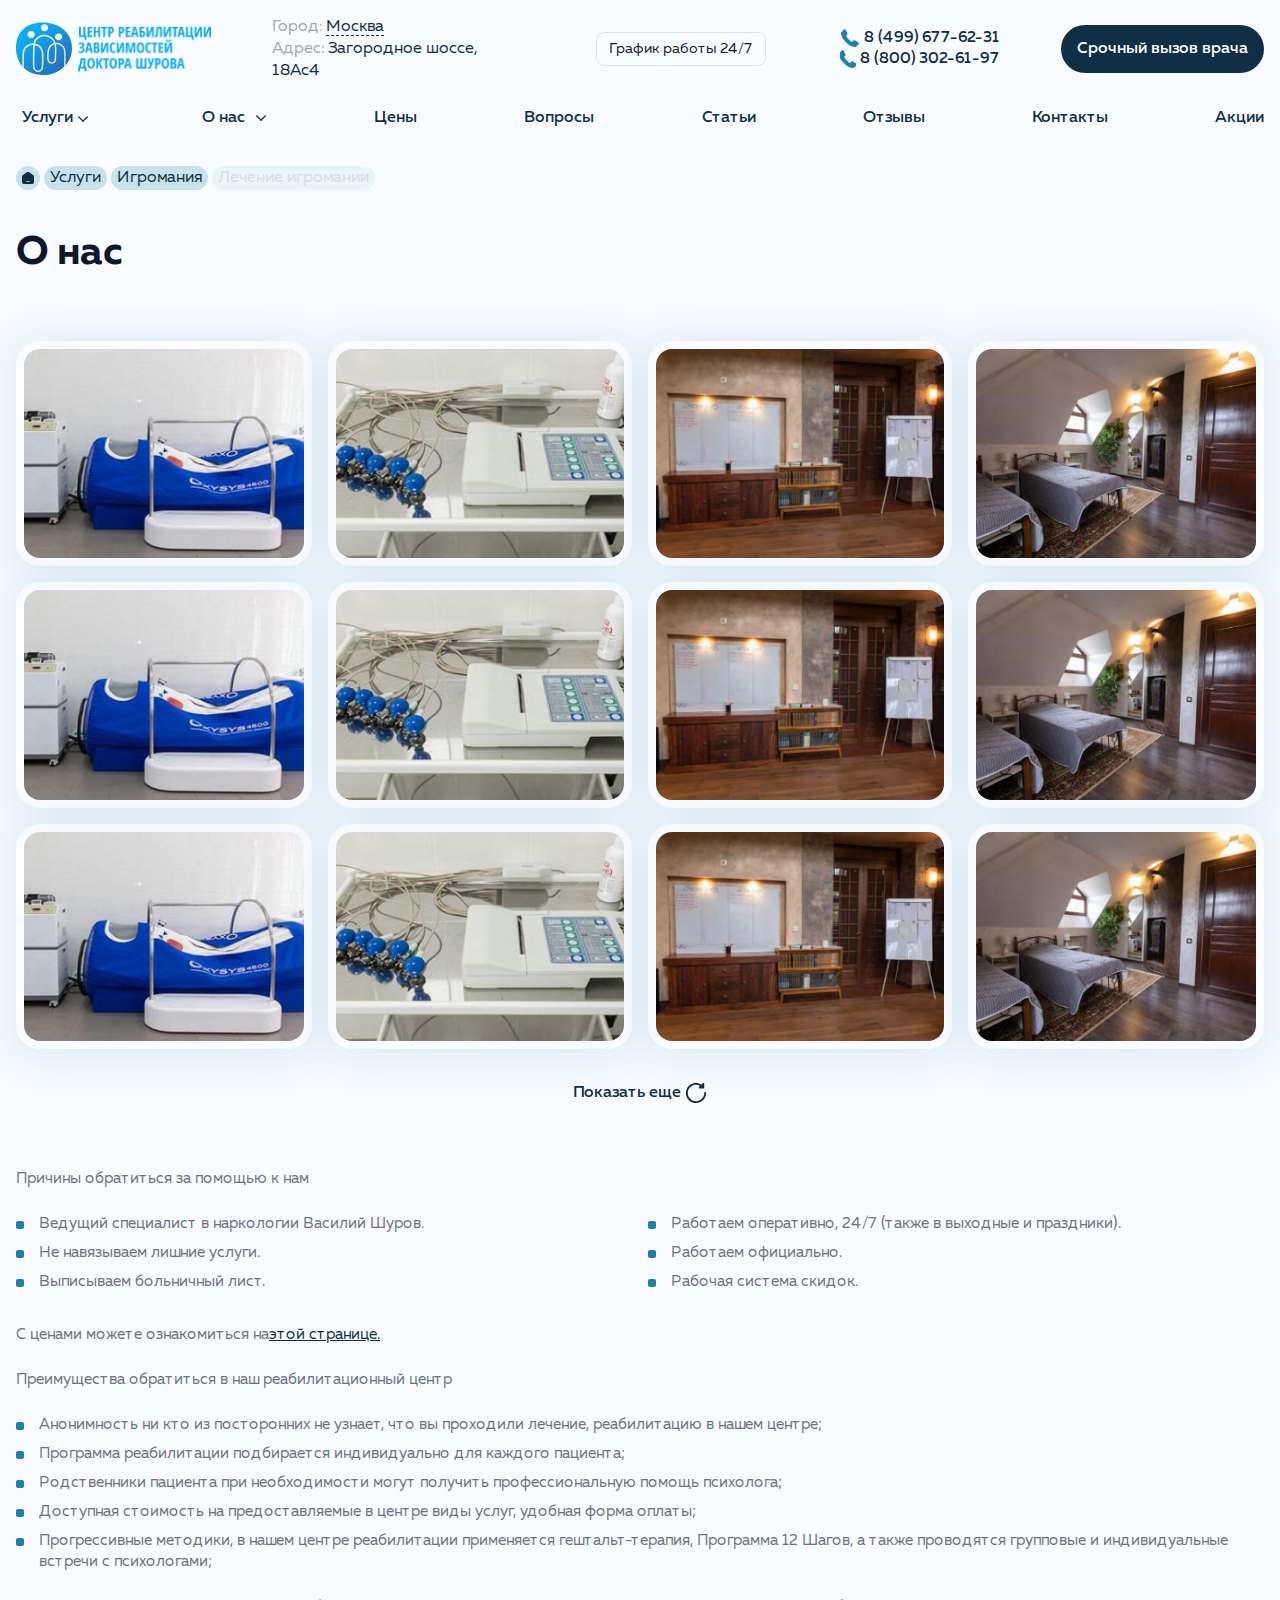
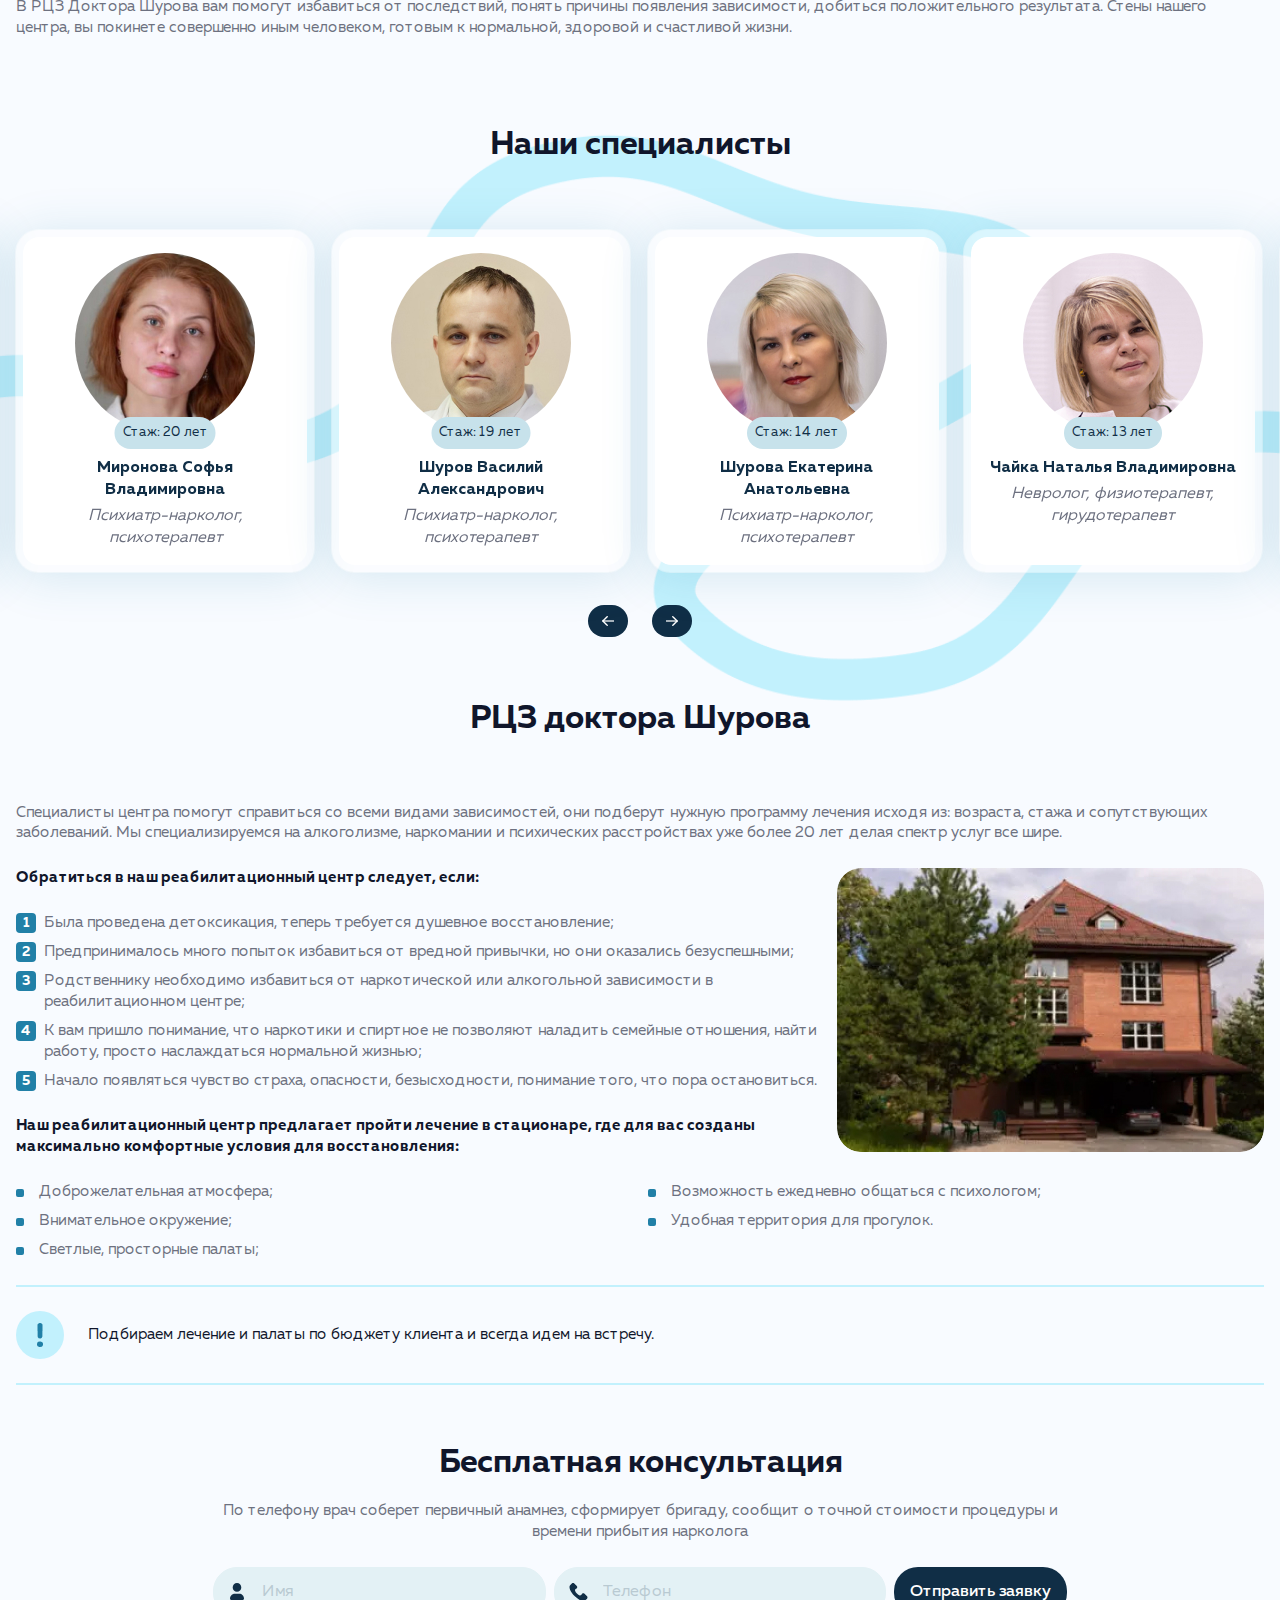
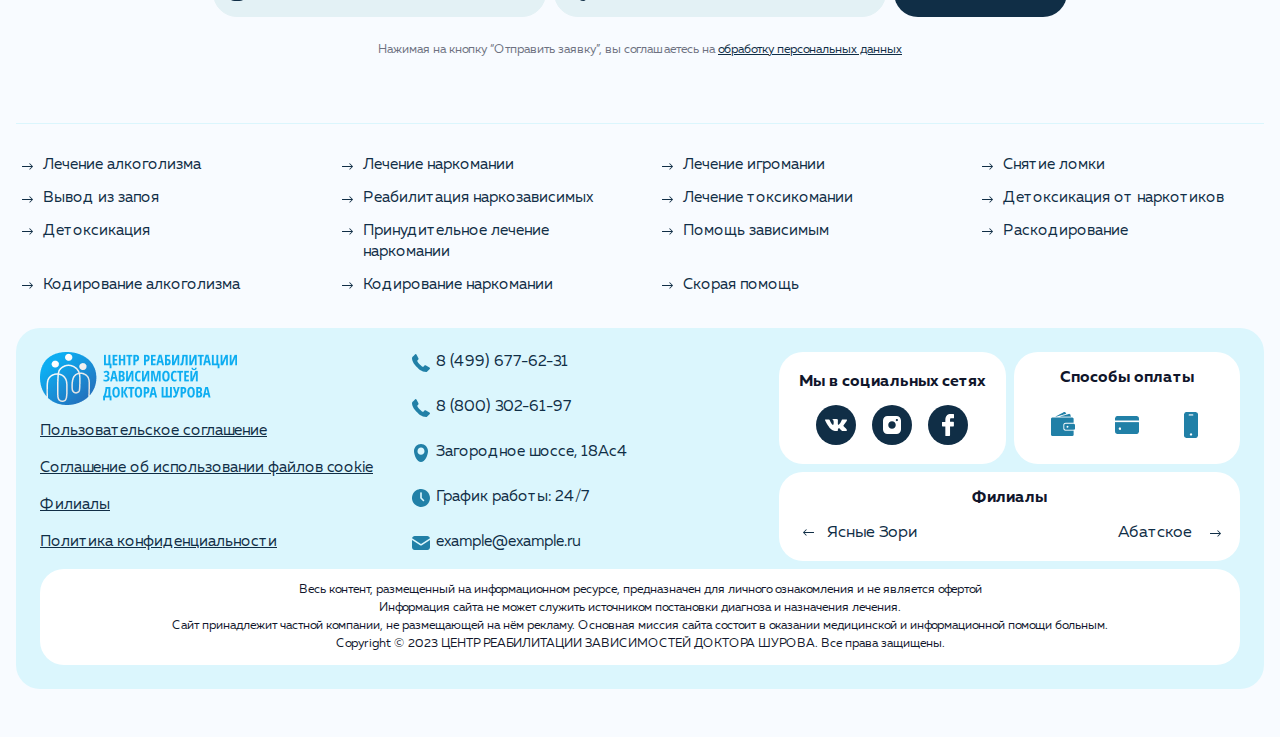
<file: about.html>
<!DOCTYPE html>
<html>
  <head>
    <title>О нас | anonim-alko.ru</title>
    <link rel="stylesheet" href="assets/css/main.min.css?v=1683887154818">
    <meta charset="UTF-8">
    <meta http-equiv="X-UA-Compatible" content="IE=edge">
    <meta name="viewport" content="width=device-width, initial-scale=1">
    <link rel="icon" href="favicon.ico">
  </head>
  <body>
    <div class="mobile__menu">
      <ul class="menu-list">
        <li class="menu-list__item">Услуги
          <svg class="down" width="26" height="26" viewBox="0 0 26 26" fill="none" xmlns="http://www.w3.org/2000/svg">
            <rect x="18.0996" y="15.125" width="1.20203" height="7.21219" transform="rotate(135 18.0996 15.125)" fill=""></rect>
            <rect x="8.75" y="15.9749" width="1.20203" height="7.21219" transform="rotate(-135 8.75 15.9749)" fill=""></rect>
          </svg>
          <ul class="submenu">
            <li class="title"><a href="#">Вывод из запоя</a>
              <svg class="down" width="20" height="20" viewBox="0 0 20 20" fill="none" xmlns="http://www.w3.org/2000/svg">
                <rect x="15.0996" y="12.125" width="1.20203" height="7.21219" transform="rotate(135 15.0996 12.125)" fill=""></rect>
                <rect x="5.75" y="12.9749" width="1.20203" height="7.21219" transform="rotate(-135 5.75 12.9749)" fill=""></rect>
              </svg>
              <ul class="submenu-sub">
                <li><a href="#">В стационаре</a></li>
                <li><a href="#">Капельница от похмелья</a></li>
                <li><a href="#">Капельница от запоя</a></li>
                <li><a href="#">Нарколог на дом</a></li>
                <li><a href="#">Капельница при алкогольной интоксикации</a></li>
                <li><a href="#">Принудительный вывод из запоя</a></li>
                <li><a href="#">Частный вытрезвитель</a></li>
                <li><a href="#">Вытрезвление на дому</a></li>
              </ul>
            </li>
            <li class="title"><a href="#">Вывод из запоя</a>
              <svg class="down" width="20" height="20" viewBox="0 0 20 20" fill="none" xmlns="http://www.w3.org/2000/svg">
                <rect x="15.0996" y="12.125" width="1.20203" height="7.21219" transform="rotate(135 15.0996 12.125)" fill=""></rect>
                <rect x="5.75" y="12.9749" width="1.20203" height="7.21219" transform="rotate(-135 5.75 12.9749)" fill=""></rect>
              </svg>
              <ul class="submenu-sub">
                <li><a href="#">В стационаре</a></li>
                <li><a href="#">Капельница от похмелья</a></li>
                <li><a href="#">Капельница от запоя</a></li>
                <li><a href="#">Нарколог на дом</a></li>
                <li><a href="#">Капельница при алкогольной интоксикации</a></li>
                <li><a href="#">Принудительный вывод из запоя</a></li>
                <li><a href="#">Частный вытрезвитель</a></li>
                <li><a href="#">Вытрезвление на дому</a></li>
              </ul>
            </li>
          </ul>
        </li>
        <li class="menu-list__item">О нас
          <svg class="down" width="26" height="26" viewBox="0 0 26 26" fill="none" xmlns="http://www.w3.org/2000/svg">
            <rect x="18.0996" y="15.125" width="1.20203" height="7.21219" transform="rotate(135 18.0996 15.125)" fill=""></rect>
            <rect x="8.75" y="15.9749" width="1.20203" height="7.21219" transform="rotate(-135 8.75 15.9749)" fill=""></rect>
          </svg>
          <ul class="submenu">
            <li class="title"><a href="#">Вывод из запоя</a></li>
            <li class="title"><a href="#">Вывод из запоя</a></li>
            <li class="title"><a href="#">Вывод из запоя</a></li>
          </ul>
        </li>
        <li class="menu-list__item"><a href="#">Цены</a></li>
        <li class="menu-list__item"><a href="#">Вопросы</a></li>
        <li class="menu-list__item"><a href="#">Статьи</a></li>
        <li class="menu-list__item"><a href="#">Отзывы</a></li>
        <li class="menu-list__item"><a href="#">Контакты</a></li>
        <li class="menu-list__item"><a href="#">Акции</a></li>
      </ul>
      <div class="mobile__city">
        <p>Город:&nbsp;<span>Москва</span></p>
      </div>
      <div class="mobile__adres">
        <p>Адрес:&nbsp;<span>Загородное шоссе, 18Ас4</span></p>
      </div>
      <div class="mobile__grafic">График работы 24/7</div>
    </div>
    <header>
      <div class="container">
        <div class="row header">
          <div class="col header__logo"><a href="/"><img src="assets/upload/logo.svg"><img class="logo-text" src="assets/upload/logo-text.png"></a></div>
          <div class="col header__adress">
            <p>Город:&nbsp;<span data-fancybox data-src="#city" data-touch="false">Москва</span></p>
            <p>Адрес:&nbsp;<span>Загородное шоссе, 18Ас4</span></p>
          </div>
          <div class="col header__time">
            <div class="time">График работы 24/7</div>
          </div>
          <div class="col header__links"><a href="tel:javascript:void(0)">8 (499) 677-62-31</a><a href="tel:javascript:void(0)">8 (800) 302-61-97</a></div>
          <div class="col header__callback">
            <button class="btn btn-primary" data-fancybox data-src="#callback" data-touch="false">Срочный вызов врача</button>
          </div>
          <div class="col header__burger"> 
            <div class="burger"> <span> </span><span> </span><span> </span></div>
          </div>
        </div>
        <div class="row"> 
          <div class="col pos-relative">
            <nav> 
              <ul> 
                <li>
                  <button class="menu-desktope">Услуги
                    <svg width="12" height="6" viewBox="0 0 12 6" fill="none" xmlns="http://www.w3.org/2000/svg">
                      <rect x="0.900146" y="0.875" width="1.20203" height="7.21219" transform="rotate(-45 0.900146 0.875)" fill=""></rect>
                      <rect x="10.2498" y="0.0251465" width="1.20203" height="7.21219" transform="rotate(45 10.2498 0.0251465)" fill=""></rect>
                    </svg>
                  </button>
                </li>
                <li class="has__child"><a href="javascript:void(0)">О нас
                    <svg width="12" height="6" viewBox="0 0 12 6" fill="none" xmlns="http://www.w3.org/2000/svg">
                      <rect x="0.900146" y="0.875" width="1.20203" height="7.21219" transform="rotate(-45 0.900146 0.875)" fill=""></rect>
                      <rect x="10.2498" y="0.0251465" width="1.20203" height="7.21219" transform="rotate(45 10.2498 0.0251465)" fill=""></rect>
                    </svg></a>
                  <ul class="submenus">
                    <li><a href="javascript:void(0)">Второй уровень</a></li>
                    <li><a href="javascript:void(0)"> Второй уровень</a></li>
                    <li><a href="javascript:void(0)">Второй уровень</a></li>
                  </ul>
                </li>
                <li><a href="javascript:void(0)">Цены</a></li>
                <li><a href="javascript:void(0)">Вопросы</a></li>
                <li><a href="javascript:void(0)">Статьи</a></li>
                <li><a href="javascript:void(0)">Отзывы</a></li>
                <li><a href="javascript:void(0)">Контакты</a></li>
                <li><a href="javascript:void(0)">Акции</a></li>
              </ul>
            </nav>
            <div class="menu-service-list">
              <div class="left">
                <ul class="menu">
                  <li><a href="#">Центр лечения</a></li>
                  <li><a href="#">Лечение Алкоголизма</a></li>
                  <li><a href="#">Лечение наркомании</a></li>
                  <!--li-->
                  <!--	a(href="#") Лечение игромании-->
                  <!--li-->
                  <!--	a(href="#") Лечение токсикомании-->
                  <!--li-->
                  <!--	a(href="#") Помощь-->
                  <!--li-->
                  <!--	a(href="#") Скорая помощь-->
                  <!--li-->
                  <!--	a(href="#") Горячая линия-->
                  <!--li-->
                  <!--	a(href="#") Адвокат по наркотикам-->
                  <!--li-->
                  <!--	a(href="#") Поддержка зависимых-->
                  <!--li-->
                  <!--	a(href="#") Группа созависимых-->
                </ul>
              </div>
              <div class="right">
                <div class="item is-active">
                  <ul>
                    <li><a href="#">В стационаре</a></li>
                    <li><a href="#">Капельница от похмелья</a></li>
                    <li><a href="#">Капельница от запоя</a></li>
                    <li><a href="#">Нарколог на дом</a></li>
                    <li><a href="#">Капельница при алкогольной интоксикации</a></li>
                    <li><a href="#">Принудительный вывод из запоя</a></li>
                    <li><a href="#">Частный вытрезвитель</a></li>
                    <li><a href="#">Вытрезвление на дому</a></li>
                    <li><a href="#">Лечение похмелья</a></li>
                    <li><a href="#">В стационаре</a></li>
                    <li><a href="#">Капельница от похмелья</a></li>
                    <li><a href="#">Капельница от запоя</a></li>
                    <li><a href="#">Нарколог на дом</a></li>
                    <li><a href="#">Капельница при алкогольной интоксикации</a></li>
                    <li><a href="#">Принудительный вывод из запоя</a></li>
                    <li><a href="#">Частный вытрезвитель</a></li>
                    <li><a href="#">Вытрезвление на дому</a></li>
                    <li><a href="#">Лечение похмелья</a></li>
                    <li><a href="#">В стационаре</a></li>
                    <li><a href="#">Капельница от похмелья</a></li>
                    <li><a href="#">Капельница от запоя</a></li>
                    <li><a href="#">Нарколог на дом</a></li>
                    <li><a href="#">Капельница при алкогольной интоксикации</a></li>
                    <li><a href="#">Принудительный вывод из запоя</a></li>
                    <li><a href="#">Частный вытрезвитель</a></li>
                    <li><a href="#">Вытрезвление на дому</a></li>
                    <li><a href="#">Лечение похмелья</a>
                      <li><a href="#">В стационаре</a></li>
                      <li><a href="#">Капельница от похмелья</a></li>
                      <li><a href="#">Капельница от запоя</a></li>
                      <li><a href="#">Нарколог на дом</a></li>
                      <li><a href="#">Капельница при алкогольной интоксикации</a></li>
                      <li><a href="#">Принудительный вывод из запоя</a></li>
                      <li><a href="#">Частный вытрезвитель</a></li>
                      <li><a href="#">Вытрезвление на дому</a></li>
                      <li><a href="#">Лечение похмелья</a></li>
                      <li><a href="#">В стационаре</a></li>
                      <li><a href="#">Капельница от похмелья</a></li>
                      <li><a href="#">Капельница от запоя</a></li>
                      <li><a href="#">Нарколог на дом</a></li>
                      <li><a href="#">Капельница при алкогольной интоксикации</a></li>
                      <li><a href="#">Принудительный вывод из запоя</a></li>
                      <li><a href="#">Частный вытрезвитель</a></li>
                      <li><a href="#">Вытрезвление на дому</a></li>
                      <li><a href="#">Лечение похмелья</a></li>
                      <li><a href="#">В стационаре</a></li>
                      <li><a href="#">Капельница от похмелья</a></li>
                      <li><a href="#">Капельница от запоя</a></li>
                      <li><a href="#">Нарколог на дом</a></li>
                      <li><a href="#">Капельница при алкогольной интоксикации</a></li>
                      <li><a href="#">Принудительный вывод из запоя</a></li>
                      <li><a href="#">Частный вытрезвитель</a></li>
                      <li><a href="#">Вытрезвление на дому</a></li>
                      <li><a href="#">Лечение похмелья</a></li>
                    </li>
                  </ul>
                </div>
                <div class="item">
                  <ul>
                    <li><a href="#">В стационаре2</a></li>
                    <li><a href="#">Капельница от похмелья2</a></li>
                    <li><a href="#">Капельница от запоя2</a></li>
                    <li><a href="#">Нарколог на дом2</a></li>
                    <li><a href="#">Капельница при алкогольной интоксикации2</a></li>
                    <li><a href="#">Принудительный вывод из запоя2</a></li>
                    <li><a href="#">Частный вытрезвитель2</a></li>
                    <li><a href="#">Вытрезвление на дому2</a></li>
                    <li><a href="#">Лечение похмелья2</a></li>
                  </ul>
                </div>
                <div class="item">
                  <ul>
                    <li><a href="#">В стационаре3</a></li>
                    <li><a href="#">Капельница от похмелья3</a></li>
                    <li><a href="#">Капельница от запоя3</a></li>
                    <li><a href="#">Нарколог на дом3</a></li>
                    <li><a href="#">Капельница при алкогольной интоксикации3</a></li>
                    <li><a href="#">Принудительный вывод из запоя3</a></li>
                    <li><a href="#">Частный вытрезвитель3</a></li>
                    <li><a href="#">Вытрезвление на дому3</a></li>
                    <li><a href="#">Лечение похмелья3</a></li>
                  </ul>
                </div>
              </div>
            </div>
          </div>
        </div>
      </div>
    </header>
    <section class="s-breadcrumb">
      <div class="container">
        <div class="breadcrumb"><a class="breadcrumb__home" href="/">
            <svg width="12" height="12" viewBox="0 0 12 12" fill="none" xmlns="http://www.w3.org/2000/svg">
              <path fill-rule="evenodd" clip-rule="evenodd" d="M4.8144 0.369182C5.16363 0.128681 5.57688 0 6 0C6.42312 0 6.83637 0.128681 7.1856 0.369182L11.0856 3.0561C11.3674 3.25015 11.5979 3.51045 11.7573 3.81444C11.9166 4.11843 11.9999 4.45694 12 4.80066V9.88575C12 10.4465 11.7788 10.9843 11.3849 11.3808C10.9911 11.7773 10.457 12 9.9 12H2.1C1.54305 12 1.0089 11.7773 0.615076 11.3808C0.221249 10.9843 0 10.4465 0 9.88575V4.80066C8.24066e-05 4.45694 0.0833991 4.11843 0.242733 3.81444C0.402067 3.51045 0.632613 3.25015 0.9144 3.0561L4.8144 0.369182ZM4.5 9.28167C4.42044 9.28167 4.34413 9.31349 4.28787 9.37014C4.23161 9.42678 4.2 9.5036 4.2 9.58371C4.2 9.66381 4.23161 9.74064 4.28787 9.79728C4.34413 9.85392 4.42044 9.88575 4.5 9.88575H7.5C7.57957 9.88575 7.65587 9.85392 7.71213 9.79728C7.76839 9.74064 7.8 9.66381 7.8 9.58371C7.8 9.5036 7.76839 9.42678 7.71213 9.37014C7.65587 9.31349 7.57957 9.28167 7.5 9.28167H4.5Z" fill=""></path>
            </svg></a><a class="breadcrumb__link" href="javascript:void(0)">Услуги</a><a class="breadcrumb__link" href="javascript:void(0)">Игромания</a>
          <div class="breadcrumb__current">Лечение игромании</div>
        </div>
      </div>
    </section>
    <main>
      <section class="s-title-service">
        <div class="container">
          <h1>О нас</h1>
        </div>
      </section>
      <section class="s-about-page">
        <div class="container">
          <div class="row fotogallery"><a class="col fotogallery__item" data-fancybox="fotogal" href="assets/upload/fotogal1.jpg"><img src="assets/upload/fotogal1.jpg" alt="картинка из фотогалереии"></a><a class="col fotogallery__item" data-fancybox="fotogal" href="assets/upload/fotogal2.jpg"><img src="assets/upload/fotogal2.jpg" alt="картинка из фотогалереии"></a><a class="col fotogallery__item" data-fancybox="fotogal" href="assets/upload/fotogal3.jpg"><img src="assets/upload/fotogal3.jpg" alt="картинка из фотогалереии"></a><a class="col fotogallery__item" data-fancybox="fotogal" href="assets/upload/fotogal4.jpg"><img src="assets/upload/fotogal4.jpg" alt="картинка из фотогалереии"></a><a class="col fotogallery__item" data-fancybox="fotogal" href="assets/upload/fotogal1.jpg"><img src="assets/upload/fotogal1.jpg" alt="картинка из фотогалереии"></a><a class="col fotogallery__item" data-fancybox="fotogal" href="assets/upload/fotogal2.jpg"><img src="assets/upload/fotogal2.jpg" alt="картинка из фотогалереии"></a><a class="col fotogallery__item" data-fancybox="fotogal" href="assets/upload/fotogal3.jpg"><img src="assets/upload/fotogal3.jpg" alt="картинка из фотогалереии"></a><a class="col fotogallery__item" data-fancybox="fotogal" href="assets/upload/fotogal4.jpg"><img src="assets/upload/fotogal4.jpg" alt="картинка из фотогалереии"></a><a class="col fotogallery__item" data-fancybox="fotogal" href="assets/upload/fotogal1.jpg"><img src="assets/upload/fotogal1.jpg" alt="картинка из фотогалереии"></a><a class="col fotogallery__item" data-fancybox="fotogal" href="assets/upload/fotogal2.jpg"><img src="assets/upload/fotogal2.jpg" alt="картинка из фотогалереии"></a><a class="col fotogallery__item" data-fancybox="fotogal" href="assets/upload/fotogal3.jpg"><img src="assets/upload/fotogal3.jpg" alt="картинка из фотогалереии"></a><a class="col fotogallery__item" data-fancybox="fotogal" href="assets/upload/fotogal4.jpg"><img src="assets/upload/fotogal4.jpg" alt="картинка из фотогалереии"></a>
            <div class="col fotogallery__more justify-center">
              <button class="btn btn-more">Показать еще
                <svg width="22" height="22" viewBox="0 0 22 22" fill="none" xmlns="http://www.w3.org/2000/svg">
                  <g clip-path="url(#clip0_176_2633)">
                    <path d="M20.166 10.0833C19.9229 10.0833 19.6897 10.1799 19.5178 10.3518C19.3459 10.5237 19.2494 10.7569 19.2494 11C19.2494 12.6317 18.7655 14.2268 17.859 15.5835C16.9525 16.9402 15.664 17.9976 14.1565 18.622C12.649 19.2464 10.9902 19.4098 9.38986 19.0915C7.78952 18.7732 6.31951 17.9874 5.16572 16.8336C4.01194 15.6799 3.2262 14.2099 2.90787 12.6095C2.58955 11.0092 2.75292 9.35037 3.37735 7.84288C4.00177 6.33539 5.05919 5.04691 6.4159 4.14039C7.7726 3.23387 9.36766 2.75001 10.9994 2.75001C12.4199 2.74747 13.8166 3.1159 15.051 3.81885L14.0179 4.85193C13.8898 4.98013 13.8025 5.14345 13.7672 5.32124C13.7318 5.49903 13.75 5.68331 13.8193 5.85078C13.8887 6.01826 14.0061 6.16141 14.1569 6.26213C14.3076 6.36286 14.4847 6.41664 14.666 6.41668H18.3327C18.5758 6.41668 18.809 6.3201 18.9809 6.1482C19.1528 5.97629 19.2494 5.74313 19.2494 5.50001V1.83335C19.2493 1.65208 19.1955 1.47489 19.0948 1.32418C18.9941 1.17347 18.8509 1.05601 18.6835 0.986644C18.516 0.917279 18.3317 0.899127 18.1539 0.93448C17.9761 0.969834 17.8128 1.05711 17.6846 1.18526L16.3912 2.47502C14.7797 1.45109 12.9086 0.910307 10.9994 0.916682C9.00506 0.916682 7.05555 1.50806 5.39735 2.61603C3.73916 3.724 2.44675 5.2988 1.68357 7.14129C0.920385 8.98378 0.720701 11.0112 1.10977 12.9672C1.49884 14.9232 2.45918 16.7198 3.86936 18.13C5.27954 19.5402 7.07622 20.5005 9.03219 20.8896C10.9882 21.2787 13.0156 21.079 14.8581 20.3158C16.7006 19.5526 18.2754 18.2602 19.3833 16.602C20.4913 14.9438 21.0827 12.9943 21.0827 11C21.0827 10.7569 20.9861 10.5237 20.8142 10.3518C20.6423 10.1799 20.4091 10.0833 20.166 10.0833Z" fill=""></path>
                  </g>
                  <defs>
                    <clipPath id="clip0_176_2633">
                      <rect width="22" height="22" fill="white"></rect>
                    </clipPath>
                  </defs>
                </svg>
              </button>
            </div>
          </div>
        </div>
      </section>
      <section class="s-text">
        <div class="container">
          <div class="text">
            <p>Причины обратиться за помощью к нам</p>
            <ul class="two-column">
              <li>Ведущий специалист в наркологии Василий Шуров.</li>
              <li>Работаем оперативно, 24/7 (также в выходные и праздники).</li>
              <li>Не навязываем лишние услуги.</li>
              <li>Работаем официально.</li>
              <li>Выписываем больничный лист.</li>
              <li>Рабочая система скидок.</li>
            </ul>
            <p>С ценами можете ознакомиться на<a href="javascript:void(0)">этой странице.</a></p>
            <p>Преимущества обратиться в наш реабилитационный центр</p>
            <ul>
              <li>Анонимность ни кто из посторонних не узнает, что вы проходили лечение, реабилитацию в нашем центре;</li>
              <li>Программа реабилитации подбирается индивидуально для каждого пациента;</li>
              <li>Родственники пациента при необходимости могут получить профессиональную помощь психолога;</li>
              <li>Доступная стоимость на предоставляемые в центре виды услуг, удобная форма оплаты;</li>
              <li>Прогрессивные методики, в нашем центре реабилитации применяется гештальт-терапия, Программа 12 Шагов, а также проводятся групповые и индивидуальные встречи с психологами;</li>
            </ul>
            <p>В РЦЗ Доктора Шурова вам помогут избавиться от последствий, понять причины появления зависимости, добиться положительного результата. Стены нашего центра, вы покинете совершенно иным человеком, готовым к нормальной, здоровой и счастливой жизни.</p>
          </div>
        </div>
      </section>
      <section class="s-doctors">
        <div class="container">
          <div class="row">
            <div class="col">
              <div class="block__title">Наши специалисты</div>
            </div>
          </div>
          <div class="doctors doctors-slider owl-carousel"><a class="doctors__element" href="javascript:void(0)">
              <div class="doctors__image"><img src="assets/upload/doctor-1.jpg" alt="">
                <div class="doctors__epirience">Стаж: 20 лет</div>
              </div>
              <div class="doctors__name">Миронова Софья Владимировна</div>
              <div class="doctors__speciality">Психиатр-нарколог, психотерапевт</div></a><a class="doctors__element" href="javascript:void(0)">
              <div class="doctors__image"><img src="assets/upload/doctor-2.jpg" alt="">
                <div class="doctors__epirience">Стаж: 19 лет</div>
              </div>
              <div class="doctors__name">Шуров Василий Александрович</div>
              <div class="doctors__speciality">Психиатр-нарколог, психотерапевт</div></a><a class="doctors__element" href="javascript:void(0)">
              <div class="doctors__image"><img src="assets/upload/doctor-3.jpg" alt="">
                <div class="doctors__epirience">Стаж: 14 лет</div>
              </div>
              <div class="doctors__name">Шурова Екатерина Анатольевна</div>
              <div class="doctors__speciality">Психиатр-нарколог, психотерапевт</div></a><a class="doctors__element" href="javascript:void(0)">
              <div class="doctors__image"><img src="assets/upload/doctor-4.jpg" alt="">
                <div class="doctors__epirience">Стаж: 13 лет</div>
              </div>
              <div class="doctors__name">Чайка Наталья Владимировна</div>
              <div class="doctors__speciality">Невролог, физиотерапевт, гирудотерапевт</div></a><a class="doctors__element" href="javascript:void(0)">
              <div class="doctors__image"><img src="assets/upload/doctor-1.jpg" alt="">
                <div class="doctors__epirience">Стаж: 20 лет</div>
              </div>
              <div class="doctors__name">Миронова Софья Владимировна</div>
              <div class="doctors__speciality">Психиатр-нарколог, психотерапевт</div></a><a class="doctors__element" href="javascript:void(0)">
              <div class="doctors__image"><img src="assets/upload/doctor-2.jpg" alt="">
                <div class="doctors__epirience">Стаж: 19 лет</div>
              </div>
              <div class="doctors__name">Шуров Василий Александрович</div>
              <div class="doctors__speciality">Психиатр-нарколог, психотерапевт</div></a><a class="doctors__element" href="javascript:void(0)">
              <div class="doctors__image"><img src="assets/upload/doctor-3.jpg" alt="">
                <div class="doctors__epirience">Стаж: 14 лет</div>
              </div>
              <div class="doctors__name">Шурова Екатерина Анатольевна</div>
              <div class="doctors__speciality">Психиатр-нарколог, психотерапевт</div></a><a class="doctors__element" href="javascript:void(0)">
              <div class="doctors__image"><img src="assets/upload/doctor-4.jpg" alt="">
                <div class="doctors__epirience">Стаж: 13 лет</div>
              </div>
              <div class="doctors__name">Чайка Наталья Владимировна</div>
              <div class="doctors__speciality">Невролог, физиотерапевт, гирудотерапевт</div></a></div>
        </div>
      </section>
      <section class="s-about-page-text">
        <div class="container">
          <div class="row">
            <div class="col">
              <div class="block__title">РЦЗ доктора Шурова</div>
            </div>
          </div>
          <div class="text">
            <p>Специалисты центра помогут справиться со всеми видами зависимостей, они подберут нужную программу лечения исходя из: возраста, стажа и сопутствующих заболеваний. Мы специализируемся на алкоголизме, наркомании и психических расстройствах уже более 20 лет делая спектр услуг все шире.</p><img src="assets/upload/text-image-2.jpg" alt="картинка центра" style="float:right;">
            <p><b>Обратиться в наш реабилитационный центр следует, если:</b></p>
            <ol>
              <li>Была проведена детоксикация, теперь требуется душевное восстановление;</li>
              <li>Предпринималось много попыток избавиться от вредной привычки, но они оказались безуспешными;</li>
              <li>Родственнику необходимо избавиться от наркотической или алкогольной зависимости в реабилитационном центре;</li>
              <li>К вам пришло понимание, что наркотики и спиртное не позволяют наладить семейные отношения, найти работу, просто наслаждаться нормальной жизнью;</li>
              <li>Начало появляться чувство страха, опасности, безысходности, понимание того, что пора остановиться.</li>
            </ol>
            <p><b>Наш реабилитационный центр предлагает пройти лечение в стационаре, где для вас созданы максимально комфортные условия для восстановления:</b></p>
            <ul class="two-column">
              <li>Доброжелательная атмосфера;</li>
              <li>Возможность ежедневно общаться с психологом;</li>
              <li>Внимательное окружение;</li>
              <li>Удобная территория для прогулок.</li>
              <li>Светлые, просторные палаты;</li>
            </ul>
            <div class="blockquote">Подбираем лечение и палаты по бюджету клиента и всегда идем на встречу.</div>
          </div>
        </div>
      </section>
      <section class="s-form-two">
        <div class="container">
          <div class="row form justify-center">
            <div class="col form__form">
              <form class="form__wrapper">
                <div class="form__title">Бесплатная консультация</div>
                <div class="form__subtitle">По телефону врач соберет первичный анамнез, сформирует бригаду, сообщит о точной стоимости процедуры и времени прибытия нарколога</div>
                <div class="form__main">
                  <div class="form__group form__group-light form__group-persone">
                    <input type="text" placeholder="Имя" name="f_name">
                  </div>
                  <div class="form__group form__group-light form__group-phone">
                    <input type="tel" placeholder="Телефон" name="f_phone">
                  </div>
                  <button class="btn btn-primary">Отправить заявку</button>
                </div>
                <div class="form__politic">Нажимая на кнопку “Отправить заявку”, вы соглашаетесь на&nbsp;<a href="javascript:void(0)">обработку персональных данных</a></div>
              </form>
            </div>
          </div>
        </div>
      </section>
      <section class="s-links">
        <div class="container">
          <div class="row links"><a class="col links__element" href="javascript:void(0)">Лечение алкоголизма</a><a class="col links__element" href="javascript:void(0)">Лечение наркомании</a><a class="col links__element" href="javascript:void(0)">Лечение игромании</a><a class="col links__element" href="javascript:void(0)">Снятие ломки</a><a class="col links__element" href="javascript:void(0)">Вывод из запоя</a><a class="col links__element" href="javascript:void(0)">Реабилитация наркозависимых</a><a class="col links__element" href="javascript:void(0)">Лечение токсикомании</a><a class="col links__element" href="javascript:void(0)">Детоксикация от наркотиков</a><a class="col links__element" href="javascript:void(0)">Детоксикация</a><a class="col links__element" href="javascript:void(0)">Принудительное лечение наркомании</a><a class="col links__element" href="javascript:void(0)">Помощь зависимым</a><a class="col links__element" href="javascript:void(0)">Раскодирование</a><a class="col links__element" href="javascript:void(0)">Кодирование алкоголизма</a><a class="col links__element" href="javascript:void(0)">Кодирование наркомании</a><a class="col links__element" href="javascript:void(0)">Скорая помощь</a>
          </div>
        </div>
      </section>
    </main>
    <footer>
      <div class="container">
        <div class="row footer">
          <div class="col footer__element">
            <div class="footer__logo"><img src="assets/upload/footer__logo.png"></div>
            <div class="footer__documents"><a href="javascript:void(0)">Пользовательское соглашение</a><a href="javascript:void(0)">Cоглашение об использовании файлов cookie</a><a href="javascript:void(0)">Филиалы</a><a href="javascript:void(0)">Политика конфиденциальности</a></div>
          </div>
          <div class="col footer__element"><a class="footer__links footer__links-phone" href="javascript:void(0)">8 (499) 677-62-31</a><a class="footer__links footer__links-phone" href="javascript:void(0)">8 (800) 302-61-97</a>
            <div class="footer__text footer__links-pin">Загородное шоссе, 18Ас4</div>
            <div class="footer__text footer__links-time">График работы: 24/7</div><a class="footer__links footer__links-mail" href="javascript:void(0)">example@example.ru</a>
          </div>
          <div class="col footer__element">
            <div class="footer__item footer__item-small">
              <div class="footer__title">Мы в социальных сетях</div>
              <div class="social"><a class="social__item social__item-vk" href="javascript:void(0)" rel="nofollow"></a><a class="social__item social__item-inst" href="javascript:void(0)" rel="nofollow"></a><a class="social__item social__item-fb" href="javascript:void(0)" rel="nofollow"></a></div>
            </div>
            <div class="footer__item footer__item-small">
              <div class="footer__title">Способы оплаты</div>
              <div class="payments"><img class="paymants__item" src="assets/upload/payments-1.png"><img class="paymants__item" src="assets/upload/payments-2.png"><img class="paymants__item" src="assets/upload/payments-3.png"></div>
            </div>
            <div class="footer__item footer__item-big">
              <div class="footer__title">Филиалы</div>
              <div class="regions">
                <button class="regions__item regions__item-prev">Ясные Зори</button>
                <button class="regions__item regions__item-next">Абатское</button>
              </div>
            </div>
          </div>
          <div class="col footer__copyright">
            <div class="footer__wrapper">Весь контент, размещенный на информационном ресурсе, предназначен для личного ознакомления и не является офертой<br>Информация сайта не может служить источником постановки диагноза и назначения лечения.<br>Сайт принадлежит частной компании, не размещающей на нём рекламу. Основная миссия сайта состоит в оказании медицинской и информационной помощи больным.<br>Copyright © 2023 ЦЕНТР РЕАБИЛИТАЦИИ ЗАВИСИМОСТЕЙ ДОКТОРА ШУРОВА. Все права защищены.</div>
          </div>
        </div>
      </div>
    </footer>
    <div class="modal modal-callback" id="callback">
      <div class="modal__title">
        <button class="modal__close" onclick="$.fancybox.close();" type="button"></button>Оставить заявку
      </div>
      <form>
        <div class="form__main">
          <div class="form__group form__group-light form__group-persone">
            <input type="text" placeholder="Имя" name="f_name">
          </div>
          <div class="form__group form__group-light form__group-phone">
            <input type="tel" placeholder="Телефон" name="f_phone">
          </div>
          <div class="form__politic">Нажимая на кнопку “Отправить заявку”, вы соглашаетесь на<a href="javascript:void(0)">обработку персональных данных</a></div>
          <div class="form__button">
            <button class="btn btn-secondary" onclick="$.fancybox.close();" type="button">Закрыть</button>
            <button class="btn btn-primary" type="submit">Отправить</button>
          </div>
        </div>
      </form>
    </div>
    <div class="modal modal-callback" id="appointment">
      <div class="modal__title">
        <button class="modal__close" onclick="$.fancybox.close();" type="button"></button>Запись на приём
      </div>
      <div class="modal__doctor-name">Шуров Василий Александрович</div>
      <form>
        <div class="form__main">
          <div class="form__group form__group-light form__group-phone">
            <input type="tel" placeholder="Телефон" name="f_phone">
          </div>
          <div class="form__politic">Нажимая на кнопку “Записаться”, вы соглашаетесь на<a href="javascript:void(0)">обработку персональных данных</a></div>
          <div class="form__button">
            <button class="btn btn-secondary" onclick="$.fancybox.close();" type="button">Закрыть</button>
            <button class="btn btn-primary" type="submit">Записаться</button>
          </div>
        </div>
      </form>
    </div>
    <div class="modal modal-thanks" id="thanks">
      <div class="modal__title">
        <button class="modal__close" onclick="$.fancybox.close();" type="button"></button>Заявка отправлена
      </div>
      <div class="modal__text">В ближайшее время мы с вами свяжемся, ожидайте звонка оператора</div>
      <button class="btn btn-primary" onclick="$.fancybox.close();" type="button">Закрыть</button>
    </div>
    <div class="modal modal-city" id="city">
      <div class="modal__title">
        <button class="modal__close" onclick="$.fancybox.close();" type="button"></button>Выбор города
        <button class="modal__close-city" onclick="$.fancybox.close();" type="button"></button>
      </div>
      <form class="modal__search">
        <div class="modal__group modal__group-search">
          <input id="searchCityInput" type="text" placeholder="Введите название города">
        </div>
        <button class="btn btn-secondary" type="reset" disabled>Очистить
          <svg width="22" height="22" viewBox="0 0 22 22" fill="none" xmlns="http://www.w3.org/2000/svg">
            <path d="M5.85713 17.2222C5.85713 18.2045 6.62426 19 7.57143 19H14.4286C15.3757 19 16.1429 18.2045 16.1429 17.2222V6.55554H5.85713V17.2222ZM14 3.88888L13.1428 3H8.85715L7.99998 3.88888H5V5.66667H17V3.88888H14Z" fill=""></path>
          </svg>
        </button>
        <button class="btn btn-primary">Найти</button>
      </form>
      <div class="modal__city-list">
        <div class="modal__city-item">
          <div class="modal__city-letter">а</div><a class="modal__city-element" href="javascript:void(0)">Большое название города</a><a class="modal__city-element" href="javascript:void(0)">Большое название города</a><a class="modal__city-element" href="javascript:void(0)">Большое название города</a><a class="modal__city-element" href="javascript:void(0)">Большое название города</a><a class="modal__city-element" href="javascript:void(0)">Большое название города</a><a class="modal__city-element" href="javascript:void(0)">Большое название города</a><a class="modal__city-element" href="javascript:void(0)">Большое название города</a><a class="modal__city-element" href="javascript:void(0)">Большое название города</a><a class="modal__city-element" href="javascript:void(0)">Большое название города</a><a class="modal__city-element" href="javascript:void(0)">Большое название города</a><a class="modal__city-element" href="javascript:void(0)">Большое название города</a><a class="modal__city-element" href="javascript:void(0)">Большое название города</a><a class="modal__city-element" href="javascript:void(0)">Большое название города</a><a class="modal__city-element" href="javascript:void(0)">Большое название города</a><a class="modal__city-element" href="javascript:void(0)">Большое название города</a><a class="modal__city-element" href="javascript:void(0)">Большое название города</a><a class="modal__city-element" href="javascript:void(0)">Большое название города</a><a class="modal__city-element" href="javascript:void(0)">Большое название города</a>
        </div>
        <div class="modal__city-item">
          <div class="modal__city-letter">б</div><a class="modal__city-element" href="javascript:void(0)">Большое название города</a><a class="modal__city-element" href="javascript:void(0)">Большое название города</a><a class="modal__city-element" href="javascript:void(0)">Большое название города</a><a class="modal__city-element" href="javascript:void(0)">Большое название города</a><a class="modal__city-element" href="javascript:void(0)">Большое название города</a><a class="modal__city-element" href="javascript:void(0)">Большое название города</a><a class="modal__city-element" href="javascript:void(0)">Большое название города</a><a class="modal__city-element" href="javascript:void(0)">Большое название города</a><a class="modal__city-element" href="javascript:void(0)">Большое название города</a><a class="modal__city-element" href="javascript:void(0)">Большое название города</a><a class="modal__city-element" href="javascript:void(0)">Большое название города</a><a class="modal__city-element" href="javascript:void(0)">Большое название города</a><a class="modal__city-element" href="javascript:void(0)">Большое название города</a><a class="modal__city-element" href="javascript:void(0)">Большое название города</a><a class="modal__city-element" href="javascript:void(0)">Большое название города</a><a class="modal__city-element" href="javascript:void(0)">Большое название города</a><a class="modal__city-element" href="javascript:void(0)">Большое название города</a><a class="modal__city-element" href="javascript:void(0)">Большое название города</a>
        </div>
        <div class="modal__city-item">
          <div class="modal__city-letter">в</div><a class="modal__city-element" href="javascript:void(0)">Большое название города</a><a class="modal__city-element" href="javascript:void(0)">Большое название города</a><a class="modal__city-element" href="javascript:void(0)">Большое название города</a><a class="modal__city-element" href="javascript:void(0)">Большое название города</a><a class="modal__city-element" href="javascript:void(0)">Большое название города</a><a class="modal__city-element" href="javascript:void(0)">Большое название города</a><a class="modal__city-element" href="javascript:void(0)">Большое название города</a><a class="modal__city-element" href="javascript:void(0)">Большое название города</a><a class="modal__city-element" href="javascript:void(0)">Большое название города</a><a class="modal__city-element" href="javascript:void(0)">Большое название города</a><a class="modal__city-element" href="javascript:void(0)">Большое название города</a><a class="modal__city-element" href="javascript:void(0)">Большое название города</a><a class="modal__city-element" href="javascript:void(0)">Большое название города</a><a class="modal__city-element" href="javascript:void(0)">Большое название города</a><a class="modal__city-element" href="javascript:void(0)">Большое название города</a><a class="modal__city-element" href="javascript:void(0)">Большое название города</a><a class="modal__city-element" href="javascript:void(0)">Большое название города</a><a class="modal__city-element" href="javascript:void(0)">Большое название города</a>
        </div>
      </div>
      <!--.modal__city-result-->
      <!--    a.modal__city-element(href='javascript:void(0)') Большое название города-->
      <!--    a.modal__city-element(href='javascript:void(0)') Большое название города-->
      <!--    a.modal__city-element(href='javascript:void(0)') Большое название города-->
      <!--    a.modal__city-element(href='javascript:void(0)') Большое название города-->
      <!--    a.modal__city-element(href='javascript:void(0)') Большое название города-->
      <!--    a.modal__city-element(href='javascript:void(0)') Большое название города-->
      <!--.modal__city-notfound-->
      <!--    img(src='assets/upload/not-found.png')-->
      <!--    .modal__city-text Поиск не дал результатов-->
      <!--    button.btn.btn-secondary#cleanInputSearchCity(type='reset') Очистить-->
      <!--        svg(width='22', height='22', viewBox='0 0 22 22', fill='none', xmlns='http://www.w3.org/2000/svg')-->
      <!--            path(d='M5.85713 17.2222C5.85713 18.2045 6.62426 19 7.57143 19H14.4286C15.3757 19 16.1429 18.2045 16.1429 17.2222V6.55554H5.85713V17.2222ZM14 3.88888L13.1428 3H8.85715L7.99998 3.88888H5V5.66667H17V3.88888H14Z', fill='')-->
    </div>
    <script src="https://api-maps.yandex.ru/2.1/?lang=ru_RU&amp;apikey=eb505fe6-1302-4c4e-8cbc-e50446915e83"></script>
    <script src="assets/js/libs.min.js?v=1683887154818"></script>
    <script src="assets/js/scripts.min.js?v=1683887154818"></script>
    <script type="text/javascript">
      ymaps.ready(init);
      function init() {
      	var myMap = new ymaps.Map("map", {
      		center: [55.76, 37.64],
      		zoom: 10
      	}, {
      		searchControlProvider: 'yandex#search'
      	});
      
      	// Вывод меток...
      }
    </script>
  </body>
</html>
</file>
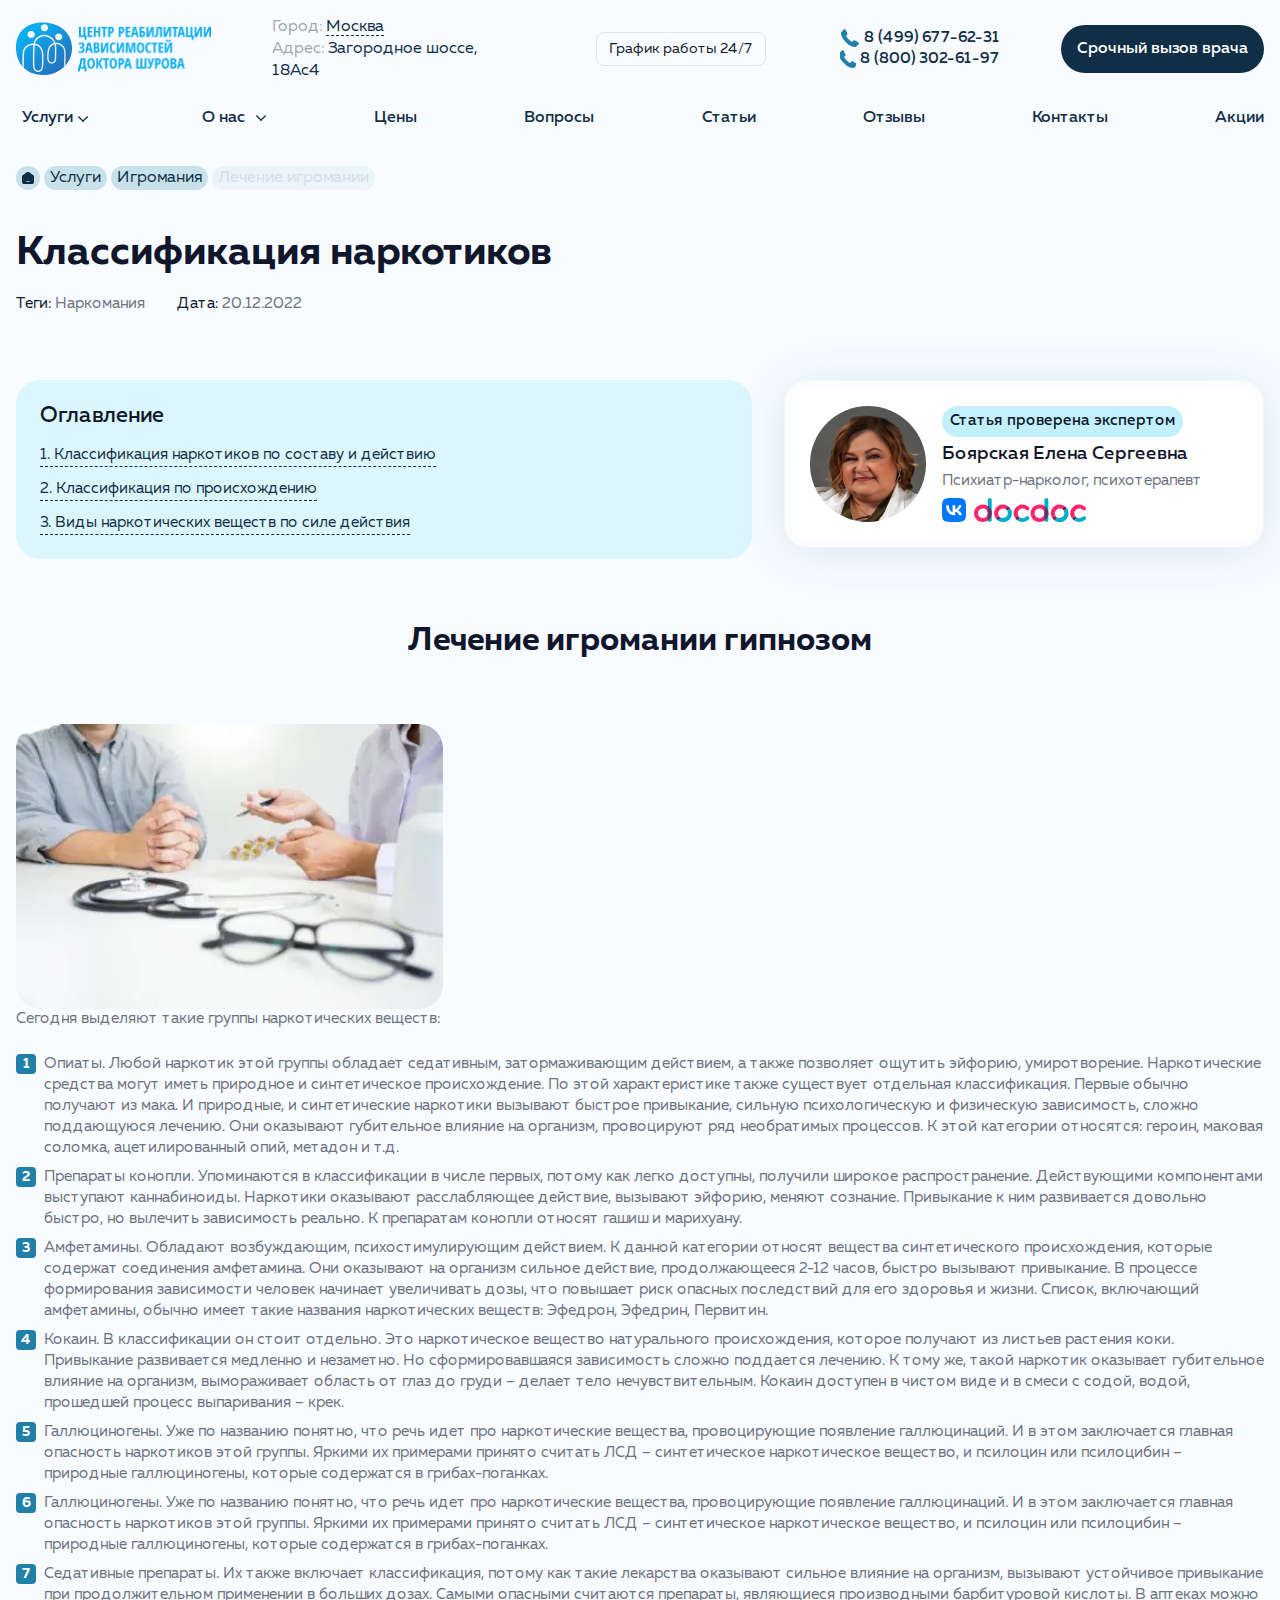
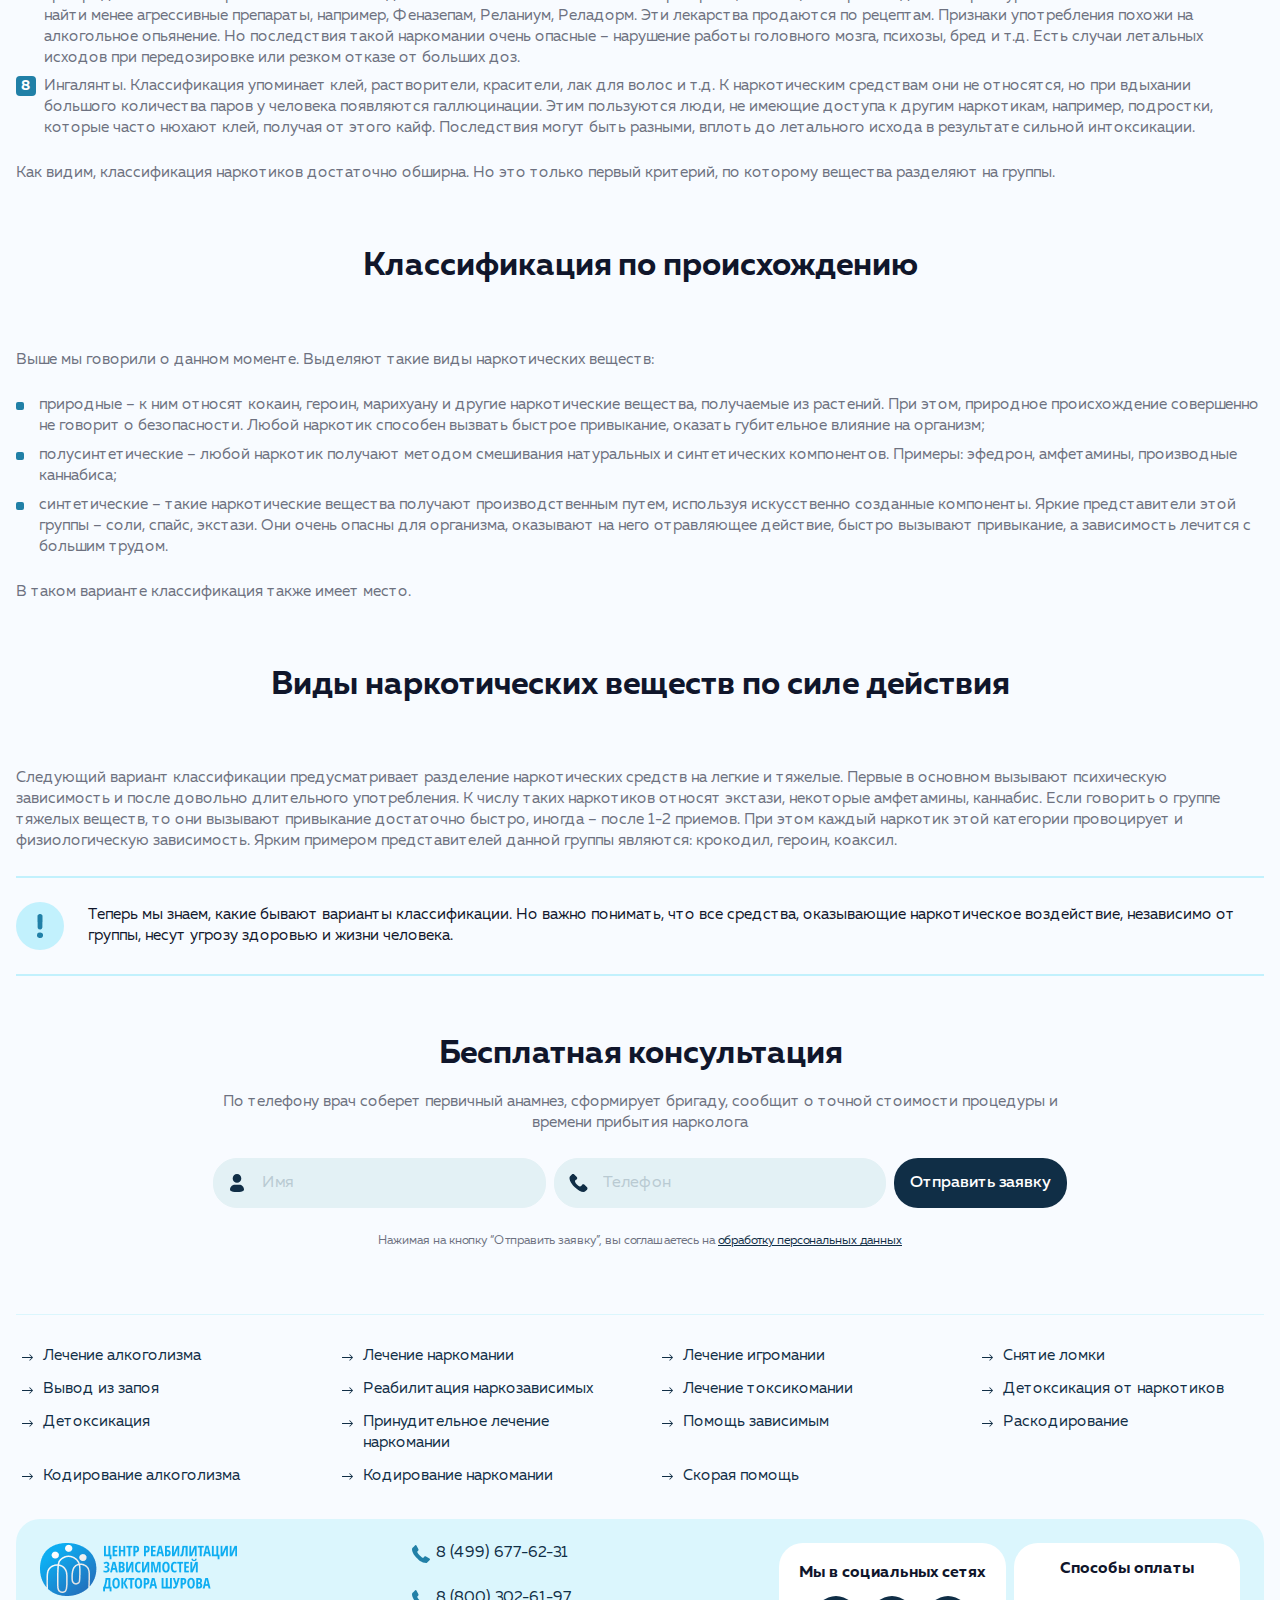
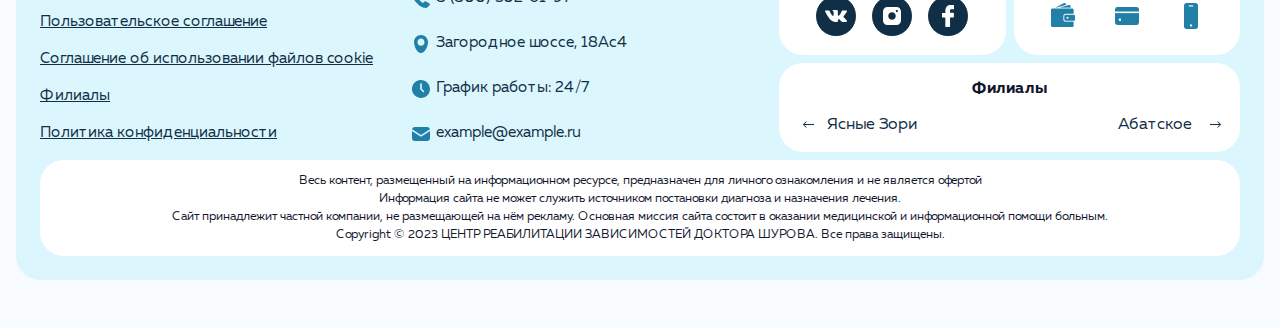
<file: article.html>
<!DOCTYPE html>
<html>
  <head>
    <title>Классификация наркотиков | anonim-alko.ru</title>
    <link rel="stylesheet" href="assets/css/main.min.css?v=1683887156389">
    <meta charset="UTF-8">
    <meta http-equiv="X-UA-Compatible" content="IE=edge">
    <meta name="viewport" content="width=device-width, initial-scale=1">
    <link rel="icon" href="favicon.ico">
  </head>
  <body>
    <div class="mobile__menu">
      <ul class="menu-list">
        <li class="menu-list__item">Услуги
          <svg class="down" width="26" height="26" viewBox="0 0 26 26" fill="none" xmlns="http://www.w3.org/2000/svg">
            <rect x="18.0996" y="15.125" width="1.20203" height="7.21219" transform="rotate(135 18.0996 15.125)" fill=""></rect>
            <rect x="8.75" y="15.9749" width="1.20203" height="7.21219" transform="rotate(-135 8.75 15.9749)" fill=""></rect>
          </svg>
          <ul class="submenu">
            <li class="title"><a href="#">Вывод из запоя</a>
              <svg class="down" width="20" height="20" viewBox="0 0 20 20" fill="none" xmlns="http://www.w3.org/2000/svg">
                <rect x="15.0996" y="12.125" width="1.20203" height="7.21219" transform="rotate(135 15.0996 12.125)" fill=""></rect>
                <rect x="5.75" y="12.9749" width="1.20203" height="7.21219" transform="rotate(-135 5.75 12.9749)" fill=""></rect>
              </svg>
              <ul class="submenu-sub">
                <li><a href="#">В стационаре</a></li>
                <li><a href="#">Капельница от похмелья</a></li>
                <li><a href="#">Капельница от запоя</a></li>
                <li><a href="#">Нарколог на дом</a></li>
                <li><a href="#">Капельница при алкогольной интоксикации</a></li>
                <li><a href="#">Принудительный вывод из запоя</a></li>
                <li><a href="#">Частный вытрезвитель</a></li>
                <li><a href="#">Вытрезвление на дому</a></li>
              </ul>
            </li>
            <li class="title"><a href="#">Вывод из запоя</a>
              <svg class="down" width="20" height="20" viewBox="0 0 20 20" fill="none" xmlns="http://www.w3.org/2000/svg">
                <rect x="15.0996" y="12.125" width="1.20203" height="7.21219" transform="rotate(135 15.0996 12.125)" fill=""></rect>
                <rect x="5.75" y="12.9749" width="1.20203" height="7.21219" transform="rotate(-135 5.75 12.9749)" fill=""></rect>
              </svg>
              <ul class="submenu-sub">
                <li><a href="#">В стационаре</a></li>
                <li><a href="#">Капельница от похмелья</a></li>
                <li><a href="#">Капельница от запоя</a></li>
                <li><a href="#">Нарколог на дом</a></li>
                <li><a href="#">Капельница при алкогольной интоксикации</a></li>
                <li><a href="#">Принудительный вывод из запоя</a></li>
                <li><a href="#">Частный вытрезвитель</a></li>
                <li><a href="#">Вытрезвление на дому</a></li>
              </ul>
            </li>
          </ul>
        </li>
        <li class="menu-list__item">О нас
          <svg class="down" width="26" height="26" viewBox="0 0 26 26" fill="none" xmlns="http://www.w3.org/2000/svg">
            <rect x="18.0996" y="15.125" width="1.20203" height="7.21219" transform="rotate(135 18.0996 15.125)" fill=""></rect>
            <rect x="8.75" y="15.9749" width="1.20203" height="7.21219" transform="rotate(-135 8.75 15.9749)" fill=""></rect>
          </svg>
          <ul class="submenu">
            <li class="title"><a href="#">Вывод из запоя</a></li>
            <li class="title"><a href="#">Вывод из запоя</a></li>
            <li class="title"><a href="#">Вывод из запоя</a></li>
          </ul>
        </li>
        <li class="menu-list__item"><a href="#">Цены</a></li>
        <li class="menu-list__item"><a href="#">Вопросы</a></li>
        <li class="menu-list__item"><a href="#">Статьи</a></li>
        <li class="menu-list__item"><a href="#">Отзывы</a></li>
        <li class="menu-list__item"><a href="#">Контакты</a></li>
        <li class="menu-list__item"><a href="#">Акции</a></li>
      </ul>
      <div class="mobile__city">
        <p>Город:&nbsp;<span>Москва</span></p>
      </div>
      <div class="mobile__adres">
        <p>Адрес:&nbsp;<span>Загородное шоссе, 18Ас4</span></p>
      </div>
      <div class="mobile__grafic">График работы 24/7</div>
    </div>
    <header>
      <div class="container">
        <div class="row header">
          <div class="col header__logo"><a href="/"><img src="assets/upload/logo.svg"><img class="logo-text" src="assets/upload/logo-text.png"></a></div>
          <div class="col header__adress">
            <p>Город:&nbsp;<span data-fancybox data-src="#city" data-touch="false">Москва</span></p>
            <p>Адрес:&nbsp;<span>Загородное шоссе, 18Ас4</span></p>
          </div>
          <div class="col header__time">
            <div class="time">График работы 24/7</div>
          </div>
          <div class="col header__links"><a href="tel:javascript:void(0)">8 (499) 677-62-31</a><a href="tel:javascript:void(0)">8 (800) 302-61-97</a></div>
          <div class="col header__callback">
            <button class="btn btn-primary" data-fancybox data-src="#callback" data-touch="false">Срочный вызов врача</button>
          </div>
          <div class="col header__burger"> 
            <div class="burger"> <span> </span><span> </span><span> </span></div>
          </div>
        </div>
        <div class="row"> 
          <div class="col pos-relative">
            <nav> 
              <ul> 
                <li>
                  <button class="menu-desktope">Услуги
                    <svg width="12" height="6" viewBox="0 0 12 6" fill="none" xmlns="http://www.w3.org/2000/svg">
                      <rect x="0.900146" y="0.875" width="1.20203" height="7.21219" transform="rotate(-45 0.900146 0.875)" fill=""></rect>
                      <rect x="10.2498" y="0.0251465" width="1.20203" height="7.21219" transform="rotate(45 10.2498 0.0251465)" fill=""></rect>
                    </svg>
                  </button>
                </li>
                <li class="has__child"><a href="javascript:void(0)">О нас
                    <svg width="12" height="6" viewBox="0 0 12 6" fill="none" xmlns="http://www.w3.org/2000/svg">
                      <rect x="0.900146" y="0.875" width="1.20203" height="7.21219" transform="rotate(-45 0.900146 0.875)" fill=""></rect>
                      <rect x="10.2498" y="0.0251465" width="1.20203" height="7.21219" transform="rotate(45 10.2498 0.0251465)" fill=""></rect>
                    </svg></a>
                  <ul class="submenus">
                    <li><a href="javascript:void(0)">Второй уровень</a></li>
                    <li><a href="javascript:void(0)"> Второй уровень</a></li>
                    <li><a href="javascript:void(0)">Второй уровень</a></li>
                  </ul>
                </li>
                <li><a href="javascript:void(0)">Цены</a></li>
                <li><a href="javascript:void(0)">Вопросы</a></li>
                <li><a href="javascript:void(0)">Статьи</a></li>
                <li><a href="javascript:void(0)">Отзывы</a></li>
                <li><a href="javascript:void(0)">Контакты</a></li>
                <li><a href="javascript:void(0)">Акции</a></li>
              </ul>
            </nav>
            <div class="menu-service-list">
              <div class="left">
                <ul class="menu">
                  <li><a href="#">Центр лечения</a></li>
                  <li><a href="#">Лечение Алкоголизма</a></li>
                  <li><a href="#">Лечение наркомании</a></li>
                  <!--li-->
                  <!--	a(href="#") Лечение игромании-->
                  <!--li-->
                  <!--	a(href="#") Лечение токсикомании-->
                  <!--li-->
                  <!--	a(href="#") Помощь-->
                  <!--li-->
                  <!--	a(href="#") Скорая помощь-->
                  <!--li-->
                  <!--	a(href="#") Горячая линия-->
                  <!--li-->
                  <!--	a(href="#") Адвокат по наркотикам-->
                  <!--li-->
                  <!--	a(href="#") Поддержка зависимых-->
                  <!--li-->
                  <!--	a(href="#") Группа созависимых-->
                </ul>
              </div>
              <div class="right">
                <div class="item is-active">
                  <ul>
                    <li><a href="#">В стационаре</a></li>
                    <li><a href="#">Капельница от похмелья</a></li>
                    <li><a href="#">Капельница от запоя</a></li>
                    <li><a href="#">Нарколог на дом</a></li>
                    <li><a href="#">Капельница при алкогольной интоксикации</a></li>
                    <li><a href="#">Принудительный вывод из запоя</a></li>
                    <li><a href="#">Частный вытрезвитель</a></li>
                    <li><a href="#">Вытрезвление на дому</a></li>
                    <li><a href="#">Лечение похмелья</a></li>
                    <li><a href="#">В стационаре</a></li>
                    <li><a href="#">Капельница от похмелья</a></li>
                    <li><a href="#">Капельница от запоя</a></li>
                    <li><a href="#">Нарколог на дом</a></li>
                    <li><a href="#">Капельница при алкогольной интоксикации</a></li>
                    <li><a href="#">Принудительный вывод из запоя</a></li>
                    <li><a href="#">Частный вытрезвитель</a></li>
                    <li><a href="#">Вытрезвление на дому</a></li>
                    <li><a href="#">Лечение похмелья</a></li>
                    <li><a href="#">В стационаре</a></li>
                    <li><a href="#">Капельница от похмелья</a></li>
                    <li><a href="#">Капельница от запоя</a></li>
                    <li><a href="#">Нарколог на дом</a></li>
                    <li><a href="#">Капельница при алкогольной интоксикации</a></li>
                    <li><a href="#">Принудительный вывод из запоя</a></li>
                    <li><a href="#">Частный вытрезвитель</a></li>
                    <li><a href="#">Вытрезвление на дому</a></li>
                    <li><a href="#">Лечение похмелья</a>
                      <li><a href="#">В стационаре</a></li>
                      <li><a href="#">Капельница от похмелья</a></li>
                      <li><a href="#">Капельница от запоя</a></li>
                      <li><a href="#">Нарколог на дом</a></li>
                      <li><a href="#">Капельница при алкогольной интоксикации</a></li>
                      <li><a href="#">Принудительный вывод из запоя</a></li>
                      <li><a href="#">Частный вытрезвитель</a></li>
                      <li><a href="#">Вытрезвление на дому</a></li>
                      <li><a href="#">Лечение похмелья</a></li>
                      <li><a href="#">В стационаре</a></li>
                      <li><a href="#">Капельница от похмелья</a></li>
                      <li><a href="#">Капельница от запоя</a></li>
                      <li><a href="#">Нарколог на дом</a></li>
                      <li><a href="#">Капельница при алкогольной интоксикации</a></li>
                      <li><a href="#">Принудительный вывод из запоя</a></li>
                      <li><a href="#">Частный вытрезвитель</a></li>
                      <li><a href="#">Вытрезвление на дому</a></li>
                      <li><a href="#">Лечение похмелья</a></li>
                      <li><a href="#">В стационаре</a></li>
                      <li><a href="#">Капельница от похмелья</a></li>
                      <li><a href="#">Капельница от запоя</a></li>
                      <li><a href="#">Нарколог на дом</a></li>
                      <li><a href="#">Капельница при алкогольной интоксикации</a></li>
                      <li><a href="#">Принудительный вывод из запоя</a></li>
                      <li><a href="#">Частный вытрезвитель</a></li>
                      <li><a href="#">Вытрезвление на дому</a></li>
                      <li><a href="#">Лечение похмелья</a></li>
                    </li>
                  </ul>
                </div>
                <div class="item">
                  <ul>
                    <li><a href="#">В стационаре2</a></li>
                    <li><a href="#">Капельница от похмелья2</a></li>
                    <li><a href="#">Капельница от запоя2</a></li>
                    <li><a href="#">Нарколог на дом2</a></li>
                    <li><a href="#">Капельница при алкогольной интоксикации2</a></li>
                    <li><a href="#">Принудительный вывод из запоя2</a></li>
                    <li><a href="#">Частный вытрезвитель2</a></li>
                    <li><a href="#">Вытрезвление на дому2</a></li>
                    <li><a href="#">Лечение похмелья2</a></li>
                  </ul>
                </div>
                <div class="item">
                  <ul>
                    <li><a href="#">В стационаре3</a></li>
                    <li><a href="#">Капельница от похмелья3</a></li>
                    <li><a href="#">Капельница от запоя3</a></li>
                    <li><a href="#">Нарколог на дом3</a></li>
                    <li><a href="#">Капельница при алкогольной интоксикации3</a></li>
                    <li><a href="#">Принудительный вывод из запоя3</a></li>
                    <li><a href="#">Частный вытрезвитель3</a></li>
                    <li><a href="#">Вытрезвление на дому3</a></li>
                    <li><a href="#">Лечение похмелья3</a></li>
                  </ul>
                </div>
              </div>
            </div>
          </div>
        </div>
      </div>
    </header>
    <section class="s-breadcrumb">
      <div class="container">
        <div class="breadcrumb"><a class="breadcrumb__home" href="/">
            <svg width="12" height="12" viewBox="0 0 12 12" fill="none" xmlns="http://www.w3.org/2000/svg">
              <path fill-rule="evenodd" clip-rule="evenodd" d="M4.8144 0.369182C5.16363 0.128681 5.57688 0 6 0C6.42312 0 6.83637 0.128681 7.1856 0.369182L11.0856 3.0561C11.3674 3.25015 11.5979 3.51045 11.7573 3.81444C11.9166 4.11843 11.9999 4.45694 12 4.80066V9.88575C12 10.4465 11.7788 10.9843 11.3849 11.3808C10.9911 11.7773 10.457 12 9.9 12H2.1C1.54305 12 1.0089 11.7773 0.615076 11.3808C0.221249 10.9843 0 10.4465 0 9.88575V4.80066C8.24066e-05 4.45694 0.0833991 4.11843 0.242733 3.81444C0.402067 3.51045 0.632613 3.25015 0.9144 3.0561L4.8144 0.369182ZM4.5 9.28167C4.42044 9.28167 4.34413 9.31349 4.28787 9.37014C4.23161 9.42678 4.2 9.5036 4.2 9.58371C4.2 9.66381 4.23161 9.74064 4.28787 9.79728C4.34413 9.85392 4.42044 9.88575 4.5 9.88575H7.5C7.57957 9.88575 7.65587 9.85392 7.71213 9.79728C7.76839 9.74064 7.8 9.66381 7.8 9.58371C7.8 9.5036 7.76839 9.42678 7.71213 9.37014C7.65587 9.31349 7.57957 9.28167 7.5 9.28167H4.5Z" fill=""></path>
            </svg></a><a class="breadcrumb__link" href="javascript:void(0)">Услуги</a><a class="breadcrumb__link" href="javascript:void(0)">Игромания</a>
          <div class="breadcrumb__current">Лечение игромании</div>
        </div>
      </div>
    </section>
    <main>
      <section class="s-title-service">
        <div class="container">
          <h1>Классификация наркотиков</h1>
          <div class="article__tags">
            <div class="tags">Теги:<span> Наркомания</span></div>
            <div class="tags">Дата:<span> 20.12.2022</span></div>
          </div>
        </div>
      </section>
      <section class="s-article-page">
        <div class="container">
          <div class="row article__nav">
            <div class="col article__content">
              <div class="content__wrapper">
                <div class="content__title">Оглавление</div><a class="content__link" href="#link1">1. Классификация наркотиков по составу и действию</a><a class="content__link" href="#link2">2. Классификация по происхождению</a><a class="content__link" href="#link3">3. Виды наркотических веществ по силе действия</a>
              </div>
            </div>
            <div class="col article__editor">
              <div class="ekspert__wrapper">
                <div class="ekspert__image"><img src="assets/upload/ekspert.jpg"></div>
                <div class="ekspert__info">
                  <div class="ekspert__check">Статья проверена экспертом</div>
                  <div class="ekspert__name">Боярская Елена Сергеевна</div>
                  <div class="ekspert__position">Психиатр-нарколог, психотерапевт</div>
                  <div class="ekspert__link"><a href="javascript:void(0)"><img src="assets/upload/vk-blue.svg"></a><a href="javascript:void(0)"><img src="assets/upload/docdoc.svg"></a></div>
                </div>
              </div>
            </div>
          </div>
        </div>
      </section>
      <section class="s-text">
        <div class="container">
          <div class="text">
            <h2 id="link1">Лечение игромании гипнозом</h2><img src="assets/upload/text-image.webp">
            <p>Сегодня выделяют такие группы наркотических веществ:</p>
            <ol>
              <li>Опиаты. Любой наркотик этой группы обладает седативным, затормаживающим действием, а также позволяет ощутить эйфорию, умиротворение. Наркотические средства могут иметь природное и синтетическое происхождение. По этой характеристике также существует отдельная классификация. Первые обычно получают из мака. И природные, и синтетические наркотики вызывают быстрое привыкание, сильную психологическую и физическую зависимость, сложно поддающуюся лечению. Они оказывают губительное влияние на организм, провоцируют ряд необратимых процессов. К этой категории относятся: героин, маковая соломка, ацетилированный опий, метадон и т.д.</li>
              <li>Препараты конопли. Упоминаются в классификации в числе первых, потому как легко доступны, получили широкое распространение. Действующими компонентами выступают каннабиноиды. Наркотики оказывают расслабляющее действие, вызывают эйфорию, меняют сознание. Привыкание к ним развивается довольно быстро, но вылечить зависимость реально. К препаратам конопли относят гашиш и марихуану.</li>
              <li>Амфетамины. Обладают возбуждающим, психостимулирующим действием. К данной категории относят вещества синтетического происхождения, которые содержат соединения амфетамина. Они оказывают на организм сильное действие, продолжающееся 2-12 часов, быстро вызывают привыкание. В процессе формирования зависимости человек начинает увеличивать дозы, что повышает риск опасных последствий для его здоровья и жизни. Список, включающий амфетамины, обычно имеет такие названия наркотических веществ: Эфедрон, Эфедрин, Первитин.</li>
              <li>Кокаин. В классификации он стоит отдельно. Это наркотическое вещество натурального происхождения, которое получают из листьев растения коки. Привыкание развивается медленно и незаметно. Но сформировавшаяся зависимость сложно поддается лечению. К тому же, такой наркотик оказывает губительное влияние на организм, вымораживает область от глаз до груди – делает тело нечувствительным. Кокаин доступен в чистом виде и в смеси с содой, водой, прошедшей процесс выпаривания – крек.</li>
              <li>Галлюциногены. Уже по названию понятно, что речь идет про наркотические вещества, провоцирующие появление галлюцинаций. И в этом заключается главная опасность наркотиков этой группы. Яркими их примерами принято считать ЛСД – синтетическое наркотическое вещество, и псилоцин или псилоцибин – природные галлюциногены, которые содержатся в грибах-поганках.</li>
              <li>Галлюциногены. Уже по названию понятно, что речь идет про наркотические вещества, провоцирующие появление галлюцинаций. И в этом заключается главная опасность наркотиков этой группы. Яркими их примерами принято считать ЛСД – синтетическое наркотическое вещество, и псилоцин или псилоцибин – природные галлюциногены, которые содержатся в грибах-поганках.</li>
              <li>Седативные препараты. Их также включает классификация, потому как такие лекарства оказывают сильное влияние на организм, вызывают устойчивое привыкание при продолжительном применении в больших дозах. Самыми опасными считаются препараты, являющиеся производными барбитуровой кислоты. В аптеках можно найти менее агрессивные препараты, например, Феназепам, Реланиум, Реладорм. Эти лекарства продаются по рецептам. Признаки употребления похожи на алкогольное опьянение. Но последствия такой наркомании очень опасные – нарушение работы головного мозга, психозы, бред и т.д. Есть случаи летальных исходов при передозировке или резком отказе от больших доз.</li>
              <li>Ингалянты. Классификация упоминает клей, растворители, красители, лак для волос и т.д. К наркотическим средствам они не относятся, но при вдыхании большого количества паров у человека появляются галлюцинации. Этим пользуются люди, не имеющие доступа к другим наркотикам, например, подростки, которые часто нюхают клей, получая от этого кайф. Последствия могут быть разными, вплоть до летального исхода в результате сильной интоксикации.</li>
            </ol>
            <p>Как видим, классификация наркотиков достаточно обширна. Но это только первый критерий, по которому вещества разделяют на группы.</p>
            <h2 id="link2">Классификация по происхождению</h2>
            <p>Выше мы говорили о данном моменте. Выделяют такие виды наркотических веществ:</p>
            <ul>
              <li>природные – к ним относят кокаин, героин, марихуану и другие наркотические вещества, получаемые из растений. При этом, природное происхождение совершенно не говорит о безопасности. Любой наркотик способен вызвать быстрое привыкание, оказать губительное влияние на организм;</li>
              <li>полусинтетические – любой наркотик получают методом смешивания натуральных и синтетических компонентов. Примеры: эфедрон, амфетамины, производные каннабиса;</li>
              <li>синтетические – такие наркотические вещества получают производственным путем, используя искусственно созданные компоненты. Яркие представители этой группы – соли, спайс, экстази. Они очень опасны для организма, оказывают на него отравляющее действие, быстро вызывают привыкание, а зависимость лечится с большим трудом.</li>
            </ul>
            <p>В таком варианте классификация также имеет место.</p>
            <h2 id="link3">Виды наркотических веществ по силе действия</h2>
            <p>Следующий вариант классификации предусматривает разделение наркотических средств на легкие и тяжелые. Первые в основном вызывают психическую зависимость и после довольно длительного употребления. К числу таких наркотиков относят экстази, некоторые амфетамины, каннабис. Если говорить о группе тяжелых веществ, то они вызывают привыкание достаточно быстро, иногда – после 1-2 приемов. При этом каждый наркотик этой категории провоцирует и физиологическую зависимость. Ярким примером представителей данной группы являются: крокодил, героин, коаксил.</p>
            <div class="blockquote">Теперь мы знаем, какие бывают варианты классификации. Но важно понимать, что все средства, оказывающие наркотическое воздействие, независимо от группы, несут угрозу здоровью и жизни человека.</div>
          </div>
        </div>
      </section>
      <section class="s-form-two">
        <div class="container">
          <div class="row form justify-center">
            <div class="col form__form">
              <form class="form__wrapper">
                <div class="form__title">Бесплатная консультация</div>
                <div class="form__subtitle">По телефону врач соберет первичный анамнез, сформирует бригаду, сообщит о точной стоимости процедуры и времени прибытия нарколога</div>
                <div class="form__main">
                  <div class="form__group form__group-light form__group-persone">
                    <input type="text" placeholder="Имя" name="f_name">
                  </div>
                  <div class="form__group form__group-light form__group-phone">
                    <input type="tel" placeholder="Телефон" name="f_phone">
                  </div>
                  <button class="btn btn-primary">Отправить заявку</button>
                </div>
                <div class="form__politic">Нажимая на кнопку “Отправить заявку”, вы соглашаетесь на&nbsp;<a href="javascript:void(0)">обработку персональных данных</a></div>
              </form>
            </div>
          </div>
        </div>
      </section>
      <section class="s-links">
        <div class="container">
          <div class="row links"><a class="col links__element" href="javascript:void(0)">Лечение алкоголизма</a><a class="col links__element" href="javascript:void(0)">Лечение наркомании</a><a class="col links__element" href="javascript:void(0)">Лечение игромании</a><a class="col links__element" href="javascript:void(0)">Снятие ломки</a><a class="col links__element" href="javascript:void(0)">Вывод из запоя</a><a class="col links__element" href="javascript:void(0)">Реабилитация наркозависимых</a><a class="col links__element" href="javascript:void(0)">Лечение токсикомании</a><a class="col links__element" href="javascript:void(0)">Детоксикация от наркотиков</a><a class="col links__element" href="javascript:void(0)">Детоксикация</a><a class="col links__element" href="javascript:void(0)">Принудительное лечение наркомании</a><a class="col links__element" href="javascript:void(0)">Помощь зависимым</a><a class="col links__element" href="javascript:void(0)">Раскодирование</a><a class="col links__element" href="javascript:void(0)">Кодирование алкоголизма</a><a class="col links__element" href="javascript:void(0)">Кодирование наркомании</a><a class="col links__element" href="javascript:void(0)">Скорая помощь</a>
          </div>
        </div>
      </section>
    </main>
    <footer>
      <div class="container">
        <div class="row footer">
          <div class="col footer__element">
            <div class="footer__logo"><img src="assets/upload/footer__logo.png"></div>
            <div class="footer__documents"><a href="javascript:void(0)">Пользовательское соглашение</a><a href="javascript:void(0)">Cоглашение об использовании файлов cookie</a><a href="javascript:void(0)">Филиалы</a><a href="javascript:void(0)">Политика конфиденциальности</a></div>
          </div>
          <div class="col footer__element"><a class="footer__links footer__links-phone" href="javascript:void(0)">8 (499) 677-62-31</a><a class="footer__links footer__links-phone" href="javascript:void(0)">8 (800) 302-61-97</a>
            <div class="footer__text footer__links-pin">Загородное шоссе, 18Ас4</div>
            <div class="footer__text footer__links-time">График работы: 24/7</div><a class="footer__links footer__links-mail" href="javascript:void(0)">example@example.ru</a>
          </div>
          <div class="col footer__element">
            <div class="footer__item footer__item-small">
              <div class="footer__title">Мы в социальных сетях</div>
              <div class="social"><a class="social__item social__item-vk" href="javascript:void(0)" rel="nofollow"></a><a class="social__item social__item-inst" href="javascript:void(0)" rel="nofollow"></a><a class="social__item social__item-fb" href="javascript:void(0)" rel="nofollow"></a></div>
            </div>
            <div class="footer__item footer__item-small">
              <div class="footer__title">Способы оплаты</div>
              <div class="payments"><img class="paymants__item" src="assets/upload/payments-1.png"><img class="paymants__item" src="assets/upload/payments-2.png"><img class="paymants__item" src="assets/upload/payments-3.png"></div>
            </div>
            <div class="footer__item footer__item-big">
              <div class="footer__title">Филиалы</div>
              <div class="regions">
                <button class="regions__item regions__item-prev">Ясные Зори</button>
                <button class="regions__item regions__item-next">Абатское</button>
              </div>
            </div>
          </div>
          <div class="col footer__copyright">
            <div class="footer__wrapper">Весь контент, размещенный на информационном ресурсе, предназначен для личного ознакомления и не является офертой<br>Информация сайта не может служить источником постановки диагноза и назначения лечения.<br>Сайт принадлежит частной компании, не размещающей на нём рекламу. Основная миссия сайта состоит в оказании медицинской и информационной помощи больным.<br>Copyright © 2023 ЦЕНТР РЕАБИЛИТАЦИИ ЗАВИСИМОСТЕЙ ДОКТОРА ШУРОВА. Все права защищены.</div>
          </div>
        </div>
      </div>
    </footer>
    <div class="modal modal-callback" id="callback">
      <div class="modal__title">
        <button class="modal__close" onclick="$.fancybox.close();" type="button"></button>Оставить заявку
      </div>
      <form>
        <div class="form__main">
          <div class="form__group form__group-light form__group-persone">
            <input type="text" placeholder="Имя" name="f_name">
          </div>
          <div class="form__group form__group-light form__group-phone">
            <input type="tel" placeholder="Телефон" name="f_phone">
          </div>
          <div class="form__politic">Нажимая на кнопку “Отправить заявку”, вы соглашаетесь на<a href="javascript:void(0)">обработку персональных данных</a></div>
          <div class="form__button">
            <button class="btn btn-secondary" onclick="$.fancybox.close();" type="button">Закрыть</button>
            <button class="btn btn-primary" type="submit">Отправить</button>
          </div>
        </div>
      </form>
    </div>
    <div class="modal modal-callback" id="appointment">
      <div class="modal__title">
        <button class="modal__close" onclick="$.fancybox.close();" type="button"></button>Запись на приём
      </div>
      <div class="modal__doctor-name">Шуров Василий Александрович</div>
      <form>
        <div class="form__main">
          <div class="form__group form__group-light form__group-phone">
            <input type="tel" placeholder="Телефон" name="f_phone">
          </div>
          <div class="form__politic">Нажимая на кнопку “Записаться”, вы соглашаетесь на<a href="javascript:void(0)">обработку персональных данных</a></div>
          <div class="form__button">
            <button class="btn btn-secondary" onclick="$.fancybox.close();" type="button">Закрыть</button>
            <button class="btn btn-primary" type="submit">Записаться</button>
          </div>
        </div>
      </form>
    </div>
    <div class="modal modal-thanks" id="thanks">
      <div class="modal__title">
        <button class="modal__close" onclick="$.fancybox.close();" type="button"></button>Заявка отправлена
      </div>
      <div class="modal__text">В ближайшее время мы с вами свяжемся, ожидайте звонка оператора</div>
      <button class="btn btn-primary" onclick="$.fancybox.close();" type="button">Закрыть</button>
    </div>
    <div class="modal modal-city" id="city">
      <div class="modal__title">
        <button class="modal__close" onclick="$.fancybox.close();" type="button"></button>Выбор города
        <button class="modal__close-city" onclick="$.fancybox.close();" type="button"></button>
      </div>
      <form class="modal__search">
        <div class="modal__group modal__group-search">
          <input id="searchCityInput" type="text" placeholder="Введите название города">
        </div>
        <button class="btn btn-secondary" type="reset" disabled>Очистить
          <svg width="22" height="22" viewBox="0 0 22 22" fill="none" xmlns="http://www.w3.org/2000/svg">
            <path d="M5.85713 17.2222C5.85713 18.2045 6.62426 19 7.57143 19H14.4286C15.3757 19 16.1429 18.2045 16.1429 17.2222V6.55554H5.85713V17.2222ZM14 3.88888L13.1428 3H8.85715L7.99998 3.88888H5V5.66667H17V3.88888H14Z" fill=""></path>
          </svg>
        </button>
        <button class="btn btn-primary">Найти</button>
      </form>
      <div class="modal__city-list">
        <div class="modal__city-item">
          <div class="modal__city-letter">а</div><a class="modal__city-element" href="javascript:void(0)">Большое название города</a><a class="modal__city-element" href="javascript:void(0)">Большое название города</a><a class="modal__city-element" href="javascript:void(0)">Большое название города</a><a class="modal__city-element" href="javascript:void(0)">Большое название города</a><a class="modal__city-element" href="javascript:void(0)">Большое название города</a><a class="modal__city-element" href="javascript:void(0)">Большое название города</a><a class="modal__city-element" href="javascript:void(0)">Большое название города</a><a class="modal__city-element" href="javascript:void(0)">Большое название города</a><a class="modal__city-element" href="javascript:void(0)">Большое название города</a><a class="modal__city-element" href="javascript:void(0)">Большое название города</a><a class="modal__city-element" href="javascript:void(0)">Большое название города</a><a class="modal__city-element" href="javascript:void(0)">Большое название города</a><a class="modal__city-element" href="javascript:void(0)">Большое название города</a><a class="modal__city-element" href="javascript:void(0)">Большое название города</a><a class="modal__city-element" href="javascript:void(0)">Большое название города</a><a class="modal__city-element" href="javascript:void(0)">Большое название города</a><a class="modal__city-element" href="javascript:void(0)">Большое название города</a><a class="modal__city-element" href="javascript:void(0)">Большое название города</a>
        </div>
        <div class="modal__city-item">
          <div class="modal__city-letter">б</div><a class="modal__city-element" href="javascript:void(0)">Большое название города</a><a class="modal__city-element" href="javascript:void(0)">Большое название города</a><a class="modal__city-element" href="javascript:void(0)">Большое название города</a><a class="modal__city-element" href="javascript:void(0)">Большое название города</a><a class="modal__city-element" href="javascript:void(0)">Большое название города</a><a class="modal__city-element" href="javascript:void(0)">Большое название города</a><a class="modal__city-element" href="javascript:void(0)">Большое название города</a><a class="modal__city-element" href="javascript:void(0)">Большое название города</a><a class="modal__city-element" href="javascript:void(0)">Большое название города</a><a class="modal__city-element" href="javascript:void(0)">Большое название города</a><a class="modal__city-element" href="javascript:void(0)">Большое название города</a><a class="modal__city-element" href="javascript:void(0)">Большое название города</a><a class="modal__city-element" href="javascript:void(0)">Большое название города</a><a class="modal__city-element" href="javascript:void(0)">Большое название города</a><a class="modal__city-element" href="javascript:void(0)">Большое название города</a><a class="modal__city-element" href="javascript:void(0)">Большое название города</a><a class="modal__city-element" href="javascript:void(0)">Большое название города</a><a class="modal__city-element" href="javascript:void(0)">Большое название города</a>
        </div>
        <div class="modal__city-item">
          <div class="modal__city-letter">в</div><a class="modal__city-element" href="javascript:void(0)">Большое название города</a><a class="modal__city-element" href="javascript:void(0)">Большое название города</a><a class="modal__city-element" href="javascript:void(0)">Большое название города</a><a class="modal__city-element" href="javascript:void(0)">Большое название города</a><a class="modal__city-element" href="javascript:void(0)">Большое название города</a><a class="modal__city-element" href="javascript:void(0)">Большое название города</a><a class="modal__city-element" href="javascript:void(0)">Большое название города</a><a class="modal__city-element" href="javascript:void(0)">Большое название города</a><a class="modal__city-element" href="javascript:void(0)">Большое название города</a><a class="modal__city-element" href="javascript:void(0)">Большое название города</a><a class="modal__city-element" href="javascript:void(0)">Большое название города</a><a class="modal__city-element" href="javascript:void(0)">Большое название города</a><a class="modal__city-element" href="javascript:void(0)">Большое название города</a><a class="modal__city-element" href="javascript:void(0)">Большое название города</a><a class="modal__city-element" href="javascript:void(0)">Большое название города</a><a class="modal__city-element" href="javascript:void(0)">Большое название города</a><a class="modal__city-element" href="javascript:void(0)">Большое название города</a><a class="modal__city-element" href="javascript:void(0)">Большое название города</a>
        </div>
      </div>
      <!--.modal__city-result-->
      <!--    a.modal__city-element(href='javascript:void(0)') Большое название города-->
      <!--    a.modal__city-element(href='javascript:void(0)') Большое название города-->
      <!--    a.modal__city-element(href='javascript:void(0)') Большое название города-->
      <!--    a.modal__city-element(href='javascript:void(0)') Большое название города-->
      <!--    a.modal__city-element(href='javascript:void(0)') Большое название города-->
      <!--    a.modal__city-element(href='javascript:void(0)') Большое название города-->
      <!--.modal__city-notfound-->
      <!--    img(src='assets/upload/not-found.png')-->
      <!--    .modal__city-text Поиск не дал результатов-->
      <!--    button.btn.btn-secondary#cleanInputSearchCity(type='reset') Очистить-->
      <!--        svg(width='22', height='22', viewBox='0 0 22 22', fill='none', xmlns='http://www.w3.org/2000/svg')-->
      <!--            path(d='M5.85713 17.2222C5.85713 18.2045 6.62426 19 7.57143 19H14.4286C15.3757 19 16.1429 18.2045 16.1429 17.2222V6.55554H5.85713V17.2222ZM14 3.88888L13.1428 3H8.85715L7.99998 3.88888H5V5.66667H17V3.88888H14Z', fill='')-->
    </div>
    <script src="https://api-maps.yandex.ru/2.1/?lang=ru_RU&amp;apikey=eb505fe6-1302-4c4e-8cbc-e50446915e83"></script>
    <script src="assets/js/libs.min.js?v=1683887156389"></script>
    <script src="assets/js/scripts.min.js?v=1683887156389"></script>
    <script type="text/javascript">
      ymaps.ready(init);
      function init() {
      	var myMap = new ymaps.Map("map", {
      		center: [55.76, 37.64],
      		zoom: 10
      	}, {
      		searchControlProvider: 'yandex#search'
      	});
      
      	// Вывод меток...
      }
    </script>
  </body>
</html>
</file>
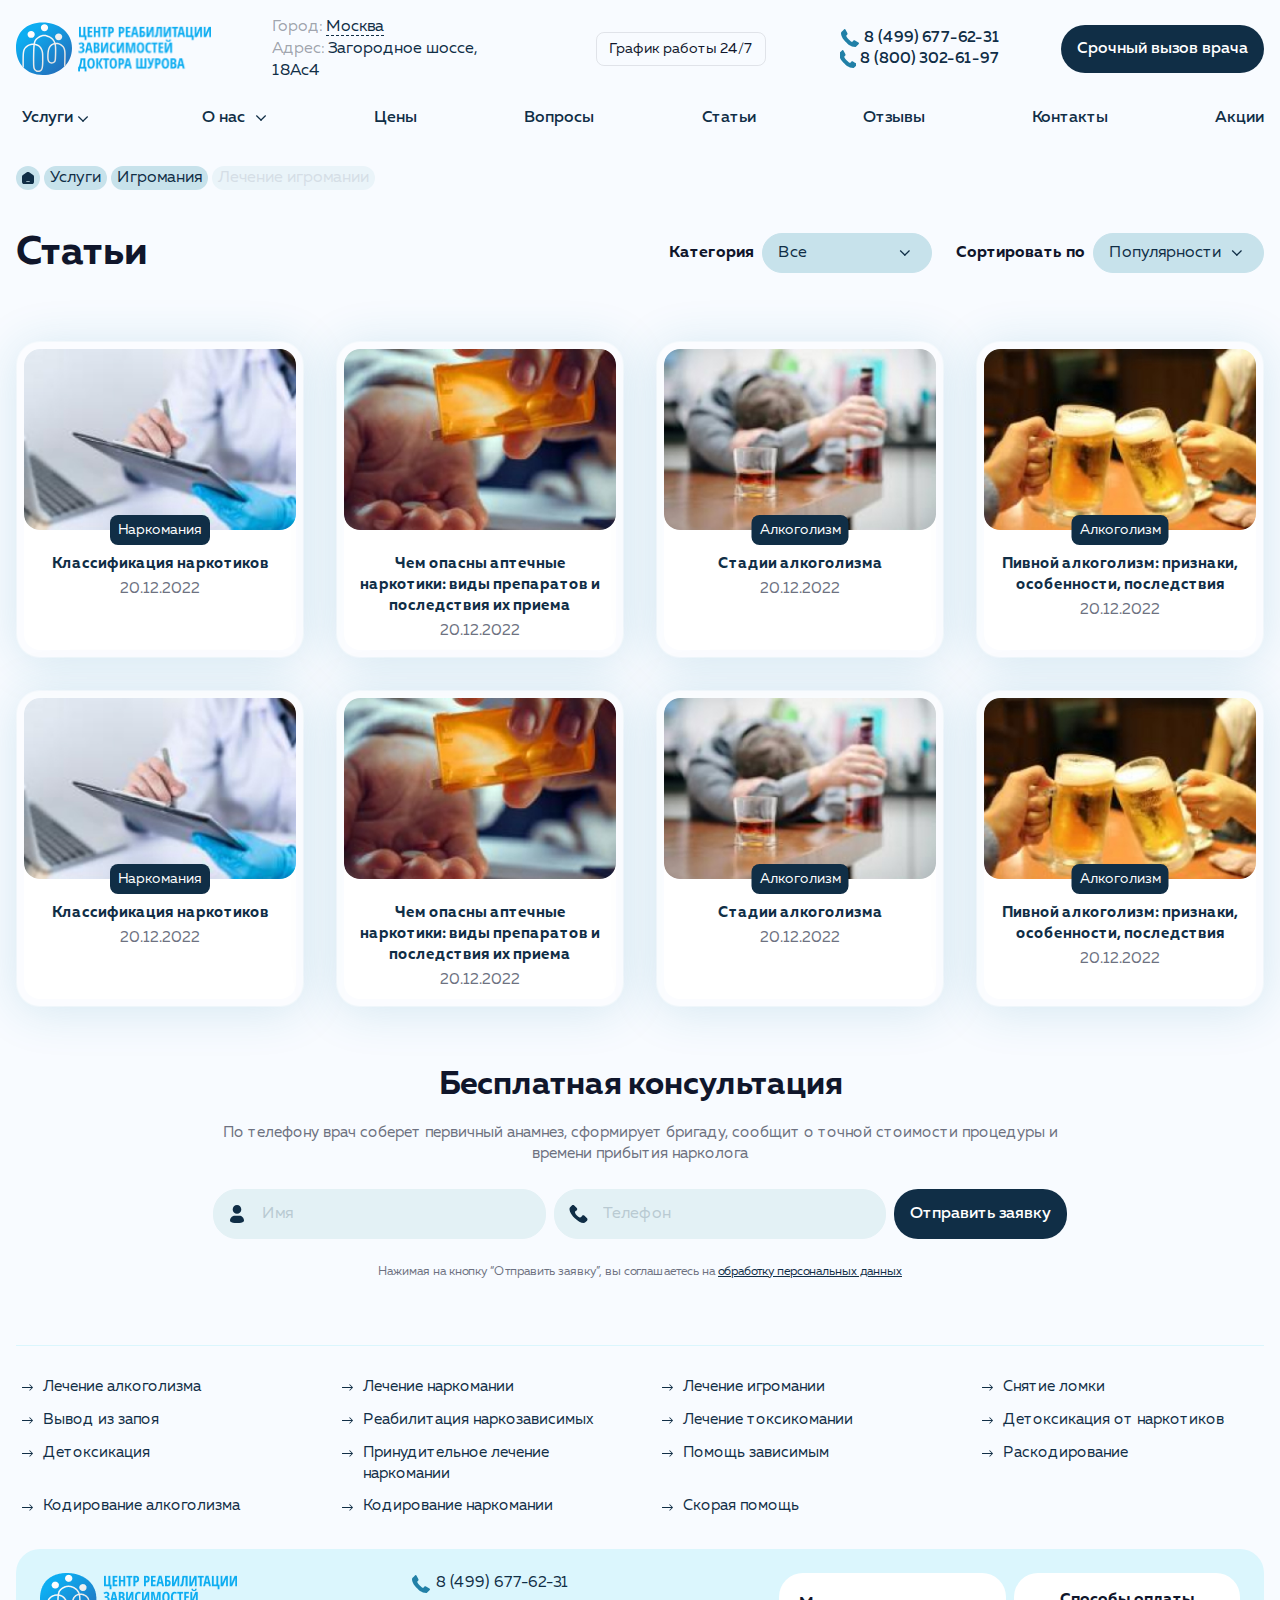
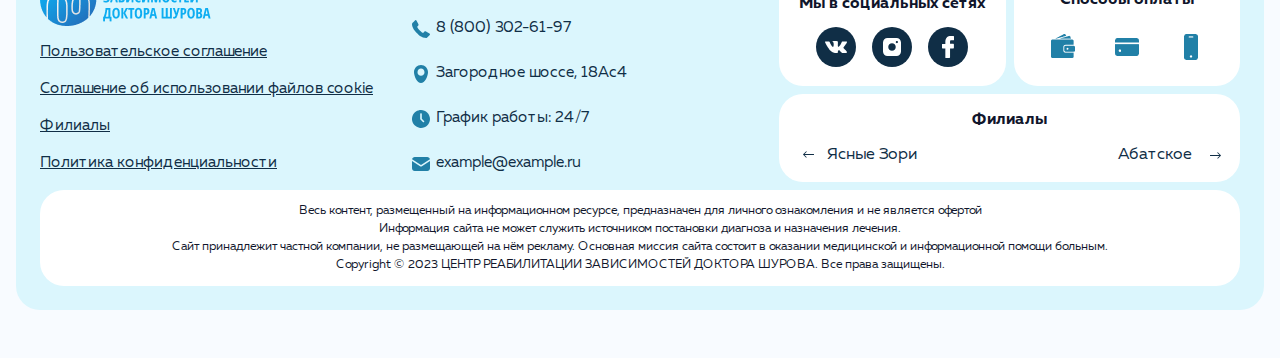
<file: articles.html>
<!DOCTYPE html>
<html>
  <head>
    <title>Статьи | anonim-alko.ru</title>
    <link rel="stylesheet" href="assets/css/main.min.css?v=1683887156882">
    <meta charset="UTF-8">
    <meta http-equiv="X-UA-Compatible" content="IE=edge">
    <meta name="viewport" content="width=device-width, initial-scale=1">
    <link rel="icon" href="favicon.ico">
  </head>
  <body>
    <div class="mobile__menu">
      <ul class="menu-list">
        <li class="menu-list__item">Услуги
          <svg class="down" width="26" height="26" viewBox="0 0 26 26" fill="none" xmlns="http://www.w3.org/2000/svg">
            <rect x="18.0996" y="15.125" width="1.20203" height="7.21219" transform="rotate(135 18.0996 15.125)" fill=""></rect>
            <rect x="8.75" y="15.9749" width="1.20203" height="7.21219" transform="rotate(-135 8.75 15.9749)" fill=""></rect>
          </svg>
          <ul class="submenu">
            <li class="title"><a href="#">Вывод из запоя</a>
              <svg class="down" width="20" height="20" viewBox="0 0 20 20" fill="none" xmlns="http://www.w3.org/2000/svg">
                <rect x="15.0996" y="12.125" width="1.20203" height="7.21219" transform="rotate(135 15.0996 12.125)" fill=""></rect>
                <rect x="5.75" y="12.9749" width="1.20203" height="7.21219" transform="rotate(-135 5.75 12.9749)" fill=""></rect>
              </svg>
              <ul class="submenu-sub">
                <li><a href="#">В стационаре</a></li>
                <li><a href="#">Капельница от похмелья</a></li>
                <li><a href="#">Капельница от запоя</a></li>
                <li><a href="#">Нарколог на дом</a></li>
                <li><a href="#">Капельница при алкогольной интоксикации</a></li>
                <li><a href="#">Принудительный вывод из запоя</a></li>
                <li><a href="#">Частный вытрезвитель</a></li>
                <li><a href="#">Вытрезвление на дому</a></li>
              </ul>
            </li>
            <li class="title"><a href="#">Вывод из запоя</a>
              <svg class="down" width="20" height="20" viewBox="0 0 20 20" fill="none" xmlns="http://www.w3.org/2000/svg">
                <rect x="15.0996" y="12.125" width="1.20203" height="7.21219" transform="rotate(135 15.0996 12.125)" fill=""></rect>
                <rect x="5.75" y="12.9749" width="1.20203" height="7.21219" transform="rotate(-135 5.75 12.9749)" fill=""></rect>
              </svg>
              <ul class="submenu-sub">
                <li><a href="#">В стационаре</a></li>
                <li><a href="#">Капельница от похмелья</a></li>
                <li><a href="#">Капельница от запоя</a></li>
                <li><a href="#">Нарколог на дом</a></li>
                <li><a href="#">Капельница при алкогольной интоксикации</a></li>
                <li><a href="#">Принудительный вывод из запоя</a></li>
                <li><a href="#">Частный вытрезвитель</a></li>
                <li><a href="#">Вытрезвление на дому</a></li>
              </ul>
            </li>
          </ul>
        </li>
        <li class="menu-list__item">О нас
          <svg class="down" width="26" height="26" viewBox="0 0 26 26" fill="none" xmlns="http://www.w3.org/2000/svg">
            <rect x="18.0996" y="15.125" width="1.20203" height="7.21219" transform="rotate(135 18.0996 15.125)" fill=""></rect>
            <rect x="8.75" y="15.9749" width="1.20203" height="7.21219" transform="rotate(-135 8.75 15.9749)" fill=""></rect>
          </svg>
          <ul class="submenu">
            <li class="title"><a href="#">Вывод из запоя</a></li>
            <li class="title"><a href="#">Вывод из запоя</a></li>
            <li class="title"><a href="#">Вывод из запоя</a></li>
          </ul>
        </li>
        <li class="menu-list__item"><a href="#">Цены</a></li>
        <li class="menu-list__item"><a href="#">Вопросы</a></li>
        <li class="menu-list__item"><a href="#">Статьи</a></li>
        <li class="menu-list__item"><a href="#">Отзывы</a></li>
        <li class="menu-list__item"><a href="#">Контакты</a></li>
        <li class="menu-list__item"><a href="#">Акции</a></li>
      </ul>
      <div class="mobile__city">
        <p>Город:&nbsp;<span>Москва</span></p>
      </div>
      <div class="mobile__adres">
        <p>Адрес:&nbsp;<span>Загородное шоссе, 18Ас4</span></p>
      </div>
      <div class="mobile__grafic">График работы 24/7</div>
    </div>
    <header>
      <div class="container">
        <div class="row header">
          <div class="col header__logo"><a href="/"><img src="assets/upload/logo.svg"><img class="logo-text" src="assets/upload/logo-text.png"></a></div>
          <div class="col header__adress">
            <p>Город:&nbsp;<span data-fancybox data-src="#city" data-touch="false">Москва</span></p>
            <p>Адрес:&nbsp;<span>Загородное шоссе, 18Ас4</span></p>
          </div>
          <div class="col header__time">
            <div class="time">График работы 24/7</div>
          </div>
          <div class="col header__links"><a href="tel:javascript:void(0)">8 (499) 677-62-31</a><a href="tel:javascript:void(0)">8 (800) 302-61-97</a></div>
          <div class="col header__callback">
            <button class="btn btn-primary" data-fancybox data-src="#callback" data-touch="false">Срочный вызов врача</button>
          </div>
          <div class="col header__burger"> 
            <div class="burger"> <span> </span><span> </span><span> </span></div>
          </div>
        </div>
        <div class="row"> 
          <div class="col pos-relative">
            <nav> 
              <ul> 
                <li>
                  <button class="menu-desktope">Услуги
                    <svg width="12" height="6" viewBox="0 0 12 6" fill="none" xmlns="http://www.w3.org/2000/svg">
                      <rect x="0.900146" y="0.875" width="1.20203" height="7.21219" transform="rotate(-45 0.900146 0.875)" fill=""></rect>
                      <rect x="10.2498" y="0.0251465" width="1.20203" height="7.21219" transform="rotate(45 10.2498 0.0251465)" fill=""></rect>
                    </svg>
                  </button>
                </li>
                <li class="has__child"><a href="javascript:void(0)">О нас
                    <svg width="12" height="6" viewBox="0 0 12 6" fill="none" xmlns="http://www.w3.org/2000/svg">
                      <rect x="0.900146" y="0.875" width="1.20203" height="7.21219" transform="rotate(-45 0.900146 0.875)" fill=""></rect>
                      <rect x="10.2498" y="0.0251465" width="1.20203" height="7.21219" transform="rotate(45 10.2498 0.0251465)" fill=""></rect>
                    </svg></a>
                  <ul class="submenus">
                    <li><a href="javascript:void(0)">Второй уровень</a></li>
                    <li><a href="javascript:void(0)"> Второй уровень</a></li>
                    <li><a href="javascript:void(0)">Второй уровень</a></li>
                  </ul>
                </li>
                <li><a href="javascript:void(0)">Цены</a></li>
                <li><a href="javascript:void(0)">Вопросы</a></li>
                <li><a href="javascript:void(0)">Статьи</a></li>
                <li><a href="javascript:void(0)">Отзывы</a></li>
                <li><a href="javascript:void(0)">Контакты</a></li>
                <li><a href="javascript:void(0)">Акции</a></li>
              </ul>
            </nav>
            <div class="menu-service-list">
              <div class="left">
                <ul class="menu">
                  <li><a href="#">Центр лечения</a></li>
                  <li><a href="#">Лечение Алкоголизма</a></li>
                  <li><a href="#">Лечение наркомании</a></li>
                  <!--li-->
                  <!--	a(href="#") Лечение игромании-->
                  <!--li-->
                  <!--	a(href="#") Лечение токсикомании-->
                  <!--li-->
                  <!--	a(href="#") Помощь-->
                  <!--li-->
                  <!--	a(href="#") Скорая помощь-->
                  <!--li-->
                  <!--	a(href="#") Горячая линия-->
                  <!--li-->
                  <!--	a(href="#") Адвокат по наркотикам-->
                  <!--li-->
                  <!--	a(href="#") Поддержка зависимых-->
                  <!--li-->
                  <!--	a(href="#") Группа созависимых-->
                </ul>
              </div>
              <div class="right">
                <div class="item is-active">
                  <ul>
                    <li><a href="#">В стационаре</a></li>
                    <li><a href="#">Капельница от похмелья</a></li>
                    <li><a href="#">Капельница от запоя</a></li>
                    <li><a href="#">Нарколог на дом</a></li>
                    <li><a href="#">Капельница при алкогольной интоксикации</a></li>
                    <li><a href="#">Принудительный вывод из запоя</a></li>
                    <li><a href="#">Частный вытрезвитель</a></li>
                    <li><a href="#">Вытрезвление на дому</a></li>
                    <li><a href="#">Лечение похмелья</a></li>
                    <li><a href="#">В стационаре</a></li>
                    <li><a href="#">Капельница от похмелья</a></li>
                    <li><a href="#">Капельница от запоя</a></li>
                    <li><a href="#">Нарколог на дом</a></li>
                    <li><a href="#">Капельница при алкогольной интоксикации</a></li>
                    <li><a href="#">Принудительный вывод из запоя</a></li>
                    <li><a href="#">Частный вытрезвитель</a></li>
                    <li><a href="#">Вытрезвление на дому</a></li>
                    <li><a href="#">Лечение похмелья</a></li>
                    <li><a href="#">В стационаре</a></li>
                    <li><a href="#">Капельница от похмелья</a></li>
                    <li><a href="#">Капельница от запоя</a></li>
                    <li><a href="#">Нарколог на дом</a></li>
                    <li><a href="#">Капельница при алкогольной интоксикации</a></li>
                    <li><a href="#">Принудительный вывод из запоя</a></li>
                    <li><a href="#">Частный вытрезвитель</a></li>
                    <li><a href="#">Вытрезвление на дому</a></li>
                    <li><a href="#">Лечение похмелья</a>
                      <li><a href="#">В стационаре</a></li>
                      <li><a href="#">Капельница от похмелья</a></li>
                      <li><a href="#">Капельница от запоя</a></li>
                      <li><a href="#">Нарколог на дом</a></li>
                      <li><a href="#">Капельница при алкогольной интоксикации</a></li>
                      <li><a href="#">Принудительный вывод из запоя</a></li>
                      <li><a href="#">Частный вытрезвитель</a></li>
                      <li><a href="#">Вытрезвление на дому</a></li>
                      <li><a href="#">Лечение похмелья</a></li>
                      <li><a href="#">В стационаре</a></li>
                      <li><a href="#">Капельница от похмелья</a></li>
                      <li><a href="#">Капельница от запоя</a></li>
                      <li><a href="#">Нарколог на дом</a></li>
                      <li><a href="#">Капельница при алкогольной интоксикации</a></li>
                      <li><a href="#">Принудительный вывод из запоя</a></li>
                      <li><a href="#">Частный вытрезвитель</a></li>
                      <li><a href="#">Вытрезвление на дому</a></li>
                      <li><a href="#">Лечение похмелья</a></li>
                      <li><a href="#">В стационаре</a></li>
                      <li><a href="#">Капельница от похмелья</a></li>
                      <li><a href="#">Капельница от запоя</a></li>
                      <li><a href="#">Нарколог на дом</a></li>
                      <li><a href="#">Капельница при алкогольной интоксикации</a></li>
                      <li><a href="#">Принудительный вывод из запоя</a></li>
                      <li><a href="#">Частный вытрезвитель</a></li>
                      <li><a href="#">Вытрезвление на дому</a></li>
                      <li><a href="#">Лечение похмелья</a></li>
                    </li>
                  </ul>
                </div>
                <div class="item">
                  <ul>
                    <li><a href="#">В стационаре2</a></li>
                    <li><a href="#">Капельница от похмелья2</a></li>
                    <li><a href="#">Капельница от запоя2</a></li>
                    <li><a href="#">Нарколог на дом2</a></li>
                    <li><a href="#">Капельница при алкогольной интоксикации2</a></li>
                    <li><a href="#">Принудительный вывод из запоя2</a></li>
                    <li><a href="#">Частный вытрезвитель2</a></li>
                    <li><a href="#">Вытрезвление на дому2</a></li>
                    <li><a href="#">Лечение похмелья2</a></li>
                  </ul>
                </div>
                <div class="item">
                  <ul>
                    <li><a href="#">В стационаре3</a></li>
                    <li><a href="#">Капельница от похмелья3</a></li>
                    <li><a href="#">Капельница от запоя3</a></li>
                    <li><a href="#">Нарколог на дом3</a></li>
                    <li><a href="#">Капельница при алкогольной интоксикации3</a></li>
                    <li><a href="#">Принудительный вывод из запоя3</a></li>
                    <li><a href="#">Частный вытрезвитель3</a></li>
                    <li><a href="#">Вытрезвление на дому3</a></li>
                    <li><a href="#">Лечение похмелья3</a></li>
                  </ul>
                </div>
              </div>
            </div>
          </div>
        </div>
      </div>
    </header>
    <section class="s-breadcrumb">
      <div class="container">
        <div class="breadcrumb"><a class="breadcrumb__home" href="/">
            <svg width="12" height="12" viewBox="0 0 12 12" fill="none" xmlns="http://www.w3.org/2000/svg">
              <path fill-rule="evenodd" clip-rule="evenodd" d="M4.8144 0.369182C5.16363 0.128681 5.57688 0 6 0C6.42312 0 6.83637 0.128681 7.1856 0.369182L11.0856 3.0561C11.3674 3.25015 11.5979 3.51045 11.7573 3.81444C11.9166 4.11843 11.9999 4.45694 12 4.80066V9.88575C12 10.4465 11.7788 10.9843 11.3849 11.3808C10.9911 11.7773 10.457 12 9.9 12H2.1C1.54305 12 1.0089 11.7773 0.615076 11.3808C0.221249 10.9843 0 10.4465 0 9.88575V4.80066C8.24066e-05 4.45694 0.0833991 4.11843 0.242733 3.81444C0.402067 3.51045 0.632613 3.25015 0.9144 3.0561L4.8144 0.369182ZM4.5 9.28167C4.42044 9.28167 4.34413 9.31349 4.28787 9.37014C4.23161 9.42678 4.2 9.5036 4.2 9.58371C4.2 9.66381 4.23161 9.74064 4.28787 9.79728C4.34413 9.85392 4.42044 9.88575 4.5 9.88575H7.5C7.57957 9.88575 7.65587 9.85392 7.71213 9.79728C7.76839 9.74064 7.8 9.66381 7.8 9.58371C7.8 9.5036 7.76839 9.42678 7.71213 9.37014C7.65587 9.31349 7.57957 9.28167 7.5 9.28167H4.5Z" fill=""></path>
            </svg></a><a class="breadcrumb__link" href="javascript:void(0)">Услуги</a><a class="breadcrumb__link" href="javascript:void(0)">Игромания</a>
          <div class="breadcrumb__current">Лечение игромании</div>
        </div>
      </div>
    </section>
    <main>
      <section class="s-title-service s-title-articles">
        <div class="container">
          <h1>Статьи</h1>
          <form class="form__sort">
            <div class="sort__element">
              <p>Категория</p>
              <label class="select" for="slct0">
                <select id="slct0" required>
                  <option value="Все">Все</option>
                  <option value="Алкоголизм">Алкоголизм</option>
                  <option value="Наркомания">Наркомания</option>
                </select>
              </label>
            </div>
            <div class="sort__element">
              <p>Сортировать по</p>
              <label class="select" for="slct1">
                <select id="slct1" required>
                  <option value="Популярности">Популярности</option>
                  <option value="По алфавиту">По алфавиту</option>
                  <option value="По дате">По дате</option>
                </select>
              </label>
            </div>
          </form>
        </div>
      </section>
      <section class="s-articles-page">
        <div class="container">
          <div class="row articles">
            <div class="col articles__item">
              <div class="articles__wrapper">
                <div class="articles__image"><img src="assets/upload/articles1.jpg">
                  <div class="articles__tags">Наркомания</div>
                </div><a class="articles__name" href="javascript:void(0)">Классификация наркотиков
                  <div class="articles__date">20.12.2022</div></a>
              </div>
            </div>
            <div class="col articles__item">
              <div class="articles__wrapper">
                <div class="articles__image"><img src="assets/upload/articles2.jpg"></div><a class="articles__name" href="javascript:void(0)">Чем опасны аптечные наркотики: виды препаратов и последствия их приема
                  <div class="articles__date">20.12.2022</div></a>
              </div>
            </div>
            <div class="col articles__item">
              <div class="articles__wrapper">
                <div class="articles__image"><img src="assets/upload/articles3.jpg">
                  <div class="articles__tags">Алкоголизм</div>
                </div><a class="articles__name" href="javascript:void(0)">Стадии алкоголизма
                  <div class="articles__date">20.12.2022</div></a>
              </div>
            </div>
            <div class="col articles__item">
              <div class="articles__wrapper">
                <div class="articles__image"><img src="assets/upload/articles4.jpg">
                  <div class="articles__tags">Алкоголизм</div>
                </div><a class="articles__name" href="javascript:void(0)">Пивной алкоголизм: признаки, особенности, последствия
                  <div class="articles__date">20.12.2022</div></a>
              </div>
            </div>
            <div class="col articles__item">
              <div class="articles__wrapper">
                <div class="articles__image"><img src="assets/upload/articles1.jpg">
                  <div class="articles__tags">Наркомания</div>
                </div><a class="articles__name" href="javascript:void(0)">Классификация наркотиков
                  <div class="articles__date">20.12.2022</div></a>
              </div>
            </div>
            <div class="col articles__item">
              <div class="articles__wrapper">
                <div class="articles__image"><img src="assets/upload/articles2.jpg"></div><a class="articles__name" href="javascript:void(0)">Чем опасны аптечные наркотики: виды препаратов и последствия их приема
                  <div class="articles__date">20.12.2022</div></a>
              </div>
            </div>
            <div class="col articles__item">
              <div class="articles__wrapper">
                <div class="articles__image"><img src="assets/upload/articles3.jpg">
                  <div class="articles__tags">Алкоголизм</div>
                </div><a class="articles__name" href="javascript:void(0)">Стадии алкоголизма
                  <div class="articles__date">20.12.2022</div></a>
              </div>
            </div>
            <div class="col articles__item">
              <div class="articles__wrapper">
                <div class="articles__image"><img src="assets/upload/articles4.jpg">
                  <div class="articles__tags">Алкоголизм</div>
                </div><a class="articles__name" href="javascript:void(0)">Пивной алкоголизм: признаки, особенности, последствия
                  <div class="articles__date">20.12.2022</div></a>
              </div>
            </div>
          </div>
        </div>
      </section>
      <section class="s-form-two">
        <div class="container">
          <div class="row form justify-center">
            <div class="col form__form">
              <form class="form__wrapper">
                <div class="form__title">Бесплатная консультация</div>
                <div class="form__subtitle">По телефону врач соберет первичный анамнез, сформирует бригаду, сообщит о точной стоимости процедуры и времени прибытия нарколога</div>
                <div class="form__main">
                  <div class="form__group form__group-light form__group-persone">
                    <input type="text" placeholder="Имя" name="f_name">
                  </div>
                  <div class="form__group form__group-light form__group-phone">
                    <input type="tel" placeholder="Телефон" name="f_phone">
                  </div>
                  <button class="btn btn-primary">Отправить заявку</button>
                </div>
                <div class="form__politic">Нажимая на кнопку “Отправить заявку”, вы соглашаетесь на&nbsp;<a href="javascript:void(0)">обработку персональных данных</a></div>
              </form>
            </div>
          </div>
        </div>
      </section>
      <section class="s-links">
        <div class="container">
          <div class="row links"><a class="col links__element" href="javascript:void(0)">Лечение алкоголизма</a><a class="col links__element" href="javascript:void(0)">Лечение наркомании</a><a class="col links__element" href="javascript:void(0)">Лечение игромании</a><a class="col links__element" href="javascript:void(0)">Снятие ломки</a><a class="col links__element" href="javascript:void(0)">Вывод из запоя</a><a class="col links__element" href="javascript:void(0)">Реабилитация наркозависимых</a><a class="col links__element" href="javascript:void(0)">Лечение токсикомании</a><a class="col links__element" href="javascript:void(0)">Детоксикация от наркотиков</a><a class="col links__element" href="javascript:void(0)">Детоксикация</a><a class="col links__element" href="javascript:void(0)">Принудительное лечение наркомании</a><a class="col links__element" href="javascript:void(0)">Помощь зависимым</a><a class="col links__element" href="javascript:void(0)">Раскодирование</a><a class="col links__element" href="javascript:void(0)">Кодирование алкоголизма</a><a class="col links__element" href="javascript:void(0)">Кодирование наркомании</a><a class="col links__element" href="javascript:void(0)">Скорая помощь</a>
          </div>
        </div>
      </section>
    </main>
    <footer>
      <div class="container">
        <div class="row footer">
          <div class="col footer__element">
            <div class="footer__logo"><img src="assets/upload/footer__logo.png"></div>
            <div class="footer__documents"><a href="javascript:void(0)">Пользовательское соглашение</a><a href="javascript:void(0)">Cоглашение об использовании файлов cookie</a><a href="javascript:void(0)">Филиалы</a><a href="javascript:void(0)">Политика конфиденциальности</a></div>
          </div>
          <div class="col footer__element"><a class="footer__links footer__links-phone" href="javascript:void(0)">8 (499) 677-62-31</a><a class="footer__links footer__links-phone" href="javascript:void(0)">8 (800) 302-61-97</a>
            <div class="footer__text footer__links-pin">Загородное шоссе, 18Ас4</div>
            <div class="footer__text footer__links-time">График работы: 24/7</div><a class="footer__links footer__links-mail" href="javascript:void(0)">example@example.ru</a>
          </div>
          <div class="col footer__element">
            <div class="footer__item footer__item-small">
              <div class="footer__title">Мы в социальных сетях</div>
              <div class="social"><a class="social__item social__item-vk" href="javascript:void(0)" rel="nofollow"></a><a class="social__item social__item-inst" href="javascript:void(0)" rel="nofollow"></a><a class="social__item social__item-fb" href="javascript:void(0)" rel="nofollow"></a></div>
            </div>
            <div class="footer__item footer__item-small">
              <div class="footer__title">Способы оплаты</div>
              <div class="payments"><img class="paymants__item" src="assets/upload/payments-1.png"><img class="paymants__item" src="assets/upload/payments-2.png"><img class="paymants__item" src="assets/upload/payments-3.png"></div>
            </div>
            <div class="footer__item footer__item-big">
              <div class="footer__title">Филиалы</div>
              <div class="regions">
                <button class="regions__item regions__item-prev">Ясные Зори</button>
                <button class="regions__item regions__item-next">Абатское</button>
              </div>
            </div>
          </div>
          <div class="col footer__copyright">
            <div class="footer__wrapper">Весь контент, размещенный на информационном ресурсе, предназначен для личного ознакомления и не является офертой<br>Информация сайта не может служить источником постановки диагноза и назначения лечения.<br>Сайт принадлежит частной компании, не размещающей на нём рекламу. Основная миссия сайта состоит в оказании медицинской и информационной помощи больным.<br>Copyright © 2023 ЦЕНТР РЕАБИЛИТАЦИИ ЗАВИСИМОСТЕЙ ДОКТОРА ШУРОВА. Все права защищены.</div>
          </div>
        </div>
      </div>
    </footer>
    <div class="modal modal-callback" id="callback">
      <div class="modal__title">
        <button class="modal__close" onclick="$.fancybox.close();" type="button"></button>Оставить заявку
      </div>
      <form>
        <div class="form__main">
          <div class="form__group form__group-light form__group-persone">
            <input type="text" placeholder="Имя" name="f_name">
          </div>
          <div class="form__group form__group-light form__group-phone">
            <input type="tel" placeholder="Телефон" name="f_phone">
          </div>
          <div class="form__politic">Нажимая на кнопку “Отправить заявку”, вы соглашаетесь на<a href="javascript:void(0)">обработку персональных данных</a></div>
          <div class="form__button">
            <button class="btn btn-secondary" onclick="$.fancybox.close();" type="button">Закрыть</button>
            <button class="btn btn-primary" type="submit">Отправить</button>
          </div>
        </div>
      </form>
    </div>
    <div class="modal modal-callback" id="appointment">
      <div class="modal__title">
        <button class="modal__close" onclick="$.fancybox.close();" type="button"></button>Запись на приём
      </div>
      <div class="modal__doctor-name">Шуров Василий Александрович</div>
      <form>
        <div class="form__main">
          <div class="form__group form__group-light form__group-phone">
            <input type="tel" placeholder="Телефон" name="f_phone">
          </div>
          <div class="form__politic">Нажимая на кнопку “Записаться”, вы соглашаетесь на<a href="javascript:void(0)">обработку персональных данных</a></div>
          <div class="form__button">
            <button class="btn btn-secondary" onclick="$.fancybox.close();" type="button">Закрыть</button>
            <button class="btn btn-primary" type="submit">Записаться</button>
          </div>
        </div>
      </form>
    </div>
    <div class="modal modal-thanks" id="thanks">
      <div class="modal__title">
        <button class="modal__close" onclick="$.fancybox.close();" type="button"></button>Заявка отправлена
      </div>
      <div class="modal__text">В ближайшее время мы с вами свяжемся, ожидайте звонка оператора</div>
      <button class="btn btn-primary" onclick="$.fancybox.close();" type="button">Закрыть</button>
    </div>
    <div class="modal modal-city" id="city">
      <div class="modal__title">
        <button class="modal__close" onclick="$.fancybox.close();" type="button"></button>Выбор города
        <button class="modal__close-city" onclick="$.fancybox.close();" type="button"></button>
      </div>
      <form class="modal__search">
        <div class="modal__group modal__group-search">
          <input id="searchCityInput" type="text" placeholder="Введите название города">
        </div>
        <button class="btn btn-secondary" type="reset" disabled>Очистить
          <svg width="22" height="22" viewBox="0 0 22 22" fill="none" xmlns="http://www.w3.org/2000/svg">
            <path d="M5.85713 17.2222C5.85713 18.2045 6.62426 19 7.57143 19H14.4286C15.3757 19 16.1429 18.2045 16.1429 17.2222V6.55554H5.85713V17.2222ZM14 3.88888L13.1428 3H8.85715L7.99998 3.88888H5V5.66667H17V3.88888H14Z" fill=""></path>
          </svg>
        </button>
        <button class="btn btn-primary">Найти</button>
      </form>
      <div class="modal__city-list">
        <div class="modal__city-item">
          <div class="modal__city-letter">а</div><a class="modal__city-element" href="javascript:void(0)">Большое название города</a><a class="modal__city-element" href="javascript:void(0)">Большое название города</a><a class="modal__city-element" href="javascript:void(0)">Большое название города</a><a class="modal__city-element" href="javascript:void(0)">Большое название города</a><a class="modal__city-element" href="javascript:void(0)">Большое название города</a><a class="modal__city-element" href="javascript:void(0)">Большое название города</a><a class="modal__city-element" href="javascript:void(0)">Большое название города</a><a class="modal__city-element" href="javascript:void(0)">Большое название города</a><a class="modal__city-element" href="javascript:void(0)">Большое название города</a><a class="modal__city-element" href="javascript:void(0)">Большое название города</a><a class="modal__city-element" href="javascript:void(0)">Большое название города</a><a class="modal__city-element" href="javascript:void(0)">Большое название города</a><a class="modal__city-element" href="javascript:void(0)">Большое название города</a><a class="modal__city-element" href="javascript:void(0)">Большое название города</a><a class="modal__city-element" href="javascript:void(0)">Большое название города</a><a class="modal__city-element" href="javascript:void(0)">Большое название города</a><a class="modal__city-element" href="javascript:void(0)">Большое название города</a><a class="modal__city-element" href="javascript:void(0)">Большое название города</a>
        </div>
        <div class="modal__city-item">
          <div class="modal__city-letter">б</div><a class="modal__city-element" href="javascript:void(0)">Большое название города</a><a class="modal__city-element" href="javascript:void(0)">Большое название города</a><a class="modal__city-element" href="javascript:void(0)">Большое название города</a><a class="modal__city-element" href="javascript:void(0)">Большое название города</a><a class="modal__city-element" href="javascript:void(0)">Большое название города</a><a class="modal__city-element" href="javascript:void(0)">Большое название города</a><a class="modal__city-element" href="javascript:void(0)">Большое название города</a><a class="modal__city-element" href="javascript:void(0)">Большое название города</a><a class="modal__city-element" href="javascript:void(0)">Большое название города</a><a class="modal__city-element" href="javascript:void(0)">Большое название города</a><a class="modal__city-element" href="javascript:void(0)">Большое название города</a><a class="modal__city-element" href="javascript:void(0)">Большое название города</a><a class="modal__city-element" href="javascript:void(0)">Большое название города</a><a class="modal__city-element" href="javascript:void(0)">Большое название города</a><a class="modal__city-element" href="javascript:void(0)">Большое название города</a><a class="modal__city-element" href="javascript:void(0)">Большое название города</a><a class="modal__city-element" href="javascript:void(0)">Большое название города</a><a class="modal__city-element" href="javascript:void(0)">Большое название города</a>
        </div>
        <div class="modal__city-item">
          <div class="modal__city-letter">в</div><a class="modal__city-element" href="javascript:void(0)">Большое название города</a><a class="modal__city-element" href="javascript:void(0)">Большое название города</a><a class="modal__city-element" href="javascript:void(0)">Большое название города</a><a class="modal__city-element" href="javascript:void(0)">Большое название города</a><a class="modal__city-element" href="javascript:void(0)">Большое название города</a><a class="modal__city-element" href="javascript:void(0)">Большое название города</a><a class="modal__city-element" href="javascript:void(0)">Большое название города</a><a class="modal__city-element" href="javascript:void(0)">Большое название города</a><a class="modal__city-element" href="javascript:void(0)">Большое название города</a><a class="modal__city-element" href="javascript:void(0)">Большое название города</a><a class="modal__city-element" href="javascript:void(0)">Большое название города</a><a class="modal__city-element" href="javascript:void(0)">Большое название города</a><a class="modal__city-element" href="javascript:void(0)">Большое название города</a><a class="modal__city-element" href="javascript:void(0)">Большое название города</a><a class="modal__city-element" href="javascript:void(0)">Большое название города</a><a class="modal__city-element" href="javascript:void(0)">Большое название города</a><a class="modal__city-element" href="javascript:void(0)">Большое название города</a><a class="modal__city-element" href="javascript:void(0)">Большое название города</a>
        </div>
      </div>
      <!--.modal__city-result-->
      <!--    a.modal__city-element(href='javascript:void(0)') Большое название города-->
      <!--    a.modal__city-element(href='javascript:void(0)') Большое название города-->
      <!--    a.modal__city-element(href='javascript:void(0)') Большое название города-->
      <!--    a.modal__city-element(href='javascript:void(0)') Большое название города-->
      <!--    a.modal__city-element(href='javascript:void(0)') Большое название города-->
      <!--    a.modal__city-element(href='javascript:void(0)') Большое название города-->
      <!--.modal__city-notfound-->
      <!--    img(src='assets/upload/not-found.png')-->
      <!--    .modal__city-text Поиск не дал результатов-->
      <!--    button.btn.btn-secondary#cleanInputSearchCity(type='reset') Очистить-->
      <!--        svg(width='22', height='22', viewBox='0 0 22 22', fill='none', xmlns='http://www.w3.org/2000/svg')-->
      <!--            path(d='M5.85713 17.2222C5.85713 18.2045 6.62426 19 7.57143 19H14.4286C15.3757 19 16.1429 18.2045 16.1429 17.2222V6.55554H5.85713V17.2222ZM14 3.88888L13.1428 3H8.85715L7.99998 3.88888H5V5.66667H17V3.88888H14Z', fill='')-->
    </div>
    <script src="https://api-maps.yandex.ru/2.1/?lang=ru_RU&amp;apikey=eb505fe6-1302-4c4e-8cbc-e50446915e83"></script>
    <script src="assets/js/libs.min.js?v=1683887156882"></script>
    <script src="assets/js/scripts.min.js?v=1683887156882"></script>
    <script type="text/javascript">
      ymaps.ready(init);
      function init() {
      	var myMap = new ymaps.Map("map", {
      		center: [55.76, 37.64],
      		zoom: 10
      	}, {
      		searchControlProvider: 'yandex#search'
      	});
      
      	// Вывод меток...
      }
    </script>
  </body>
</html>
</file>
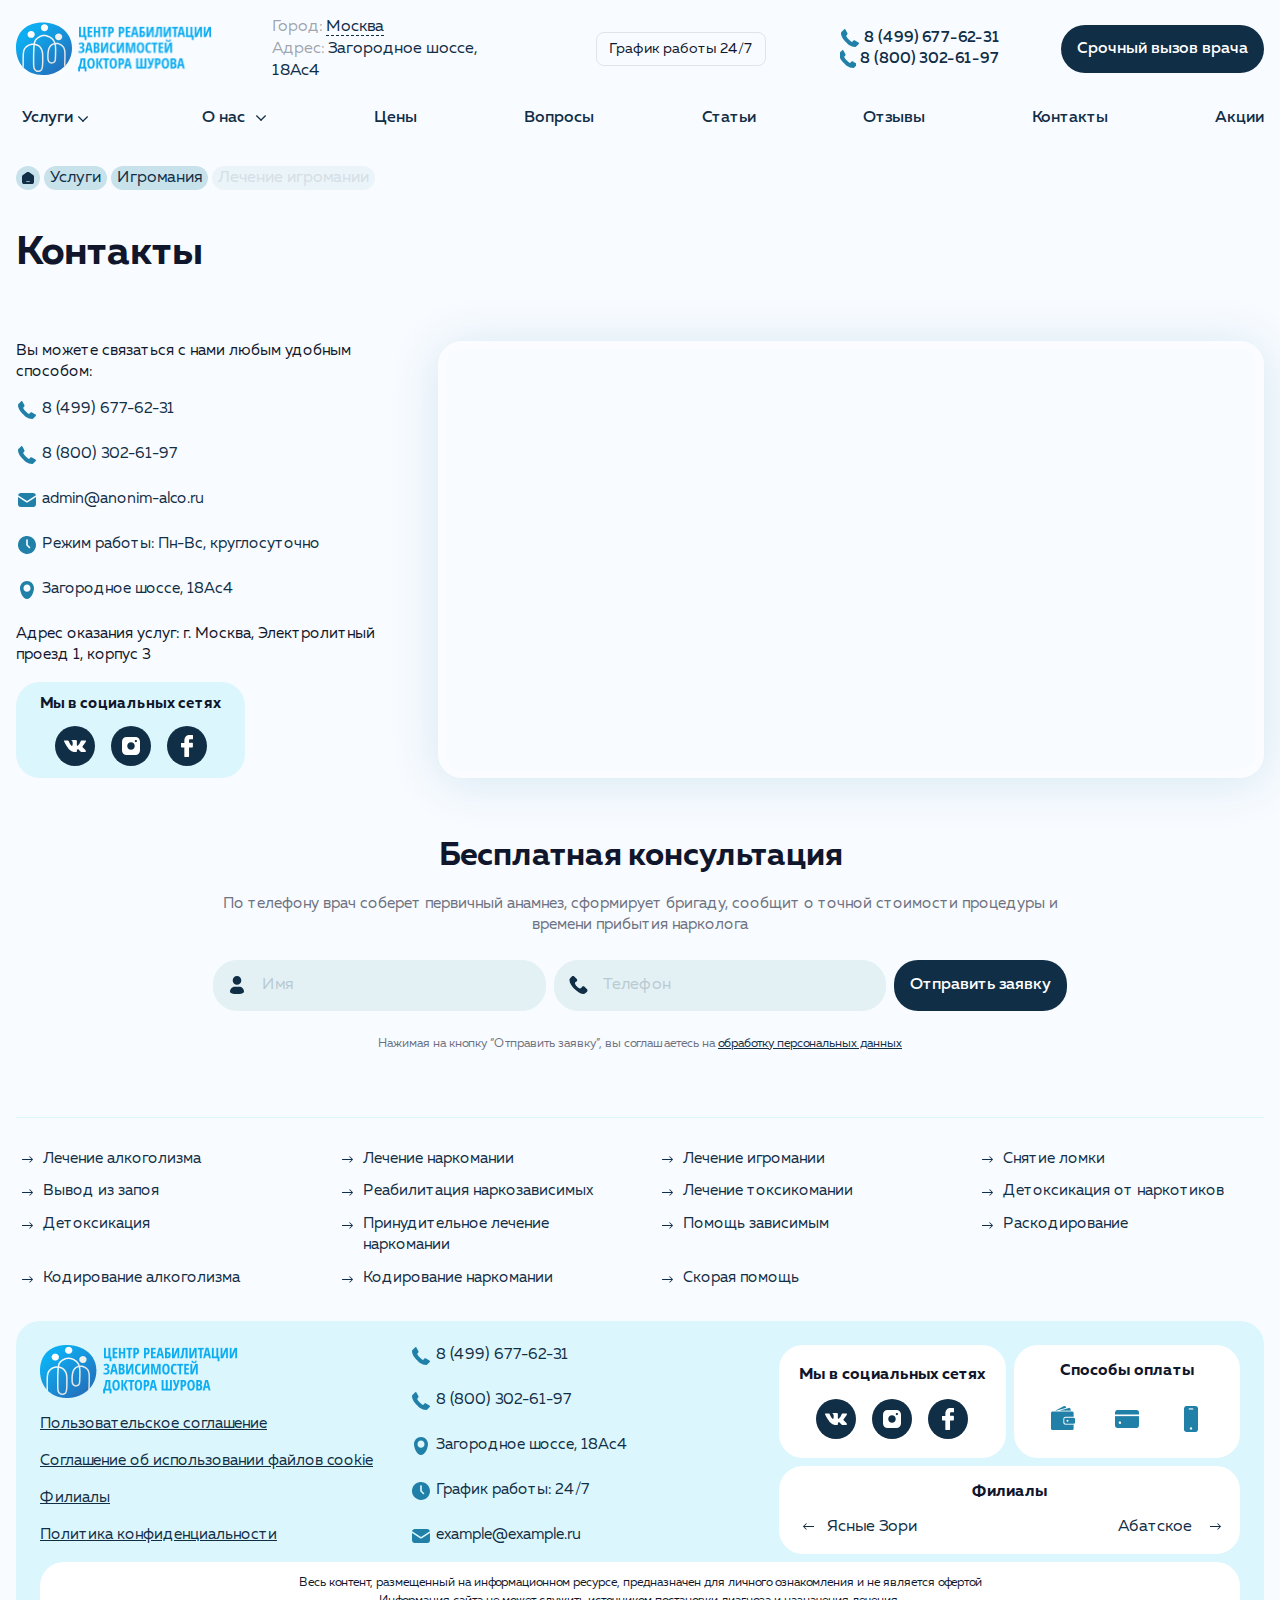
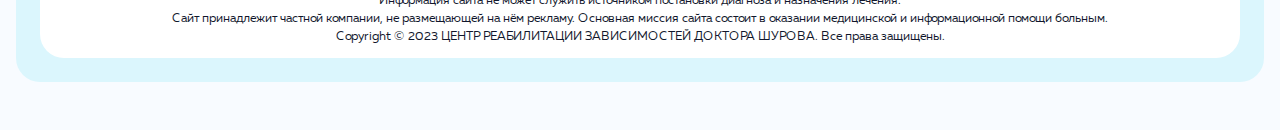
<file: contacts.html>
<!DOCTYPE html>
<html>
  <head>
    <title>Контакты | anonim-alko.ru</title>
    <link rel="stylesheet" href="assets/css/main.min.css?v=1683887157940">
    <meta charset="UTF-8">
    <meta http-equiv="X-UA-Compatible" content="IE=edge">
    <meta name="viewport" content="width=device-width, initial-scale=1">
    <link rel="icon" href="favicon.ico">
  </head>
  <body>
    <div class="mobile__menu">
      <ul class="menu-list">
        <li class="menu-list__item">Услуги
          <svg class="down" width="26" height="26" viewBox="0 0 26 26" fill="none" xmlns="http://www.w3.org/2000/svg">
            <rect x="18.0996" y="15.125" width="1.20203" height="7.21219" transform="rotate(135 18.0996 15.125)" fill=""></rect>
            <rect x="8.75" y="15.9749" width="1.20203" height="7.21219" transform="rotate(-135 8.75 15.9749)" fill=""></rect>
          </svg>
          <ul class="submenu">
            <li class="title"><a href="#">Вывод из запоя</a>
              <svg class="down" width="20" height="20" viewBox="0 0 20 20" fill="none" xmlns="http://www.w3.org/2000/svg">
                <rect x="15.0996" y="12.125" width="1.20203" height="7.21219" transform="rotate(135 15.0996 12.125)" fill=""></rect>
                <rect x="5.75" y="12.9749" width="1.20203" height="7.21219" transform="rotate(-135 5.75 12.9749)" fill=""></rect>
              </svg>
              <ul class="submenu-sub">
                <li><a href="#">В стационаре</a></li>
                <li><a href="#">Капельница от похмелья</a></li>
                <li><a href="#">Капельница от запоя</a></li>
                <li><a href="#">Нарколог на дом</a></li>
                <li><a href="#">Капельница при алкогольной интоксикации</a></li>
                <li><a href="#">Принудительный вывод из запоя</a></li>
                <li><a href="#">Частный вытрезвитель</a></li>
                <li><a href="#">Вытрезвление на дому</a></li>
              </ul>
            </li>
            <li class="title"><a href="#">Вывод из запоя</a>
              <svg class="down" width="20" height="20" viewBox="0 0 20 20" fill="none" xmlns="http://www.w3.org/2000/svg">
                <rect x="15.0996" y="12.125" width="1.20203" height="7.21219" transform="rotate(135 15.0996 12.125)" fill=""></rect>
                <rect x="5.75" y="12.9749" width="1.20203" height="7.21219" transform="rotate(-135 5.75 12.9749)" fill=""></rect>
              </svg>
              <ul class="submenu-sub">
                <li><a href="#">В стационаре</a></li>
                <li><a href="#">Капельница от похмелья</a></li>
                <li><a href="#">Капельница от запоя</a></li>
                <li><a href="#">Нарколог на дом</a></li>
                <li><a href="#">Капельница при алкогольной интоксикации</a></li>
                <li><a href="#">Принудительный вывод из запоя</a></li>
                <li><a href="#">Частный вытрезвитель</a></li>
                <li><a href="#">Вытрезвление на дому</a></li>
              </ul>
            </li>
          </ul>
        </li>
        <li class="menu-list__item">О нас
          <svg class="down" width="26" height="26" viewBox="0 0 26 26" fill="none" xmlns="http://www.w3.org/2000/svg">
            <rect x="18.0996" y="15.125" width="1.20203" height="7.21219" transform="rotate(135 18.0996 15.125)" fill=""></rect>
            <rect x="8.75" y="15.9749" width="1.20203" height="7.21219" transform="rotate(-135 8.75 15.9749)" fill=""></rect>
          </svg>
          <ul class="submenu">
            <li class="title"><a href="#">Вывод из запоя</a></li>
            <li class="title"><a href="#">Вывод из запоя</a></li>
            <li class="title"><a href="#">Вывод из запоя</a></li>
          </ul>
        </li>
        <li class="menu-list__item"><a href="#">Цены</a></li>
        <li class="menu-list__item"><a href="#">Вопросы</a></li>
        <li class="menu-list__item"><a href="#">Статьи</a></li>
        <li class="menu-list__item"><a href="#">Отзывы</a></li>
        <li class="menu-list__item"><a href="#">Контакты</a></li>
        <li class="menu-list__item"><a href="#">Акции</a></li>
      </ul>
      <div class="mobile__city">
        <p>Город:&nbsp;<span>Москва</span></p>
      </div>
      <div class="mobile__adres">
        <p>Адрес:&nbsp;<span>Загородное шоссе, 18Ас4</span></p>
      </div>
      <div class="mobile__grafic">График работы 24/7</div>
    </div>
    <header>
      <div class="container">
        <div class="row header">
          <div class="col header__logo"><a href="/"><img src="assets/upload/logo.svg"><img class="logo-text" src="assets/upload/logo-text.png"></a></div>
          <div class="col header__adress">
            <p>Город:&nbsp;<span data-fancybox data-src="#city" data-touch="false">Москва</span></p>
            <p>Адрес:&nbsp;<span>Загородное шоссе, 18Ас4</span></p>
          </div>
          <div class="col header__time">
            <div class="time">График работы 24/7</div>
          </div>
          <div class="col header__links"><a href="tel:javascript:void(0)">8 (499) 677-62-31</a><a href="tel:javascript:void(0)">8 (800) 302-61-97</a></div>
          <div class="col header__callback">
            <button class="btn btn-primary" data-fancybox data-src="#callback" data-touch="false">Срочный вызов врача</button>
          </div>
          <div class="col header__burger"> 
            <div class="burger"> <span> </span><span> </span><span> </span></div>
          </div>
        </div>
        <div class="row"> 
          <div class="col pos-relative">
            <nav> 
              <ul> 
                <li>
                  <button class="menu-desktope">Услуги
                    <svg width="12" height="6" viewBox="0 0 12 6" fill="none" xmlns="http://www.w3.org/2000/svg">
                      <rect x="0.900146" y="0.875" width="1.20203" height="7.21219" transform="rotate(-45 0.900146 0.875)" fill=""></rect>
                      <rect x="10.2498" y="0.0251465" width="1.20203" height="7.21219" transform="rotate(45 10.2498 0.0251465)" fill=""></rect>
                    </svg>
                  </button>
                </li>
                <li class="has__child"><a href="javascript:void(0)">О нас
                    <svg width="12" height="6" viewBox="0 0 12 6" fill="none" xmlns="http://www.w3.org/2000/svg">
                      <rect x="0.900146" y="0.875" width="1.20203" height="7.21219" transform="rotate(-45 0.900146 0.875)" fill=""></rect>
                      <rect x="10.2498" y="0.0251465" width="1.20203" height="7.21219" transform="rotate(45 10.2498 0.0251465)" fill=""></rect>
                    </svg></a>
                  <ul class="submenus">
                    <li><a href="javascript:void(0)">Второй уровень</a></li>
                    <li><a href="javascript:void(0)"> Второй уровень</a></li>
                    <li><a href="javascript:void(0)">Второй уровень</a></li>
                  </ul>
                </li>
                <li><a href="javascript:void(0)">Цены</a></li>
                <li><a href="javascript:void(0)">Вопросы</a></li>
                <li><a href="javascript:void(0)">Статьи</a></li>
                <li><a href="javascript:void(0)">Отзывы</a></li>
                <li><a href="javascript:void(0)">Контакты</a></li>
                <li><a href="javascript:void(0)">Акции</a></li>
              </ul>
            </nav>
            <div class="menu-service-list">
              <div class="left">
                <ul class="menu">
                  <li><a href="#">Центр лечения</a></li>
                  <li><a href="#">Лечение Алкоголизма</a></li>
                  <li><a href="#">Лечение наркомании</a></li>
                  <!--li-->
                  <!--	a(href="#") Лечение игромании-->
                  <!--li-->
                  <!--	a(href="#") Лечение токсикомании-->
                  <!--li-->
                  <!--	a(href="#") Помощь-->
                  <!--li-->
                  <!--	a(href="#") Скорая помощь-->
                  <!--li-->
                  <!--	a(href="#") Горячая линия-->
                  <!--li-->
                  <!--	a(href="#") Адвокат по наркотикам-->
                  <!--li-->
                  <!--	a(href="#") Поддержка зависимых-->
                  <!--li-->
                  <!--	a(href="#") Группа созависимых-->
                </ul>
              </div>
              <div class="right">
                <div class="item is-active">
                  <ul>
                    <li><a href="#">В стационаре</a></li>
                    <li><a href="#">Капельница от похмелья</a></li>
                    <li><a href="#">Капельница от запоя</a></li>
                    <li><a href="#">Нарколог на дом</a></li>
                    <li><a href="#">Капельница при алкогольной интоксикации</a></li>
                    <li><a href="#">Принудительный вывод из запоя</a></li>
                    <li><a href="#">Частный вытрезвитель</a></li>
                    <li><a href="#">Вытрезвление на дому</a></li>
                    <li><a href="#">Лечение похмелья</a></li>
                    <li><a href="#">В стационаре</a></li>
                    <li><a href="#">Капельница от похмелья</a></li>
                    <li><a href="#">Капельница от запоя</a></li>
                    <li><a href="#">Нарколог на дом</a></li>
                    <li><a href="#">Капельница при алкогольной интоксикации</a></li>
                    <li><a href="#">Принудительный вывод из запоя</a></li>
                    <li><a href="#">Частный вытрезвитель</a></li>
                    <li><a href="#">Вытрезвление на дому</a></li>
                    <li><a href="#">Лечение похмелья</a></li>
                    <li><a href="#">В стационаре</a></li>
                    <li><a href="#">Капельница от похмелья</a></li>
                    <li><a href="#">Капельница от запоя</a></li>
                    <li><a href="#">Нарколог на дом</a></li>
                    <li><a href="#">Капельница при алкогольной интоксикации</a></li>
                    <li><a href="#">Принудительный вывод из запоя</a></li>
                    <li><a href="#">Частный вытрезвитель</a></li>
                    <li><a href="#">Вытрезвление на дому</a></li>
                    <li><a href="#">Лечение похмелья</a>
                      <li><a href="#">В стационаре</a></li>
                      <li><a href="#">Капельница от похмелья</a></li>
                      <li><a href="#">Капельница от запоя</a></li>
                      <li><a href="#">Нарколог на дом</a></li>
                      <li><a href="#">Капельница при алкогольной интоксикации</a></li>
                      <li><a href="#">Принудительный вывод из запоя</a></li>
                      <li><a href="#">Частный вытрезвитель</a></li>
                      <li><a href="#">Вытрезвление на дому</a></li>
                      <li><a href="#">Лечение похмелья</a></li>
                      <li><a href="#">В стационаре</a></li>
                      <li><a href="#">Капельница от похмелья</a></li>
                      <li><a href="#">Капельница от запоя</a></li>
                      <li><a href="#">Нарколог на дом</a></li>
                      <li><a href="#">Капельница при алкогольной интоксикации</a></li>
                      <li><a href="#">Принудительный вывод из запоя</a></li>
                      <li><a href="#">Частный вытрезвитель</a></li>
                      <li><a href="#">Вытрезвление на дому</a></li>
                      <li><a href="#">Лечение похмелья</a></li>
                      <li><a href="#">В стационаре</a></li>
                      <li><a href="#">Капельница от похмелья</a></li>
                      <li><a href="#">Капельница от запоя</a></li>
                      <li><a href="#">Нарколог на дом</a></li>
                      <li><a href="#">Капельница при алкогольной интоксикации</a></li>
                      <li><a href="#">Принудительный вывод из запоя</a></li>
                      <li><a href="#">Частный вытрезвитель</a></li>
                      <li><a href="#">Вытрезвление на дому</a></li>
                      <li><a href="#">Лечение похмелья</a></li>
                    </li>
                  </ul>
                </div>
                <div class="item">
                  <ul>
                    <li><a href="#">В стационаре2</a></li>
                    <li><a href="#">Капельница от похмелья2</a></li>
                    <li><a href="#">Капельница от запоя2</a></li>
                    <li><a href="#">Нарколог на дом2</a></li>
                    <li><a href="#">Капельница при алкогольной интоксикации2</a></li>
                    <li><a href="#">Принудительный вывод из запоя2</a></li>
                    <li><a href="#">Частный вытрезвитель2</a></li>
                    <li><a href="#">Вытрезвление на дому2</a></li>
                    <li><a href="#">Лечение похмелья2</a></li>
                  </ul>
                </div>
                <div class="item">
                  <ul>
                    <li><a href="#">В стационаре3</a></li>
                    <li><a href="#">Капельница от похмелья3</a></li>
                    <li><a href="#">Капельница от запоя3</a></li>
                    <li><a href="#">Нарколог на дом3</a></li>
                    <li><a href="#">Капельница при алкогольной интоксикации3</a></li>
                    <li><a href="#">Принудительный вывод из запоя3</a></li>
                    <li><a href="#">Частный вытрезвитель3</a></li>
                    <li><a href="#">Вытрезвление на дому3</a></li>
                    <li><a href="#">Лечение похмелья3</a></li>
                  </ul>
                </div>
              </div>
            </div>
          </div>
        </div>
      </div>
    </header>
    <section class="s-breadcrumb">
      <div class="container">
        <div class="breadcrumb"><a class="breadcrumb__home" href="/">
            <svg width="12" height="12" viewBox="0 0 12 12" fill="none" xmlns="http://www.w3.org/2000/svg">
              <path fill-rule="evenodd" clip-rule="evenodd" d="M4.8144 0.369182C5.16363 0.128681 5.57688 0 6 0C6.42312 0 6.83637 0.128681 7.1856 0.369182L11.0856 3.0561C11.3674 3.25015 11.5979 3.51045 11.7573 3.81444C11.9166 4.11843 11.9999 4.45694 12 4.80066V9.88575C12 10.4465 11.7788 10.9843 11.3849 11.3808C10.9911 11.7773 10.457 12 9.9 12H2.1C1.54305 12 1.0089 11.7773 0.615076 11.3808C0.221249 10.9843 0 10.4465 0 9.88575V4.80066C8.24066e-05 4.45694 0.0833991 4.11843 0.242733 3.81444C0.402067 3.51045 0.632613 3.25015 0.9144 3.0561L4.8144 0.369182ZM4.5 9.28167C4.42044 9.28167 4.34413 9.31349 4.28787 9.37014C4.23161 9.42678 4.2 9.5036 4.2 9.58371C4.2 9.66381 4.23161 9.74064 4.28787 9.79728C4.34413 9.85392 4.42044 9.88575 4.5 9.88575H7.5C7.57957 9.88575 7.65587 9.85392 7.71213 9.79728C7.76839 9.74064 7.8 9.66381 7.8 9.58371C7.8 9.5036 7.76839 9.42678 7.71213 9.37014C7.65587 9.31349 7.57957 9.28167 7.5 9.28167H4.5Z" fill=""></path>
            </svg></a><a class="breadcrumb__link" href="javascript:void(0)">Услуги</a><a class="breadcrumb__link" href="javascript:void(0)">Игромания</a>
          <div class="breadcrumb__current">Лечение игромании</div>
        </div>
      </div>
    </section>
    <main>
      <section class="s-title-service">
        <div class="container">
          <h1>Контакты</h1>
        </div>
      </section>
      <section class="s-contact-page">
        <div class="container">
          <div class="row contact">
            <div class="col contact__info">
              <p>Вы можете связаться с нами любым удобным способом:</p><a class="contact__links contact__links-phone" href="javascript:void(0)">8 (499) 677-62-31</a><a class="contact__links contact__links-phone" href="javascript:void(0)">8 (800) 302-61-97</a><a class="contact__links contact__links-mail" href="javascript:void(0)">admin@anonim-alco.ru</a>
              <div class="contact__text contact__links-time">Режим работы: Пн-Вс, круглосуточно</div>
              <div class="contact__text contact__links-pin">Загородное шоссе, 18Ас4</div>
              <p>Адрес оказания услуг: г. Москва, Электролитный проезд 1, корпус 3</p>
              <div class="contact__social">
                <div class="contact__title">Мы в социальных сетях</div>
                <div class="social"><a class="social__item social__item-vk" href="javascript:void(0)" rel="nofollow"></a><a class="social__item social__item-inst" href="javascript:void(0)" rel="nofollow"></a><a class="social__item social__item-fb" href="javascript:void(0)" rel="nofollow"></a></div>
              </div>
            </div>
            <div class="col contact__map">
              <div id="map"></div>
            </div>
          </div>
        </div>
      </section>
      <section class="s-form-two">
        <div class="container">
          <div class="row form justify-center">
            <div class="col form__form">
              <form class="form__wrapper">
                <div class="form__title">Бесплатная консультация</div>
                <div class="form__subtitle">По телефону врач соберет первичный анамнез, сформирует бригаду, сообщит о точной стоимости процедуры и времени прибытия нарколога</div>
                <div class="form__main">
                  <div class="form__group form__group-light form__group-persone">
                    <input type="text" placeholder="Имя" name="f_name">
                  </div>
                  <div class="form__group form__group-light form__group-phone">
                    <input type="tel" placeholder="Телефон" name="f_phone">
                  </div>
                  <button class="btn btn-primary">Отправить заявку</button>
                </div>
                <div class="form__politic">Нажимая на кнопку “Отправить заявку”, вы соглашаетесь на&nbsp;<a href="javascript:void(0)">обработку персональных данных</a></div>
              </form>
            </div>
          </div>
        </div>
      </section>
      <section class="s-links">
        <div class="container">
          <div class="row links"><a class="col links__element" href="javascript:void(0)">Лечение алкоголизма</a><a class="col links__element" href="javascript:void(0)">Лечение наркомании</a><a class="col links__element" href="javascript:void(0)">Лечение игромании</a><a class="col links__element" href="javascript:void(0)">Снятие ломки</a><a class="col links__element" href="javascript:void(0)">Вывод из запоя</a><a class="col links__element" href="javascript:void(0)">Реабилитация наркозависимых</a><a class="col links__element" href="javascript:void(0)">Лечение токсикомании</a><a class="col links__element" href="javascript:void(0)">Детоксикация от наркотиков</a><a class="col links__element" href="javascript:void(0)">Детоксикация</a><a class="col links__element" href="javascript:void(0)">Принудительное лечение наркомании</a><a class="col links__element" href="javascript:void(0)">Помощь зависимым</a><a class="col links__element" href="javascript:void(0)">Раскодирование</a><a class="col links__element" href="javascript:void(0)">Кодирование алкоголизма</a><a class="col links__element" href="javascript:void(0)">Кодирование наркомании</a><a class="col links__element" href="javascript:void(0)">Скорая помощь</a>
          </div>
        </div>
      </section>
    </main>
    <footer>
      <div class="container">
        <div class="row footer">
          <div class="col footer__element">
            <div class="footer__logo"><img src="assets/upload/footer__logo.png"></div>
            <div class="footer__documents"><a href="javascript:void(0)">Пользовательское соглашение</a><a href="javascript:void(0)">Cоглашение об использовании файлов cookie</a><a href="javascript:void(0)">Филиалы</a><a href="javascript:void(0)">Политика конфиденциальности</a></div>
          </div>
          <div class="col footer__element"><a class="footer__links footer__links-phone" href="javascript:void(0)">8 (499) 677-62-31</a><a class="footer__links footer__links-phone" href="javascript:void(0)">8 (800) 302-61-97</a>
            <div class="footer__text footer__links-pin">Загородное шоссе, 18Ас4</div>
            <div class="footer__text footer__links-time">График работы: 24/7</div><a class="footer__links footer__links-mail" href="javascript:void(0)">example@example.ru</a>
          </div>
          <div class="col footer__element">
            <div class="footer__item footer__item-small">
              <div class="footer__title">Мы в социальных сетях</div>
              <div class="social"><a class="social__item social__item-vk" href="javascript:void(0)" rel="nofollow"></a><a class="social__item social__item-inst" href="javascript:void(0)" rel="nofollow"></a><a class="social__item social__item-fb" href="javascript:void(0)" rel="nofollow"></a></div>
            </div>
            <div class="footer__item footer__item-small">
              <div class="footer__title">Способы оплаты</div>
              <div class="payments"><img class="paymants__item" src="assets/upload/payments-1.png"><img class="paymants__item" src="assets/upload/payments-2.png"><img class="paymants__item" src="assets/upload/payments-3.png"></div>
            </div>
            <div class="footer__item footer__item-big">
              <div class="footer__title">Филиалы</div>
              <div class="regions">
                <button class="regions__item regions__item-prev">Ясные Зори</button>
                <button class="regions__item regions__item-next">Абатское</button>
              </div>
            </div>
          </div>
          <div class="col footer__copyright">
            <div class="footer__wrapper">Весь контент, размещенный на информационном ресурсе, предназначен для личного ознакомления и не является офертой<br>Информация сайта не может служить источником постановки диагноза и назначения лечения.<br>Сайт принадлежит частной компании, не размещающей на нём рекламу. Основная миссия сайта состоит в оказании медицинской и информационной помощи больным.<br>Copyright © 2023 ЦЕНТР РЕАБИЛИТАЦИИ ЗАВИСИМОСТЕЙ ДОКТОРА ШУРОВА. Все права защищены.</div>
          </div>
        </div>
      </div>
    </footer>
    <div class="modal modal-callback" id="callback">
      <div class="modal__title">
        <button class="modal__close" onclick="$.fancybox.close();" type="button"></button>Оставить заявку
      </div>
      <form>
        <div class="form__main">
          <div class="form__group form__group-light form__group-persone">
            <input type="text" placeholder="Имя" name="f_name">
          </div>
          <div class="form__group form__group-light form__group-phone">
            <input type="tel" placeholder="Телефон" name="f_phone">
          </div>
          <div class="form__politic">Нажимая на кнопку “Отправить заявку”, вы соглашаетесь на<a href="javascript:void(0)">обработку персональных данных</a></div>
          <div class="form__button">
            <button class="btn btn-secondary" onclick="$.fancybox.close();" type="button">Закрыть</button>
            <button class="btn btn-primary" type="submit">Отправить</button>
          </div>
        </div>
      </form>
    </div>
    <div class="modal modal-callback" id="appointment">
      <div class="modal__title">
        <button class="modal__close" onclick="$.fancybox.close();" type="button"></button>Запись на приём
      </div>
      <div class="modal__doctor-name">Шуров Василий Александрович</div>
      <form>
        <div class="form__main">
          <div class="form__group form__group-light form__group-phone">
            <input type="tel" placeholder="Телефон" name="f_phone">
          </div>
          <div class="form__politic">Нажимая на кнопку “Записаться”, вы соглашаетесь на<a href="javascript:void(0)">обработку персональных данных</a></div>
          <div class="form__button">
            <button class="btn btn-secondary" onclick="$.fancybox.close();" type="button">Закрыть</button>
            <button class="btn btn-primary" type="submit">Записаться</button>
          </div>
        </div>
      </form>
    </div>
    <div class="modal modal-thanks" id="thanks">
      <div class="modal__title">
        <button class="modal__close" onclick="$.fancybox.close();" type="button"></button>Заявка отправлена
      </div>
      <div class="modal__text">В ближайшее время мы с вами свяжемся, ожидайте звонка оператора</div>
      <button class="btn btn-primary" onclick="$.fancybox.close();" type="button">Закрыть</button>
    </div>
    <div class="modal modal-city" id="city">
      <div class="modal__title">
        <button class="modal__close" onclick="$.fancybox.close();" type="button"></button>Выбор города
        <button class="modal__close-city" onclick="$.fancybox.close();" type="button"></button>
      </div>
      <form class="modal__search">
        <div class="modal__group modal__group-search">
          <input id="searchCityInput" type="text" placeholder="Введите название города">
        </div>
        <button class="btn btn-secondary" type="reset" disabled>Очистить
          <svg width="22" height="22" viewBox="0 0 22 22" fill="none" xmlns="http://www.w3.org/2000/svg">
            <path d="M5.85713 17.2222C5.85713 18.2045 6.62426 19 7.57143 19H14.4286C15.3757 19 16.1429 18.2045 16.1429 17.2222V6.55554H5.85713V17.2222ZM14 3.88888L13.1428 3H8.85715L7.99998 3.88888H5V5.66667H17V3.88888H14Z" fill=""></path>
          </svg>
        </button>
        <button class="btn btn-primary">Найти</button>
      </form>
      <div class="modal__city-list">
        <div class="modal__city-item">
          <div class="modal__city-letter">а</div><a class="modal__city-element" href="javascript:void(0)">Большое название города</a><a class="modal__city-element" href="javascript:void(0)">Большое название города</a><a class="modal__city-element" href="javascript:void(0)">Большое название города</a><a class="modal__city-element" href="javascript:void(0)">Большое название города</a><a class="modal__city-element" href="javascript:void(0)">Большое название города</a><a class="modal__city-element" href="javascript:void(0)">Большое название города</a><a class="modal__city-element" href="javascript:void(0)">Большое название города</a><a class="modal__city-element" href="javascript:void(0)">Большое название города</a><a class="modal__city-element" href="javascript:void(0)">Большое название города</a><a class="modal__city-element" href="javascript:void(0)">Большое название города</a><a class="modal__city-element" href="javascript:void(0)">Большое название города</a><a class="modal__city-element" href="javascript:void(0)">Большое название города</a><a class="modal__city-element" href="javascript:void(0)">Большое название города</a><a class="modal__city-element" href="javascript:void(0)">Большое название города</a><a class="modal__city-element" href="javascript:void(0)">Большое название города</a><a class="modal__city-element" href="javascript:void(0)">Большое название города</a><a class="modal__city-element" href="javascript:void(0)">Большое название города</a><a class="modal__city-element" href="javascript:void(0)">Большое название города</a>
        </div>
        <div class="modal__city-item">
          <div class="modal__city-letter">б</div><a class="modal__city-element" href="javascript:void(0)">Большое название города</a><a class="modal__city-element" href="javascript:void(0)">Большое название города</a><a class="modal__city-element" href="javascript:void(0)">Большое название города</a><a class="modal__city-element" href="javascript:void(0)">Большое название города</a><a class="modal__city-element" href="javascript:void(0)">Большое название города</a><a class="modal__city-element" href="javascript:void(0)">Большое название города</a><a class="modal__city-element" href="javascript:void(0)">Большое название города</a><a class="modal__city-element" href="javascript:void(0)">Большое название города</a><a class="modal__city-element" href="javascript:void(0)">Большое название города</a><a class="modal__city-element" href="javascript:void(0)">Большое название города</a><a class="modal__city-element" href="javascript:void(0)">Большое название города</a><a class="modal__city-element" href="javascript:void(0)">Большое название города</a><a class="modal__city-element" href="javascript:void(0)">Большое название города</a><a class="modal__city-element" href="javascript:void(0)">Большое название города</a><a class="modal__city-element" href="javascript:void(0)">Большое название города</a><a class="modal__city-element" href="javascript:void(0)">Большое название города</a><a class="modal__city-element" href="javascript:void(0)">Большое название города</a><a class="modal__city-element" href="javascript:void(0)">Большое название города</a>
        </div>
        <div class="modal__city-item">
          <div class="modal__city-letter">в</div><a class="modal__city-element" href="javascript:void(0)">Большое название города</a><a class="modal__city-element" href="javascript:void(0)">Большое название города</a><a class="modal__city-element" href="javascript:void(0)">Большое название города</a><a class="modal__city-element" href="javascript:void(0)">Большое название города</a><a class="modal__city-element" href="javascript:void(0)">Большое название города</a><a class="modal__city-element" href="javascript:void(0)">Большое название города</a><a class="modal__city-element" href="javascript:void(0)">Большое название города</a><a class="modal__city-element" href="javascript:void(0)">Большое название города</a><a class="modal__city-element" href="javascript:void(0)">Большое название города</a><a class="modal__city-element" href="javascript:void(0)">Большое название города</a><a class="modal__city-element" href="javascript:void(0)">Большое название города</a><a class="modal__city-element" href="javascript:void(0)">Большое название города</a><a class="modal__city-element" href="javascript:void(0)">Большое название города</a><a class="modal__city-element" href="javascript:void(0)">Большое название города</a><a class="modal__city-element" href="javascript:void(0)">Большое название города</a><a class="modal__city-element" href="javascript:void(0)">Большое название города</a><a class="modal__city-element" href="javascript:void(0)">Большое название города</a><a class="modal__city-element" href="javascript:void(0)">Большое название города</a>
        </div>
      </div>
      <!--.modal__city-result-->
      <!--    a.modal__city-element(href='javascript:void(0)') Большое название города-->
      <!--    a.modal__city-element(href='javascript:void(0)') Большое название города-->
      <!--    a.modal__city-element(href='javascript:void(0)') Большое название города-->
      <!--    a.modal__city-element(href='javascript:void(0)') Большое название города-->
      <!--    a.modal__city-element(href='javascript:void(0)') Большое название города-->
      <!--    a.modal__city-element(href='javascript:void(0)') Большое название города-->
      <!--.modal__city-notfound-->
      <!--    img(src='assets/upload/not-found.png')-->
      <!--    .modal__city-text Поиск не дал результатов-->
      <!--    button.btn.btn-secondary#cleanInputSearchCity(type='reset') Очистить-->
      <!--        svg(width='22', height='22', viewBox='0 0 22 22', fill='none', xmlns='http://www.w3.org/2000/svg')-->
      <!--            path(d='M5.85713 17.2222C5.85713 18.2045 6.62426 19 7.57143 19H14.4286C15.3757 19 16.1429 18.2045 16.1429 17.2222V6.55554H5.85713V17.2222ZM14 3.88888L13.1428 3H8.85715L7.99998 3.88888H5V5.66667H17V3.88888H14Z', fill='')-->
    </div>
    <script src="https://api-maps.yandex.ru/2.1/?lang=ru_RU&amp;apikey=eb505fe6-1302-4c4e-8cbc-e50446915e83"></script>
    <script src="assets/js/libs.min.js?v=1683887157940"></script>
    <script src="assets/js/scripts.min.js?v=1683887157940"></script>
    <script type="text/javascript">
      ymaps.ready(init);
      function init() {
      	var myMap = new ymaps.Map("map", {
      		center: [55.76, 37.64],
      		zoom: 10
      	}, {
      		searchControlProvider: 'yandex#search'
      	});
      
      	// Вывод меток...
      }
    </script>
  </body>
</html>
</file>
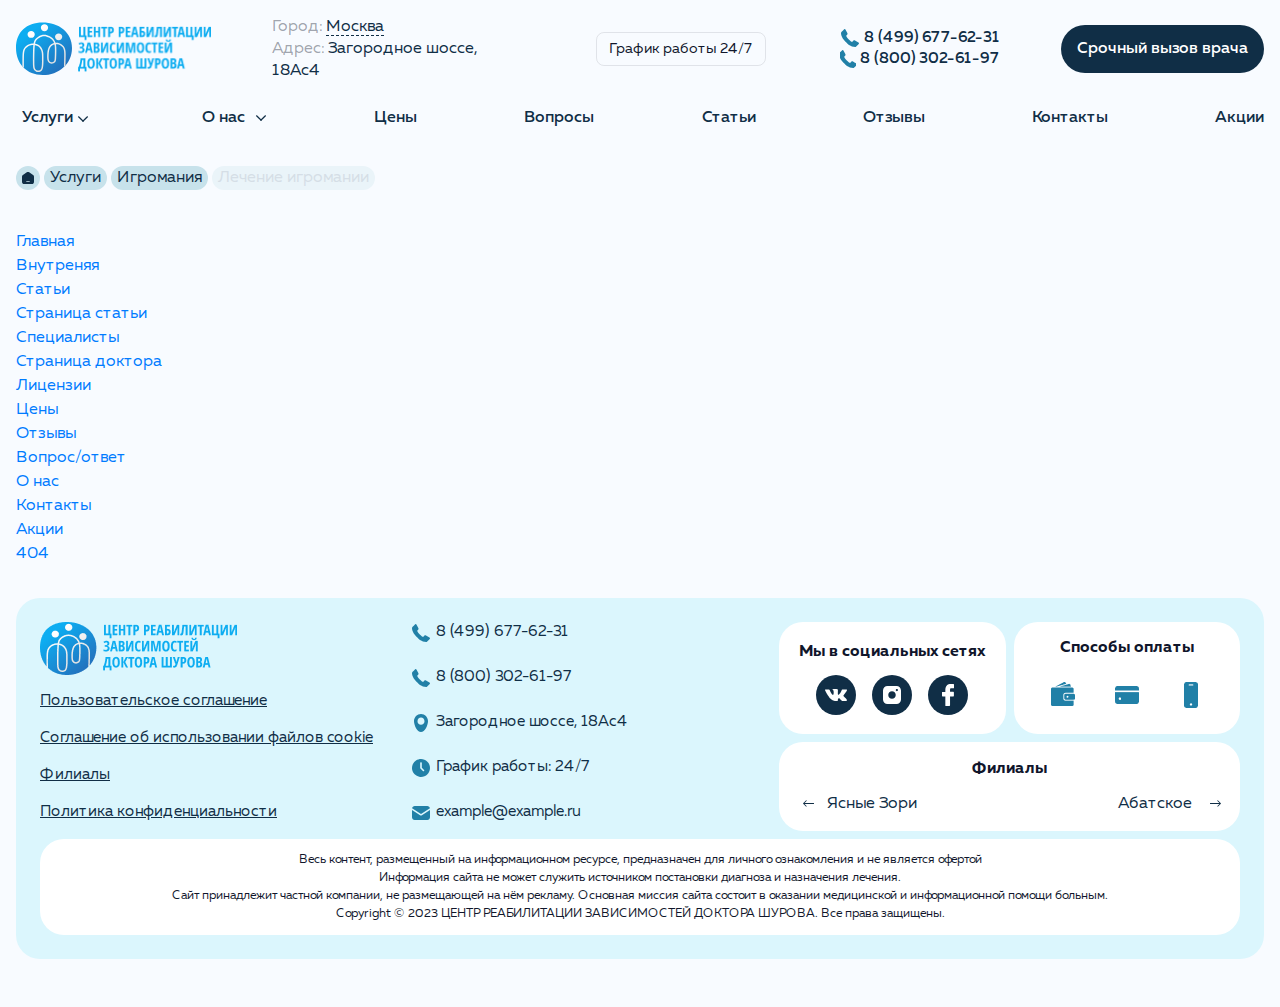
<file: dev.html>
<!DOCTYPE html>
<html>
  <head>
    <title>Статьи | anonim-alko.ru</title>
    <link rel="stylesheet" href="assets/css/main.min.css?v=1683887158778">
    <meta charset="UTF-8">
    <meta http-equiv="X-UA-Compatible" content="IE=edge">
    <meta name="viewport" content="width=device-width, initial-scale=1">
    <link rel="icon" href="favicon.ico">
  </head>
  <body>
    <div class="mobile__menu">
      <ul class="menu-list">
        <li class="menu-list__item">Услуги
          <svg class="down" width="26" height="26" viewBox="0 0 26 26" fill="none" xmlns="http://www.w3.org/2000/svg">
            <rect x="18.0996" y="15.125" width="1.20203" height="7.21219" transform="rotate(135 18.0996 15.125)" fill=""></rect>
            <rect x="8.75" y="15.9749" width="1.20203" height="7.21219" transform="rotate(-135 8.75 15.9749)" fill=""></rect>
          </svg>
          <ul class="submenu">
            <li class="title"><a href="#">Вывод из запоя</a>
              <svg class="down" width="20" height="20" viewBox="0 0 20 20" fill="none" xmlns="http://www.w3.org/2000/svg">
                <rect x="15.0996" y="12.125" width="1.20203" height="7.21219" transform="rotate(135 15.0996 12.125)" fill=""></rect>
                <rect x="5.75" y="12.9749" width="1.20203" height="7.21219" transform="rotate(-135 5.75 12.9749)" fill=""></rect>
              </svg>
              <ul class="submenu-sub">
                <li><a href="#">В стационаре</a></li>
                <li><a href="#">Капельница от похмелья</a></li>
                <li><a href="#">Капельница от запоя</a></li>
                <li><a href="#">Нарколог на дом</a></li>
                <li><a href="#">Капельница при алкогольной интоксикации</a></li>
                <li><a href="#">Принудительный вывод из запоя</a></li>
                <li><a href="#">Частный вытрезвитель</a></li>
                <li><a href="#">Вытрезвление на дому</a></li>
              </ul>
            </li>
            <li class="title"><a href="#">Вывод из запоя</a>
              <svg class="down" width="20" height="20" viewBox="0 0 20 20" fill="none" xmlns="http://www.w3.org/2000/svg">
                <rect x="15.0996" y="12.125" width="1.20203" height="7.21219" transform="rotate(135 15.0996 12.125)" fill=""></rect>
                <rect x="5.75" y="12.9749" width="1.20203" height="7.21219" transform="rotate(-135 5.75 12.9749)" fill=""></rect>
              </svg>
              <ul class="submenu-sub">
                <li><a href="#">В стационаре</a></li>
                <li><a href="#">Капельница от похмелья</a></li>
                <li><a href="#">Капельница от запоя</a></li>
                <li><a href="#">Нарколог на дом</a></li>
                <li><a href="#">Капельница при алкогольной интоксикации</a></li>
                <li><a href="#">Принудительный вывод из запоя</a></li>
                <li><a href="#">Частный вытрезвитель</a></li>
                <li><a href="#">Вытрезвление на дому</a></li>
              </ul>
            </li>
          </ul>
        </li>
        <li class="menu-list__item">О нас
          <svg class="down" width="26" height="26" viewBox="0 0 26 26" fill="none" xmlns="http://www.w3.org/2000/svg">
            <rect x="18.0996" y="15.125" width="1.20203" height="7.21219" transform="rotate(135 18.0996 15.125)" fill=""></rect>
            <rect x="8.75" y="15.9749" width="1.20203" height="7.21219" transform="rotate(-135 8.75 15.9749)" fill=""></rect>
          </svg>
          <ul class="submenu">
            <li class="title"><a href="#">Вывод из запоя</a></li>
            <li class="title"><a href="#">Вывод из запоя</a></li>
            <li class="title"><a href="#">Вывод из запоя</a></li>
          </ul>
        </li>
        <li class="menu-list__item"><a href="#">Цены</a></li>
        <li class="menu-list__item"><a href="#">Вопросы</a></li>
        <li class="menu-list__item"><a href="#">Статьи</a></li>
        <li class="menu-list__item"><a href="#">Отзывы</a></li>
        <li class="menu-list__item"><a href="#">Контакты</a></li>
        <li class="menu-list__item"><a href="#">Акции</a></li>
      </ul>
      <div class="mobile__city">
        <p>Город:&nbsp;<span>Москва</span></p>
      </div>
      <div class="mobile__adres">
        <p>Адрес:&nbsp;<span>Загородное шоссе, 18Ас4</span></p>
      </div>
      <div class="mobile__grafic">График работы 24/7</div>
    </div>
    <header>
      <div class="container">
        <div class="row header">
          <div class="col header__logo"><a href="/"><img src="assets/upload/logo.svg"><img class="logo-text" src="assets/upload/logo-text.png"></a></div>
          <div class="col header__adress">
            <p>Город:&nbsp;<span data-fancybox data-src="#city" data-touch="false">Москва</span></p>
            <p>Адрес:&nbsp;<span>Загородное шоссе, 18Ас4</span></p>
          </div>
          <div class="col header__time">
            <div class="time">График работы 24/7</div>
          </div>
          <div class="col header__links"><a href="tel:javascript:void(0)">8 (499) 677-62-31</a><a href="tel:javascript:void(0)">8 (800) 302-61-97</a></div>
          <div class="col header__callback">
            <button class="btn btn-primary" data-fancybox data-src="#callback" data-touch="false">Срочный вызов врача</button>
          </div>
          <div class="col header__burger"> 
            <div class="burger"> <span> </span><span> </span><span> </span></div>
          </div>
        </div>
        <div class="row"> 
          <div class="col pos-relative">
            <nav> 
              <ul> 
                <li>
                  <button class="menu-desktope">Услуги
                    <svg width="12" height="6" viewBox="0 0 12 6" fill="none" xmlns="http://www.w3.org/2000/svg">
                      <rect x="0.900146" y="0.875" width="1.20203" height="7.21219" transform="rotate(-45 0.900146 0.875)" fill=""></rect>
                      <rect x="10.2498" y="0.0251465" width="1.20203" height="7.21219" transform="rotate(45 10.2498 0.0251465)" fill=""></rect>
                    </svg>
                  </button>
                </li>
                <li class="has__child"><a href="javascript:void(0)">О нас
                    <svg width="12" height="6" viewBox="0 0 12 6" fill="none" xmlns="http://www.w3.org/2000/svg">
                      <rect x="0.900146" y="0.875" width="1.20203" height="7.21219" transform="rotate(-45 0.900146 0.875)" fill=""></rect>
                      <rect x="10.2498" y="0.0251465" width="1.20203" height="7.21219" transform="rotate(45 10.2498 0.0251465)" fill=""></rect>
                    </svg></a>
                  <ul class="submenus">
                    <li><a href="javascript:void(0)">Второй уровень</a></li>
                    <li><a href="javascript:void(0)"> Второй уровень</a></li>
                    <li><a href="javascript:void(0)">Второй уровень</a></li>
                  </ul>
                </li>
                <li><a href="javascript:void(0)">Цены</a></li>
                <li><a href="javascript:void(0)">Вопросы</a></li>
                <li><a href="javascript:void(0)">Статьи</a></li>
                <li><a href="javascript:void(0)">Отзывы</a></li>
                <li><a href="javascript:void(0)">Контакты</a></li>
                <li><a href="javascript:void(0)">Акции</a></li>
              </ul>
            </nav>
            <div class="menu-service-list">
              <div class="left">
                <ul class="menu">
                  <li><a href="#">Центр лечения</a></li>
                  <li><a href="#">Лечение Алкоголизма</a></li>
                  <li><a href="#">Лечение наркомании</a></li>
                  <!--li-->
                  <!--	a(href="#") Лечение игромании-->
                  <!--li-->
                  <!--	a(href="#") Лечение токсикомании-->
                  <!--li-->
                  <!--	a(href="#") Помощь-->
                  <!--li-->
                  <!--	a(href="#") Скорая помощь-->
                  <!--li-->
                  <!--	a(href="#") Горячая линия-->
                  <!--li-->
                  <!--	a(href="#") Адвокат по наркотикам-->
                  <!--li-->
                  <!--	a(href="#") Поддержка зависимых-->
                  <!--li-->
                  <!--	a(href="#") Группа созависимых-->
                </ul>
              </div>
              <div class="right">
                <div class="item is-active">
                  <ul>
                    <li><a href="#">В стационаре</a></li>
                    <li><a href="#">Капельница от похмелья</a></li>
                    <li><a href="#">Капельница от запоя</a></li>
                    <li><a href="#">Нарколог на дом</a></li>
                    <li><a href="#">Капельница при алкогольной интоксикации</a></li>
                    <li><a href="#">Принудительный вывод из запоя</a></li>
                    <li><a href="#">Частный вытрезвитель</a></li>
                    <li><a href="#">Вытрезвление на дому</a></li>
                    <li><a href="#">Лечение похмелья</a></li>
                    <li><a href="#">В стационаре</a></li>
                    <li><a href="#">Капельница от похмелья</a></li>
                    <li><a href="#">Капельница от запоя</a></li>
                    <li><a href="#">Нарколог на дом</a></li>
                    <li><a href="#">Капельница при алкогольной интоксикации</a></li>
                    <li><a href="#">Принудительный вывод из запоя</a></li>
                    <li><a href="#">Частный вытрезвитель</a></li>
                    <li><a href="#">Вытрезвление на дому</a></li>
                    <li><a href="#">Лечение похмелья</a></li>
                    <li><a href="#">В стационаре</a></li>
                    <li><a href="#">Капельница от похмелья</a></li>
                    <li><a href="#">Капельница от запоя</a></li>
                    <li><a href="#">Нарколог на дом</a></li>
                    <li><a href="#">Капельница при алкогольной интоксикации</a></li>
                    <li><a href="#">Принудительный вывод из запоя</a></li>
                    <li><a href="#">Частный вытрезвитель</a></li>
                    <li><a href="#">Вытрезвление на дому</a></li>
                    <li><a href="#">Лечение похмелья</a>
                      <li><a href="#">В стационаре</a></li>
                      <li><a href="#">Капельница от похмелья</a></li>
                      <li><a href="#">Капельница от запоя</a></li>
                      <li><a href="#">Нарколог на дом</a></li>
                      <li><a href="#">Капельница при алкогольной интоксикации</a></li>
                      <li><a href="#">Принудительный вывод из запоя</a></li>
                      <li><a href="#">Частный вытрезвитель</a></li>
                      <li><a href="#">Вытрезвление на дому</a></li>
                      <li><a href="#">Лечение похмелья</a></li>
                      <li><a href="#">В стационаре</a></li>
                      <li><a href="#">Капельница от похмелья</a></li>
                      <li><a href="#">Капельница от запоя</a></li>
                      <li><a href="#">Нарколог на дом</a></li>
                      <li><a href="#">Капельница при алкогольной интоксикации</a></li>
                      <li><a href="#">Принудительный вывод из запоя</a></li>
                      <li><a href="#">Частный вытрезвитель</a></li>
                      <li><a href="#">Вытрезвление на дому</a></li>
                      <li><a href="#">Лечение похмелья</a></li>
                      <li><a href="#">В стационаре</a></li>
                      <li><a href="#">Капельница от похмелья</a></li>
                      <li><a href="#">Капельница от запоя</a></li>
                      <li><a href="#">Нарколог на дом</a></li>
                      <li><a href="#">Капельница при алкогольной интоксикации</a></li>
                      <li><a href="#">Принудительный вывод из запоя</a></li>
                      <li><a href="#">Частный вытрезвитель</a></li>
                      <li><a href="#">Вытрезвление на дому</a></li>
                      <li><a href="#">Лечение похмелья</a></li>
                    </li>
                  </ul>
                </div>
                <div class="item">
                  <ul>
                    <li><a href="#">В стационаре2</a></li>
                    <li><a href="#">Капельница от похмелья2</a></li>
                    <li><a href="#">Капельница от запоя2</a></li>
                    <li><a href="#">Нарколог на дом2</a></li>
                    <li><a href="#">Капельница при алкогольной интоксикации2</a></li>
                    <li><a href="#">Принудительный вывод из запоя2</a></li>
                    <li><a href="#">Частный вытрезвитель2</a></li>
                    <li><a href="#">Вытрезвление на дому2</a></li>
                    <li><a href="#">Лечение похмелья2</a></li>
                  </ul>
                </div>
                <div class="item">
                  <ul>
                    <li><a href="#">В стационаре3</a></li>
                    <li><a href="#">Капельница от похмелья3</a></li>
                    <li><a href="#">Капельница от запоя3</a></li>
                    <li><a href="#">Нарколог на дом3</a></li>
                    <li><a href="#">Капельница при алкогольной интоксикации3</a></li>
                    <li><a href="#">Принудительный вывод из запоя3</a></li>
                    <li><a href="#">Частный вытрезвитель3</a></li>
                    <li><a href="#">Вытрезвление на дому3</a></li>
                    <li><a href="#">Лечение похмелья3</a></li>
                  </ul>
                </div>
              </div>
            </div>
          </div>
        </div>
      </div>
    </header>
    <section class="s-breadcrumb">
      <div class="container">
        <div class="breadcrumb"><a class="breadcrumb__home" href="/">
            <svg width="12" height="12" viewBox="0 0 12 12" fill="none" xmlns="http://www.w3.org/2000/svg">
              <path fill-rule="evenodd" clip-rule="evenodd" d="M4.8144 0.369182C5.16363 0.128681 5.57688 0 6 0C6.42312 0 6.83637 0.128681 7.1856 0.369182L11.0856 3.0561C11.3674 3.25015 11.5979 3.51045 11.7573 3.81444C11.9166 4.11843 11.9999 4.45694 12 4.80066V9.88575C12 10.4465 11.7788 10.9843 11.3849 11.3808C10.9911 11.7773 10.457 12 9.9 12H2.1C1.54305 12 1.0089 11.7773 0.615076 11.3808C0.221249 10.9843 0 10.4465 0 9.88575V4.80066C8.24066e-05 4.45694 0.0833991 4.11843 0.242733 3.81444C0.402067 3.51045 0.632613 3.25015 0.9144 3.0561L4.8144 0.369182ZM4.5 9.28167C4.42044 9.28167 4.34413 9.31349 4.28787 9.37014C4.23161 9.42678 4.2 9.5036 4.2 9.58371C4.2 9.66381 4.23161 9.74064 4.28787 9.79728C4.34413 9.85392 4.42044 9.88575 4.5 9.88575H7.5C7.57957 9.88575 7.65587 9.85392 7.71213 9.79728C7.76839 9.74064 7.8 9.66381 7.8 9.58371C7.8 9.5036 7.76839 9.42678 7.71213 9.37014C7.65587 9.31349 7.57957 9.28167 7.5 9.28167H4.5Z" fill=""></path>
            </svg></a><a class="breadcrumb__link" href="javascript:void(0)">Услуги</a><a class="breadcrumb__link" href="javascript:void(0)">Игромания</a>
          <div class="breadcrumb__current">Лечение игромании</div>
        </div>
      </div>
    </section>
    <main>
      <div class="container"> 
        <div class="links"><a href="/">Главная</a><br><a href="/inner.html">Внутреняя</a><br><a href="/articles.html">Статьи</a><br><a href="/article.html">Страница статьи</a><br><a href="/doctors.html">Специалисты</a><br><a href="/doctor.html">Страница доктора</a><br><a href="/license.html">Лицензии</a><br><a href="/price.html">Цены </a><br><a href="/review.html">Отзывы</a><br><a href="/faq.html">Вопрос/ответ</a><br><a href="/about.html">О нас</a><br><a href="/contacts.html">Контакты</a><br><a href="/stocks.html">Акции</a><br><a href="/404.html">404</a><br></div>
      </div>
    </main>
    <footer>
      <div class="container">
        <div class="row footer">
          <div class="col footer__element">
            <div class="footer__logo"><img src="assets/upload/footer__logo.png"></div>
            <div class="footer__documents"><a href="javascript:void(0)">Пользовательское соглашение</a><a href="javascript:void(0)">Cоглашение об использовании файлов cookie</a><a href="javascript:void(0)">Филиалы</a><a href="javascript:void(0)">Политика конфиденциальности</a></div>
          </div>
          <div class="col footer__element"><a class="footer__links footer__links-phone" href="javascript:void(0)">8 (499) 677-62-31</a><a class="footer__links footer__links-phone" href="javascript:void(0)">8 (800) 302-61-97</a>
            <div class="footer__text footer__links-pin">Загородное шоссе, 18Ас4</div>
            <div class="footer__text footer__links-time">График работы: 24/7</div><a class="footer__links footer__links-mail" href="javascript:void(0)">example@example.ru</a>
          </div>
          <div class="col footer__element">
            <div class="footer__item footer__item-small">
              <div class="footer__title">Мы в социальных сетях</div>
              <div class="social"><a class="social__item social__item-vk" href="javascript:void(0)" rel="nofollow"></a><a class="social__item social__item-inst" href="javascript:void(0)" rel="nofollow"></a><a class="social__item social__item-fb" href="javascript:void(0)" rel="nofollow"></a></div>
            </div>
            <div class="footer__item footer__item-small">
              <div class="footer__title">Способы оплаты</div>
              <div class="payments"><img class="paymants__item" src="assets/upload/payments-1.png"><img class="paymants__item" src="assets/upload/payments-2.png"><img class="paymants__item" src="assets/upload/payments-3.png"></div>
            </div>
            <div class="footer__item footer__item-big">
              <div class="footer__title">Филиалы</div>
              <div class="regions">
                <button class="regions__item regions__item-prev">Ясные Зори</button>
                <button class="regions__item regions__item-next">Абатское</button>
              </div>
            </div>
          </div>
          <div class="col footer__copyright">
            <div class="footer__wrapper">Весь контент, размещенный на информационном ресурсе, предназначен для личного ознакомления и не является офертой<br>Информация сайта не может служить источником постановки диагноза и назначения лечения.<br>Сайт принадлежит частной компании, не размещающей на нём рекламу. Основная миссия сайта состоит в оказании медицинской и информационной помощи больным.<br>Copyright © 2023 ЦЕНТР РЕАБИЛИТАЦИИ ЗАВИСИМОСТЕЙ ДОКТОРА ШУРОВА. Все права защищены.</div>
          </div>
        </div>
      </div>
    </footer>
    <div class="modal modal-callback" id="callback">
      <div class="modal__title">
        <button class="modal__close" onclick="$.fancybox.close();" type="button"></button>Оставить заявку
      </div>
      <form>
        <div class="form__main">
          <div class="form__group form__group-light form__group-persone">
            <input type="text" placeholder="Имя" name="f_name">
          </div>
          <div class="form__group form__group-light form__group-phone">
            <input type="tel" placeholder="Телефон" name="f_phone">
          </div>
          <div class="form__politic">Нажимая на кнопку “Отправить заявку”, вы соглашаетесь на<a href="javascript:void(0)">обработку персональных данных</a></div>
          <div class="form__button">
            <button class="btn btn-secondary" onclick="$.fancybox.close();" type="button">Закрыть</button>
            <button class="btn btn-primary" type="submit">Отправить</button>
          </div>
        </div>
      </form>
    </div>
    <div class="modal modal-callback" id="appointment">
      <div class="modal__title">
        <button class="modal__close" onclick="$.fancybox.close();" type="button"></button>Запись на приём
      </div>
      <div class="modal__doctor-name">Шуров Василий Александрович</div>
      <form>
        <div class="form__main">
          <div class="form__group form__group-light form__group-phone">
            <input type="tel" placeholder="Телефон" name="f_phone">
          </div>
          <div class="form__politic">Нажимая на кнопку “Записаться”, вы соглашаетесь на<a href="javascript:void(0)">обработку персональных данных</a></div>
          <div class="form__button">
            <button class="btn btn-secondary" onclick="$.fancybox.close();" type="button">Закрыть</button>
            <button class="btn btn-primary" type="submit">Записаться</button>
          </div>
        </div>
      </form>
    </div>
    <div class="modal modal-thanks" id="thanks">
      <div class="modal__title">
        <button class="modal__close" onclick="$.fancybox.close();" type="button"></button>Заявка отправлена
      </div>
      <div class="modal__text">В ближайшее время мы с вами свяжемся, ожидайте звонка оператора</div>
      <button class="btn btn-primary" onclick="$.fancybox.close();" type="button">Закрыть</button>
    </div>
    <div class="modal modal-city" id="city">
      <div class="modal__title">
        <button class="modal__close" onclick="$.fancybox.close();" type="button"></button>Выбор города
        <button class="modal__close-city" onclick="$.fancybox.close();" type="button"></button>
      </div>
      <form class="modal__search">
        <div class="modal__group modal__group-search">
          <input id="searchCityInput" type="text" placeholder="Введите название города">
        </div>
        <button class="btn btn-secondary" type="reset" disabled>Очистить
          <svg width="22" height="22" viewBox="0 0 22 22" fill="none" xmlns="http://www.w3.org/2000/svg">
            <path d="M5.85713 17.2222C5.85713 18.2045 6.62426 19 7.57143 19H14.4286C15.3757 19 16.1429 18.2045 16.1429 17.2222V6.55554H5.85713V17.2222ZM14 3.88888L13.1428 3H8.85715L7.99998 3.88888H5V5.66667H17V3.88888H14Z" fill=""></path>
          </svg>
        </button>
        <button class="btn btn-primary">Найти</button>
      </form>
      <div class="modal__city-list">
        <div class="modal__city-item">
          <div class="modal__city-letter">а</div><a class="modal__city-element" href="javascript:void(0)">Большое название города</a><a class="modal__city-element" href="javascript:void(0)">Большое название города</a><a class="modal__city-element" href="javascript:void(0)">Большое название города</a><a class="modal__city-element" href="javascript:void(0)">Большое название города</a><a class="modal__city-element" href="javascript:void(0)">Большое название города</a><a class="modal__city-element" href="javascript:void(0)">Большое название города</a><a class="modal__city-element" href="javascript:void(0)">Большое название города</a><a class="modal__city-element" href="javascript:void(0)">Большое название города</a><a class="modal__city-element" href="javascript:void(0)">Большое название города</a><a class="modal__city-element" href="javascript:void(0)">Большое название города</a><a class="modal__city-element" href="javascript:void(0)">Большое название города</a><a class="modal__city-element" href="javascript:void(0)">Большое название города</a><a class="modal__city-element" href="javascript:void(0)">Большое название города</a><a class="modal__city-element" href="javascript:void(0)">Большое название города</a><a class="modal__city-element" href="javascript:void(0)">Большое название города</a><a class="modal__city-element" href="javascript:void(0)">Большое название города</a><a class="modal__city-element" href="javascript:void(0)">Большое название города</a><a class="modal__city-element" href="javascript:void(0)">Большое название города</a>
        </div>
        <div class="modal__city-item">
          <div class="modal__city-letter">б</div><a class="modal__city-element" href="javascript:void(0)">Большое название города</a><a class="modal__city-element" href="javascript:void(0)">Большое название города</a><a class="modal__city-element" href="javascript:void(0)">Большое название города</a><a class="modal__city-element" href="javascript:void(0)">Большое название города</a><a class="modal__city-element" href="javascript:void(0)">Большое название города</a><a class="modal__city-element" href="javascript:void(0)">Большое название города</a><a class="modal__city-element" href="javascript:void(0)">Большое название города</a><a class="modal__city-element" href="javascript:void(0)">Большое название города</a><a class="modal__city-element" href="javascript:void(0)">Большое название города</a><a class="modal__city-element" href="javascript:void(0)">Большое название города</a><a class="modal__city-element" href="javascript:void(0)">Большое название города</a><a class="modal__city-element" href="javascript:void(0)">Большое название города</a><a class="modal__city-element" href="javascript:void(0)">Большое название города</a><a class="modal__city-element" href="javascript:void(0)">Большое название города</a><a class="modal__city-element" href="javascript:void(0)">Большое название города</a><a class="modal__city-element" href="javascript:void(0)">Большое название города</a><a class="modal__city-element" href="javascript:void(0)">Большое название города</a><a class="modal__city-element" href="javascript:void(0)">Большое название города</a>
        </div>
        <div class="modal__city-item">
          <div class="modal__city-letter">в</div><a class="modal__city-element" href="javascript:void(0)">Большое название города</a><a class="modal__city-element" href="javascript:void(0)">Большое название города</a><a class="modal__city-element" href="javascript:void(0)">Большое название города</a><a class="modal__city-element" href="javascript:void(0)">Большое название города</a><a class="modal__city-element" href="javascript:void(0)">Большое название города</a><a class="modal__city-element" href="javascript:void(0)">Большое название города</a><a class="modal__city-element" href="javascript:void(0)">Большое название города</a><a class="modal__city-element" href="javascript:void(0)">Большое название города</a><a class="modal__city-element" href="javascript:void(0)">Большое название города</a><a class="modal__city-element" href="javascript:void(0)">Большое название города</a><a class="modal__city-element" href="javascript:void(0)">Большое название города</a><a class="modal__city-element" href="javascript:void(0)">Большое название города</a><a class="modal__city-element" href="javascript:void(0)">Большое название города</a><a class="modal__city-element" href="javascript:void(0)">Большое название города</a><a class="modal__city-element" href="javascript:void(0)">Большое название города</a><a class="modal__city-element" href="javascript:void(0)">Большое название города</a><a class="modal__city-element" href="javascript:void(0)">Большое название города</a><a class="modal__city-element" href="javascript:void(0)">Большое название города</a>
        </div>
      </div>
      <!--.modal__city-result-->
      <!--    a.modal__city-element(href='javascript:void(0)') Большое название города-->
      <!--    a.modal__city-element(href='javascript:void(0)') Большое название города-->
      <!--    a.modal__city-element(href='javascript:void(0)') Большое название города-->
      <!--    a.modal__city-element(href='javascript:void(0)') Большое название города-->
      <!--    a.modal__city-element(href='javascript:void(0)') Большое название города-->
      <!--    a.modal__city-element(href='javascript:void(0)') Большое название города-->
      <!--.modal__city-notfound-->
      <!--    img(src='assets/upload/not-found.png')-->
      <!--    .modal__city-text Поиск не дал результатов-->
      <!--    button.btn.btn-secondary#cleanInputSearchCity(type='reset') Очистить-->
      <!--        svg(width='22', height='22', viewBox='0 0 22 22', fill='none', xmlns='http://www.w3.org/2000/svg')-->
      <!--            path(d='M5.85713 17.2222C5.85713 18.2045 6.62426 19 7.57143 19H14.4286C15.3757 19 16.1429 18.2045 16.1429 17.2222V6.55554H5.85713V17.2222ZM14 3.88888L13.1428 3H8.85715L7.99998 3.88888H5V5.66667H17V3.88888H14Z', fill='')-->
    </div>
    <script src="https://api-maps.yandex.ru/2.1/?lang=ru_RU&amp;apikey=eb505fe6-1302-4c4e-8cbc-e50446915e83"></script>
    <script src="assets/js/libs.min.js?v=1683887158778"></script>
    <script src="assets/js/scripts.min.js?v=1683887158778"></script>
    <script type="text/javascript">
      ymaps.ready(init);
      function init() {
      	var myMap = new ymaps.Map("map", {
      		center: [55.76, 37.64],
      		zoom: 10
      	}, {
      		searchControlProvider: 'yandex#search'
      	});
      
      	// Вывод меток...
      }
    </script>
  </body>
</html>
</file>
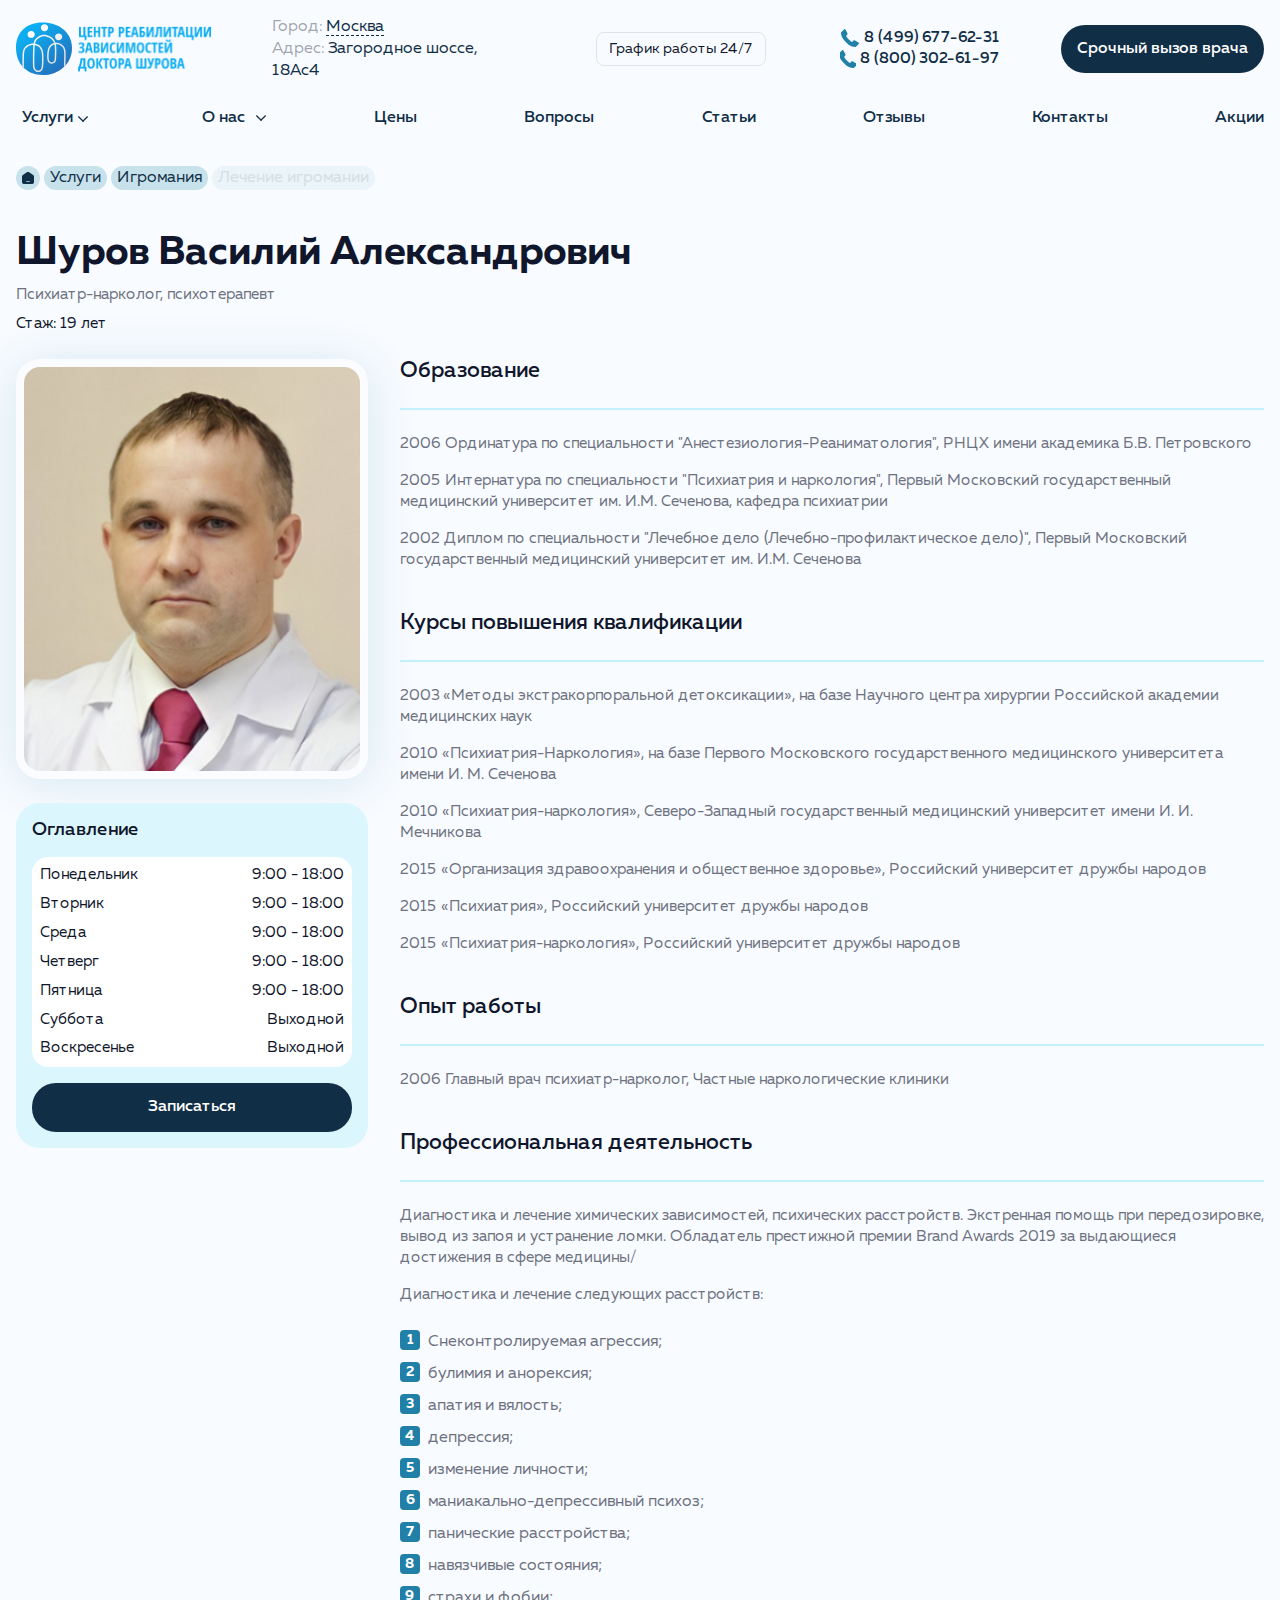
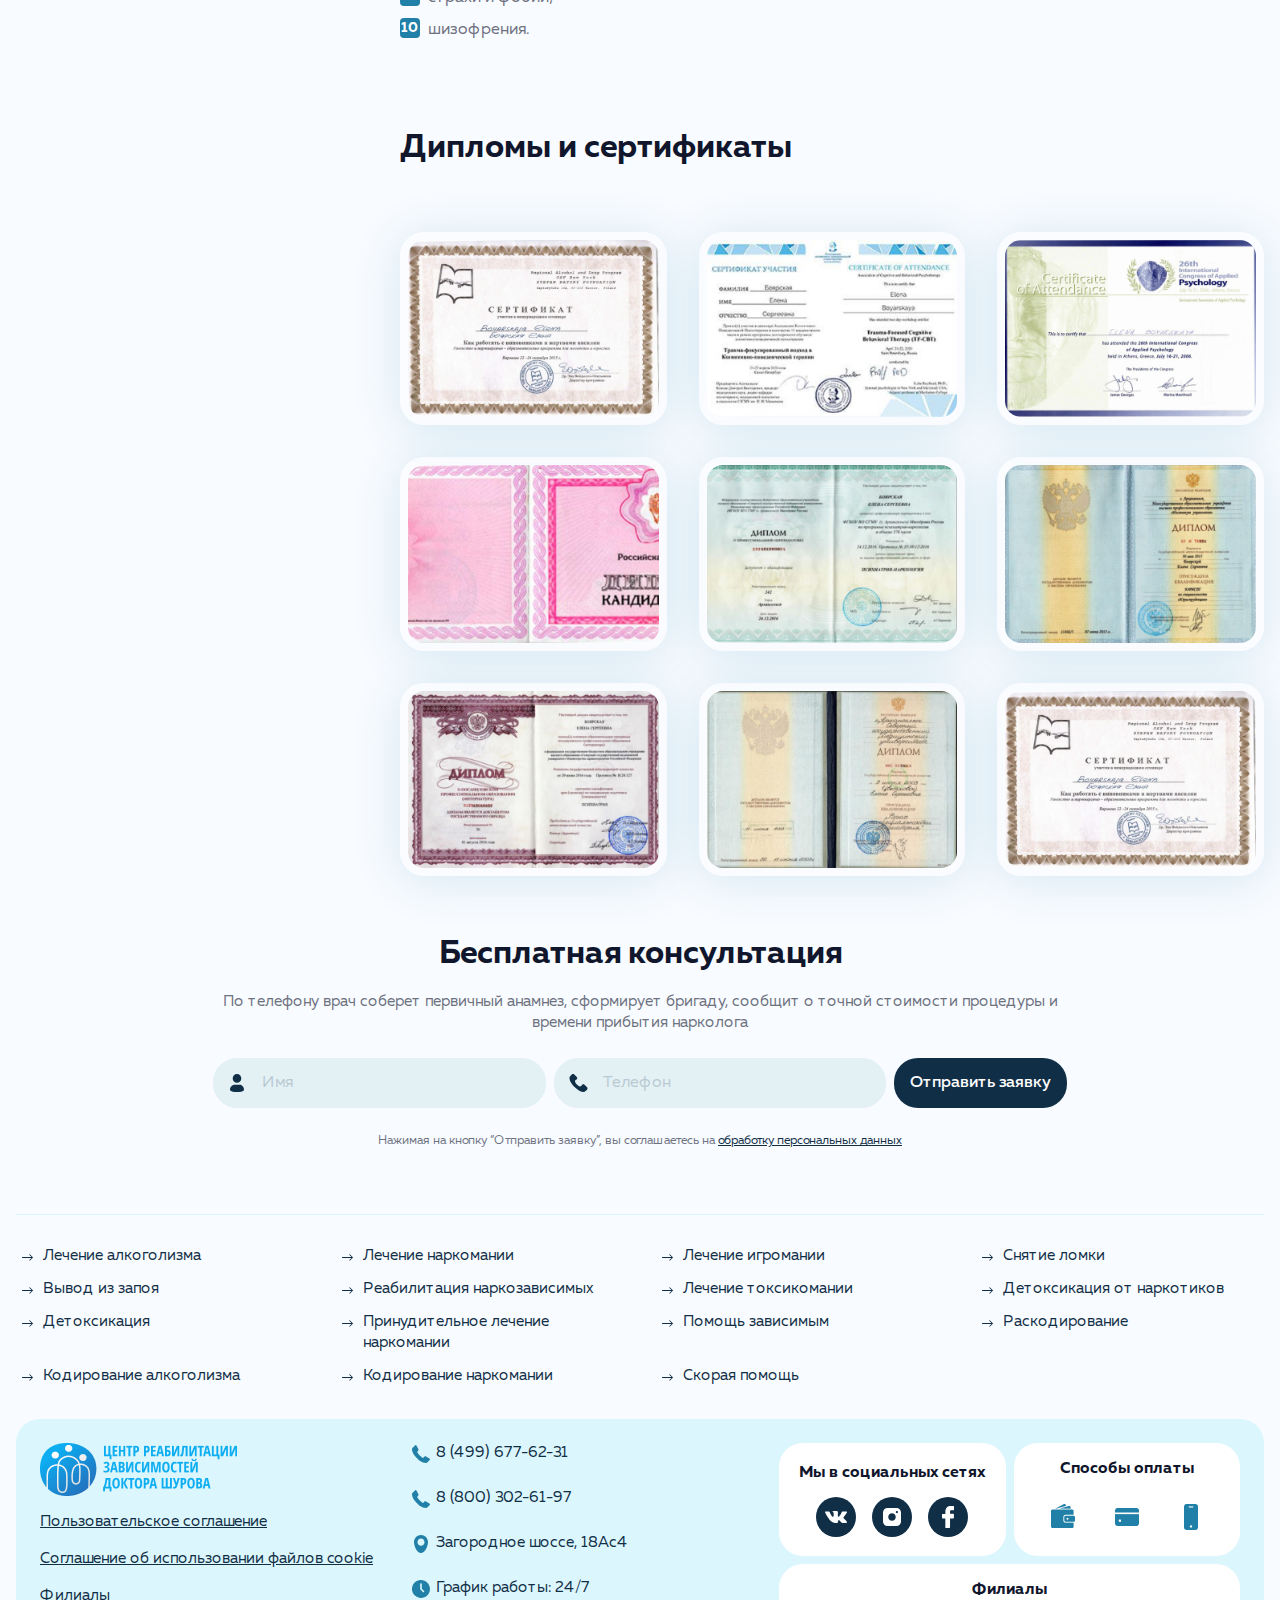
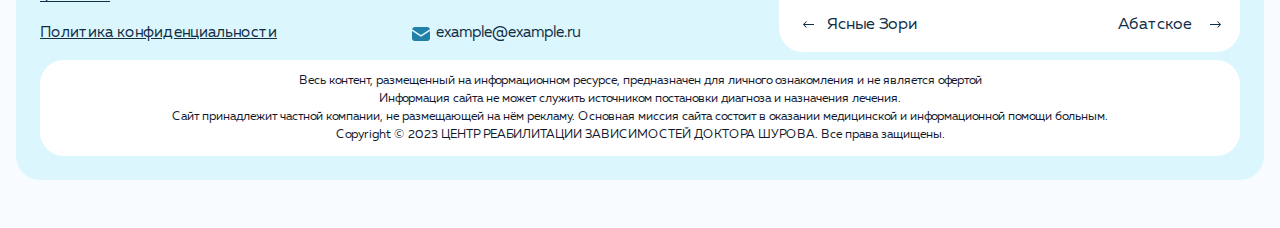
<file: doctor.html>
<!DOCTYPE html>
<html>
  <head>
    <title>Шуров Василий Александрович | anonim-alko.ru</title>
    <link rel="stylesheet" href="assets/css/main.min.css?v=1683887162567">
    <meta charset="UTF-8">
    <meta http-equiv="X-UA-Compatible" content="IE=edge">
    <meta name="viewport" content="width=device-width, initial-scale=1">
    <link rel="icon" href="favicon.ico">
  </head>
  <body>
    <div class="mobile__menu">
      <ul class="menu-list">
        <li class="menu-list__item">Услуги
          <svg class="down" width="26" height="26" viewBox="0 0 26 26" fill="none" xmlns="http://www.w3.org/2000/svg">
            <rect x="18.0996" y="15.125" width="1.20203" height="7.21219" transform="rotate(135 18.0996 15.125)" fill=""></rect>
            <rect x="8.75" y="15.9749" width="1.20203" height="7.21219" transform="rotate(-135 8.75 15.9749)" fill=""></rect>
          </svg>
          <ul class="submenu">
            <li class="title"><a href="#">Вывод из запоя</a>
              <svg class="down" width="20" height="20" viewBox="0 0 20 20" fill="none" xmlns="http://www.w3.org/2000/svg">
                <rect x="15.0996" y="12.125" width="1.20203" height="7.21219" transform="rotate(135 15.0996 12.125)" fill=""></rect>
                <rect x="5.75" y="12.9749" width="1.20203" height="7.21219" transform="rotate(-135 5.75 12.9749)" fill=""></rect>
              </svg>
              <ul class="submenu-sub">
                <li><a href="#">В стационаре</a></li>
                <li><a href="#">Капельница от похмелья</a></li>
                <li><a href="#">Капельница от запоя</a></li>
                <li><a href="#">Нарколог на дом</a></li>
                <li><a href="#">Капельница при алкогольной интоксикации</a></li>
                <li><a href="#">Принудительный вывод из запоя</a></li>
                <li><a href="#">Частный вытрезвитель</a></li>
                <li><a href="#">Вытрезвление на дому</a></li>
              </ul>
            </li>
            <li class="title"><a href="#">Вывод из запоя</a>
              <svg class="down" width="20" height="20" viewBox="0 0 20 20" fill="none" xmlns="http://www.w3.org/2000/svg">
                <rect x="15.0996" y="12.125" width="1.20203" height="7.21219" transform="rotate(135 15.0996 12.125)" fill=""></rect>
                <rect x="5.75" y="12.9749" width="1.20203" height="7.21219" transform="rotate(-135 5.75 12.9749)" fill=""></rect>
              </svg>
              <ul class="submenu-sub">
                <li><a href="#">В стационаре</a></li>
                <li><a href="#">Капельница от похмелья</a></li>
                <li><a href="#">Капельница от запоя</a></li>
                <li><a href="#">Нарколог на дом</a></li>
                <li><a href="#">Капельница при алкогольной интоксикации</a></li>
                <li><a href="#">Принудительный вывод из запоя</a></li>
                <li><a href="#">Частный вытрезвитель</a></li>
                <li><a href="#">Вытрезвление на дому</a></li>
              </ul>
            </li>
          </ul>
        </li>
        <li class="menu-list__item">О нас
          <svg class="down" width="26" height="26" viewBox="0 0 26 26" fill="none" xmlns="http://www.w3.org/2000/svg">
            <rect x="18.0996" y="15.125" width="1.20203" height="7.21219" transform="rotate(135 18.0996 15.125)" fill=""></rect>
            <rect x="8.75" y="15.9749" width="1.20203" height="7.21219" transform="rotate(-135 8.75 15.9749)" fill=""></rect>
          </svg>
          <ul class="submenu">
            <li class="title"><a href="#">Вывод из запоя</a></li>
            <li class="title"><a href="#">Вывод из запоя</a></li>
            <li class="title"><a href="#">Вывод из запоя</a></li>
          </ul>
        </li>
        <li class="menu-list__item"><a href="#">Цены</a></li>
        <li class="menu-list__item"><a href="#">Вопросы</a></li>
        <li class="menu-list__item"><a href="#">Статьи</a></li>
        <li class="menu-list__item"><a href="#">Отзывы</a></li>
        <li class="menu-list__item"><a href="#">Контакты</a></li>
        <li class="menu-list__item"><a href="#">Акции</a></li>
      </ul>
      <div class="mobile__city">
        <p>Город:&nbsp;<span>Москва</span></p>
      </div>
      <div class="mobile__adres">
        <p>Адрес:&nbsp;<span>Загородное шоссе, 18Ас4</span></p>
      </div>
      <div class="mobile__grafic">График работы 24/7</div>
    </div>
    <header>
      <div class="container">
        <div class="row header">
          <div class="col header__logo"><a href="/"><img src="assets/upload/logo.svg"><img class="logo-text" src="assets/upload/logo-text.png"></a></div>
          <div class="col header__adress">
            <p>Город:&nbsp;<span data-fancybox data-src="#city" data-touch="false">Москва</span></p>
            <p>Адрес:&nbsp;<span>Загородное шоссе, 18Ас4</span></p>
          </div>
          <div class="col header__time">
            <div class="time">График работы 24/7</div>
          </div>
          <div class="col header__links"><a href="tel:javascript:void(0)">8 (499) 677-62-31</a><a href="tel:javascript:void(0)">8 (800) 302-61-97</a></div>
          <div class="col header__callback">
            <button class="btn btn-primary" data-fancybox data-src="#callback" data-touch="false">Срочный вызов врача</button>
          </div>
          <div class="col header__burger"> 
            <div class="burger"> <span> </span><span> </span><span> </span></div>
          </div>
        </div>
        <div class="row"> 
          <div class="col pos-relative">
            <nav> 
              <ul> 
                <li>
                  <button class="menu-desktope">Услуги
                    <svg width="12" height="6" viewBox="0 0 12 6" fill="none" xmlns="http://www.w3.org/2000/svg">
                      <rect x="0.900146" y="0.875" width="1.20203" height="7.21219" transform="rotate(-45 0.900146 0.875)" fill=""></rect>
                      <rect x="10.2498" y="0.0251465" width="1.20203" height="7.21219" transform="rotate(45 10.2498 0.0251465)" fill=""></rect>
                    </svg>
                  </button>
                </li>
                <li class="has__child"><a href="javascript:void(0)">О нас
                    <svg width="12" height="6" viewBox="0 0 12 6" fill="none" xmlns="http://www.w3.org/2000/svg">
                      <rect x="0.900146" y="0.875" width="1.20203" height="7.21219" transform="rotate(-45 0.900146 0.875)" fill=""></rect>
                      <rect x="10.2498" y="0.0251465" width="1.20203" height="7.21219" transform="rotate(45 10.2498 0.0251465)" fill=""></rect>
                    </svg></a>
                  <ul class="submenus">
                    <li><a href="javascript:void(0)">Второй уровень</a></li>
                    <li><a href="javascript:void(0)"> Второй уровень</a></li>
                    <li><a href="javascript:void(0)">Второй уровень</a></li>
                  </ul>
                </li>
                <li><a href="javascript:void(0)">Цены</a></li>
                <li><a href="javascript:void(0)">Вопросы</a></li>
                <li><a href="javascript:void(0)">Статьи</a></li>
                <li><a href="javascript:void(0)">Отзывы</a></li>
                <li><a href="javascript:void(0)">Контакты</a></li>
                <li><a href="javascript:void(0)">Акции</a></li>
              </ul>
            </nav>
            <div class="menu-service-list">
              <div class="left">
                <ul class="menu">
                  <li><a href="#">Центр лечения</a></li>
                  <li><a href="#">Лечение Алкоголизма</a></li>
                  <li><a href="#">Лечение наркомании</a></li>
                  <!--li-->
                  <!--	a(href="#") Лечение игромании-->
                  <!--li-->
                  <!--	a(href="#") Лечение токсикомании-->
                  <!--li-->
                  <!--	a(href="#") Помощь-->
                  <!--li-->
                  <!--	a(href="#") Скорая помощь-->
                  <!--li-->
                  <!--	a(href="#") Горячая линия-->
                  <!--li-->
                  <!--	a(href="#") Адвокат по наркотикам-->
                  <!--li-->
                  <!--	a(href="#") Поддержка зависимых-->
                  <!--li-->
                  <!--	a(href="#") Группа созависимых-->
                </ul>
              </div>
              <div class="right">
                <div class="item is-active">
                  <ul>
                    <li><a href="#">В стационаре</a></li>
                    <li><a href="#">Капельница от похмелья</a></li>
                    <li><a href="#">Капельница от запоя</a></li>
                    <li><a href="#">Нарколог на дом</a></li>
                    <li><a href="#">Капельница при алкогольной интоксикации</a></li>
                    <li><a href="#">Принудительный вывод из запоя</a></li>
                    <li><a href="#">Частный вытрезвитель</a></li>
                    <li><a href="#">Вытрезвление на дому</a></li>
                    <li><a href="#">Лечение похмелья</a></li>
                    <li><a href="#">В стационаре</a></li>
                    <li><a href="#">Капельница от похмелья</a></li>
                    <li><a href="#">Капельница от запоя</a></li>
                    <li><a href="#">Нарколог на дом</a></li>
                    <li><a href="#">Капельница при алкогольной интоксикации</a></li>
                    <li><a href="#">Принудительный вывод из запоя</a></li>
                    <li><a href="#">Частный вытрезвитель</a></li>
                    <li><a href="#">Вытрезвление на дому</a></li>
                    <li><a href="#">Лечение похмелья</a></li>
                    <li><a href="#">В стационаре</a></li>
                    <li><a href="#">Капельница от похмелья</a></li>
                    <li><a href="#">Капельница от запоя</a></li>
                    <li><a href="#">Нарколог на дом</a></li>
                    <li><a href="#">Капельница при алкогольной интоксикации</a></li>
                    <li><a href="#">Принудительный вывод из запоя</a></li>
                    <li><a href="#">Частный вытрезвитель</a></li>
                    <li><a href="#">Вытрезвление на дому</a></li>
                    <li><a href="#">Лечение похмелья</a>
                      <li><a href="#">В стационаре</a></li>
                      <li><a href="#">Капельница от похмелья</a></li>
                      <li><a href="#">Капельница от запоя</a></li>
                      <li><a href="#">Нарколог на дом</a></li>
                      <li><a href="#">Капельница при алкогольной интоксикации</a></li>
                      <li><a href="#">Принудительный вывод из запоя</a></li>
                      <li><a href="#">Частный вытрезвитель</a></li>
                      <li><a href="#">Вытрезвление на дому</a></li>
                      <li><a href="#">Лечение похмелья</a></li>
                      <li><a href="#">В стационаре</a></li>
                      <li><a href="#">Капельница от похмелья</a></li>
                      <li><a href="#">Капельница от запоя</a></li>
                      <li><a href="#">Нарколог на дом</a></li>
                      <li><a href="#">Капельница при алкогольной интоксикации</a></li>
                      <li><a href="#">Принудительный вывод из запоя</a></li>
                      <li><a href="#">Частный вытрезвитель</a></li>
                      <li><a href="#">Вытрезвление на дому</a></li>
                      <li><a href="#">Лечение похмелья</a></li>
                      <li><a href="#">В стационаре</a></li>
                      <li><a href="#">Капельница от похмелья</a></li>
                      <li><a href="#">Капельница от запоя</a></li>
                      <li><a href="#">Нарколог на дом</a></li>
                      <li><a href="#">Капельница при алкогольной интоксикации</a></li>
                      <li><a href="#">Принудительный вывод из запоя</a></li>
                      <li><a href="#">Частный вытрезвитель</a></li>
                      <li><a href="#">Вытрезвление на дому</a></li>
                      <li><a href="#">Лечение похмелья</a></li>
                    </li>
                  </ul>
                </div>
                <div class="item">
                  <ul>
                    <li><a href="#">В стационаре2</a></li>
                    <li><a href="#">Капельница от похмелья2</a></li>
                    <li><a href="#">Капельница от запоя2</a></li>
                    <li><a href="#">Нарколог на дом2</a></li>
                    <li><a href="#">Капельница при алкогольной интоксикации2</a></li>
                    <li><a href="#">Принудительный вывод из запоя2</a></li>
                    <li><a href="#">Частный вытрезвитель2</a></li>
                    <li><a href="#">Вытрезвление на дому2</a></li>
                    <li><a href="#">Лечение похмелья2</a></li>
                  </ul>
                </div>
                <div class="item">
                  <ul>
                    <li><a href="#">В стационаре3</a></li>
                    <li><a href="#">Капельница от похмелья3</a></li>
                    <li><a href="#">Капельница от запоя3</a></li>
                    <li><a href="#">Нарколог на дом3</a></li>
                    <li><a href="#">Капельница при алкогольной интоксикации3</a></li>
                    <li><a href="#">Принудительный вывод из запоя3</a></li>
                    <li><a href="#">Частный вытрезвитель3</a></li>
                    <li><a href="#">Вытрезвление на дому3</a></li>
                    <li><a href="#">Лечение похмелья3</a></li>
                  </ul>
                </div>
              </div>
            </div>
          </div>
        </div>
      </div>
    </header>
    <section class="s-breadcrumb">
      <div class="container">
        <div class="breadcrumb"><a class="breadcrumb__home" href="/">
            <svg width="12" height="12" viewBox="0 0 12 12" fill="none" xmlns="http://www.w3.org/2000/svg">
              <path fill-rule="evenodd" clip-rule="evenodd" d="M4.8144 0.369182C5.16363 0.128681 5.57688 0 6 0C6.42312 0 6.83637 0.128681 7.1856 0.369182L11.0856 3.0561C11.3674 3.25015 11.5979 3.51045 11.7573 3.81444C11.9166 4.11843 11.9999 4.45694 12 4.80066V9.88575C12 10.4465 11.7788 10.9843 11.3849 11.3808C10.9911 11.7773 10.457 12 9.9 12H2.1C1.54305 12 1.0089 11.7773 0.615076 11.3808C0.221249 10.9843 0 10.4465 0 9.88575V4.80066C8.24066e-05 4.45694 0.0833991 4.11843 0.242733 3.81444C0.402067 3.51045 0.632613 3.25015 0.9144 3.0561L4.8144 0.369182ZM4.5 9.28167C4.42044 9.28167 4.34413 9.31349 4.28787 9.37014C4.23161 9.42678 4.2 9.5036 4.2 9.58371C4.2 9.66381 4.23161 9.74064 4.28787 9.79728C4.34413 9.85392 4.42044 9.88575 4.5 9.88575H7.5C7.57957 9.88575 7.65587 9.85392 7.71213 9.79728C7.76839 9.74064 7.8 9.66381 7.8 9.58371C7.8 9.5036 7.76839 9.42678 7.71213 9.37014C7.65587 9.31349 7.57957 9.28167 7.5 9.28167H4.5Z" fill=""></path>
            </svg></a><a class="breadcrumb__link" href="javascript:void(0)">Услуги</a><a class="breadcrumb__link" href="javascript:void(0)">Игромания</a>
          <div class="breadcrumb__current">Лечение игромании</div>
        </div>
      </div>
    </section>
    <main>
      <section class="s-title-service">
        <div class="container">
          <h1>Шуров Василий Александрович</h1>
          <div class="doctor-page">
            <p>Психиатр-нарколог, психотерапевт</p><span>Стаж: 19 лет</span>
          </div>
        </div>
      </section>
      <section class="s-doctor-page">
        <div class="container">
          <div class="row doctor">
            <div class="col doctor__image"><img src="assets/upload/doctor-page.webp" alt="изображение доктора">
              <div class="doctor__shedule">
                <div class="shedule__title">Оглавление</div>
                <div class="shedule">
                  <div class="shedule__row"><span>Понедельник</span><span>9:00 - 18:00</span></div>
                  <div class="shedule__row"><span>Вторник</span><span>9:00 - 18:00</span></div>
                  <div class="shedule__row"><span>Среда</span><span>9:00 - 18:00</span></div>
                  <div class="shedule__row"><span>Четверг</span><span>9:00 - 18:00</span></div>
                  <div class="shedule__row"><span>Пятница</span><span>9:00 - 18:00</span></div>
                  <div class="shedule__row"><span>Суббота</span><span>Выходной</span></div>
                  <div class="shedule__row"><span>Воскресенье</span><span>Выходной</span></div>
                </div>
                <button class="btn btn-primary" data-fancybox data-src="#appointment" data-touch="false">Записаться</button>
              </div>
            </div>
            <div class="col doctor__main">
              <div class="doctor__text">
                <h3>Образование</h3>
                <p>2006 Ординатура по специальности "Анестезиология-Реаниматология", РНЦХ имени академика Б.В. Петровского</p>
                <p>2005 Интернатура по специальности "Психиатрия и наркология", Первый Московский государственный медицинский университет им. И.М. Сеченова, кафедра психиатрии</p>
                <p>2002 Диплом по специальности "Лечебное дело (Лечебно-профилактическое дело)", Первый Московский государственный медицинский университет им. И.М. Сеченова</p>
                <h3>Курсы повышения квалификации</h3>
                <p>2003 «Методы экстракорпоральной детоксикации», на базе Научного центра хирургии Российской академии медицинских наук</p>
                <p>2010 «Психиатрия-Наркология», на базе Первого Московского государственного медицинского университета имени И. М. Сеченова</p>
                <p>2010 «Психиатрия-наркология», Северо-Западный государственный медицинский университет имени И. И. Мечникова</p>
                <p>2015 «Организация здравоохранения и общественное здоровье», Российский университет дружбы народов</p>
                <p>2015 «Психиатрия», Российский университет дружбы народов</p>
                <p>2015 «Психиатрия-наркология», Российский университет дружбы народов</p>
                <h3>Опыт работы</h3>
                <p>2006 Главный врач психиатр-нарколог, Частные наркологические клиники</p>
                <h3>Профессиональная деятельность</h3>
                <p>Диагностика и лечение химических зависимостей, психических расстройств. Экстренная помощь при передозировке, вывод из запоя и устранение ломки. Обладатель престижной премии Brand Awards 2019 за выдающиеся достижения в сфере медицины/</p>
                <p>Диагностика и лечение следующих расстройств:</p>
                <ol>
                  <li>Снеконтролируемая агрессия;</li>
                  <li>булимия и анорексия;</li>
                  <li>апатия и вялость;</li>
                  <li>депрессия;</li>
                  <li>изменение личности;</li>
                  <li>маниакально-депрессивный психоз;</li>
                  <li>панические расстройства;</li>
                  <li>навязчивые состояния;</li>
                  <li>страхи и фобии;</li>
                  <li>шизофрения.</li>
                </ol>
              </div>
              <div class="doctor__title">Дипломы и сертификаты</div>
              <div class="doctor__list"><a class="doctor__item" href="assets/upload/license1.webp" data-fancybox="doctor-diplom"><img src="assets/upload/license1.webp" alt="лицензия врача"></a><a class="doctor__item" href="assets/upload/license2.webp" data-fancybox="doctor-diplom"><img src="assets/upload/license2.webp" alt="лицензия врача"></a><a class="doctor__item" href="assets/upload/license3.webp" data-fancybox="doctor-diplom"><img src="assets/upload/license3.webp" alt="лицензия врача"></a><a class="doctor__item" href="assets/upload/license4.webp" data-fancybox="doctor-diplom"><img src="assets/upload/license4.webp" alt="лицензия врача"></a><a class="doctor__item" href="assets/upload/license5.webp" data-fancybox="doctor-diplom"><img src="assets/upload/license5.webp" alt="лицензия врача"></a><a class="doctor__item" href="assets/upload/license6.webp" data-fancybox="doctor-diplom"><img src="assets/upload/license6.webp" alt="лицензия врача"></a><a class="doctor__item" href="assets/upload/license7.webp" data-fancybox="doctor-diplom"><img src="assets/upload/license7.webp" alt="лицензия врача"></a><a class="doctor__item" href="assets/upload/license8.webp" data-fancybox="doctor-diplom"><img src="assets/upload/license8.webp" alt="лицензия врача"></a><a class="doctor__item" href="assets/upload/license1.webp" data-fancybox="doctor-diplom"><img src="assets/upload/license1.webp" alt="лицензия врача"></a></div>
            </div>
          </div>
        </div>
      </section>
      <section class="s-form-two">
        <div class="container">
          <div class="row form justify-center">
            <div class="col form__form">
              <form class="form__wrapper">
                <div class="form__title">Бесплатная консультация</div>
                <div class="form__subtitle">По телефону врач соберет первичный анамнез, сформирует бригаду, сообщит о точной стоимости процедуры и времени прибытия нарколога</div>
                <div class="form__main">
                  <div class="form__group form__group-light form__group-persone">
                    <input type="text" placeholder="Имя" name="f_name">
                  </div>
                  <div class="form__group form__group-light form__group-phone">
                    <input type="tel" placeholder="Телефон" name="f_phone">
                  </div>
                  <button class="btn btn-primary">Отправить заявку</button>
                </div>
                <div class="form__politic">Нажимая на кнопку “Отправить заявку”, вы соглашаетесь на&nbsp;<a href="javascript:void(0)">обработку персональных данных</a></div>
              </form>
            </div>
          </div>
        </div>
      </section>
      <section class="s-links">
        <div class="container">
          <div class="row links"><a class="col links__element" href="javascript:void(0)">Лечение алкоголизма</a><a class="col links__element" href="javascript:void(0)">Лечение наркомании</a><a class="col links__element" href="javascript:void(0)">Лечение игромании</a><a class="col links__element" href="javascript:void(0)">Снятие ломки</a><a class="col links__element" href="javascript:void(0)">Вывод из запоя</a><a class="col links__element" href="javascript:void(0)">Реабилитация наркозависимых</a><a class="col links__element" href="javascript:void(0)">Лечение токсикомании</a><a class="col links__element" href="javascript:void(0)">Детоксикация от наркотиков</a><a class="col links__element" href="javascript:void(0)">Детоксикация</a><a class="col links__element" href="javascript:void(0)">Принудительное лечение наркомании</a><a class="col links__element" href="javascript:void(0)">Помощь зависимым</a><a class="col links__element" href="javascript:void(0)">Раскодирование</a><a class="col links__element" href="javascript:void(0)">Кодирование алкоголизма</a><a class="col links__element" href="javascript:void(0)">Кодирование наркомании</a><a class="col links__element" href="javascript:void(0)">Скорая помощь</a>
          </div>
        </div>
      </section>
    </main>
    <footer>
      <div class="container">
        <div class="row footer">
          <div class="col footer__element">
            <div class="footer__logo"><img src="assets/upload/footer__logo.png"></div>
            <div class="footer__documents"><a href="javascript:void(0)">Пользовательское соглашение</a><a href="javascript:void(0)">Cоглашение об использовании файлов cookie</a><a href="javascript:void(0)">Филиалы</a><a href="javascript:void(0)">Политика конфиденциальности</a></div>
          </div>
          <div class="col footer__element"><a class="footer__links footer__links-phone" href="javascript:void(0)">8 (499) 677-62-31</a><a class="footer__links footer__links-phone" href="javascript:void(0)">8 (800) 302-61-97</a>
            <div class="footer__text footer__links-pin">Загородное шоссе, 18Ас4</div>
            <div class="footer__text footer__links-time">График работы: 24/7</div><a class="footer__links footer__links-mail" href="javascript:void(0)">example@example.ru</a>
          </div>
          <div class="col footer__element">
            <div class="footer__item footer__item-small">
              <div class="footer__title">Мы в социальных сетях</div>
              <div class="social"><a class="social__item social__item-vk" href="javascript:void(0)" rel="nofollow"></a><a class="social__item social__item-inst" href="javascript:void(0)" rel="nofollow"></a><a class="social__item social__item-fb" href="javascript:void(0)" rel="nofollow"></a></div>
            </div>
            <div class="footer__item footer__item-small">
              <div class="footer__title">Способы оплаты</div>
              <div class="payments"><img class="paymants__item" src="assets/upload/payments-1.png"><img class="paymants__item" src="assets/upload/payments-2.png"><img class="paymants__item" src="assets/upload/payments-3.png"></div>
            </div>
            <div class="footer__item footer__item-big">
              <div class="footer__title">Филиалы</div>
              <div class="regions">
                <button class="regions__item regions__item-prev">Ясные Зори</button>
                <button class="regions__item regions__item-next">Абатское</button>
              </div>
            </div>
          </div>
          <div class="col footer__copyright">
            <div class="footer__wrapper">Весь контент, размещенный на информационном ресурсе, предназначен для личного ознакомления и не является офертой<br>Информация сайта не может служить источником постановки диагноза и назначения лечения.<br>Сайт принадлежит частной компании, не размещающей на нём рекламу. Основная миссия сайта состоит в оказании медицинской и информационной помощи больным.<br>Copyright © 2023 ЦЕНТР РЕАБИЛИТАЦИИ ЗАВИСИМОСТЕЙ ДОКТОРА ШУРОВА. Все права защищены.</div>
          </div>
        </div>
      </div>
    </footer>
    <div class="modal modal-callback" id="callback">
      <div class="modal__title">
        <button class="modal__close" onclick="$.fancybox.close();" type="button"></button>Оставить заявку
      </div>
      <form>
        <div class="form__main">
          <div class="form__group form__group-light form__group-persone">
            <input type="text" placeholder="Имя" name="f_name">
          </div>
          <div class="form__group form__group-light form__group-phone">
            <input type="tel" placeholder="Телефон" name="f_phone">
          </div>
          <div class="form__politic">Нажимая на кнопку “Отправить заявку”, вы соглашаетесь на<a href="javascript:void(0)">обработку персональных данных</a></div>
          <div class="form__button">
            <button class="btn btn-secondary" onclick="$.fancybox.close();" type="button">Закрыть</button>
            <button class="btn btn-primary" type="submit">Отправить</button>
          </div>
        </div>
      </form>
    </div>
    <div class="modal modal-callback" id="appointment">
      <div class="modal__title">
        <button class="modal__close" onclick="$.fancybox.close();" type="button"></button>Запись на приём
      </div>
      <div class="modal__doctor-name">Шуров Василий Александрович</div>
      <form>
        <div class="form__main">
          <div class="form__group form__group-light form__group-phone">
            <input type="tel" placeholder="Телефон" name="f_phone">
          </div>
          <div class="form__politic">Нажимая на кнопку “Записаться”, вы соглашаетесь на<a href="javascript:void(0)">обработку персональных данных</a></div>
          <div class="form__button">
            <button class="btn btn-secondary" onclick="$.fancybox.close();" type="button">Закрыть</button>
            <button class="btn btn-primary" type="submit">Записаться</button>
          </div>
        </div>
      </form>
    </div>
    <div class="modal modal-thanks" id="thanks">
      <div class="modal__title">
        <button class="modal__close" onclick="$.fancybox.close();" type="button"></button>Заявка отправлена
      </div>
      <div class="modal__text">В ближайшее время мы с вами свяжемся, ожидайте звонка оператора</div>
      <button class="btn btn-primary" onclick="$.fancybox.close();" type="button">Закрыть</button>
    </div>
    <div class="modal modal-city" id="city">
      <div class="modal__title">
        <button class="modal__close" onclick="$.fancybox.close();" type="button"></button>Выбор города
        <button class="modal__close-city" onclick="$.fancybox.close();" type="button"></button>
      </div>
      <form class="modal__search">
        <div class="modal__group modal__group-search">
          <input id="searchCityInput" type="text" placeholder="Введите название города">
        </div>
        <button class="btn btn-secondary" type="reset" disabled>Очистить
          <svg width="22" height="22" viewBox="0 0 22 22" fill="none" xmlns="http://www.w3.org/2000/svg">
            <path d="M5.85713 17.2222C5.85713 18.2045 6.62426 19 7.57143 19H14.4286C15.3757 19 16.1429 18.2045 16.1429 17.2222V6.55554H5.85713V17.2222ZM14 3.88888L13.1428 3H8.85715L7.99998 3.88888H5V5.66667H17V3.88888H14Z" fill=""></path>
          </svg>
        </button>
        <button class="btn btn-primary">Найти</button>
      </form>
      <div class="modal__city-list">
        <div class="modal__city-item">
          <div class="modal__city-letter">а</div><a class="modal__city-element" href="javascript:void(0)">Большое название города</a><a class="modal__city-element" href="javascript:void(0)">Большое название города</a><a class="modal__city-element" href="javascript:void(0)">Большое название города</a><a class="modal__city-element" href="javascript:void(0)">Большое название города</a><a class="modal__city-element" href="javascript:void(0)">Большое название города</a><a class="modal__city-element" href="javascript:void(0)">Большое название города</a><a class="modal__city-element" href="javascript:void(0)">Большое название города</a><a class="modal__city-element" href="javascript:void(0)">Большое название города</a><a class="modal__city-element" href="javascript:void(0)">Большое название города</a><a class="modal__city-element" href="javascript:void(0)">Большое название города</a><a class="modal__city-element" href="javascript:void(0)">Большое название города</a><a class="modal__city-element" href="javascript:void(0)">Большое название города</a><a class="modal__city-element" href="javascript:void(0)">Большое название города</a><a class="modal__city-element" href="javascript:void(0)">Большое название города</a><a class="modal__city-element" href="javascript:void(0)">Большое название города</a><a class="modal__city-element" href="javascript:void(0)">Большое название города</a><a class="modal__city-element" href="javascript:void(0)">Большое название города</a><a class="modal__city-element" href="javascript:void(0)">Большое название города</a>
        </div>
        <div class="modal__city-item">
          <div class="modal__city-letter">б</div><a class="modal__city-element" href="javascript:void(0)">Большое название города</a><a class="modal__city-element" href="javascript:void(0)">Большое название города</a><a class="modal__city-element" href="javascript:void(0)">Большое название города</a><a class="modal__city-element" href="javascript:void(0)">Большое название города</a><a class="modal__city-element" href="javascript:void(0)">Большое название города</a><a class="modal__city-element" href="javascript:void(0)">Большое название города</a><a class="modal__city-element" href="javascript:void(0)">Большое название города</a><a class="modal__city-element" href="javascript:void(0)">Большое название города</a><a class="modal__city-element" href="javascript:void(0)">Большое название города</a><a class="modal__city-element" href="javascript:void(0)">Большое название города</a><a class="modal__city-element" href="javascript:void(0)">Большое название города</a><a class="modal__city-element" href="javascript:void(0)">Большое название города</a><a class="modal__city-element" href="javascript:void(0)">Большое название города</a><a class="modal__city-element" href="javascript:void(0)">Большое название города</a><a class="modal__city-element" href="javascript:void(0)">Большое название города</a><a class="modal__city-element" href="javascript:void(0)">Большое название города</a><a class="modal__city-element" href="javascript:void(0)">Большое название города</a><a class="modal__city-element" href="javascript:void(0)">Большое название города</a>
        </div>
        <div class="modal__city-item">
          <div class="modal__city-letter">в</div><a class="modal__city-element" href="javascript:void(0)">Большое название города</a><a class="modal__city-element" href="javascript:void(0)">Большое название города</a><a class="modal__city-element" href="javascript:void(0)">Большое название города</a><a class="modal__city-element" href="javascript:void(0)">Большое название города</a><a class="modal__city-element" href="javascript:void(0)">Большое название города</a><a class="modal__city-element" href="javascript:void(0)">Большое название города</a><a class="modal__city-element" href="javascript:void(0)">Большое название города</a><a class="modal__city-element" href="javascript:void(0)">Большое название города</a><a class="modal__city-element" href="javascript:void(0)">Большое название города</a><a class="modal__city-element" href="javascript:void(0)">Большое название города</a><a class="modal__city-element" href="javascript:void(0)">Большое название города</a><a class="modal__city-element" href="javascript:void(0)">Большое название города</a><a class="modal__city-element" href="javascript:void(0)">Большое название города</a><a class="modal__city-element" href="javascript:void(0)">Большое название города</a><a class="modal__city-element" href="javascript:void(0)">Большое название города</a><a class="modal__city-element" href="javascript:void(0)">Большое название города</a><a class="modal__city-element" href="javascript:void(0)">Большое название города</a><a class="modal__city-element" href="javascript:void(0)">Большое название города</a>
        </div>
      </div>
      <!--.modal__city-result-->
      <!--    a.modal__city-element(href='javascript:void(0)') Большое название города-->
      <!--    a.modal__city-element(href='javascript:void(0)') Большое название города-->
      <!--    a.modal__city-element(href='javascript:void(0)') Большое название города-->
      <!--    a.modal__city-element(href='javascript:void(0)') Большое название города-->
      <!--    a.modal__city-element(href='javascript:void(0)') Большое название города-->
      <!--    a.modal__city-element(href='javascript:void(0)') Большое название города-->
      <!--.modal__city-notfound-->
      <!--    img(src='assets/upload/not-found.png')-->
      <!--    .modal__city-text Поиск не дал результатов-->
      <!--    button.btn.btn-secondary#cleanInputSearchCity(type='reset') Очистить-->
      <!--        svg(width='22', height='22', viewBox='0 0 22 22', fill='none', xmlns='http://www.w3.org/2000/svg')-->
      <!--            path(d='M5.85713 17.2222C5.85713 18.2045 6.62426 19 7.57143 19H14.4286C15.3757 19 16.1429 18.2045 16.1429 17.2222V6.55554H5.85713V17.2222ZM14 3.88888L13.1428 3H8.85715L7.99998 3.88888H5V5.66667H17V3.88888H14Z', fill='')-->
    </div>
    <script src="https://api-maps.yandex.ru/2.1/?lang=ru_RU&amp;apikey=eb505fe6-1302-4c4e-8cbc-e50446915e83"></script>
    <script src="assets/js/libs.min.js?v=1683887162567"></script>
    <script src="assets/js/scripts.min.js?v=1683887162567"></script>
    <script type="text/javascript">
      ymaps.ready(init);
      function init() {
      	var myMap = new ymaps.Map("map", {
      		center: [55.76, 37.64],
      		zoom: 10
      	}, {
      		searchControlProvider: 'yandex#search'
      	});
      
      	// Вывод меток...
      }
    </script>
  </body>
</html>
</file>
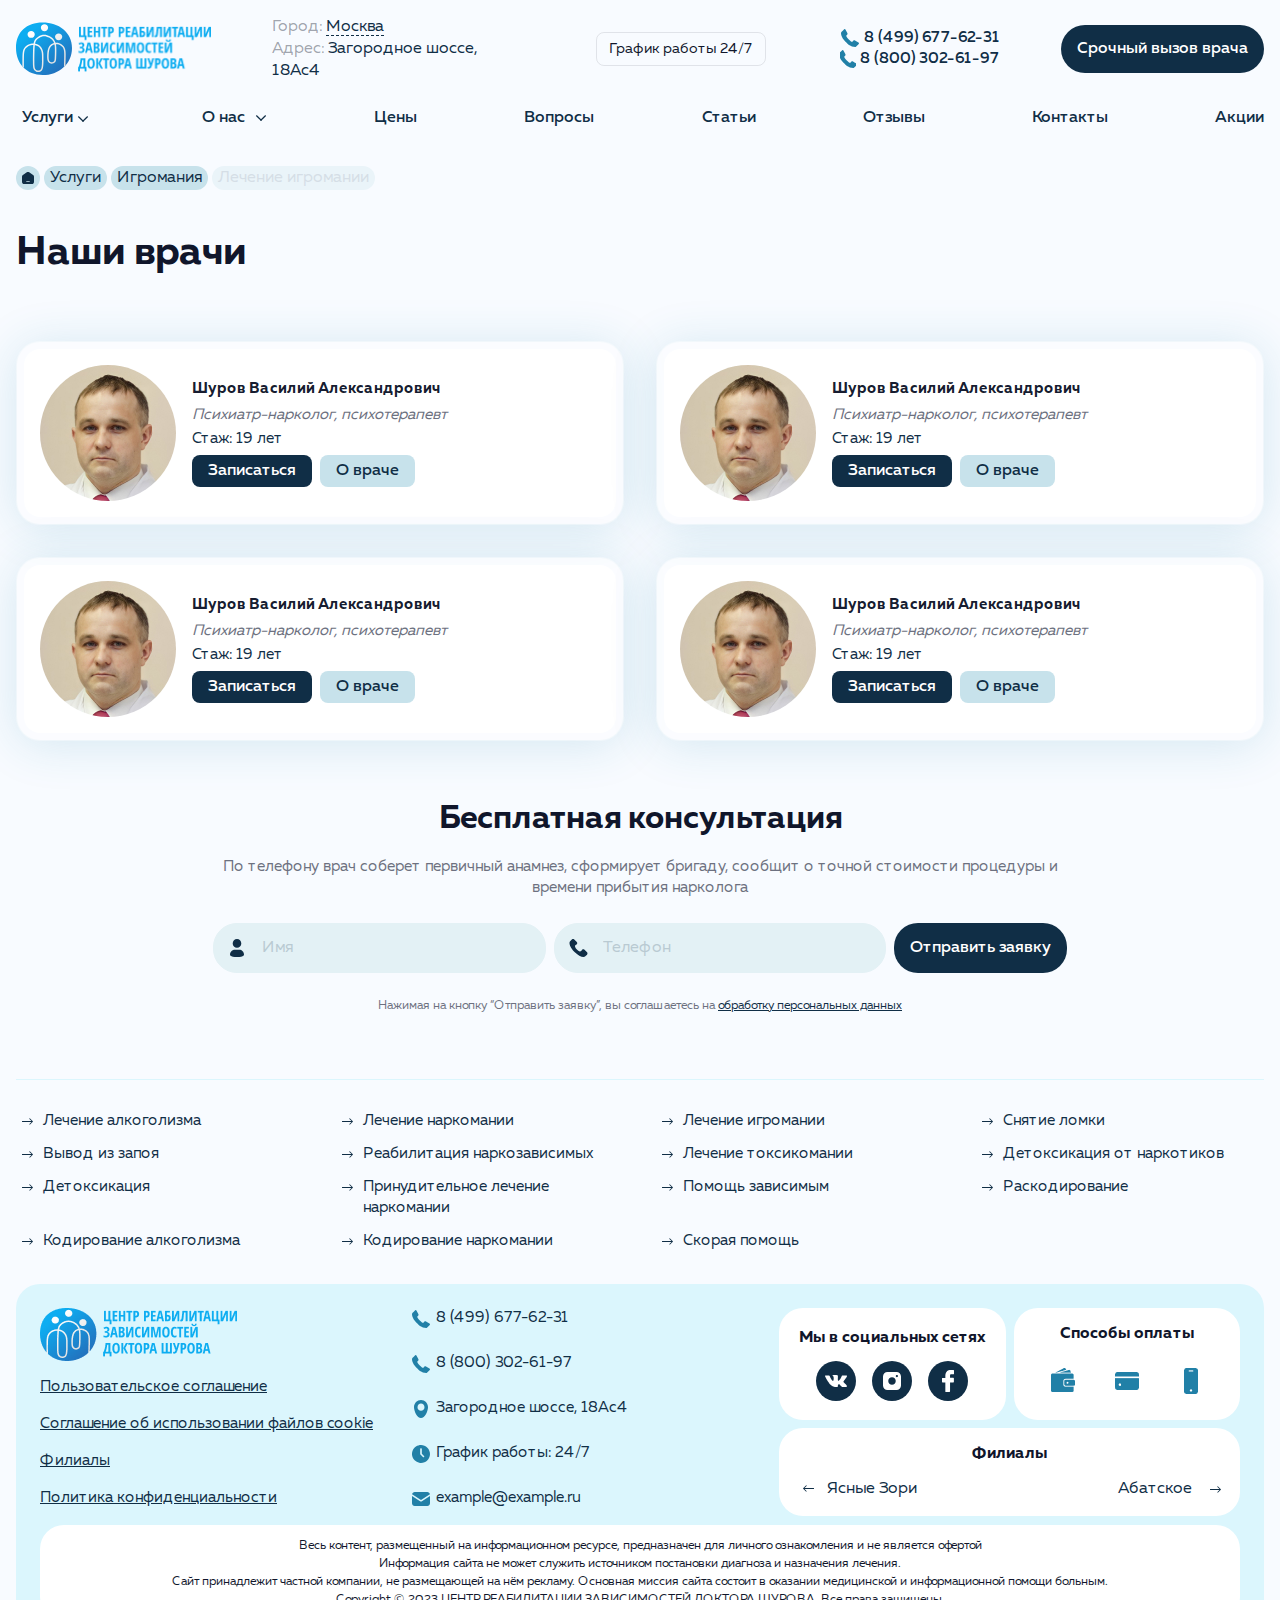
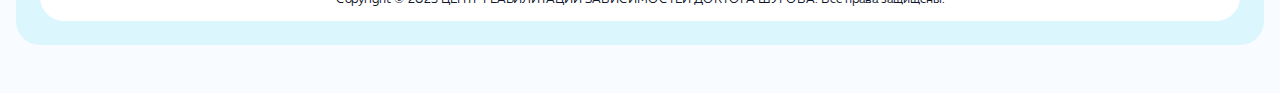
<file: doctors.html>
<!DOCTYPE html>
<html>
  <head>
    <title>Наши врачи | anonim-alko.ru</title>
    <link rel="stylesheet" href="assets/css/main.min.css?v=1683887162800">
    <meta charset="UTF-8">
    <meta http-equiv="X-UA-Compatible" content="IE=edge">
    <meta name="viewport" content="width=device-width, initial-scale=1">
    <link rel="icon" href="favicon.ico">
  </head>
  <body>
    <div class="mobile__menu">
      <ul class="menu-list">
        <li class="menu-list__item">Услуги
          <svg class="down" width="26" height="26" viewBox="0 0 26 26" fill="none" xmlns="http://www.w3.org/2000/svg">
            <rect x="18.0996" y="15.125" width="1.20203" height="7.21219" transform="rotate(135 18.0996 15.125)" fill=""></rect>
            <rect x="8.75" y="15.9749" width="1.20203" height="7.21219" transform="rotate(-135 8.75 15.9749)" fill=""></rect>
          </svg>
          <ul class="submenu">
            <li class="title"><a href="#">Вывод из запоя</a>
              <svg class="down" width="20" height="20" viewBox="0 0 20 20" fill="none" xmlns="http://www.w3.org/2000/svg">
                <rect x="15.0996" y="12.125" width="1.20203" height="7.21219" transform="rotate(135 15.0996 12.125)" fill=""></rect>
                <rect x="5.75" y="12.9749" width="1.20203" height="7.21219" transform="rotate(-135 5.75 12.9749)" fill=""></rect>
              </svg>
              <ul class="submenu-sub">
                <li><a href="#">В стационаре</a></li>
                <li><a href="#">Капельница от похмелья</a></li>
                <li><a href="#">Капельница от запоя</a></li>
                <li><a href="#">Нарколог на дом</a></li>
                <li><a href="#">Капельница при алкогольной интоксикации</a></li>
                <li><a href="#">Принудительный вывод из запоя</a></li>
                <li><a href="#">Частный вытрезвитель</a></li>
                <li><a href="#">Вытрезвление на дому</a></li>
              </ul>
            </li>
            <li class="title"><a href="#">Вывод из запоя</a>
              <svg class="down" width="20" height="20" viewBox="0 0 20 20" fill="none" xmlns="http://www.w3.org/2000/svg">
                <rect x="15.0996" y="12.125" width="1.20203" height="7.21219" transform="rotate(135 15.0996 12.125)" fill=""></rect>
                <rect x="5.75" y="12.9749" width="1.20203" height="7.21219" transform="rotate(-135 5.75 12.9749)" fill=""></rect>
              </svg>
              <ul class="submenu-sub">
                <li><a href="#">В стационаре</a></li>
                <li><a href="#">Капельница от похмелья</a></li>
                <li><a href="#">Капельница от запоя</a></li>
                <li><a href="#">Нарколог на дом</a></li>
                <li><a href="#">Капельница при алкогольной интоксикации</a></li>
                <li><a href="#">Принудительный вывод из запоя</a></li>
                <li><a href="#">Частный вытрезвитель</a></li>
                <li><a href="#">Вытрезвление на дому</a></li>
              </ul>
            </li>
          </ul>
        </li>
        <li class="menu-list__item">О нас
          <svg class="down" width="26" height="26" viewBox="0 0 26 26" fill="none" xmlns="http://www.w3.org/2000/svg">
            <rect x="18.0996" y="15.125" width="1.20203" height="7.21219" transform="rotate(135 18.0996 15.125)" fill=""></rect>
            <rect x="8.75" y="15.9749" width="1.20203" height="7.21219" transform="rotate(-135 8.75 15.9749)" fill=""></rect>
          </svg>
          <ul class="submenu">
            <li class="title"><a href="#">Вывод из запоя</a></li>
            <li class="title"><a href="#">Вывод из запоя</a></li>
            <li class="title"><a href="#">Вывод из запоя</a></li>
          </ul>
        </li>
        <li class="menu-list__item"><a href="#">Цены</a></li>
        <li class="menu-list__item"><a href="#">Вопросы</a></li>
        <li class="menu-list__item"><a href="#">Статьи</a></li>
        <li class="menu-list__item"><a href="#">Отзывы</a></li>
        <li class="menu-list__item"><a href="#">Контакты</a></li>
        <li class="menu-list__item"><a href="#">Акции</a></li>
      </ul>
      <div class="mobile__city">
        <p>Город:&nbsp;<span>Москва</span></p>
      </div>
      <div class="mobile__adres">
        <p>Адрес:&nbsp;<span>Загородное шоссе, 18Ас4</span></p>
      </div>
      <div class="mobile__grafic">График работы 24/7</div>
    </div>
    <header>
      <div class="container">
        <div class="row header">
          <div class="col header__logo"><a href="/"><img src="assets/upload/logo.svg"><img class="logo-text" src="assets/upload/logo-text.png"></a></div>
          <div class="col header__adress">
            <p>Город:&nbsp;<span data-fancybox data-src="#city" data-touch="false">Москва</span></p>
            <p>Адрес:&nbsp;<span>Загородное шоссе, 18Ас4</span></p>
          </div>
          <div class="col header__time">
            <div class="time">График работы 24/7</div>
          </div>
          <div class="col header__links"><a href="tel:javascript:void(0)">8 (499) 677-62-31</a><a href="tel:javascript:void(0)">8 (800) 302-61-97</a></div>
          <div class="col header__callback">
            <button class="btn btn-primary" data-fancybox data-src="#callback" data-touch="false">Срочный вызов врача</button>
          </div>
          <div class="col header__burger"> 
            <div class="burger"> <span> </span><span> </span><span> </span></div>
          </div>
        </div>
        <div class="row"> 
          <div class="col pos-relative">
            <nav> 
              <ul> 
                <li>
                  <button class="menu-desktope">Услуги
                    <svg width="12" height="6" viewBox="0 0 12 6" fill="none" xmlns="http://www.w3.org/2000/svg">
                      <rect x="0.900146" y="0.875" width="1.20203" height="7.21219" transform="rotate(-45 0.900146 0.875)" fill=""></rect>
                      <rect x="10.2498" y="0.0251465" width="1.20203" height="7.21219" transform="rotate(45 10.2498 0.0251465)" fill=""></rect>
                    </svg>
                  </button>
                </li>
                <li class="has__child"><a href="javascript:void(0)">О нас
                    <svg width="12" height="6" viewBox="0 0 12 6" fill="none" xmlns="http://www.w3.org/2000/svg">
                      <rect x="0.900146" y="0.875" width="1.20203" height="7.21219" transform="rotate(-45 0.900146 0.875)" fill=""></rect>
                      <rect x="10.2498" y="0.0251465" width="1.20203" height="7.21219" transform="rotate(45 10.2498 0.0251465)" fill=""></rect>
                    </svg></a>
                  <ul class="submenus">
                    <li><a href="javascript:void(0)">Второй уровень</a></li>
                    <li><a href="javascript:void(0)"> Второй уровень</a></li>
                    <li><a href="javascript:void(0)">Второй уровень</a></li>
                  </ul>
                </li>
                <li><a href="javascript:void(0)">Цены</a></li>
                <li><a href="javascript:void(0)">Вопросы</a></li>
                <li><a href="javascript:void(0)">Статьи</a></li>
                <li><a href="javascript:void(0)">Отзывы</a></li>
                <li><a href="javascript:void(0)">Контакты</a></li>
                <li><a href="javascript:void(0)">Акции</a></li>
              </ul>
            </nav>
            <div class="menu-service-list">
              <div class="left">
                <ul class="menu">
                  <li><a href="#">Центр лечения</a></li>
                  <li><a href="#">Лечение Алкоголизма</a></li>
                  <li><a href="#">Лечение наркомании</a></li>
                  <!--li-->
                  <!--	a(href="#") Лечение игромании-->
                  <!--li-->
                  <!--	a(href="#") Лечение токсикомании-->
                  <!--li-->
                  <!--	a(href="#") Помощь-->
                  <!--li-->
                  <!--	a(href="#") Скорая помощь-->
                  <!--li-->
                  <!--	a(href="#") Горячая линия-->
                  <!--li-->
                  <!--	a(href="#") Адвокат по наркотикам-->
                  <!--li-->
                  <!--	a(href="#") Поддержка зависимых-->
                  <!--li-->
                  <!--	a(href="#") Группа созависимых-->
                </ul>
              </div>
              <div class="right">
                <div class="item is-active">
                  <ul>
                    <li><a href="#">В стационаре</a></li>
                    <li><a href="#">Капельница от похмелья</a></li>
                    <li><a href="#">Капельница от запоя</a></li>
                    <li><a href="#">Нарколог на дом</a></li>
                    <li><a href="#">Капельница при алкогольной интоксикации</a></li>
                    <li><a href="#">Принудительный вывод из запоя</a></li>
                    <li><a href="#">Частный вытрезвитель</a></li>
                    <li><a href="#">Вытрезвление на дому</a></li>
                    <li><a href="#">Лечение похмелья</a></li>
                    <li><a href="#">В стационаре</a></li>
                    <li><a href="#">Капельница от похмелья</a></li>
                    <li><a href="#">Капельница от запоя</a></li>
                    <li><a href="#">Нарколог на дом</a></li>
                    <li><a href="#">Капельница при алкогольной интоксикации</a></li>
                    <li><a href="#">Принудительный вывод из запоя</a></li>
                    <li><a href="#">Частный вытрезвитель</a></li>
                    <li><a href="#">Вытрезвление на дому</a></li>
                    <li><a href="#">Лечение похмелья</a></li>
                    <li><a href="#">В стационаре</a></li>
                    <li><a href="#">Капельница от похмелья</a></li>
                    <li><a href="#">Капельница от запоя</a></li>
                    <li><a href="#">Нарколог на дом</a></li>
                    <li><a href="#">Капельница при алкогольной интоксикации</a></li>
                    <li><a href="#">Принудительный вывод из запоя</a></li>
                    <li><a href="#">Частный вытрезвитель</a></li>
                    <li><a href="#">Вытрезвление на дому</a></li>
                    <li><a href="#">Лечение похмелья</a>
                      <li><a href="#">В стационаре</a></li>
                      <li><a href="#">Капельница от похмелья</a></li>
                      <li><a href="#">Капельница от запоя</a></li>
                      <li><a href="#">Нарколог на дом</a></li>
                      <li><a href="#">Капельница при алкогольной интоксикации</a></li>
                      <li><a href="#">Принудительный вывод из запоя</a></li>
                      <li><a href="#">Частный вытрезвитель</a></li>
                      <li><a href="#">Вытрезвление на дому</a></li>
                      <li><a href="#">Лечение похмелья</a></li>
                      <li><a href="#">В стационаре</a></li>
                      <li><a href="#">Капельница от похмелья</a></li>
                      <li><a href="#">Капельница от запоя</a></li>
                      <li><a href="#">Нарколог на дом</a></li>
                      <li><a href="#">Капельница при алкогольной интоксикации</a></li>
                      <li><a href="#">Принудительный вывод из запоя</a></li>
                      <li><a href="#">Частный вытрезвитель</a></li>
                      <li><a href="#">Вытрезвление на дому</a></li>
                      <li><a href="#">Лечение похмелья</a></li>
                      <li><a href="#">В стационаре</a></li>
                      <li><a href="#">Капельница от похмелья</a></li>
                      <li><a href="#">Капельница от запоя</a></li>
                      <li><a href="#">Нарколог на дом</a></li>
                      <li><a href="#">Капельница при алкогольной интоксикации</a></li>
                      <li><a href="#">Принудительный вывод из запоя</a></li>
                      <li><a href="#">Частный вытрезвитель</a></li>
                      <li><a href="#">Вытрезвление на дому</a></li>
                      <li><a href="#">Лечение похмелья</a></li>
                    </li>
                  </ul>
                </div>
                <div class="item">
                  <ul>
                    <li><a href="#">В стационаре2</a></li>
                    <li><a href="#">Капельница от похмелья2</a></li>
                    <li><a href="#">Капельница от запоя2</a></li>
                    <li><a href="#">Нарколог на дом2</a></li>
                    <li><a href="#">Капельница при алкогольной интоксикации2</a></li>
                    <li><a href="#">Принудительный вывод из запоя2</a></li>
                    <li><a href="#">Частный вытрезвитель2</a></li>
                    <li><a href="#">Вытрезвление на дому2</a></li>
                    <li><a href="#">Лечение похмелья2</a></li>
                  </ul>
                </div>
                <div class="item">
                  <ul>
                    <li><a href="#">В стационаре3</a></li>
                    <li><a href="#">Капельница от похмелья3</a></li>
                    <li><a href="#">Капельница от запоя3</a></li>
                    <li><a href="#">Нарколог на дом3</a></li>
                    <li><a href="#">Капельница при алкогольной интоксикации3</a></li>
                    <li><a href="#">Принудительный вывод из запоя3</a></li>
                    <li><a href="#">Частный вытрезвитель3</a></li>
                    <li><a href="#">Вытрезвление на дому3</a></li>
                    <li><a href="#">Лечение похмелья3</a></li>
                  </ul>
                </div>
              </div>
            </div>
          </div>
        </div>
      </div>
    </header>
    <section class="s-breadcrumb">
      <div class="container">
        <div class="breadcrumb"><a class="breadcrumb__home" href="/">
            <svg width="12" height="12" viewBox="0 0 12 12" fill="none" xmlns="http://www.w3.org/2000/svg">
              <path fill-rule="evenodd" clip-rule="evenodd" d="M4.8144 0.369182C5.16363 0.128681 5.57688 0 6 0C6.42312 0 6.83637 0.128681 7.1856 0.369182L11.0856 3.0561C11.3674 3.25015 11.5979 3.51045 11.7573 3.81444C11.9166 4.11843 11.9999 4.45694 12 4.80066V9.88575C12 10.4465 11.7788 10.9843 11.3849 11.3808C10.9911 11.7773 10.457 12 9.9 12H2.1C1.54305 12 1.0089 11.7773 0.615076 11.3808C0.221249 10.9843 0 10.4465 0 9.88575V4.80066C8.24066e-05 4.45694 0.0833991 4.11843 0.242733 3.81444C0.402067 3.51045 0.632613 3.25015 0.9144 3.0561L4.8144 0.369182ZM4.5 9.28167C4.42044 9.28167 4.34413 9.31349 4.28787 9.37014C4.23161 9.42678 4.2 9.5036 4.2 9.58371C4.2 9.66381 4.23161 9.74064 4.28787 9.79728C4.34413 9.85392 4.42044 9.88575 4.5 9.88575H7.5C7.57957 9.88575 7.65587 9.85392 7.71213 9.79728C7.76839 9.74064 7.8 9.66381 7.8 9.58371C7.8 9.5036 7.76839 9.42678 7.71213 9.37014C7.65587 9.31349 7.57957 9.28167 7.5 9.28167H4.5Z" fill=""></path>
            </svg></a><a class="breadcrumb__link" href="javascript:void(0)">Услуги</a><a class="breadcrumb__link" href="javascript:void(0)">Игромания</a>
          <div class="breadcrumb__current">Лечение игромании</div>
        </div>
      </div>
    </section>
    <main>
      <section class="s-title-service">
        <div class="container">
          <h1>Наши врачи</h1>
        </div>
      </section>
      <section class="s-doctors-page">
        <div class="container">
          <div class="row doctors">
            <div class="col doctors__item">
              <div class="doctors__wrapper">
                <div class="doctors__image"><img src="assets/upload/doctors.webp" alt="доктор такой-то"></div>
                <div class="doctors__info"><a class="doctors__name" href="javascript:void(0)">Шуров Василий Александрович</a>
                  <div class="doctors__speciality">Психиатр-нарколог, психотерапевт</div>
                  <div class="doctors__epirience">Стаж: 19 лет</div>
                  <div class="doctors__button">
                    <button class="btn btn-primary" data-fancybox data-src="#appointment" data-touch="false">Записаться</button><a class="btn btn-secondary" href="javascript:void(0)">О враче</a>
                  </div>
                </div>
              </div>
            </div>
            <div class="col doctors__item">
              <div class="doctors__wrapper">
                <div class="doctors__image"><img src="assets/upload/doctors.webp" alt="доктор такой-то"></div>
                <div class="doctors__info"><a class="doctors__name" href="javascript:void(0)">Шуров Василий Александрович</a>
                  <div class="doctors__speciality">Психиатр-нарколог, психотерапевт</div>
                  <div class="doctors__epirience">Стаж: 19 лет</div>
                  <div class="doctors__button">
                    <button class="btn btn-primary" data-fancybox data-src="#appointment" data-touch="false">Записаться</button><a class="btn btn-secondary" href="javascript:void(0)">О враче</a>
                  </div>
                </div>
              </div>
            </div>
            <div class="col doctors__item">
              <div class="doctors__wrapper">
                <div class="doctors__image"><img src="assets/upload/doctors.webp" alt="доктор такой-то"></div>
                <div class="doctors__info"><a class="doctors__name" href="javascript:void(0)">Шуров Василий Александрович</a>
                  <div class="doctors__speciality">Психиатр-нарколог, психотерапевт</div>
                  <div class="doctors__epirience">Стаж: 19 лет</div>
                  <div class="doctors__button">
                    <button class="btn btn-primary" data-fancybox data-src="#appointment" data-touch="false">Записаться</button><a class="btn btn-secondary" href="javascript:void(0)">О враче</a>
                  </div>
                </div>
              </div>
            </div>
            <div class="col doctors__item">
              <div class="doctors__wrapper">
                <div class="doctors__image"><img src="assets/upload/doctors.webp" alt="доктор такой-то"></div>
                <div class="doctors__info"><a class="doctors__name" href="javascript:void(0)">Шуров Василий Александрович</a>
                  <div class="doctors__speciality">Психиатр-нарколог, психотерапевт</div>
                  <div class="doctors__epirience">Стаж: 19 лет</div>
                  <div class="doctors__button">
                    <button class="btn btn-primary" data-fancybox data-src="#appointment" data-touch="false">Записаться</button><a class="btn btn-secondary" href="javascript:void(0)">О враче</a>
                  </div>
                </div>
              </div>
            </div>
          </div>
        </div>
      </section>
      <section class="s-form-two">
        <div class="container">
          <div class="row form justify-center">
            <div class="col form__form">
              <form class="form__wrapper">
                <div class="form__title">Бесплатная консультация</div>
                <div class="form__subtitle">По телефону врач соберет первичный анамнез, сформирует бригаду, сообщит о точной стоимости процедуры и времени прибытия нарколога</div>
                <div class="form__main">
                  <div class="form__group form__group-light form__group-persone">
                    <input type="text" placeholder="Имя" name="f_name">
                  </div>
                  <div class="form__group form__group-light form__group-phone">
                    <input type="tel" placeholder="Телефон" name="f_phone">
                  </div>
                  <button class="btn btn-primary">Отправить заявку</button>
                </div>
                <div class="form__politic">Нажимая на кнопку “Отправить заявку”, вы соглашаетесь на&nbsp;<a href="javascript:void(0)">обработку персональных данных</a></div>
              </form>
            </div>
          </div>
        </div>
      </section>
      <section class="s-links">
        <div class="container">
          <div class="row links"><a class="col links__element" href="javascript:void(0)">Лечение алкоголизма</a><a class="col links__element" href="javascript:void(0)">Лечение наркомании</a><a class="col links__element" href="javascript:void(0)">Лечение игромании</a><a class="col links__element" href="javascript:void(0)">Снятие ломки</a><a class="col links__element" href="javascript:void(0)">Вывод из запоя</a><a class="col links__element" href="javascript:void(0)">Реабилитация наркозависимых</a><a class="col links__element" href="javascript:void(0)">Лечение токсикомании</a><a class="col links__element" href="javascript:void(0)">Детоксикация от наркотиков</a><a class="col links__element" href="javascript:void(0)">Детоксикация</a><a class="col links__element" href="javascript:void(0)">Принудительное лечение наркомании</a><a class="col links__element" href="javascript:void(0)">Помощь зависимым</a><a class="col links__element" href="javascript:void(0)">Раскодирование</a><a class="col links__element" href="javascript:void(0)">Кодирование алкоголизма</a><a class="col links__element" href="javascript:void(0)">Кодирование наркомании</a><a class="col links__element" href="javascript:void(0)">Скорая помощь</a>
          </div>
        </div>
      </section>
    </main>
    <footer>
      <div class="container">
        <div class="row footer">
          <div class="col footer__element">
            <div class="footer__logo"><img src="assets/upload/footer__logo.png"></div>
            <div class="footer__documents"><a href="javascript:void(0)">Пользовательское соглашение</a><a href="javascript:void(0)">Cоглашение об использовании файлов cookie</a><a href="javascript:void(0)">Филиалы</a><a href="javascript:void(0)">Политика конфиденциальности</a></div>
          </div>
          <div class="col footer__element"><a class="footer__links footer__links-phone" href="javascript:void(0)">8 (499) 677-62-31</a><a class="footer__links footer__links-phone" href="javascript:void(0)">8 (800) 302-61-97</a>
            <div class="footer__text footer__links-pin">Загородное шоссе, 18Ас4</div>
            <div class="footer__text footer__links-time">График работы: 24/7</div><a class="footer__links footer__links-mail" href="javascript:void(0)">example@example.ru</a>
          </div>
          <div class="col footer__element">
            <div class="footer__item footer__item-small">
              <div class="footer__title">Мы в социальных сетях</div>
              <div class="social"><a class="social__item social__item-vk" href="javascript:void(0)" rel="nofollow"></a><a class="social__item social__item-inst" href="javascript:void(0)" rel="nofollow"></a><a class="social__item social__item-fb" href="javascript:void(0)" rel="nofollow"></a></div>
            </div>
            <div class="footer__item footer__item-small">
              <div class="footer__title">Способы оплаты</div>
              <div class="payments"><img class="paymants__item" src="assets/upload/payments-1.png"><img class="paymants__item" src="assets/upload/payments-2.png"><img class="paymants__item" src="assets/upload/payments-3.png"></div>
            </div>
            <div class="footer__item footer__item-big">
              <div class="footer__title">Филиалы</div>
              <div class="regions">
                <button class="regions__item regions__item-prev">Ясные Зори</button>
                <button class="regions__item regions__item-next">Абатское</button>
              </div>
            </div>
          </div>
          <div class="col footer__copyright">
            <div class="footer__wrapper">Весь контент, размещенный на информационном ресурсе, предназначен для личного ознакомления и не является офертой<br>Информация сайта не может служить источником постановки диагноза и назначения лечения.<br>Сайт принадлежит частной компании, не размещающей на нём рекламу. Основная миссия сайта состоит в оказании медицинской и информационной помощи больным.<br>Copyright © 2023 ЦЕНТР РЕАБИЛИТАЦИИ ЗАВИСИМОСТЕЙ ДОКТОРА ШУРОВА. Все права защищены.</div>
          </div>
        </div>
      </div>
    </footer>
    <div class="modal modal-callback" id="callback">
      <div class="modal__title">
        <button class="modal__close" onclick="$.fancybox.close();" type="button"></button>Оставить заявку
      </div>
      <form>
        <div class="form__main">
          <div class="form__group form__group-light form__group-persone">
            <input type="text" placeholder="Имя" name="f_name">
          </div>
          <div class="form__group form__group-light form__group-phone">
            <input type="tel" placeholder="Телефон" name="f_phone">
          </div>
          <div class="form__politic">Нажимая на кнопку “Отправить заявку”, вы соглашаетесь на<a href="javascript:void(0)">обработку персональных данных</a></div>
          <div class="form__button">
            <button class="btn btn-secondary" onclick="$.fancybox.close();" type="button">Закрыть</button>
            <button class="btn btn-primary" type="submit">Отправить</button>
          </div>
        </div>
      </form>
    </div>
    <div class="modal modal-callback" id="appointment">
      <div class="modal__title">
        <button class="modal__close" onclick="$.fancybox.close();" type="button"></button>Запись на приём
      </div>
      <div class="modal__doctor-name">Шуров Василий Александрович</div>
      <form>
        <div class="form__main">
          <div class="form__group form__group-light form__group-phone">
            <input type="tel" placeholder="Телефон" name="f_phone">
          </div>
          <div class="form__politic">Нажимая на кнопку “Записаться”, вы соглашаетесь на<a href="javascript:void(0)">обработку персональных данных</a></div>
          <div class="form__button">
            <button class="btn btn-secondary" onclick="$.fancybox.close();" type="button">Закрыть</button>
            <button class="btn btn-primary" type="submit">Записаться</button>
          </div>
        </div>
      </form>
    </div>
    <div class="modal modal-thanks" id="thanks">
      <div class="modal__title">
        <button class="modal__close" onclick="$.fancybox.close();" type="button"></button>Заявка отправлена
      </div>
      <div class="modal__text">В ближайшее время мы с вами свяжемся, ожидайте звонка оператора</div>
      <button class="btn btn-primary" onclick="$.fancybox.close();" type="button">Закрыть</button>
    </div>
    <div class="modal modal-city" id="city">
      <div class="modal__title">
        <button class="modal__close" onclick="$.fancybox.close();" type="button"></button>Выбор города
        <button class="modal__close-city" onclick="$.fancybox.close();" type="button"></button>
      </div>
      <form class="modal__search">
        <div class="modal__group modal__group-search">
          <input id="searchCityInput" type="text" placeholder="Введите название города">
        </div>
        <button class="btn btn-secondary" type="reset" disabled>Очистить
          <svg width="22" height="22" viewBox="0 0 22 22" fill="none" xmlns="http://www.w3.org/2000/svg">
            <path d="M5.85713 17.2222C5.85713 18.2045 6.62426 19 7.57143 19H14.4286C15.3757 19 16.1429 18.2045 16.1429 17.2222V6.55554H5.85713V17.2222ZM14 3.88888L13.1428 3H8.85715L7.99998 3.88888H5V5.66667H17V3.88888H14Z" fill=""></path>
          </svg>
        </button>
        <button class="btn btn-primary">Найти</button>
      </form>
      <div class="modal__city-list">
        <div class="modal__city-item">
          <div class="modal__city-letter">а</div><a class="modal__city-element" href="javascript:void(0)">Большое название города</a><a class="modal__city-element" href="javascript:void(0)">Большое название города</a><a class="modal__city-element" href="javascript:void(0)">Большое название города</a><a class="modal__city-element" href="javascript:void(0)">Большое название города</a><a class="modal__city-element" href="javascript:void(0)">Большое название города</a><a class="modal__city-element" href="javascript:void(0)">Большое название города</a><a class="modal__city-element" href="javascript:void(0)">Большое название города</a><a class="modal__city-element" href="javascript:void(0)">Большое название города</a><a class="modal__city-element" href="javascript:void(0)">Большое название города</a><a class="modal__city-element" href="javascript:void(0)">Большое название города</a><a class="modal__city-element" href="javascript:void(0)">Большое название города</a><a class="modal__city-element" href="javascript:void(0)">Большое название города</a><a class="modal__city-element" href="javascript:void(0)">Большое название города</a><a class="modal__city-element" href="javascript:void(0)">Большое название города</a><a class="modal__city-element" href="javascript:void(0)">Большое название города</a><a class="modal__city-element" href="javascript:void(0)">Большое название города</a><a class="modal__city-element" href="javascript:void(0)">Большое название города</a><a class="modal__city-element" href="javascript:void(0)">Большое название города</a>
        </div>
        <div class="modal__city-item">
          <div class="modal__city-letter">б</div><a class="modal__city-element" href="javascript:void(0)">Большое название города</a><a class="modal__city-element" href="javascript:void(0)">Большое название города</a><a class="modal__city-element" href="javascript:void(0)">Большое название города</a><a class="modal__city-element" href="javascript:void(0)">Большое название города</a><a class="modal__city-element" href="javascript:void(0)">Большое название города</a><a class="modal__city-element" href="javascript:void(0)">Большое название города</a><a class="modal__city-element" href="javascript:void(0)">Большое название города</a><a class="modal__city-element" href="javascript:void(0)">Большое название города</a><a class="modal__city-element" href="javascript:void(0)">Большое название города</a><a class="modal__city-element" href="javascript:void(0)">Большое название города</a><a class="modal__city-element" href="javascript:void(0)">Большое название города</a><a class="modal__city-element" href="javascript:void(0)">Большое название города</a><a class="modal__city-element" href="javascript:void(0)">Большое название города</a><a class="modal__city-element" href="javascript:void(0)">Большое название города</a><a class="modal__city-element" href="javascript:void(0)">Большое название города</a><a class="modal__city-element" href="javascript:void(0)">Большое название города</a><a class="modal__city-element" href="javascript:void(0)">Большое название города</a><a class="modal__city-element" href="javascript:void(0)">Большое название города</a>
        </div>
        <div class="modal__city-item">
          <div class="modal__city-letter">в</div><a class="modal__city-element" href="javascript:void(0)">Большое название города</a><a class="modal__city-element" href="javascript:void(0)">Большое название города</a><a class="modal__city-element" href="javascript:void(0)">Большое название города</a><a class="modal__city-element" href="javascript:void(0)">Большое название города</a><a class="modal__city-element" href="javascript:void(0)">Большое название города</a><a class="modal__city-element" href="javascript:void(0)">Большое название города</a><a class="modal__city-element" href="javascript:void(0)">Большое название города</a><a class="modal__city-element" href="javascript:void(0)">Большое название города</a><a class="modal__city-element" href="javascript:void(0)">Большое название города</a><a class="modal__city-element" href="javascript:void(0)">Большое название города</a><a class="modal__city-element" href="javascript:void(0)">Большое название города</a><a class="modal__city-element" href="javascript:void(0)">Большое название города</a><a class="modal__city-element" href="javascript:void(0)">Большое название города</a><a class="modal__city-element" href="javascript:void(0)">Большое название города</a><a class="modal__city-element" href="javascript:void(0)">Большое название города</a><a class="modal__city-element" href="javascript:void(0)">Большое название города</a><a class="modal__city-element" href="javascript:void(0)">Большое название города</a><a class="modal__city-element" href="javascript:void(0)">Большое название города</a>
        </div>
      </div>
      <!--.modal__city-result-->
      <!--    a.modal__city-element(href='javascript:void(0)') Большое название города-->
      <!--    a.modal__city-element(href='javascript:void(0)') Большое название города-->
      <!--    a.modal__city-element(href='javascript:void(0)') Большое название города-->
      <!--    a.modal__city-element(href='javascript:void(0)') Большое название города-->
      <!--    a.modal__city-element(href='javascript:void(0)') Большое название города-->
      <!--    a.modal__city-element(href='javascript:void(0)') Большое название города-->
      <!--.modal__city-notfound-->
      <!--    img(src='assets/upload/not-found.png')-->
      <!--    .modal__city-text Поиск не дал результатов-->
      <!--    button.btn.btn-secondary#cleanInputSearchCity(type='reset') Очистить-->
      <!--        svg(width='22', height='22', viewBox='0 0 22 22', fill='none', xmlns='http://www.w3.org/2000/svg')-->
      <!--            path(d='M5.85713 17.2222C5.85713 18.2045 6.62426 19 7.57143 19H14.4286C15.3757 19 16.1429 18.2045 16.1429 17.2222V6.55554H5.85713V17.2222ZM14 3.88888L13.1428 3H8.85715L7.99998 3.88888H5V5.66667H17V3.88888H14Z', fill='')-->
    </div>
    <script src="https://api-maps.yandex.ru/2.1/?lang=ru_RU&amp;apikey=eb505fe6-1302-4c4e-8cbc-e50446915e83"></script>
    <script src="assets/js/libs.min.js?v=1683887162800"></script>
    <script src="assets/js/scripts.min.js?v=1683887162800"></script>
    <script type="text/javascript">
      ymaps.ready(init);
      function init() {
      	var myMap = new ymaps.Map("map", {
      		center: [55.76, 37.64],
      		zoom: 10
      	}, {
      		searchControlProvider: 'yandex#search'
      	});
      
      	// Вывод меток...
      }
    </script>
  </body>
</html>
</file>
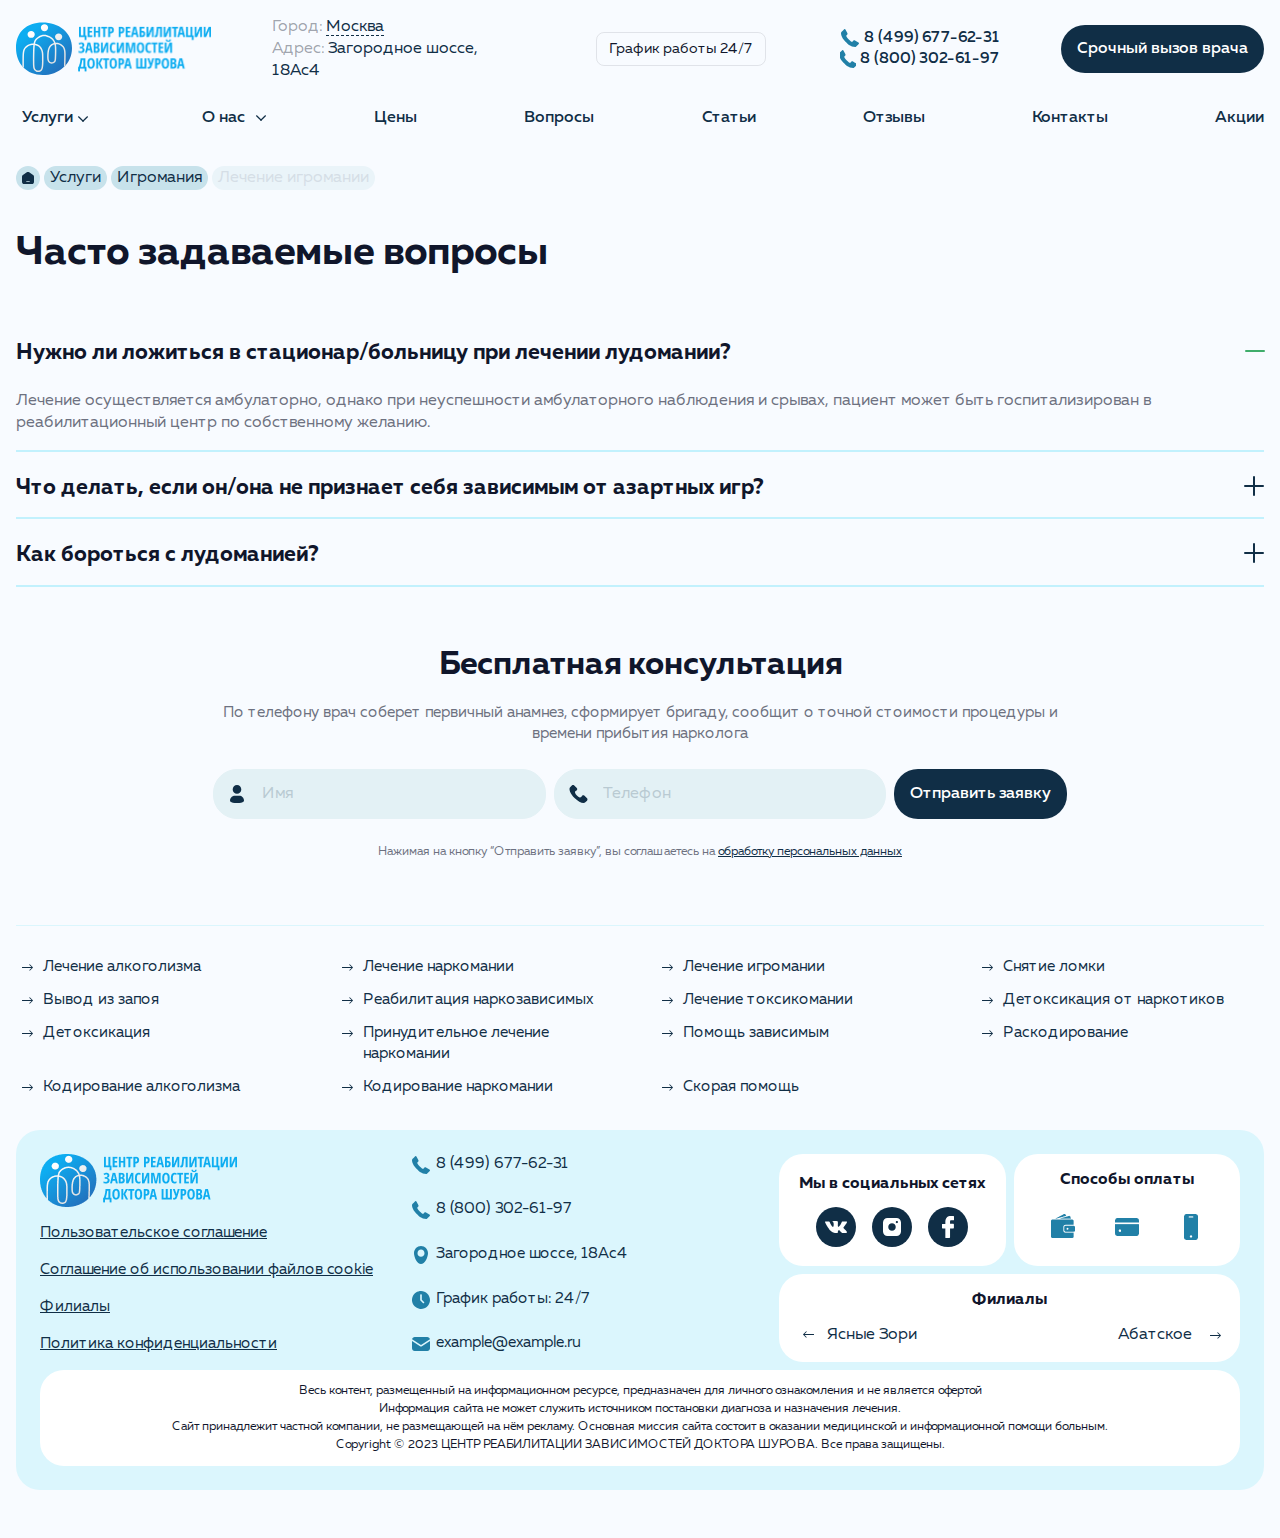
<file: faq.html>
<!DOCTYPE html>
<html>
  <head>
    <title>Часто задаваемые вопросы | anonim-alko.ru</title>
    <link rel="stylesheet" href="assets/css/main.min.css?v=1683887163027">
    <meta charset="UTF-8">
    <meta http-equiv="X-UA-Compatible" content="IE=edge">
    <meta name="viewport" content="width=device-width, initial-scale=1">
    <link rel="icon" href="favicon.ico">
  </head>
  <body>
    <div class="mobile__menu">
      <ul class="menu-list">
        <li class="menu-list__item">Услуги
          <svg class="down" width="26" height="26" viewBox="0 0 26 26" fill="none" xmlns="http://www.w3.org/2000/svg">
            <rect x="18.0996" y="15.125" width="1.20203" height="7.21219" transform="rotate(135 18.0996 15.125)" fill=""></rect>
            <rect x="8.75" y="15.9749" width="1.20203" height="7.21219" transform="rotate(-135 8.75 15.9749)" fill=""></rect>
          </svg>
          <ul class="submenu">
            <li class="title"><a href="#">Вывод из запоя</a>
              <svg class="down" width="20" height="20" viewBox="0 0 20 20" fill="none" xmlns="http://www.w3.org/2000/svg">
                <rect x="15.0996" y="12.125" width="1.20203" height="7.21219" transform="rotate(135 15.0996 12.125)" fill=""></rect>
                <rect x="5.75" y="12.9749" width="1.20203" height="7.21219" transform="rotate(-135 5.75 12.9749)" fill=""></rect>
              </svg>
              <ul class="submenu-sub">
                <li><a href="#">В стационаре</a></li>
                <li><a href="#">Капельница от похмелья</a></li>
                <li><a href="#">Капельница от запоя</a></li>
                <li><a href="#">Нарколог на дом</a></li>
                <li><a href="#">Капельница при алкогольной интоксикации</a></li>
                <li><a href="#">Принудительный вывод из запоя</a></li>
                <li><a href="#">Частный вытрезвитель</a></li>
                <li><a href="#">Вытрезвление на дому</a></li>
              </ul>
            </li>
            <li class="title"><a href="#">Вывод из запоя</a>
              <svg class="down" width="20" height="20" viewBox="0 0 20 20" fill="none" xmlns="http://www.w3.org/2000/svg">
                <rect x="15.0996" y="12.125" width="1.20203" height="7.21219" transform="rotate(135 15.0996 12.125)" fill=""></rect>
                <rect x="5.75" y="12.9749" width="1.20203" height="7.21219" transform="rotate(-135 5.75 12.9749)" fill=""></rect>
              </svg>
              <ul class="submenu-sub">
                <li><a href="#">В стационаре</a></li>
                <li><a href="#">Капельница от похмелья</a></li>
                <li><a href="#">Капельница от запоя</a></li>
                <li><a href="#">Нарколог на дом</a></li>
                <li><a href="#">Капельница при алкогольной интоксикации</a></li>
                <li><a href="#">Принудительный вывод из запоя</a></li>
                <li><a href="#">Частный вытрезвитель</a></li>
                <li><a href="#">Вытрезвление на дому</a></li>
              </ul>
            </li>
          </ul>
        </li>
        <li class="menu-list__item">О нас
          <svg class="down" width="26" height="26" viewBox="0 0 26 26" fill="none" xmlns="http://www.w3.org/2000/svg">
            <rect x="18.0996" y="15.125" width="1.20203" height="7.21219" transform="rotate(135 18.0996 15.125)" fill=""></rect>
            <rect x="8.75" y="15.9749" width="1.20203" height="7.21219" transform="rotate(-135 8.75 15.9749)" fill=""></rect>
          </svg>
          <ul class="submenu">
            <li class="title"><a href="#">Вывод из запоя</a></li>
            <li class="title"><a href="#">Вывод из запоя</a></li>
            <li class="title"><a href="#">Вывод из запоя</a></li>
          </ul>
        </li>
        <li class="menu-list__item"><a href="#">Цены</a></li>
        <li class="menu-list__item"><a href="#">Вопросы</a></li>
        <li class="menu-list__item"><a href="#">Статьи</a></li>
        <li class="menu-list__item"><a href="#">Отзывы</a></li>
        <li class="menu-list__item"><a href="#">Контакты</a></li>
        <li class="menu-list__item"><a href="#">Акции</a></li>
      </ul>
      <div class="mobile__city">
        <p>Город:&nbsp;<span>Москва</span></p>
      </div>
      <div class="mobile__adres">
        <p>Адрес:&nbsp;<span>Загородное шоссе, 18Ас4</span></p>
      </div>
      <div class="mobile__grafic">График работы 24/7</div>
    </div>
    <header>
      <div class="container">
        <div class="row header">
          <div class="col header__logo"><a href="/"><img src="assets/upload/logo.svg"><img class="logo-text" src="assets/upload/logo-text.png"></a></div>
          <div class="col header__adress">
            <p>Город:&nbsp;<span data-fancybox data-src="#city" data-touch="false">Москва</span></p>
            <p>Адрес:&nbsp;<span>Загородное шоссе, 18Ас4</span></p>
          </div>
          <div class="col header__time">
            <div class="time">График работы 24/7</div>
          </div>
          <div class="col header__links"><a href="tel:javascript:void(0)">8 (499) 677-62-31</a><a href="tel:javascript:void(0)">8 (800) 302-61-97</a></div>
          <div class="col header__callback">
            <button class="btn btn-primary" data-fancybox data-src="#callback" data-touch="false">Срочный вызов врача</button>
          </div>
          <div class="col header__burger"> 
            <div class="burger"> <span> </span><span> </span><span> </span></div>
          </div>
        </div>
        <div class="row"> 
          <div class="col pos-relative">
            <nav> 
              <ul> 
                <li>
                  <button class="menu-desktope">Услуги
                    <svg width="12" height="6" viewBox="0 0 12 6" fill="none" xmlns="http://www.w3.org/2000/svg">
                      <rect x="0.900146" y="0.875" width="1.20203" height="7.21219" transform="rotate(-45 0.900146 0.875)" fill=""></rect>
                      <rect x="10.2498" y="0.0251465" width="1.20203" height="7.21219" transform="rotate(45 10.2498 0.0251465)" fill=""></rect>
                    </svg>
                  </button>
                </li>
                <li class="has__child"><a href="javascript:void(0)">О нас
                    <svg width="12" height="6" viewBox="0 0 12 6" fill="none" xmlns="http://www.w3.org/2000/svg">
                      <rect x="0.900146" y="0.875" width="1.20203" height="7.21219" transform="rotate(-45 0.900146 0.875)" fill=""></rect>
                      <rect x="10.2498" y="0.0251465" width="1.20203" height="7.21219" transform="rotate(45 10.2498 0.0251465)" fill=""></rect>
                    </svg></a>
                  <ul class="submenus">
                    <li><a href="javascript:void(0)">Второй уровень</a></li>
                    <li><a href="javascript:void(0)"> Второй уровень</a></li>
                    <li><a href="javascript:void(0)">Второй уровень</a></li>
                  </ul>
                </li>
                <li><a href="javascript:void(0)">Цены</a></li>
                <li><a href="javascript:void(0)">Вопросы</a></li>
                <li><a href="javascript:void(0)">Статьи</a></li>
                <li><a href="javascript:void(0)">Отзывы</a></li>
                <li><a href="javascript:void(0)">Контакты</a></li>
                <li><a href="javascript:void(0)">Акции</a></li>
              </ul>
            </nav>
            <div class="menu-service-list">
              <div class="left">
                <ul class="menu">
                  <li><a href="#">Центр лечения</a></li>
                  <li><a href="#">Лечение Алкоголизма</a></li>
                  <li><a href="#">Лечение наркомании</a></li>
                  <!--li-->
                  <!--	a(href="#") Лечение игромании-->
                  <!--li-->
                  <!--	a(href="#") Лечение токсикомании-->
                  <!--li-->
                  <!--	a(href="#") Помощь-->
                  <!--li-->
                  <!--	a(href="#") Скорая помощь-->
                  <!--li-->
                  <!--	a(href="#") Горячая линия-->
                  <!--li-->
                  <!--	a(href="#") Адвокат по наркотикам-->
                  <!--li-->
                  <!--	a(href="#") Поддержка зависимых-->
                  <!--li-->
                  <!--	a(href="#") Группа созависимых-->
                </ul>
              </div>
              <div class="right">
                <div class="item is-active">
                  <ul>
                    <li><a href="#">В стационаре</a></li>
                    <li><a href="#">Капельница от похмелья</a></li>
                    <li><a href="#">Капельница от запоя</a></li>
                    <li><a href="#">Нарколог на дом</a></li>
                    <li><a href="#">Капельница при алкогольной интоксикации</a></li>
                    <li><a href="#">Принудительный вывод из запоя</a></li>
                    <li><a href="#">Частный вытрезвитель</a></li>
                    <li><a href="#">Вытрезвление на дому</a></li>
                    <li><a href="#">Лечение похмелья</a></li>
                    <li><a href="#">В стационаре</a></li>
                    <li><a href="#">Капельница от похмелья</a></li>
                    <li><a href="#">Капельница от запоя</a></li>
                    <li><a href="#">Нарколог на дом</a></li>
                    <li><a href="#">Капельница при алкогольной интоксикации</a></li>
                    <li><a href="#">Принудительный вывод из запоя</a></li>
                    <li><a href="#">Частный вытрезвитель</a></li>
                    <li><a href="#">Вытрезвление на дому</a></li>
                    <li><a href="#">Лечение похмелья</a></li>
                    <li><a href="#">В стационаре</a></li>
                    <li><a href="#">Капельница от похмелья</a></li>
                    <li><a href="#">Капельница от запоя</a></li>
                    <li><a href="#">Нарколог на дом</a></li>
                    <li><a href="#">Капельница при алкогольной интоксикации</a></li>
                    <li><a href="#">Принудительный вывод из запоя</a></li>
                    <li><a href="#">Частный вытрезвитель</a></li>
                    <li><a href="#">Вытрезвление на дому</a></li>
                    <li><a href="#">Лечение похмелья</a>
                      <li><a href="#">В стационаре</a></li>
                      <li><a href="#">Капельница от похмелья</a></li>
                      <li><a href="#">Капельница от запоя</a></li>
                      <li><a href="#">Нарколог на дом</a></li>
                      <li><a href="#">Капельница при алкогольной интоксикации</a></li>
                      <li><a href="#">Принудительный вывод из запоя</a></li>
                      <li><a href="#">Частный вытрезвитель</a></li>
                      <li><a href="#">Вытрезвление на дому</a></li>
                      <li><a href="#">Лечение похмелья</a></li>
                      <li><a href="#">В стационаре</a></li>
                      <li><a href="#">Капельница от похмелья</a></li>
                      <li><a href="#">Капельница от запоя</a></li>
                      <li><a href="#">Нарколог на дом</a></li>
                      <li><a href="#">Капельница при алкогольной интоксикации</a></li>
                      <li><a href="#">Принудительный вывод из запоя</a></li>
                      <li><a href="#">Частный вытрезвитель</a></li>
                      <li><a href="#">Вытрезвление на дому</a></li>
                      <li><a href="#">Лечение похмелья</a></li>
                      <li><a href="#">В стационаре</a></li>
                      <li><a href="#">Капельница от похмелья</a></li>
                      <li><a href="#">Капельница от запоя</a></li>
                      <li><a href="#">Нарколог на дом</a></li>
                      <li><a href="#">Капельница при алкогольной интоксикации</a></li>
                      <li><a href="#">Принудительный вывод из запоя</a></li>
                      <li><a href="#">Частный вытрезвитель</a></li>
                      <li><a href="#">Вытрезвление на дому</a></li>
                      <li><a href="#">Лечение похмелья</a></li>
                    </li>
                  </ul>
                </div>
                <div class="item">
                  <ul>
                    <li><a href="#">В стационаре2</a></li>
                    <li><a href="#">Капельница от похмелья2</a></li>
                    <li><a href="#">Капельница от запоя2</a></li>
                    <li><a href="#">Нарколог на дом2</a></li>
                    <li><a href="#">Капельница при алкогольной интоксикации2</a></li>
                    <li><a href="#">Принудительный вывод из запоя2</a></li>
                    <li><a href="#">Частный вытрезвитель2</a></li>
                    <li><a href="#">Вытрезвление на дому2</a></li>
                    <li><a href="#">Лечение похмелья2</a></li>
                  </ul>
                </div>
                <div class="item">
                  <ul>
                    <li><a href="#">В стационаре3</a></li>
                    <li><a href="#">Капельница от похмелья3</a></li>
                    <li><a href="#">Капельница от запоя3</a></li>
                    <li><a href="#">Нарколог на дом3</a></li>
                    <li><a href="#">Капельница при алкогольной интоксикации3</a></li>
                    <li><a href="#">Принудительный вывод из запоя3</a></li>
                    <li><a href="#">Частный вытрезвитель3</a></li>
                    <li><a href="#">Вытрезвление на дому3</a></li>
                    <li><a href="#">Лечение похмелья3</a></li>
                  </ul>
                </div>
              </div>
            </div>
          </div>
        </div>
      </div>
    </header>
    <section class="s-breadcrumb">
      <div class="container">
        <div class="breadcrumb"><a class="breadcrumb__home" href="/">
            <svg width="12" height="12" viewBox="0 0 12 12" fill="none" xmlns="http://www.w3.org/2000/svg">
              <path fill-rule="evenodd" clip-rule="evenodd" d="M4.8144 0.369182C5.16363 0.128681 5.57688 0 6 0C6.42312 0 6.83637 0.128681 7.1856 0.369182L11.0856 3.0561C11.3674 3.25015 11.5979 3.51045 11.7573 3.81444C11.9166 4.11843 11.9999 4.45694 12 4.80066V9.88575C12 10.4465 11.7788 10.9843 11.3849 11.3808C10.9911 11.7773 10.457 12 9.9 12H2.1C1.54305 12 1.0089 11.7773 0.615076 11.3808C0.221249 10.9843 0 10.4465 0 9.88575V4.80066C8.24066e-05 4.45694 0.0833991 4.11843 0.242733 3.81444C0.402067 3.51045 0.632613 3.25015 0.9144 3.0561L4.8144 0.369182ZM4.5 9.28167C4.42044 9.28167 4.34413 9.31349 4.28787 9.37014C4.23161 9.42678 4.2 9.5036 4.2 9.58371C4.2 9.66381 4.23161 9.74064 4.28787 9.79728C4.34413 9.85392 4.42044 9.88575 4.5 9.88575H7.5C7.57957 9.88575 7.65587 9.85392 7.71213 9.79728C7.76839 9.74064 7.8 9.66381 7.8 9.58371C7.8 9.5036 7.76839 9.42678 7.71213 9.37014C7.65587 9.31349 7.57957 9.28167 7.5 9.28167H4.5Z" fill=""></path>
            </svg></a><a class="breadcrumb__link" href="javascript:void(0)">Услуги</a><a class="breadcrumb__link" href="javascript:void(0)">Игромания</a>
          <div class="breadcrumb__current">Лечение игромании</div>
        </div>
      </div>
    </section>
    <main>
      <section class="s-title-service">
        <div class="container">
          <h1>Часто задаваемые вопросы</h1>
        </div>
      </section>
      <section class="s-faq-page">
        <div class="container">
          <div class="accordion js-accordion">
            <div class="accordion__item js-accordion-item active">
              <div class="accordion-header js-accordion-header">
                <div class="caret"></div>Нужно ли ложиться в стационар/больницу при лечении лудомании?
              </div>
              <div class="accordion-body js-accordion-body">
                <div class="accordion-body__contents">Лечение осуществляется амбулаторно, однако при неуспешности амбулаторного наблюдения и срывах, пациент может быть госпитализирован в реабилитационный центр по собственному желанию.</div>
              </div>
            </div>
            <div class="accordion__item js-accordion-item">
              <div class="accordion-header js-accordion-header">
                <div class="caret"></div>Что делать, если он/она не признает себя зависимым от азартных игр?
              </div>
              <div class="accordion-body js-accordion-body">
                <div class="accordion-body__contents">Lorem ipsum dolor sit amet consectetur adipisicing elit. Dignissimos sequi placeat distinctio dolor, amet magnam voluptatibus eos ex vero, sunt veritatis esse. Nostrum voluptatum et repudiandae vel sed, explicabo in?</div>
              </div>
            </div>
            <div class="accordion__item js-accordion-item">
              <div class="accordion-header js-accordion-header">
                <div class="caret"></div>Как бороться с лудоманией?
              </div>
              <div class="accordion-body js-accordion-body">
                <div class="accordion-body__contents">Lorem ipsum dolor sit amet consectetur adipisicing elit. Dignissimos sequi placeat distinctio dolor, amet magnam voluptatibus eos ex vero, sunt veritatis esse. Nostrum voluptatum et repudiandae vel sed, explicabo in?</div>
              </div>
            </div>
          </div>
        </div>
      </section>
      <section class="s-form-two">
        <div class="container">
          <div class="row form justify-center">
            <div class="col form__form">
              <form class="form__wrapper">
                <div class="form__title">Бесплатная консультация</div>
                <div class="form__subtitle">По телефону врач соберет первичный анамнез, сформирует бригаду, сообщит о точной стоимости процедуры и времени прибытия нарколога</div>
                <div class="form__main">
                  <div class="form__group form__group-light form__group-persone">
                    <input type="text" placeholder="Имя" name="f_name">
                  </div>
                  <div class="form__group form__group-light form__group-phone">
                    <input type="tel" placeholder="Телефон" name="f_phone">
                  </div>
                  <button class="btn btn-primary">Отправить заявку</button>
                </div>
                <div class="form__politic">Нажимая на кнопку “Отправить заявку”, вы соглашаетесь на&nbsp;<a href="javascript:void(0)">обработку персональных данных</a></div>
              </form>
            </div>
          </div>
        </div>
      </section>
      <section class="s-links">
        <div class="container">
          <div class="row links"><a class="col links__element" href="javascript:void(0)">Лечение алкоголизма</a><a class="col links__element" href="javascript:void(0)">Лечение наркомании</a><a class="col links__element" href="javascript:void(0)">Лечение игромании</a><a class="col links__element" href="javascript:void(0)">Снятие ломки</a><a class="col links__element" href="javascript:void(0)">Вывод из запоя</a><a class="col links__element" href="javascript:void(0)">Реабилитация наркозависимых</a><a class="col links__element" href="javascript:void(0)">Лечение токсикомании</a><a class="col links__element" href="javascript:void(0)">Детоксикация от наркотиков</a><a class="col links__element" href="javascript:void(0)">Детоксикация</a><a class="col links__element" href="javascript:void(0)">Принудительное лечение наркомании</a><a class="col links__element" href="javascript:void(0)">Помощь зависимым</a><a class="col links__element" href="javascript:void(0)">Раскодирование</a><a class="col links__element" href="javascript:void(0)">Кодирование алкоголизма</a><a class="col links__element" href="javascript:void(0)">Кодирование наркомании</a><a class="col links__element" href="javascript:void(0)">Скорая помощь</a>
          </div>
        </div>
      </section>
    </main>
    <footer>
      <div class="container">
        <div class="row footer">
          <div class="col footer__element">
            <div class="footer__logo"><img src="assets/upload/footer__logo.png"></div>
            <div class="footer__documents"><a href="javascript:void(0)">Пользовательское соглашение</a><a href="javascript:void(0)">Cоглашение об использовании файлов cookie</a><a href="javascript:void(0)">Филиалы</a><a href="javascript:void(0)">Политика конфиденциальности</a></div>
          </div>
          <div class="col footer__element"><a class="footer__links footer__links-phone" href="javascript:void(0)">8 (499) 677-62-31</a><a class="footer__links footer__links-phone" href="javascript:void(0)">8 (800) 302-61-97</a>
            <div class="footer__text footer__links-pin">Загородное шоссе, 18Ас4</div>
            <div class="footer__text footer__links-time">График работы: 24/7</div><a class="footer__links footer__links-mail" href="javascript:void(0)">example@example.ru</a>
          </div>
          <div class="col footer__element">
            <div class="footer__item footer__item-small">
              <div class="footer__title">Мы в социальных сетях</div>
              <div class="social"><a class="social__item social__item-vk" href="javascript:void(0)" rel="nofollow"></a><a class="social__item social__item-inst" href="javascript:void(0)" rel="nofollow"></a><a class="social__item social__item-fb" href="javascript:void(0)" rel="nofollow"></a></div>
            </div>
            <div class="footer__item footer__item-small">
              <div class="footer__title">Способы оплаты</div>
              <div class="payments"><img class="paymants__item" src="assets/upload/payments-1.png"><img class="paymants__item" src="assets/upload/payments-2.png"><img class="paymants__item" src="assets/upload/payments-3.png"></div>
            </div>
            <div class="footer__item footer__item-big">
              <div class="footer__title">Филиалы</div>
              <div class="regions">
                <button class="regions__item regions__item-prev">Ясные Зори</button>
                <button class="regions__item regions__item-next">Абатское</button>
              </div>
            </div>
          </div>
          <div class="col footer__copyright">
            <div class="footer__wrapper">Весь контент, размещенный на информационном ресурсе, предназначен для личного ознакомления и не является офертой<br>Информация сайта не может служить источником постановки диагноза и назначения лечения.<br>Сайт принадлежит частной компании, не размещающей на нём рекламу. Основная миссия сайта состоит в оказании медицинской и информационной помощи больным.<br>Copyright © 2023 ЦЕНТР РЕАБИЛИТАЦИИ ЗАВИСИМОСТЕЙ ДОКТОРА ШУРОВА. Все права защищены.</div>
          </div>
        </div>
      </div>
    </footer>
    <div class="modal modal-callback" id="callback">
      <div class="modal__title">
        <button class="modal__close" onclick="$.fancybox.close();" type="button"></button>Оставить заявку
      </div>
      <form>
        <div class="form__main">
          <div class="form__group form__group-light form__group-persone">
            <input type="text" placeholder="Имя" name="f_name">
          </div>
          <div class="form__group form__group-light form__group-phone">
            <input type="tel" placeholder="Телефон" name="f_phone">
          </div>
          <div class="form__politic">Нажимая на кнопку “Отправить заявку”, вы соглашаетесь на<a href="javascript:void(0)">обработку персональных данных</a></div>
          <div class="form__button">
            <button class="btn btn-secondary" onclick="$.fancybox.close();" type="button">Закрыть</button>
            <button class="btn btn-primary" type="submit">Отправить</button>
          </div>
        </div>
      </form>
    </div>
    <div class="modal modal-callback" id="appointment">
      <div class="modal__title">
        <button class="modal__close" onclick="$.fancybox.close();" type="button"></button>Запись на приём
      </div>
      <div class="modal__doctor-name">Шуров Василий Александрович</div>
      <form>
        <div class="form__main">
          <div class="form__group form__group-light form__group-phone">
            <input type="tel" placeholder="Телефон" name="f_phone">
          </div>
          <div class="form__politic">Нажимая на кнопку “Записаться”, вы соглашаетесь на<a href="javascript:void(0)">обработку персональных данных</a></div>
          <div class="form__button">
            <button class="btn btn-secondary" onclick="$.fancybox.close();" type="button">Закрыть</button>
            <button class="btn btn-primary" type="submit">Записаться</button>
          </div>
        </div>
      </form>
    </div>
    <div class="modal modal-thanks" id="thanks">
      <div class="modal__title">
        <button class="modal__close" onclick="$.fancybox.close();" type="button"></button>Заявка отправлена
      </div>
      <div class="modal__text">В ближайшее время мы с вами свяжемся, ожидайте звонка оператора</div>
      <button class="btn btn-primary" onclick="$.fancybox.close();" type="button">Закрыть</button>
    </div>
    <div class="modal modal-city" id="city">
      <div class="modal__title">
        <button class="modal__close" onclick="$.fancybox.close();" type="button"></button>Выбор города
        <button class="modal__close-city" onclick="$.fancybox.close();" type="button"></button>
      </div>
      <form class="modal__search">
        <div class="modal__group modal__group-search">
          <input id="searchCityInput" type="text" placeholder="Введите название города">
        </div>
        <button class="btn btn-secondary" type="reset" disabled>Очистить
          <svg width="22" height="22" viewBox="0 0 22 22" fill="none" xmlns="http://www.w3.org/2000/svg">
            <path d="M5.85713 17.2222C5.85713 18.2045 6.62426 19 7.57143 19H14.4286C15.3757 19 16.1429 18.2045 16.1429 17.2222V6.55554H5.85713V17.2222ZM14 3.88888L13.1428 3H8.85715L7.99998 3.88888H5V5.66667H17V3.88888H14Z" fill=""></path>
          </svg>
        </button>
        <button class="btn btn-primary">Найти</button>
      </form>
      <div class="modal__city-list">
        <div class="modal__city-item">
          <div class="modal__city-letter">а</div><a class="modal__city-element" href="javascript:void(0)">Большое название города</a><a class="modal__city-element" href="javascript:void(0)">Большое название города</a><a class="modal__city-element" href="javascript:void(0)">Большое название города</a><a class="modal__city-element" href="javascript:void(0)">Большое название города</a><a class="modal__city-element" href="javascript:void(0)">Большое название города</a><a class="modal__city-element" href="javascript:void(0)">Большое название города</a><a class="modal__city-element" href="javascript:void(0)">Большое название города</a><a class="modal__city-element" href="javascript:void(0)">Большое название города</a><a class="modal__city-element" href="javascript:void(0)">Большое название города</a><a class="modal__city-element" href="javascript:void(0)">Большое название города</a><a class="modal__city-element" href="javascript:void(0)">Большое название города</a><a class="modal__city-element" href="javascript:void(0)">Большое название города</a><a class="modal__city-element" href="javascript:void(0)">Большое название города</a><a class="modal__city-element" href="javascript:void(0)">Большое название города</a><a class="modal__city-element" href="javascript:void(0)">Большое название города</a><a class="modal__city-element" href="javascript:void(0)">Большое название города</a><a class="modal__city-element" href="javascript:void(0)">Большое название города</a><a class="modal__city-element" href="javascript:void(0)">Большое название города</a>
        </div>
        <div class="modal__city-item">
          <div class="modal__city-letter">б</div><a class="modal__city-element" href="javascript:void(0)">Большое название города</a><a class="modal__city-element" href="javascript:void(0)">Большое название города</a><a class="modal__city-element" href="javascript:void(0)">Большое название города</a><a class="modal__city-element" href="javascript:void(0)">Большое название города</a><a class="modal__city-element" href="javascript:void(0)">Большое название города</a><a class="modal__city-element" href="javascript:void(0)">Большое название города</a><a class="modal__city-element" href="javascript:void(0)">Большое название города</a><a class="modal__city-element" href="javascript:void(0)">Большое название города</a><a class="modal__city-element" href="javascript:void(0)">Большое название города</a><a class="modal__city-element" href="javascript:void(0)">Большое название города</a><a class="modal__city-element" href="javascript:void(0)">Большое название города</a><a class="modal__city-element" href="javascript:void(0)">Большое название города</a><a class="modal__city-element" href="javascript:void(0)">Большое название города</a><a class="modal__city-element" href="javascript:void(0)">Большое название города</a><a class="modal__city-element" href="javascript:void(0)">Большое название города</a><a class="modal__city-element" href="javascript:void(0)">Большое название города</a><a class="modal__city-element" href="javascript:void(0)">Большое название города</a><a class="modal__city-element" href="javascript:void(0)">Большое название города</a>
        </div>
        <div class="modal__city-item">
          <div class="modal__city-letter">в</div><a class="modal__city-element" href="javascript:void(0)">Большое название города</a><a class="modal__city-element" href="javascript:void(0)">Большое название города</a><a class="modal__city-element" href="javascript:void(0)">Большое название города</a><a class="modal__city-element" href="javascript:void(0)">Большое название города</a><a class="modal__city-element" href="javascript:void(0)">Большое название города</a><a class="modal__city-element" href="javascript:void(0)">Большое название города</a><a class="modal__city-element" href="javascript:void(0)">Большое название города</a><a class="modal__city-element" href="javascript:void(0)">Большое название города</a><a class="modal__city-element" href="javascript:void(0)">Большое название города</a><a class="modal__city-element" href="javascript:void(0)">Большое название города</a><a class="modal__city-element" href="javascript:void(0)">Большое название города</a><a class="modal__city-element" href="javascript:void(0)">Большое название города</a><a class="modal__city-element" href="javascript:void(0)">Большое название города</a><a class="modal__city-element" href="javascript:void(0)">Большое название города</a><a class="modal__city-element" href="javascript:void(0)">Большое название города</a><a class="modal__city-element" href="javascript:void(0)">Большое название города</a><a class="modal__city-element" href="javascript:void(0)">Большое название города</a><a class="modal__city-element" href="javascript:void(0)">Большое название города</a>
        </div>
      </div>
      <!--.modal__city-result-->
      <!--    a.modal__city-element(href='javascript:void(0)') Большое название города-->
      <!--    a.modal__city-element(href='javascript:void(0)') Большое название города-->
      <!--    a.modal__city-element(href='javascript:void(0)') Большое название города-->
      <!--    a.modal__city-element(href='javascript:void(0)') Большое название города-->
      <!--    a.modal__city-element(href='javascript:void(0)') Большое название города-->
      <!--    a.modal__city-element(href='javascript:void(0)') Большое название города-->
      <!--.modal__city-notfound-->
      <!--    img(src='assets/upload/not-found.png')-->
      <!--    .modal__city-text Поиск не дал результатов-->
      <!--    button.btn.btn-secondary#cleanInputSearchCity(type='reset') Очистить-->
      <!--        svg(width='22', height='22', viewBox='0 0 22 22', fill='none', xmlns='http://www.w3.org/2000/svg')-->
      <!--            path(d='M5.85713 17.2222C5.85713 18.2045 6.62426 19 7.57143 19H14.4286C15.3757 19 16.1429 18.2045 16.1429 17.2222V6.55554H5.85713V17.2222ZM14 3.88888L13.1428 3H8.85715L7.99998 3.88888H5V5.66667H17V3.88888H14Z', fill='')-->
    </div>
    <script src="https://api-maps.yandex.ru/2.1/?lang=ru_RU&amp;apikey=eb505fe6-1302-4c4e-8cbc-e50446915e83"></script>
    <script src="assets/js/libs.min.js?v=1683887163027"></script>
    <script src="assets/js/scripts.min.js?v=1683887163027"></script>
    <script type="text/javascript">
      ymaps.ready(init);
      function init() {
      	var myMap = new ymaps.Map("map", {
      		center: [55.76, 37.64],
      		zoom: 10
      	}, {
      		searchControlProvider: 'yandex#search'
      	});
      
      	// Вывод меток...
      }
    </script>
  </body>
</html>
</file>
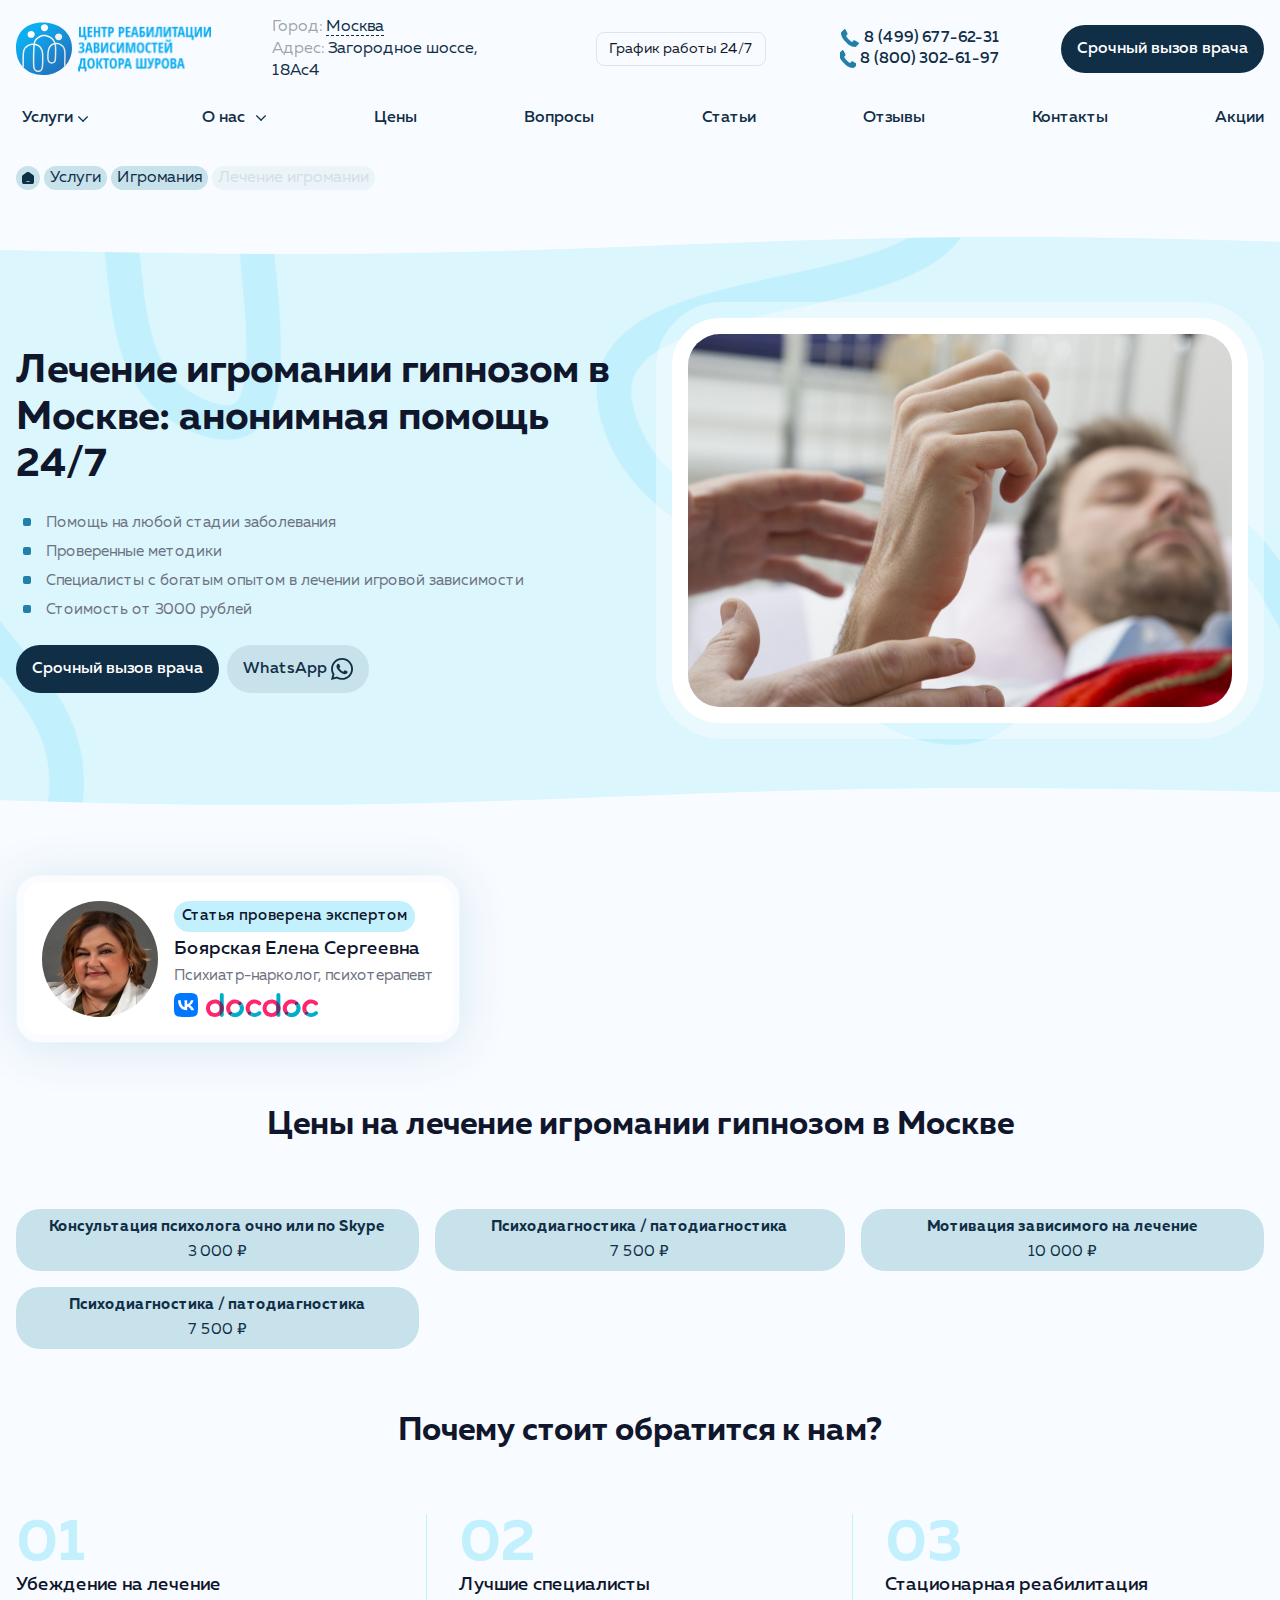
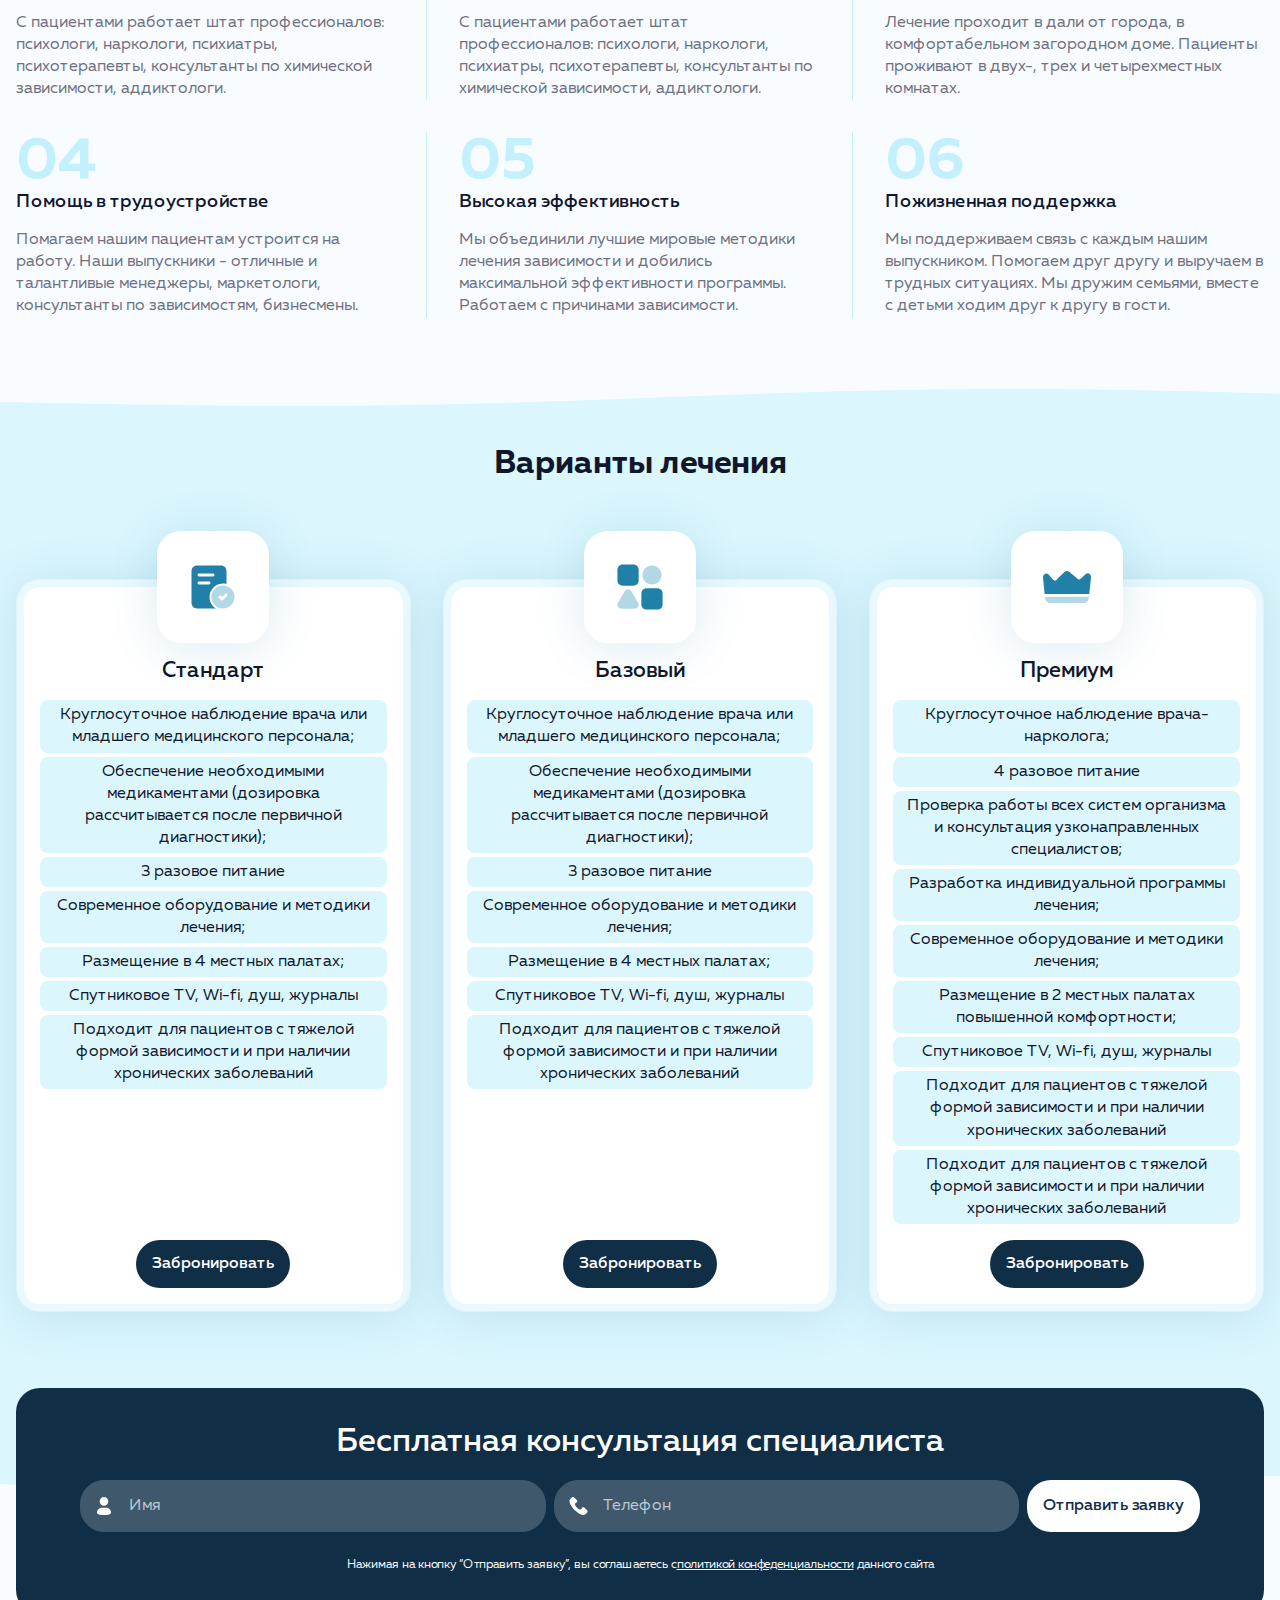
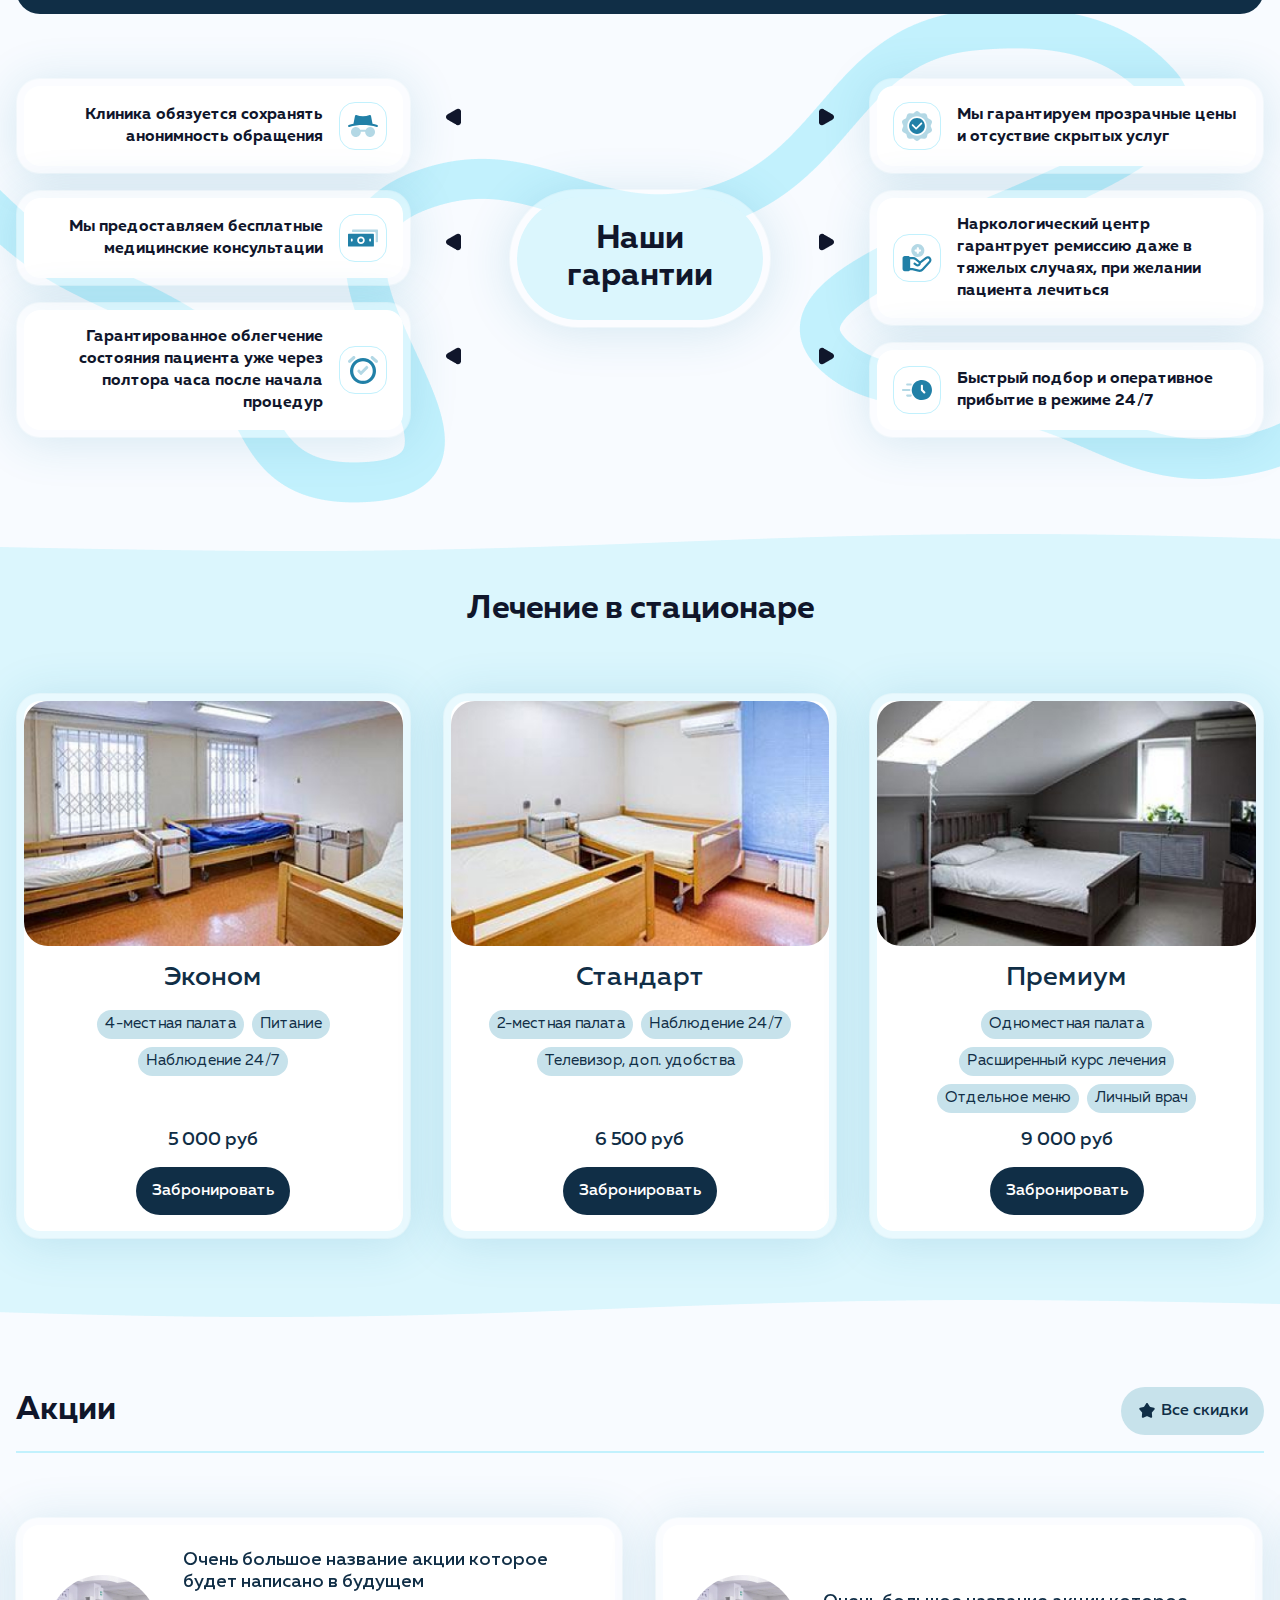
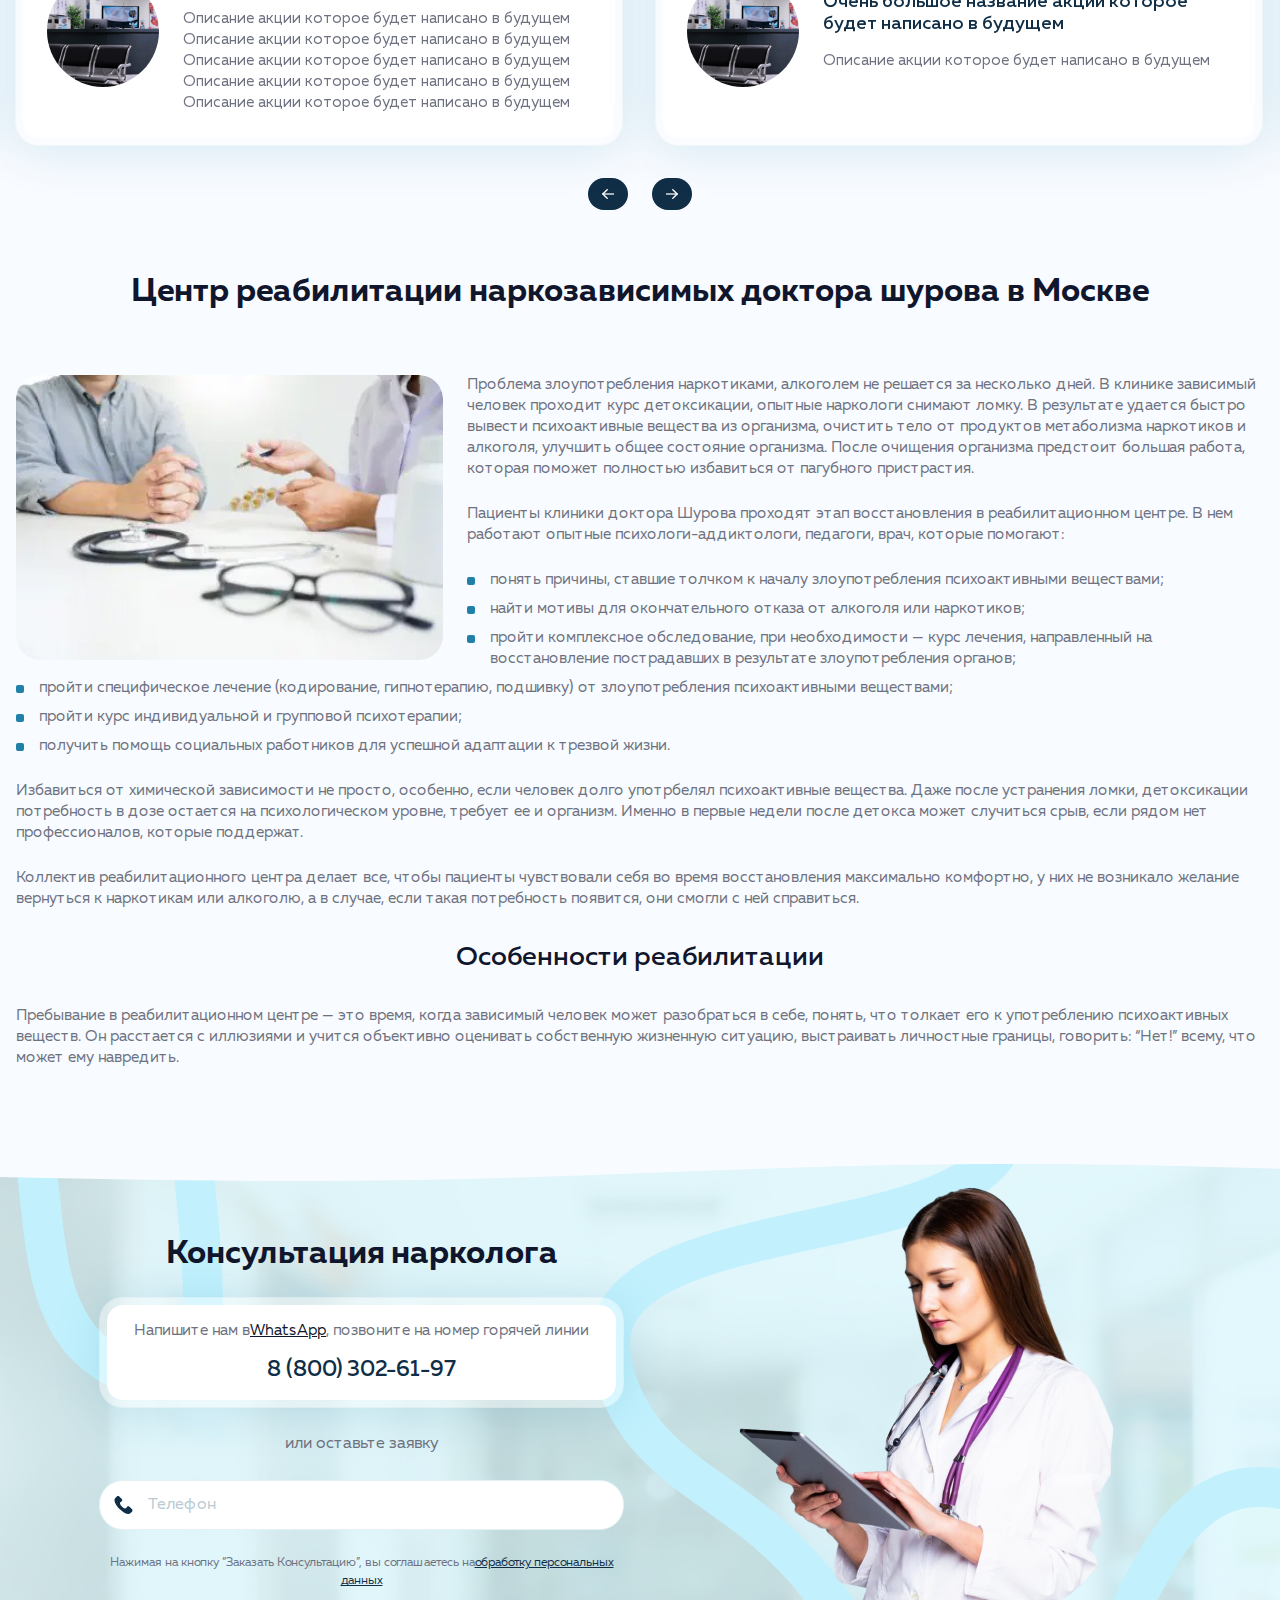
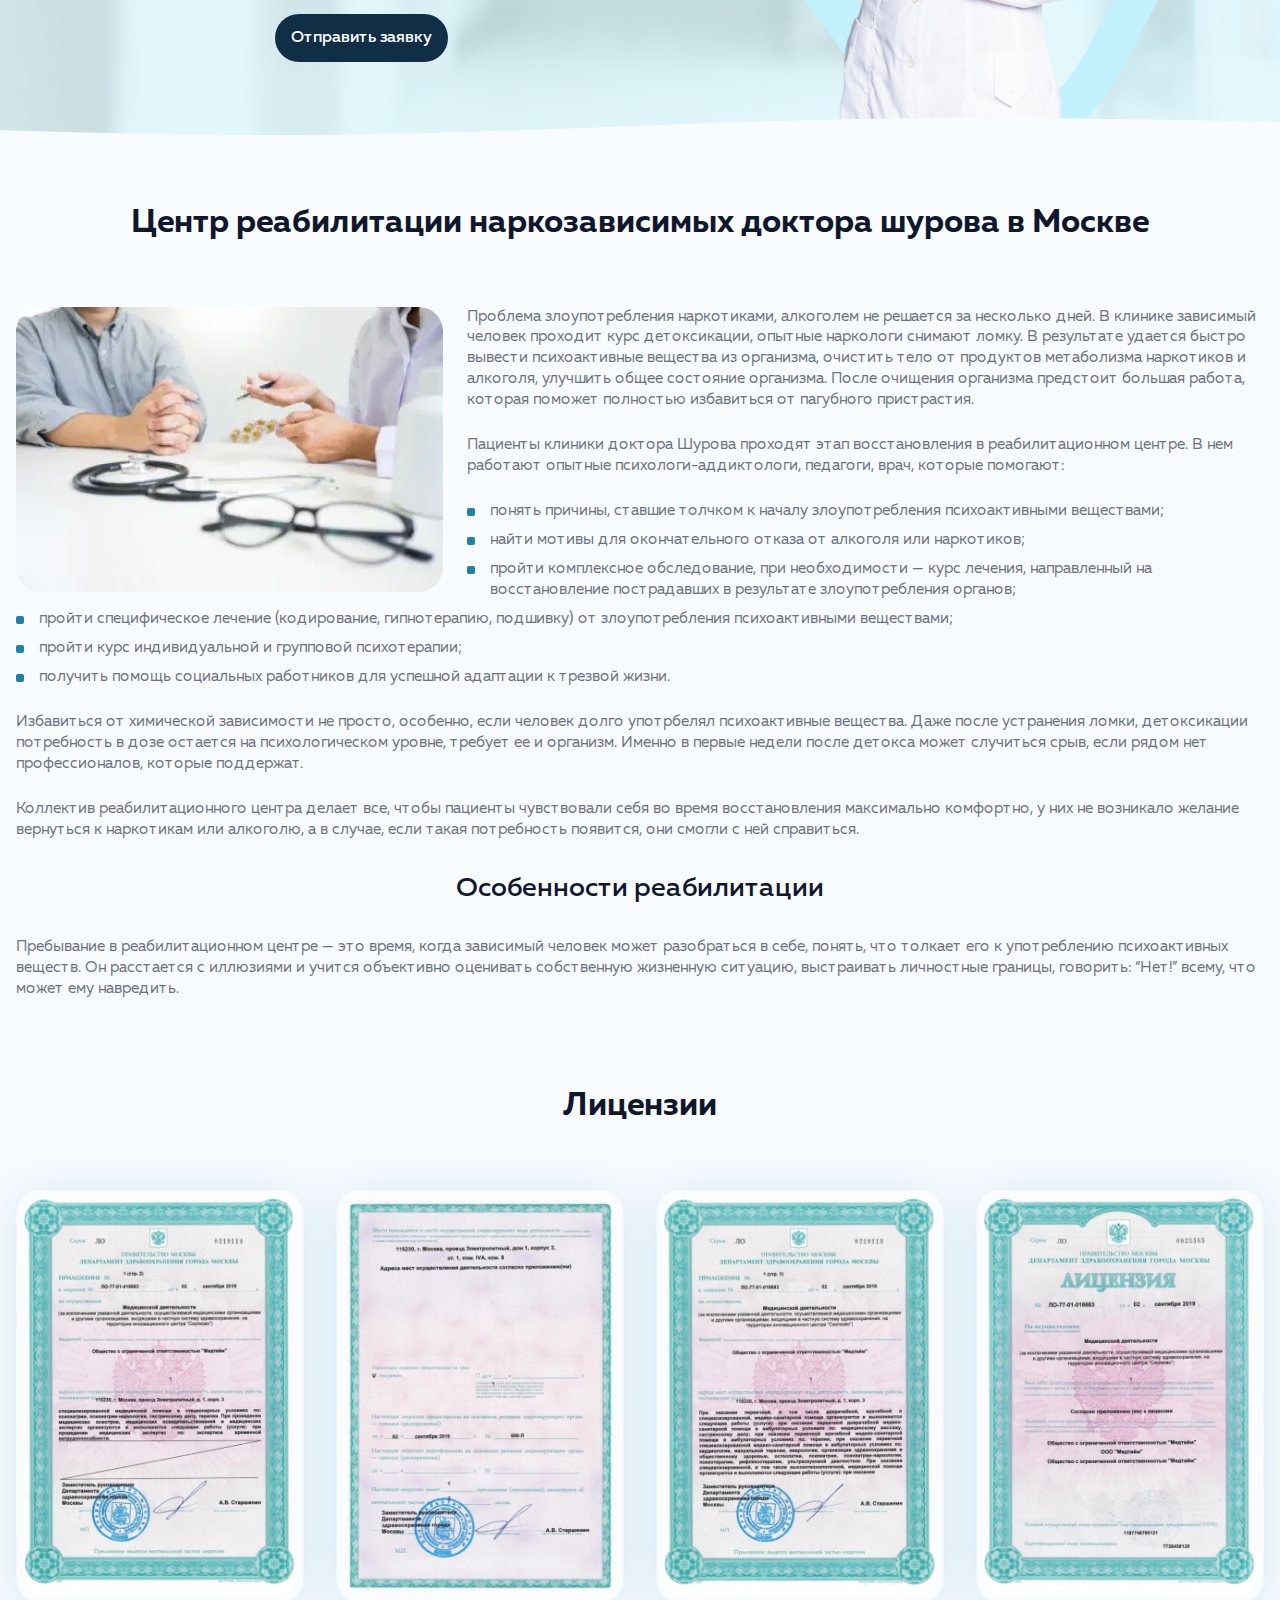
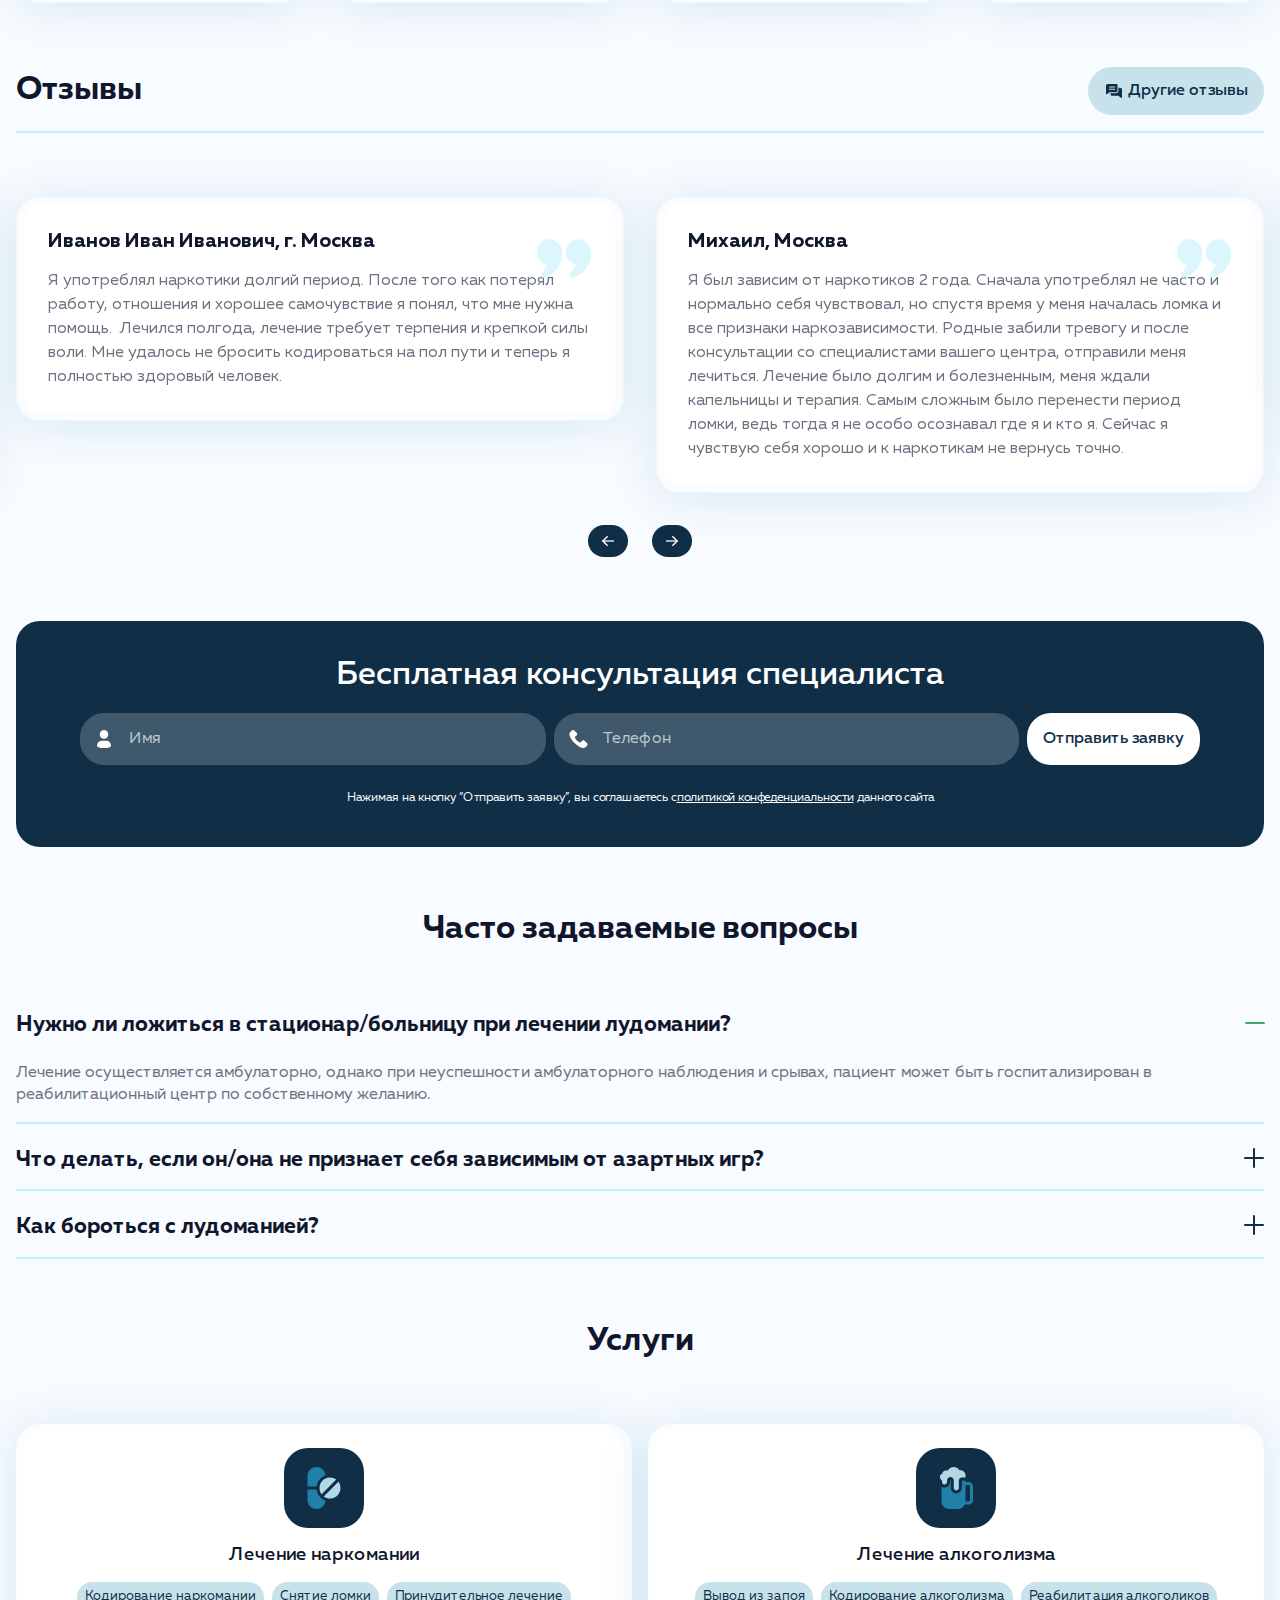
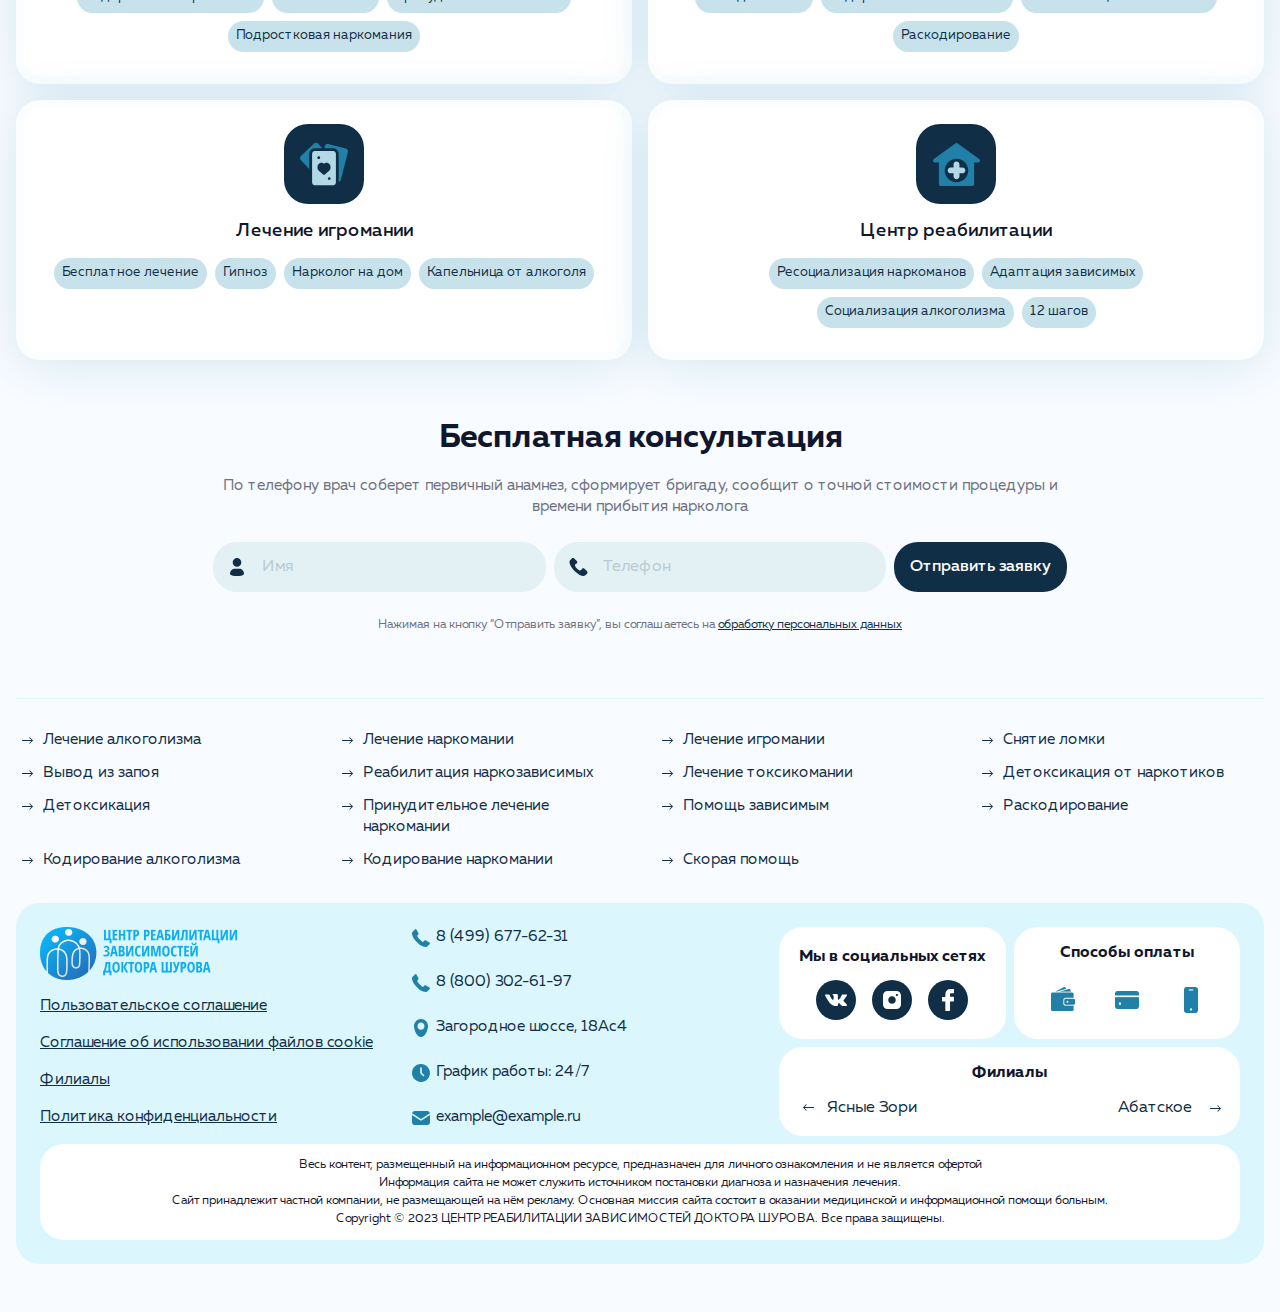
<file: inner.html>
<!DOCTYPE html>
<html>
  <head>
    <title>Страница услуги | anonim-alko.ru</title>
    <link rel="stylesheet" href="assets/css/main.min.css?v=1683887163737">
    <meta charset="UTF-8">
    <meta http-equiv="X-UA-Compatible" content="IE=edge">
    <meta name="viewport" content="width=device-width, initial-scale=1">
    <link rel="icon" href="favicon.ico">
  </head>
  <body>
    <div class="mobile__menu">
      <ul class="menu-list">
        <li class="menu-list__item">Услуги
          <svg class="down" width="26" height="26" viewBox="0 0 26 26" fill="none" xmlns="http://www.w3.org/2000/svg">
            <rect x="18.0996" y="15.125" width="1.20203" height="7.21219" transform="rotate(135 18.0996 15.125)" fill=""></rect>
            <rect x="8.75" y="15.9749" width="1.20203" height="7.21219" transform="rotate(-135 8.75 15.9749)" fill=""></rect>
          </svg>
          <ul class="submenu">
            <li class="title"><a href="#">Вывод из запоя</a>
              <svg class="down" width="20" height="20" viewBox="0 0 20 20" fill="none" xmlns="http://www.w3.org/2000/svg">
                <rect x="15.0996" y="12.125" width="1.20203" height="7.21219" transform="rotate(135 15.0996 12.125)" fill=""></rect>
                <rect x="5.75" y="12.9749" width="1.20203" height="7.21219" transform="rotate(-135 5.75 12.9749)" fill=""></rect>
              </svg>
              <ul class="submenu-sub">
                <li><a href="#">В стационаре</a></li>
                <li><a href="#">Капельница от похмелья</a></li>
                <li><a href="#">Капельница от запоя</a></li>
                <li><a href="#">Нарколог на дом</a></li>
                <li><a href="#">Капельница при алкогольной интоксикации</a></li>
                <li><a href="#">Принудительный вывод из запоя</a></li>
                <li><a href="#">Частный вытрезвитель</a></li>
                <li><a href="#">Вытрезвление на дому</a></li>
              </ul>
            </li>
            <li class="title"><a href="#">Вывод из запоя</a>
              <svg class="down" width="20" height="20" viewBox="0 0 20 20" fill="none" xmlns="http://www.w3.org/2000/svg">
                <rect x="15.0996" y="12.125" width="1.20203" height="7.21219" transform="rotate(135 15.0996 12.125)" fill=""></rect>
                <rect x="5.75" y="12.9749" width="1.20203" height="7.21219" transform="rotate(-135 5.75 12.9749)" fill=""></rect>
              </svg>
              <ul class="submenu-sub">
                <li><a href="#">В стационаре</a></li>
                <li><a href="#">Капельница от похмелья</a></li>
                <li><a href="#">Капельница от запоя</a></li>
                <li><a href="#">Нарколог на дом</a></li>
                <li><a href="#">Капельница при алкогольной интоксикации</a></li>
                <li><a href="#">Принудительный вывод из запоя</a></li>
                <li><a href="#">Частный вытрезвитель</a></li>
                <li><a href="#">Вытрезвление на дому</a></li>
              </ul>
            </li>
          </ul>
        </li>
        <li class="menu-list__item">О нас
          <svg class="down" width="26" height="26" viewBox="0 0 26 26" fill="none" xmlns="http://www.w3.org/2000/svg">
            <rect x="18.0996" y="15.125" width="1.20203" height="7.21219" transform="rotate(135 18.0996 15.125)" fill=""></rect>
            <rect x="8.75" y="15.9749" width="1.20203" height="7.21219" transform="rotate(-135 8.75 15.9749)" fill=""></rect>
          </svg>
          <ul class="submenu">
            <li class="title"><a href="#">Вывод из запоя</a></li>
            <li class="title"><a href="#">Вывод из запоя</a></li>
            <li class="title"><a href="#">Вывод из запоя</a></li>
          </ul>
        </li>
        <li class="menu-list__item"><a href="#">Цены</a></li>
        <li class="menu-list__item"><a href="#">Вопросы</a></li>
        <li class="menu-list__item"><a href="#">Статьи</a></li>
        <li class="menu-list__item"><a href="#">Отзывы</a></li>
        <li class="menu-list__item"><a href="#">Контакты</a></li>
        <li class="menu-list__item"><a href="#">Акции</a></li>
      </ul>
      <div class="mobile__city">
        <p>Город:&nbsp;<span>Москва</span></p>
      </div>
      <div class="mobile__adres">
        <p>Адрес:&nbsp;<span>Загородное шоссе, 18Ас4</span></p>
      </div>
      <div class="mobile__grafic">График работы 24/7</div>
    </div>
    <header>
      <div class="container">
        <div class="row header">
          <div class="col header__logo"><a href="/"><img src="assets/upload/logo.svg"><img class="logo-text" src="assets/upload/logo-text.png"></a></div>
          <div class="col header__adress">
            <p>Город:&nbsp;<span data-fancybox data-src="#city" data-touch="false">Москва</span></p>
            <p>Адрес:&nbsp;<span>Загородное шоссе, 18Ас4</span></p>
          </div>
          <div class="col header__time">
            <div class="time">График работы 24/7</div>
          </div>
          <div class="col header__links"><a href="tel:javascript:void(0)">8 (499) 677-62-31</a><a href="tel:javascript:void(0)">8 (800) 302-61-97</a></div>
          <div class="col header__callback">
            <button class="btn btn-primary" data-fancybox data-src="#callback" data-touch="false">Срочный вызов врача</button>
          </div>
          <div class="col header__burger"> 
            <div class="burger"> <span> </span><span> </span><span> </span></div>
          </div>
        </div>
        <div class="row"> 
          <div class="col pos-relative">
            <nav> 
              <ul> 
                <li>
                  <button class="menu-desktope">Услуги
                    <svg width="12" height="6" viewBox="0 0 12 6" fill="none" xmlns="http://www.w3.org/2000/svg">
                      <rect x="0.900146" y="0.875" width="1.20203" height="7.21219" transform="rotate(-45 0.900146 0.875)" fill=""></rect>
                      <rect x="10.2498" y="0.0251465" width="1.20203" height="7.21219" transform="rotate(45 10.2498 0.0251465)" fill=""></rect>
                    </svg>
                  </button>
                </li>
                <li class="has__child"><a href="javascript:void(0)">О нас
                    <svg width="12" height="6" viewBox="0 0 12 6" fill="none" xmlns="http://www.w3.org/2000/svg">
                      <rect x="0.900146" y="0.875" width="1.20203" height="7.21219" transform="rotate(-45 0.900146 0.875)" fill=""></rect>
                      <rect x="10.2498" y="0.0251465" width="1.20203" height="7.21219" transform="rotate(45 10.2498 0.0251465)" fill=""></rect>
                    </svg></a>
                  <ul class="submenus">
                    <li><a href="javascript:void(0)">Второй уровень</a></li>
                    <li><a href="javascript:void(0)"> Второй уровень</a></li>
                    <li><a href="javascript:void(0)">Второй уровень</a></li>
                  </ul>
                </li>
                <li><a href="javascript:void(0)">Цены</a></li>
                <li><a href="javascript:void(0)">Вопросы</a></li>
                <li><a href="javascript:void(0)">Статьи</a></li>
                <li><a href="javascript:void(0)">Отзывы</a></li>
                <li><a href="javascript:void(0)">Контакты</a></li>
                <li><a href="javascript:void(0)">Акции</a></li>
              </ul>
            </nav>
            <div class="menu-service-list">
              <div class="left">
                <ul class="menu">
                  <li><a href="#">Центр лечения</a></li>
                  <li><a href="#">Лечение Алкоголизма</a></li>
                  <li><a href="#">Лечение наркомании</a></li>
                  <!--li-->
                  <!--	a(href="#") Лечение игромании-->
                  <!--li-->
                  <!--	a(href="#") Лечение токсикомании-->
                  <!--li-->
                  <!--	a(href="#") Помощь-->
                  <!--li-->
                  <!--	a(href="#") Скорая помощь-->
                  <!--li-->
                  <!--	a(href="#") Горячая линия-->
                  <!--li-->
                  <!--	a(href="#") Адвокат по наркотикам-->
                  <!--li-->
                  <!--	a(href="#") Поддержка зависимых-->
                  <!--li-->
                  <!--	a(href="#") Группа созависимых-->
                </ul>
              </div>
              <div class="right">
                <div class="item is-active">
                  <ul>
                    <li><a href="#">В стационаре</a></li>
                    <li><a href="#">Капельница от похмелья</a></li>
                    <li><a href="#">Капельница от запоя</a></li>
                    <li><a href="#">Нарколог на дом</a></li>
                    <li><a href="#">Капельница при алкогольной интоксикации</a></li>
                    <li><a href="#">Принудительный вывод из запоя</a></li>
                    <li><a href="#">Частный вытрезвитель</a></li>
                    <li><a href="#">Вытрезвление на дому</a></li>
                    <li><a href="#">Лечение похмелья</a></li>
                    <li><a href="#">В стационаре</a></li>
                    <li><a href="#">Капельница от похмелья</a></li>
                    <li><a href="#">Капельница от запоя</a></li>
                    <li><a href="#">Нарколог на дом</a></li>
                    <li><a href="#">Капельница при алкогольной интоксикации</a></li>
                    <li><a href="#">Принудительный вывод из запоя</a></li>
                    <li><a href="#">Частный вытрезвитель</a></li>
                    <li><a href="#">Вытрезвление на дому</a></li>
                    <li><a href="#">Лечение похмелья</a></li>
                    <li><a href="#">В стационаре</a></li>
                    <li><a href="#">Капельница от похмелья</a></li>
                    <li><a href="#">Капельница от запоя</a></li>
                    <li><a href="#">Нарколог на дом</a></li>
                    <li><a href="#">Капельница при алкогольной интоксикации</a></li>
                    <li><a href="#">Принудительный вывод из запоя</a></li>
                    <li><a href="#">Частный вытрезвитель</a></li>
                    <li><a href="#">Вытрезвление на дому</a></li>
                    <li><a href="#">Лечение похмелья</a>
                      <li><a href="#">В стационаре</a></li>
                      <li><a href="#">Капельница от похмелья</a></li>
                      <li><a href="#">Капельница от запоя</a></li>
                      <li><a href="#">Нарколог на дом</a></li>
                      <li><a href="#">Капельница при алкогольной интоксикации</a></li>
                      <li><a href="#">Принудительный вывод из запоя</a></li>
                      <li><a href="#">Частный вытрезвитель</a></li>
                      <li><a href="#">Вытрезвление на дому</a></li>
                      <li><a href="#">Лечение похмелья</a></li>
                      <li><a href="#">В стационаре</a></li>
                      <li><a href="#">Капельница от похмелья</a></li>
                      <li><a href="#">Капельница от запоя</a></li>
                      <li><a href="#">Нарколог на дом</a></li>
                      <li><a href="#">Капельница при алкогольной интоксикации</a></li>
                      <li><a href="#">Принудительный вывод из запоя</a></li>
                      <li><a href="#">Частный вытрезвитель</a></li>
                      <li><a href="#">Вытрезвление на дому</a></li>
                      <li><a href="#">Лечение похмелья</a></li>
                      <li><a href="#">В стационаре</a></li>
                      <li><a href="#">Капельница от похмелья</a></li>
                      <li><a href="#">Капельница от запоя</a></li>
                      <li><a href="#">Нарколог на дом</a></li>
                      <li><a href="#">Капельница при алкогольной интоксикации</a></li>
                      <li><a href="#">Принудительный вывод из запоя</a></li>
                      <li><a href="#">Частный вытрезвитель</a></li>
                      <li><a href="#">Вытрезвление на дому</a></li>
                      <li><a href="#">Лечение похмелья</a></li>
                    </li>
                  </ul>
                </div>
                <div class="item">
                  <ul>
                    <li><a href="#">В стационаре2</a></li>
                    <li><a href="#">Капельница от похмелья2</a></li>
                    <li><a href="#">Капельница от запоя2</a></li>
                    <li><a href="#">Нарколог на дом2</a></li>
                    <li><a href="#">Капельница при алкогольной интоксикации2</a></li>
                    <li><a href="#">Принудительный вывод из запоя2</a></li>
                    <li><a href="#">Частный вытрезвитель2</a></li>
                    <li><a href="#">Вытрезвление на дому2</a></li>
                    <li><a href="#">Лечение похмелья2</a></li>
                  </ul>
                </div>
                <div class="item">
                  <ul>
                    <li><a href="#">В стационаре3</a></li>
                    <li><a href="#">Капельница от похмелья3</a></li>
                    <li><a href="#">Капельница от запоя3</a></li>
                    <li><a href="#">Нарколог на дом3</a></li>
                    <li><a href="#">Капельница при алкогольной интоксикации3</a></li>
                    <li><a href="#">Принудительный вывод из запоя3</a></li>
                    <li><a href="#">Частный вытрезвитель3</a></li>
                    <li><a href="#">Вытрезвление на дому3</a></li>
                    <li><a href="#">Лечение похмелья3</a></li>
                  </ul>
                </div>
              </div>
            </div>
          </div>
        </div>
      </div>
    </header>
    <section class="s-breadcrumb">
      <div class="container">
        <div class="breadcrumb"><a class="breadcrumb__home" href="/">
            <svg width="12" height="12" viewBox="0 0 12 12" fill="none" xmlns="http://www.w3.org/2000/svg">
              <path fill-rule="evenodd" clip-rule="evenodd" d="M4.8144 0.369182C5.16363 0.128681 5.57688 0 6 0C6.42312 0 6.83637 0.128681 7.1856 0.369182L11.0856 3.0561C11.3674 3.25015 11.5979 3.51045 11.7573 3.81444C11.9166 4.11843 11.9999 4.45694 12 4.80066V9.88575C12 10.4465 11.7788 10.9843 11.3849 11.3808C10.9911 11.7773 10.457 12 9.9 12H2.1C1.54305 12 1.0089 11.7773 0.615076 11.3808C0.221249 10.9843 0 10.4465 0 9.88575V4.80066C8.24066e-05 4.45694 0.0833991 4.11843 0.242733 3.81444C0.402067 3.51045 0.632613 3.25015 0.9144 3.0561L4.8144 0.369182ZM4.5 9.28167C4.42044 9.28167 4.34413 9.31349 4.28787 9.37014C4.23161 9.42678 4.2 9.5036 4.2 9.58371C4.2 9.66381 4.23161 9.74064 4.28787 9.79728C4.34413 9.85392 4.42044 9.88575 4.5 9.88575H7.5C7.57957 9.88575 7.65587 9.85392 7.71213 9.79728C7.76839 9.74064 7.8 9.66381 7.8 9.58371C7.8 9.5036 7.76839 9.42678 7.71213 9.37014C7.65587 9.31349 7.57957 9.28167 7.5 9.28167H4.5Z" fill=""></path>
            </svg></a><a class="breadcrumb__link" href="javascript:void(0)">Услуги</a><a class="breadcrumb__link" href="javascript:void(0)">Игромания</a>
          <div class="breadcrumb__current">Лечение игромании</div>
        </div>
      </div>
    </section>
    <main>
      <section class="s-banner-inner">
        <div class="background-waves-top"></div>
        <div class="background-waves-bottom"></div>
        <div class="container">
          <div class="row banner align-center">
            <div class="col banner__main">
              <div class="banner__wrapper">
                <h1>Лечение игромании гипнозом в Москве: анонимная помощь 24/7</h1>
                <ul>
                  <li>Помощь на любой стадии заболевания</li>
                  <li>Проверенные методики</li>
                  <li>Специалисты с богатым опытом в лечении игровой зависимости</li>
                  <li>Стоимость от 3000 рублей</li>
                </ul>
                <div class="banner__button">
                  <button class="btn btn-primary" data-fancybox data-src="#callback" data-touch="false">Срочный вызов врача</button><a class="btn btn-secondary" href="javascript:void(0)">WhatsApp
                    <svg width="22" height="22" viewBox="0 0 22 22" fill="none" xmlns="http://www.w3.org/2000/svg">
                      <path fill-rule="evenodd" clip-rule="evenodd" d="M18.7947 3.19715C16.7266 1.13654 13.9761 0.00120312 11.046 0C5.00821 0 0.094295 4.89026 0.0918772 10.9008C0.0910482 12.8222 0.595371 14.6977 1.554 16.351L0 22L5.80695 20.484C7.407 21.3527 9.20838 21.8104 11.0415 21.8109H11.0462C17.0833 21.8109 21.9977 16.9203 22 10.9095C22.0012 7.99648 20.8629 5.25766 18.7947 3.19715ZM11.046 19.9698H11.0422C9.40857 19.9691 7.80635 19.5322 6.40826 18.7068L6.07599 18.5104L2.63004 19.41L3.54978 16.0664L3.33321 15.7236C2.42183 14.2809 1.94054 12.6135 1.94137 10.9014C1.94327 5.90562 6.02766 1.84119 11.0497 1.84119C13.4815 1.84198 15.7675 2.78568 17.4864 4.49838C19.2053 6.21108 20.1514 8.48763 20.1506 10.9088C20.1485 15.905 16.0644 19.9698 11.046 19.9698ZM16.04 13.1836C15.7664 13.0472 14.4207 12.3884 14.1697 12.2974C13.919 12.2065 13.7363 12.1612 13.5541 12.4338C13.3715 12.7064 12.8471 13.32 12.6873 13.5017C12.5276 13.6835 12.3681 13.7063 12.0943 13.5699C11.8206 13.4336 10.9387 13.1459 9.89321 12.2179C9.07961 11.4956 8.53035 10.6036 8.3706 10.331C8.21113 10.0582 8.36922 9.92496 8.49066 9.77508C8.78695 9.40892 9.08365 9.02502 9.17487 8.84335C9.2662 8.6615 9.22047 8.50242 9.15194 8.36612C9.08365 8.22982 8.53629 6.88906 8.30826 6.34349C8.08592 5.81257 7.86044 5.88424 7.69233 5.87596C7.53286 5.86802 7.35032 5.8664 7.16777 5.8664C6.98533 5.8664 6.68877 5.93447 6.43783 6.20733C6.187 6.48007 5.48003 7.13897 5.48003 8.47973C5.48003 9.82049 6.46076 11.1157 6.59758 11.2975C6.73436 11.4794 8.52766 14.2307 11.2732 15.4104C11.9262 15.6914 12.436 15.8588 12.8336 15.9843C13.4893 16.1917 14.0858 16.1624 14.5575 16.0923C15.0834 16.014 16.1767 15.4333 16.405 14.797C16.633 14.1607 16.633 13.6154 16.5645 13.5017C16.4962 13.3881 16.3137 13.32 16.04 13.1836Z" fill=""></path>
                    </svg></a>
                </div>
              </div>
            </div>
            <div class="col banner__image">
              <div class="banner__wrapper"><img src="assets/upload/banner-inner.webp"></div>
            </div>
          </div>
        </div>
      </section>
      <section class="s-ekspert">
        <div class="container">
          <div class="row">
            <div class="col ekspert">
              <div class="ekspert__wrapper">
                <div class="ekspert__image"><img src="assets/upload/ekspert.webp"></div>
                <div class="ekspert__info">
                  <div class="ekspert__check">Статья проверена экспертом</div>
                  <div class="ekspert__name">Боярская Елена Сергеевна</div>
                  <div class="ekspert__position">Психиатр-нарколог, психотерапевт</div>
                  <div class="ekspert__link"><a href="javascript:void(0)"><img src="assets/upload/vk-blue.svg"></a><a href="javascript:void(0)"><img src="assets/upload/docdoc.svg"></a></div>
                </div>
              </div>
            </div>
          </div>
        </div>
      </section>
      <section class="s-inner-price">
        <div class="container">
          <div class="row">
            <div class="col">
              <div class="block__title">Цены на лечение игромании гипнозом в Москве</div>
            </div>
          </div>
          <div class="row price"><a class="col price__element" href="javascript:void(0)">
              <div class="price__wrapper">
                <div class="price__name">Консультация психолога очно или по Skype</div>
                <div class="price__coast">3 000 ₽</div>
              </div></a><a class="col price__element" href="javascript:void(0)">
              <div class="price__wrapper">
                <div class="price__name">Психодиагностика / патодиагностика</div>
                <div class="price__coast">7 500 ₽</div>
              </div></a><a class="col price__element" href="javascript:void(0)">
              <div class="price__wrapper">
                <div class="price__name">Мотивация зависимого на лечение</div>
                <div class="price__coast">10 000 ₽</div>
              </div></a><a class="col price__element" href="javascript:void(0)">
              <div class="price__wrapper">
                <div class="price__name">Психодиагностика / патодиагностика</div>
                <div class="price__coast">7 500 ₽</div>
              </div></a>
          </div>
        </div>
      </section>
      <section class="s-why">
        <div class="container">
          <div class="row">
            <div class="col">
              <div class="block__title">Почему стоит обратится к нам?</div>
            </div>
          </div>
          <div class="row why">
            <div class="col why__item">
              <div class="why__description">
                <div class="why__title">Убеждение на лечение</div>
                <div class="why__text">С пациентами работает штат профессионалов: психологи, наркологи, психиатры, психотерапевты, консультанты по химической зависимости, аддиктологи.</div>
              </div>
            </div>
            <div class="col why__item">
              <div class="why__description">
                <div class="why__title">Лучшие специалисты</div>
                <div class="why__text">С пациентами работает штат профессионалов: психологи, наркологи, психиатры, психотерапевты, консультанты по химической зависимости, аддиктологи.</div>
              </div>
            </div>
            <div class="col why__item">
              <div class="why__description">
                <div class="why__title">Стационарная реабилитация</div>
                <div class="why__text">Лечение проходит в дали от города, в комфортабельном загородном доме. Пациенты проживают в двух-, трех и четырехместных комнатах.</div>
              </div>
            </div>
            <div class="col why__item">
              <div class="why__description">
                <div class="why__title">Помощь в трудоустройстве</div>
                <div class="why__text">Помагаем нашим пациентам устроится на работу. Наши выпускники - отличные и талантливые менеджеры, маркетологи, консультанты по зависимостям, бизнесмены.</div>
              </div>
            </div>
            <div class="col why__item">
              <div class="why__description">
                <div class="why__title">Высокая эффективность</div>
                <div class="why__text">Мы объединили лучшие мировые методики лечения зависимости и добились максимальной эффективности программы. Работаем с причинами зависимости.</div>
              </div>
            </div>
            <div class="col why__item">
              <div class="why__description">
                <div class="why__title">Пожизненная поддержка</div>
                <div class="why__text">Мы поддерживаем связь с каждым нашим выпускником. Помогаем друг другу и выручаем в трудных ситуациях. Мы дружим семьями, вместе с детьми ходим друг к другу в гости.</div>
              </div>
            </div>
          </div>
        </div>
      </section>
      <section class="s-variants">
        <div class="background-waves-top"></div>
        <div class="background-waves-bottom"></div>
        <div class="container">
          <div class="row">
            <div class="col">
              <div class="block__title">Варианты лечения</div>
            </div>
          </div>
          <div class="row variants">
            <div class="col variants__element">
              <div class="variants__wrapper" data-fancybox data-src="#callback" data-touch="false">
                <div class="varisnts__description">
                  <div class="variants__icon"><img src="assets/upload/variants1.svg"></div>
                  <div class="variants__name">Cтандарт</div>
                  <div class="variants__list">
                    <div class="variants__item">Круглосуточное наблюдение врача или младшего медицинского персонала;</div>
                    <div class="variants__item">Обеспечение необходимыми медикаментами (дозировка рассчитывается после первичной диагностики);</div>
                    <div class="variants__item">3 разовое питание</div>
                    <div class="variants__item">Современное оборудование и методики лечения;</div>
                    <div class="variants__item">Размещение в 4 местных палатах;</div>
                    <div class="variants__item">Спутниковое TV, Wi-fi, душ, журналы</div>
                    <div class="variants__item">Подходит для пациентов с тяжелой формой зависимости и при наличии хронических заболеваний</div>
                  </div>
                </div>
                <button class="btn btn-primary">Забронировать</button>
              </div>
            </div>
            <div class="col variants__element">
              <div class="variants__wrapper" data-fancybox data-src="#callback" data-touch="false">
                <div class="varisnts__description">
                  <div class="variants__icon"><img src="assets/upload/variants2.svg"></div>
                  <div class="variants__name">Базовый</div>
                  <div class="variants__list">
                    <div class="variants__item">Круглосуточное наблюдение врача или младшего медицинского персонала;</div>
                    <div class="variants__item">Обеспечение необходимыми медикаментами (дозировка рассчитывается после первичной диагностики);</div>
                    <div class="variants__item">3 разовое питание</div>
                    <div class="variants__item">Современное оборудование и методики лечения;</div>
                    <div class="variants__item">Размещение в 4 местных палатах;</div>
                    <div class="variants__item">Спутниковое TV, Wi-fi, душ, журналы</div>
                    <div class="variants__item">Подходит для пациентов с тяжелой формой зависимости и при наличии хронических заболеваний</div>
                  </div>
                </div>
                <button class="btn btn-primary">Забронировать</button>
              </div>
            </div>
            <div class="col variants__element">
              <div class="variants__wrapper" data-fancybox data-src="#callback" data-touch="false">
                <div class="varisnts__description">
                  <div class="variants__icon"><img src="assets/upload/variants3.svg"></div>
                  <div class="variants__name">Премиум</div>
                  <div class="variants__list">
                    <div class="variants__item">Круглосуточное наблюдение врача-нарколога;</div>
                    <div class="variants__item">4 разовое питание</div>
                    <div class="variants__item">Проверка работы всех систем организма и консультация узконаправленных специалистов;</div>
                    <div class="variants__item">Разработка индивидуальной программы лечения;</div>
                    <div class="variants__item">Современное оборудование и методики лечения;</div>
                    <div class="variants__item">Размещение в 2 местных палатах повышенной комфортности;</div>
                    <div class="variants__item">Спутниковое TV, Wi-fi, душ, журналы</div>
                    <div class="variants__item">Подходит для пациентов с тяжелой формой зависимости и при наличии хронических заболеваний</div>
                    <div class="variants__item">Подходит для пациентов с тяжелой формой зависимости и при наличии хронических заболеваний</div>
                  </div>
                </div>
                <button class="btn btn-primary">Забронировать</button>
              </div>
            </div>
          </div>
        </div>
        <div class="form form__dark">
          <form class="form__wrapper">
            <div class="form__title">Бесплатная консультация специалиста</div>
            <div class="form__main">
              <div class="form__group form__group-dark form__group-persone">
                <input type="text" placeholder="Имя" name="f_name">
              </div>
              <div class="form__group form__group-dark form__group-phone">
                <input type="tel" placeholder="Телефон" name="f_phone">
              </div>
              <button class="btn btn-primary">Отправить заявку</button>
            </div>
            <div class="form__politic">Нажимая на кнопку “Отправить заявку”, вы соглашаетесь с<a href="javascript:void(0)">политикой конфеденциальности</a> данного сайта</div>
          </form>
        </div>
      </section>
      <section class="s-garanties">
        <div class="container">
          <div class="row garanties">
            <div class="col garanties__list garanties__list-left">
              <div class="garanties__wrapper">
                <div class="garanties__element garanties__element-left">
                  <div class="garanties__content">
                    <div class="garanties__image"><img src="assets/upload/garanties-icon1.svg"></div>
                    <div class="garanties__text">Клиника обязуется сохранять анонимность обращения</div>
                  </div>
                </div>
                <div class="garanties__element garanties__element-left">
                  <div class="garanties__content">
                    <div class="garanties__image"><img src="assets/upload/garanties-icon2.svg"></div>
                    <div class="garanties__text">Мы предоставляем бесплатные медицинские консультации</div>
                  </div>
                </div>
                <div class="garanties__element garanties__element-left">
                  <div class="garanties__content">
                    <div class="garanties__image"><img src="assets/upload/garanties-icon3.svg"></div>
                    <div class="garanties__text">Гарантированное облегчение состояния пациента уже через полтора часа после начала процедур</div>
                  </div>
                </div>
              </div>
            </div>
            <div class="col garanties__middle align-center justify-center">
              <div class="garanties__title">Наши гарантии</div>
            </div>
            <div class="col garanties__list garanties__list-right">
              <div class="garanties__wrapper">
                <div class="garanties__element garanties__element-right">
                  <div class="garanties__content">
                    <div class="garanties__image"><img src="assets/upload/garanties-icon4.svg"></div>
                    <div class="garanties__text">Мы гарантируем прозрачные цены и отсуствие скрытых услуг</div>
                  </div>
                </div>
                <div class="garanties__element garanties__element-right">
                  <div class="garanties__content">
                    <div class="garanties__image"><img src="assets/upload/garanties-icon5.svg"></div>
                    <div class="garanties__text">Наркологический центр гарантрует ремиссию даже в тяжелых случаях, при желании пациента лечиться</div>
                  </div>
                </div>
                <div class="garanties__element garanties__element-right">
                  <div class="garanties__content">
                    <div class="garanties__image"><img src="assets/upload/garanties-icon6.svg"></div>
                    <div class="garanties__text">Быстрый подбор и оперативное прибытие в режиме 24/7</div>
                  </div>
                </div>
              </div>
            </div>
          </div>
        </div>
      </section>
      <section class="s-hospital">
        <div class="background-waves-top"></div>
        <div class="background-waves-bottom"></div>
        <div class="container">
          <div class="row">
            <div class="col">
              <div class="block__title">Лечение в стационаре</div>
            </div>
          </div>
          <div class="row hospital">
            <div class="col hospital__item">
              <div class="hospital__wrapper" data-fancybox data-src="#callback" data-touch="false">
                <div class="hospital__main"><img class="hospital__image" src="assets/upload/hospital1.webp">
                  <div class="hospital__title">Эконом</div>
                  <div class="hospital__list">
                    <div class="hospital__element">4-местная палата</div>
                    <div class="hospital__element">Питание</div>
                    <div class="hospital__element">Наблюдение 24/7</div>
                  </div>
                </div>
                <div class="hospital__coast">
                  <div class="hospital__price">5 000 руб</div>
                  <button class="btn btn-primary">Забронировать</button>
                </div>
              </div>
            </div>
            <div class="col hospital__item">
              <div class="hospital__wrapper" data-fancybox data-src="#callback" data-touch="false">
                <div class="hospital__main"><img class="hospital__image" src="assets/upload/hospital2.webp">
                  <div class="hospital__title">Стандарт</div>
                  <div class="hospital__list">
                    <div class="hospital__element">2-местная палата</div>
                    <div class="hospital__element">Наблюдение 24/7</div>
                    <div class="hospital__element">Телевизор, доп. удобства</div>
                  </div>
                </div>
                <div class="hospital__coast">
                  <div class="hospital__price">6 500 руб</div>
                  <button class="btn btn-primary">Забронировать</button>
                </div>
              </div>
            </div>
            <div class="col hospital__item">
              <div class="hospital__wrapper" data-fancybox data-src="#callback" data-touch="false">
                <div class="hospital__main"><img class="hospital__image" src="assets/upload/hospital3.webp">
                  <div class="hospital__title">Премиум</div>
                  <div class="hospital__list">
                    <div class="hospital__element">Одноместная палата</div>
                    <div class="hospital__element">Расширенный курс лечения</div>
                    <div class="hospital__element">Отдельное меню</div>
                    <div class="hospital__element">Личный врач</div>
                  </div>
                </div>
                <div class="hospital__coast">
                  <div class="hospital__price">9 000 руб</div>
                  <button class="btn btn-primary">Забронировать</button>
                </div>
              </div>
            </div>
          </div>
        </div>
      </section>
      <section class="s-stocks">
        <div class="container">
          <div class="row title-with-button">
            <div class="col">
              <div class="block__title">Акции</div>
            </div>
            <div class="col"><a class="btn btn-secondary" href="javascript:void(0)">
                <svg width="20" height="20" viewBox="0 0 20 20" fill="none" xmlns="http://www.w3.org/2000/svg">
                  <path d="M9.14543 2.40616C9.53491 1.76529 10.4651 1.76529 10.8546 2.40616L12.7609 5.54303C12.9 5.77187 13.125 5.93537 13.3857 5.99691L16.9581 6.84063C17.688 7.01301 17.9754 7.89766 17.4862 8.46611L15.092 11.2485C14.9173 11.4515 14.8314 11.7161 14.8534 11.9829L15.1549 15.6412C15.2165 16.3887 14.464 16.9354 13.7722 16.6458L10.3861 15.2286C10.1391 15.1252 9.86092 15.1252 9.61391 15.2286L6.22781 16.6458C5.53602 16.9354 4.78349 16.3887 4.84509 15.6412L5.14662 11.9829C5.16861 11.7161 5.08266 11.4515 4.908 11.2485L2.51375 8.46611C2.0246 7.89766 2.31204 7.01301 3.0419 6.84063L6.61435 5.99691C6.87496 5.93537 7.09999 5.77187 7.23906 5.54303L9.14543 2.40616Z" fill=""></path>
                </svg>Все скидки</a></div>
          </div>
          <div class="stocks stokcs-slider owl-carousel"><a class="stocks__item" href="javascript:void(0)">
              <div class="stocks__image"><img src="assets/upload/stock1.webp" alt="акция"></div>
              <div class="stocks__info">
                <div class="stocks__name">Очень большое название акции которое будет написано в будущем</div>
                <div class="stocks__description">Описание акции которое будет написано в будущем Описание акции которое будет написано в будущем Описание акции которое будет написано в будущем Описание акции которое будет написано в будущем Описание акции которое будет написано в будущем</div>
              </div></a><a class="stocks__item" href="javascript:void(0)">
              <div class="stocks__image"><img src="assets/upload/stock1.webp" alt="акция"></div>
              <div class="stocks__info">
                <div class="stocks__name">Очень большое название акции которое будет написано в будущем</div>
                <div class="stocks__description">Описание акции которое будет написано в будущем</div>
              </div></a><a class="stocks__item" href="javascript:void(0)">
              <div class="stocks__image"><img src="assets/upload/stock1.webp" alt="акция"></div>
              <div class="stocks__info">
                <div class="stocks__name">Очень большое название акции которое будет написано в будущем</div>
                <div class="stocks__description">Описание акции которое будет написано в будущемОписание акции которое будет написано в будущем</div>
              </div></a><a class="stocks__item" href="javascript:void(0)">
              <div class="stocks__image"><img src="assets/upload/stock1.webp" alt="акция"></div>
              <div class="stocks__info">
                <div class="stocks__name">Очень большое название акции которое будет написано в будущем</div>
                <div class="stocks__description">Описание акции которое будет написано в будущемОписание акции которое будет написано в будущемОписание акции которое будет написано в будущем</div>
              </div></a></div>
        </div>
      </section>
      <section class="s-text">
        <div class="container">
          <div class="text">
            <h2>Центр реабилитации наркозависимых доктора шурова в Москве</h2><img src="assets/upload/text-image.webp" alt="" style="float:left; margin-right:24px;">
            <p>Проблема злоупотребления наркотиками, алкоголем не решается за несколько дней. В клинике зависимый человек проходит курс детоксикации, опытные наркологи снимают ломку. В результате удается быстро вывести психоактивные вещества из организма, очистить тело от продуктов метаболизма наркотиков и алкоголя, улучшить общее состояние организма. После очищения организма предстоит большая работа, которая поможет полностью избавиться от пагубного пристрастия.</p>
            <p>Пациенты клиники доктора Шурова проходят этап восстановления в реабилитационном центре. В нем работают опытные психологи-аддиктологи, педагоги, врач, которые помогают:</p>
            <ul>
              <li>понять причины, ставшие толчком к началу злоупотребления психоактивными веществами;</li>
              <li>найти мотивы для окончательного отказа от алкоголя или наркотиков;</li>
              <li>пройти комплексное обследование, при необходимости — курс лечения, направленный на восстановление пострадавших в результате злоупотребления органов;</li>
              <li>пройти специфическое лечение (кодирование, гипнотерапию, подшивку) от злоупотребления психоактивными веществами;</li>
              <li>пройти курс индивидуальной и групповой психотерапии;</li>
              <li>получить помощь социальных работников для успешной адаптации к трезвой жизни.</li>
            </ul>
            <p>Избавиться от химической зависимости не просто, особенно, если человек долго употрбелял психоактивные вещества. Даже после устранения ломки, детоксикации потребность в дозе остается на психологическом уровне, требует ее и организм. Именно в первые недели после детокса может случиться срыв, если рядом нет профессионалов, которые поддержат.</p>
            <p>Коллектив реабилитационного центра делает все, чтобы пациенты чувствовали себя во время восстановления максимально комфортно, у них не возникало желание вернуться к наркотикам или алкоголю, а в случае, если такая потребность появится, они смогли с ней справиться.</p>
            <h3>Особенности реабилитации</h3>
            <p>Пребывание в реабилитационном центре — это время, когда зависимый человек может разобраться в себе, понять, что толкает его к употреблению психоактивных веществ. Он расстается с иллюзиями и учится объективно оценивать собственную жизненную ситуацию, выстраивать личностные границы, говорить: “Нет!” всему, что может ему навредить.</p>
          </div>
        </div>
      </section>
      <section class="s-form-third">
        <div class="background-waves-top"></div>
        <div class="background-waves-bottom"></div>
        <div class="form-third-bg"></div>
        <div class="container">
          <div class="row align-center">
            <div class="col form__right">
              <div class="block__title">Консультация нарколога</div>
              <div class="form__whatsapp">
                <p>Напишите нам в<a href="javascript:void(0)">WhatsApp</a>, позвоните на номер горячей линии</p><a href="javascript:void(0)">8 (800) 302-61-97</a>
              </div>
              <p>или оставьте заявку</p>
              <form class="form__wrapper">
                <div class="form__main">
                  <div class="form__group form__group-light form__group-phone">
                    <input type="tel" placeholder="Телефон" name="f_phone">
                  </div>
                </div>
                <div class="form__politic">Нажимая на кнопку “Заказать Консультацию”, вы соглашаетесь на<a href="javascript:void(0)">обработку персональных данных</a></div>
                <button class="btn btn-primary">Отправить заявку</button>
              </form>
            </div>
            <div class="col form__left"><img src="assets/upload/form-third-image.png" alt="фото врача на форме"></div>
          </div>
        </div>
      </section>
      <section class="s-text">
        <div class="container">
          <div class="text">
            <h2>Центр реабилитации наркозависимых доктора шурова в Москве</h2><img src="assets/upload/text-image.webp" alt="" style="float:left; margin-right:24px;">
            <p>Проблема злоупотребления наркотиками, алкоголем не решается за несколько дней. В клинике зависимый человек проходит курс детоксикации, опытные наркологи снимают ломку. В результате удается быстро вывести психоактивные вещества из организма, очистить тело от продуктов метаболизма наркотиков и алкоголя, улучшить общее состояние организма. После очищения организма предстоит большая работа, которая поможет полностью избавиться от пагубного пристрастия.</p>
            <p>Пациенты клиники доктора Шурова проходят этап восстановления в реабилитационном центре. В нем работают опытные психологи-аддиктологи, педагоги, врач, которые помогают:</p>
            <ul>
              <li>понять причины, ставшие толчком к началу злоупотребления психоактивными веществами;</li>
              <li>найти мотивы для окончательного отказа от алкоголя или наркотиков;</li>
              <li>пройти комплексное обследование, при необходимости — курс лечения, направленный на восстановление пострадавших в результате злоупотребления органов;</li>
              <li>пройти специфическое лечение (кодирование, гипнотерапию, подшивку) от злоупотребления психоактивными веществами;</li>
              <li>пройти курс индивидуальной и групповой психотерапии;</li>
              <li>получить помощь социальных работников для успешной адаптации к трезвой жизни.</li>
            </ul>
            <p>Избавиться от химической зависимости не просто, особенно, если человек долго употрбелял психоактивные вещества. Даже после устранения ломки, детоксикации потребность в дозе остается на психологическом уровне, требует ее и организм. Именно в первые недели после детокса может случиться срыв, если рядом нет профессионалов, которые поддержат.</p>
            <p>Коллектив реабилитационного центра делает все, чтобы пациенты чувствовали себя во время восстановления максимально комфортно, у них не возникало желание вернуться к наркотикам или алкоголю, а в случае, если такая потребность появится, они смогли с ней справиться.</p>
            <h3>Особенности реабилитации</h3>
            <p>Пребывание в реабилитационном центре — это время, когда зависимый человек может разобраться в себе, понять, что толкает его к употреблению психоактивных веществ. Он расстается с иллюзиями и учится объективно оценивать собственную жизненную ситуацию, выстраивать личностные границы, говорить: “Нет!” всему, что может ему навредить.</p>
          </div>
        </div>
      </section>
      <section class="s-license">
        <div class="container">
          <div class="row">
            <div class="col">
              <div class="block__title">Лицензии</div>
            </div>
          </div>
          <div class="row license">
            <div class="col license__element"><a class="license__wrapper" href="assets/upload/license-1.webp" data-fancybox="license-main-page"><img src="assets/upload/license-1.webp" alt="лицензия"></a></div>
            <div class="col license__element"><a class="license__wrapper" href="assets/upload/license-2.webp" data-fancybox="license-main-page"><img src="assets/upload/license-2.webp" alt="лицензия"></a></div>
            <div class="col license__element"><a class="license__wrapper" href="assets/upload/license-3.webp" data-fancybox="license-main-page"><img src="assets/upload/license-3.webp" alt="лицензия"></a></div>
            <div class="col license__element"><a class="license__wrapper" href="assets/upload/license-4.webp" data-fancybox="license-main-page"><img src="assets/upload/license-4.webp" alt="лицензия"></a></div>
          </div>
        </div>
      </section>
      <section class="s-review">
        <div class="container">
          <div class="row title-with-button">
            <div class="col">
              <div class="block__title">Отзывы</div>
            </div>
            <div class="col"><a class="btn btn-secondary" href="/review.html">
                <svg width="20" height="20" viewBox="0 0 20 20" fill="none" xmlns="http://www.w3.org/2000/svg">
                  <path fill-rule="evenodd" clip-rule="evenodd" d="M3.80938 3H13.0635C13.3222 3 13.5322 3.20964 13.5322 3.46796V9.4057C13.5322 10.4018 12.7207 11.212 11.7228 11.212H6.05439C5.78876 11.212 5.53438 11.2934 5.31813 11.4472L2.74094 13.2829C2.43434 13.5015 2 13.2854 2 12.902V4.80631C2 3.81019 2.81156 3 3.80938 3ZM5.37063 8.66882H10.7866C11.0453 8.66882 11.2553 8.45949 11.2553 8.20086C11.2553 7.94255 11.0453 7.73291 10.7866 7.73291H5.37063C5.11188 7.73291 4.90188 7.94255 4.90188 8.20086C4.90188 8.45949 5.11188 8.66882 5.37063 8.66882ZM5.37063 6.48502H10.7866C11.0453 6.48502 11.2553 6.27569 11.2553 6.01707C11.2553 5.75876 11.0453 5.54911 10.7866 5.54911H5.37063C5.11188 5.54911 4.90188 5.75876 4.90188 6.01707C4.90188 6.27569 5.11188 6.48502 5.37063 6.48502Z" fill=""></path>
                  <path d="M18 16.5315V8.43621C18 7.44008 17.1884 6.62958 16.1906 6.62958H14.4697V9.40581C14.4697 10.9179 13.2375 12.148 11.7228 12.148H6.46778V13.0353C6.46778 14.0314 7.27935 14.8419 8.27716 14.8419H13.9456C14.2112 14.8419 14.4656 14.9233 14.6819 15.0771L17.2591 16.9125C17.5678 17.1326 18 16.9124 18 16.5315Z" fill=""></path>
                </svg>Другие отзывы</a></div>
          </div>
          <div class="review review-slider owl-carousel">
            <div class="review__item">
              <div class="review__name">Иванов Иван Иванович, г. Москва</div>
              <div class="review__tex">Я употреблял наркотики долгий период. После того как потерял работу, отношения и хорошее самочувствие я понял, что мне нужна помощь.  Лечился полгода, лечение требует терпения и крепкой силы воли. Мне удалось не бросить кодироваться на пол пути и теперь я полностью здоровый человек.</div>
            </div>
            <div class="review__item">
              <div class="review__name">Михаил, Москва</div>
              <div class="review__tex">Я был зависим от наркотиков 2 года. Сначала употреблял не часто и нормально себя чувствовал, но спустя время у меня началась ломка и все признаки наркозависимости. Родные забили тревогу и после консультации со специалистами вашего центра, отправили меня лечиться. Лечение было долгим и болезненным, меня ждали капельницы и терапия. Самым сложным было перенести период ломки, ведь тогда я не особо осознавал где я и кто я. Сейчас я чувствую себя хорошо и к наркотикам не вернусь точно.</div>
            </div>
            <div class="review__item">
              <div class="review__name">Иванов Иван Иванович, г. Москва</div>
              <div class="review__tex">Я употреблял наркотики долгий период. После того как потерял работу, отношения и хорошее самочувствие я понял, что мне нужна помощь.  Лечился полгода, лечение требует терпения и крепкой силы воли. Мне удалось не бросить кодироваться на пол пути и теперь я полностью здоровый человек.</div>
            </div>
            <div class="review__item">
              <div class="review__name">Михаил, Москва</div>
              <div class="review__tex">Я был зависим от наркотиков 2 года. Сначала употреблял не часто и нормально себя чувствовал, но спустя время у меня началась ломка и все признаки наркозависимости. Родные забили тревогу и после консультации со специалистами вашего центра, отправили меня лечиться. Лечение было долгим и болезненным, меня ждали капельницы и терапия. Самым сложным было перенести период ломки, ведь тогда я не особо осознавал где я и кто я. Сейчас я чувствую себя хорошо и к наркотикам не вернусь точно.</div>
            </div>
          </div>
        </div>
      </section>
      <section class="s-form-four">
        <div class="container">
          <div class="form form__dark">
            <form class="form__wrapper">
              <div class="form__title">Бесплатная консультация специалиста</div>
              <div class="form__main">
                <div class="form__group form__group-dark form__group-persone">
                  <input type="text" placeholder="Имя" name="f_name">
                </div>
                <div class="form__group form__group-dark form__group-phone">
                  <input type="tel" placeholder="Телефон" name="f_phone">
                </div>
                <button class="btn btn-primary">Отправить заявку</button>
              </div>
              <div class="form__politic">Нажимая на кнопку “Отправить заявку”, вы соглашаетесь с<a href="javascript:void(0)">политикой конфеденциальности</a> данного сайта</div>
            </form>
          </div>
        </div>
      </section>
      <section class="s-faq">
        <div class="container">
          <div class="row">
            <div class="col">
              <div class="block__title">Часто задаваемые вопросы</div>
            </div>
          </div>
          <div class="row faq">
            <div class="col">
              <div class="accordion js-accordion">
                <div class="accordion__item js-accordion-item active">
                  <div class="accordion-header js-accordion-header">
                    <div class="caret"></div>Нужно ли ложиться в стационар/больницу при лечении лудомании?
                  </div>
                  <div class="accordion-body js-accordion-body">
                    <div class="accordion-body__contents">Лечение осуществляется амбулаторно, однако при неуспешности амбулаторного наблюдения и срывах, пациент может быть госпитализирован в реабилитационный центр по собственному желанию.</div>
                  </div>
                </div>
                <div class="accordion__item js-accordion-item">
                  <div class="accordion-header js-accordion-header">
                    <div class="caret"></div>Что делать, если он/она не признает себя зависимым от азартных игр?
                  </div>
                  <div class="accordion-body js-accordion-body">
                    <div class="accordion-body__contents">Lorem ipsum dolor sit amet consectetur adipisicing elit. Dignissimos sequi placeat distinctio dolor, amet magnam voluptatibus eos ex vero, sunt veritatis esse. Nostrum voluptatum et repudiandae vel sed, explicabo in?</div>
                  </div>
                </div>
                <div class="accordion__item js-accordion-item">
                  <div class="accordion-header js-accordion-header">
                    <div class="caret"></div>Как бороться с лудоманией?
                  </div>
                  <div class="accordion-body js-accordion-body">
                    <div class="accordion-body__contents">Lorem ipsum dolor sit amet consectetur adipisicing elit. Dignissimos sequi placeat distinctio dolor, amet magnam voluptatibus eos ex vero, sunt veritatis esse. Nostrum voluptatum et repudiandae vel sed, explicabo in?</div>
                  </div>
                </div>
              </div>
            </div>
          </div>
        </div>
      </section>
      <section class="s-services">
        <div class="container">
          <div class="row">
            <div class="col">
              <div class="block__title">Услуги</div>
            </div>
          </div>
          <div class="row services">
            <div class="col services__item">
              <div class="services__wrapper">
                <div class="services__icon">
                  <svg width="34" height="42" viewBox="0 0 34 42" fill="none" xmlns="http://www.w3.org/2000/svg">
                    <path d="M12.4292 12.6281C10.8601 14.6087 9.87758 16.9893 9.593 19.5H0.5V9.00002C0.507395 6.67913 1.4111 4.45081 3.0224 2.78039C4.6337 1.10997 6.82802 0.126595 9.14714 0.0356113C11.4663 -0.0553725 13.7309 0.75307 15.4681 2.29212C17.2053 3.83117 18.2808 5.98184 18.47 8.29502C16.091 9.14643 13.9983 10.6476 12.4292 12.6281Z" fill="#B3D8E5"></path>
                    <path d="M0.5 22.5H9.593C9.87758 25.0107 10.8601 27.3914 12.4292 29.3719C13.9983 31.3525 16.091 32.8536 18.47 33.705C18.2808 36.0182 17.2053 38.1689 15.4681 39.7079C13.7309 41.247 11.4663 42.0554 9.14714 41.9644C6.82802 41.8734 4.6337 40.8901 3.0224 39.2196C1.4111 37.5492 0.507395 35.3209 0.5 33V22.5Z" fill="#B3D8E5"></path>
                    <path d="M22.2422 10.526C24.7605 10.3484 27.2582 11.086 29.276 12.603L14.603 27.276C13.086 25.2582 12.3484 22.7605 12.526 20.2422C12.7035 17.7239 13.7841 15.3544 15.5692 13.5692C17.3544 11.7841 19.7239 10.7035 22.2422 10.526Z" fill="#2180A7"></path>
                    <path d="M23.7579 31.4741C21.2396 31.6517 18.7419 30.9141 16.724 29.397L31.397 14.724C32.9141 16.7419 33.6517 19.2396 33.4741 21.7579C33.2966 24.2762 32.216 26.6457 30.4309 28.4309C28.6457 30.216 26.2762 31.2966 23.7579 31.4741Z" fill="#2180A7"></path>
                  </svg>
                </div>
                <div class="services__title">Лечение наркомании</div>
                <div class="services__links"><a href="javascript:void(1)">Кодирование наркомании</a><a href="javascript:void(2)">Снятие ломки</a><a href="javascript:void(3)">Принудительное лечение</a><a href="javascript:void(4)">Подростковая наркомания</a></div>
              </div>
            </div>
            <div class="col services__item">
              <div class="services__wrapper">
                <div class="services__icon">
                  <svg width="33" height="42" viewBox="0 0 33 42" fill="none" xmlns="http://www.w3.org/2000/svg">
                    <path d="M28.5 15H25.5V13.5H23.31C22.9122 13.5 22.5306 13.658 22.2493 13.9393C21.968 14.2206 21.81 14.6022 21.81 15V20.748C21.8286 22.0304 21.4085 23.2807 20.6193 24.2917C19.83 25.3027 18.7191 26.0137 17.4705 26.307C16.6662 26.4818 15.833 26.4744 15.032 26.2853C14.2309 26.0962 13.4824 25.7302 12.8413 25.214C12.2002 24.6979 11.6827 24.0448 11.3269 23.3026C10.9711 22.5605 10.7859 21.748 10.785 20.925V13.395C10.785 13.3015 10.7479 13.2118 10.6818 13.1457C10.6156 13.0796 10.526 13.0425 10.4325 13.0425C10.339 13.0425 10.2494 13.0796 10.1832 13.1457C10.1171 13.2118 10.08 13.3015 10.08 13.395V14.832C10.1027 16.2782 9.57166 17.6784 8.59565 18.7459C7.61964 19.8134 6.27248 20.4674 4.83 20.574C3.64745 20.6312 2.47844 20.3016 1.5 19.635V34.5C1.5 36.4891 2.29018 38.3968 3.6967 39.8033C5.10322 41.2098 7.01088 42 9 42H18C19.4579 41.9984 20.8837 41.5719 22.1031 40.7726C23.3224 39.9734 24.2823 38.8362 24.8655 37.5H28.5C29.6935 37.5 30.8381 37.0259 31.682 36.182C32.5259 35.3381 33 34.1935 33 33V19.5C33 18.3065 32.5259 17.1619 31.682 16.318C30.8381 15.4741 29.6935 15 28.5 15ZM30 33C30 33.3978 29.842 33.7793 29.5607 34.0606C29.2794 34.3419 28.8978 34.5 28.5 34.5H25.5V18H28.5C28.8978 18 29.2794 18.158 29.5607 18.4393C29.842 18.7206 30 19.1022 30 19.5V33Z" fill=""></path>
                    <path d="M15.87 23.4C15.2706 23.2775 14.7333 22.9482 14.3519 22.4698C13.9705 21.9914 13.7694 21.3942 13.7835 20.7825V13.5825C13.8021 12.7292 13.507 11.8986 12.954 11.2484C12.4011 10.5981 11.6288 10.1733 10.7835 10.0545C10.3172 10.0065 9.84591 10.0568 9.40021 10.2022C8.95451 10.3476 8.54426 10.5849 8.19596 10.8987C7.84766 11.2125 7.56905 11.5959 7.37812 12.0241C7.18719 12.4522 7.08819 12.9157 7.08751 13.3845V14.9175C7.10137 15.5291 6.90009 16.1262 6.51877 16.6045C6.13745 17.0829 5.6003 17.4122 5.00101 17.535C4.64057 17.5961 4.27115 17.5778 3.91849 17.4815C3.56582 17.3852 3.23838 17.2132 2.95896 16.9775C2.67954 16.7418 2.45486 16.448 2.30056 16.1166C2.14626 15.7852 2.06605 15.4241 2.06551 15.0585V13.485L1.42951 12.981C0.995727 12.64 0.641504 12.2084 0.39151 11.7165C0.139185 11.1948 0.00811768 10.6228 0.00811768 10.0433C0.00811768 9.46375 0.139185 8.89173 0.39151 8.37002C0.69339 7.79709 1.14423 7.3162 1.69651 6.97802L2.18101 6.67802L2.37901 6.14252C2.6234 5.42486 3.06056 4.78829 3.64262 4.30253C4.22469 3.81677 4.9292 3.50056 5.67901 3.38852C6.06111 3.33454 6.44891 3.33454 6.83101 3.38852L7.82551 3.53852L8.42551 2.72852C9.03827 1.88146 9.84371 1.19228 10.7753 0.717858C11.707 0.24344 12.7381 -0.00260914 13.7835 2.0864e-05C14.8164 0.00455109 15.8342 0.248568 16.7569 0.712893C17.6795 1.17722 18.4819 1.8492 19.101 2.67602L19.6035 3.34802H20.442C21.104 3.34506 21.7602 3.47268 22.3728 3.72356C22.9855 3.97445 23.5426 4.34369 24.0124 4.81014C24.4822 5.27659 24.8554 5.83111 25.1107 6.44196C25.3659 7.0528 25.4982 7.70799 25.5 8.37002V10.5H21.804C21.0084 10.5 20.2453 10.8161 19.6827 11.3787C19.1201 11.9413 18.804 12.7044 18.804 13.5V20.9235C18.8037 21.289 18.7237 21.6501 18.5696 21.9815C18.4154 22.3129 18.1909 22.6067 17.9116 22.8425C17.6323 23.0782 17.3049 23.2503 16.9523 23.3465C16.5997 23.4428 16.2304 23.4611 15.87 23.4Z" fill=""></path>
                  </svg>
                </div>
                <div class="services__title">Лечение алкоголизма</div>
                <div class="services__links"><a href="javascript:void(1)">Вывод из запоя</a><a href="javascript:void(2)">Кодирование алкоголизма</a><a href="javascript:void(3)">Реабилитация алкоголиков</a><a href="javascript:void(4)">Раскодирование</a></div>
              </div>
            </div>
            <div class="col services__item">
              <div class="services__wrapper">
                <div class="services__icon">
                  <svg width="48" height="44" viewBox="0 0 48 44" fill="none" xmlns="http://www.w3.org/2000/svg">
                    <path d="M22.3611 6.15625L17.9984 1.58875C17.4796 1.04537 16.7802 0.736654 16.029 0.719498C15.2763 0.701685 14.5651 0.978623 14.0219 1.49753L0.870032 14.0597C0.326751 14.5787 0.0180319 15.278 0.000875643 16.0292C-0.0162806 16.7803 0.260001 17.4931 0.778907 18.0362L9.28128 26.9378V11.7812C9.28128 8.67962 11.8047 6.15625 14.9063 6.15625H22.3611ZM45.8786 6.48044L28.2492 2.00997C27.5209 1.825 26.7643 1.93515 26.1188 2.31953C25.4732 2.7039 25.0161 3.31665 24.8315 4.04472L24.2961 6.15625H33.0938C36.1954 6.15625 38.7188 8.67962 38.7188 11.7812V39.7662C39.0205 39.7019 39.3095 39.5885 39.5744 39.4306C40.2199 39.0462 40.6771 38.4335 40.8618 37.7054L47.9134 9.898C48.2946 8.39472 47.3818 6.86162 45.8786 6.48044Z" fill=""></path>
                    <path d="M33.0938 8.96875H14.9062C13.3554 8.96875 12.0938 10.2304 12.0938 11.7812V40.4688C12.0938 42.0196 13.3554 43.2812 14.9062 43.2812H33.0938C34.6446 43.2812 35.9062 42.0196 35.9062 40.4688V11.7812C35.9062 10.2304 34.6446 8.96875 33.0938 8.96875ZM18.75 14.2188C19.5266 14.2188 20.1562 14.8485 20.1562 15.6251C20.1562 16.4017 19.5266 17.0313 18.75 17.0313C17.9734 17.0313 17.3438 16.4017 17.3438 15.6251C17.3438 14.8485 17.9734 14.2188 18.75 14.2188ZM24 32.7812C23.654 32.7816 23.3201 32.654 23.0624 32.4231L18.8691 28.672C18.8596 28.6636 18.8504 28.655 18.8411 28.6464C17.789 27.6528 17.2829 26.1503 17.4872 24.6272C17.6814 23.1784 18.5065 21.9351 19.6944 21.3012C20.2715 20.994 20.8809 20.8384 21.5071 20.8384C22.457 20.8384 23.3252 21.2003 24 21.8066C24.6748 21.2003 25.543 20.8384 26.4929 20.8384C27.1191 20.8384 27.7285 20.9939 28.3044 21.3006C29.4935 21.9351 30.3185 23.1783 30.5128 24.6271C30.7171 26.1502 30.2109 27.6528 29.1589 28.6463C29.1497 28.655 29.1404 28.6635 29.1309 28.6719L24.9376 32.423C24.68 32.654 24.346 32.7816 24 32.7812ZM29.25 38.0311C28.4734 38.0311 27.8438 37.4015 27.8438 36.6248C27.8438 35.8482 28.4734 35.2186 29.25 35.2186C30.0266 35.2186 30.6562 35.8482 30.6562 36.6248C30.6562 37.4014 30.0266 38.0311 29.25 38.0311Z" fill=""></path>
                  </svg>
                </div>
                <div class="services__title">Лечение игромании</div>
                <div class="services__links"><a href="javascript:void(1)">Бесплатное лечение</a><a href="javascript:void(2)">Гипноз</a><a href="javascript:void(3)">Нарколог на дом</a><a href="javascript:void(4)">Капельница от алкоголя</a></div>
              </div>
            </div>
            <div class="col services__item">
              <div class="services__wrapper">
                <div class="services__icon">
                  <svg width="47" height="45" viewBox="0 0 47 45" fill="none" xmlns="http://www.w3.org/2000/svg">
                    <path d="M46.2151 17.0415L24.6749 1.37602C23.8916 0.78856 23.1083 0.78856 22.3251 1.37602L0.784871 17.0415C-0.781716 18.0206 0.197412 20.5663 1.95979 20.5663H5.87621V42.1065C5.87621 43.2814 6.65946 44.0646 7.83437 44.0646H39.1655C40.3404 44.0646 41.1236 43.2814 41.1236 42.1065V20.5663H45.0401C46.8025 20.5663 47.7816 18.0206 46.2151 17.0415ZM23.5 40.1483C17.0379 40.1483 11.7508 34.8612 11.7508 28.3991C11.7508 21.9371 17.0379 16.6499 23.5 16.6499C29.962 16.6499 35.2491 21.9371 35.2491 28.3991C35.2491 34.8612 29.962 40.1483 23.5 40.1483Z" fill=""></path>
                    <path d="M26.4372 25.4619V22.5246C26.4372 20.9024 25.1222 19.5873 23.4999 19.5873C21.8777 19.5873 20.5626 20.9024 20.5626 22.5246V25.4619H17.6253C16.0031 25.4619 14.688 26.777 14.688 28.3992C14.688 30.0214 16.0031 31.3365 17.6253 31.3365H20.5626V34.2738C20.5626 35.896 21.8777 37.2111 23.4999 37.2111C25.1222 37.2111 26.4372 35.896 26.4372 34.2738V31.3365H29.3745C30.9967 31.3365 32.3118 30.0214 32.3118 28.3992C32.3118 26.777 30.9967 25.4619 29.3745 25.4619H26.4372Z" fill=""></path>
                  </svg>
                </div>
                <div class="services__title">Центр реабилитации</div>
                <div class="services__links"><a href="javascript:void(1)">Ресоциализация наркоманов</a><a href="javascript:void(2)">Адаптация зависимых</a><a href="javascript:void(3)">Социализация алкоголизма</a><a href="javascript:void(4)">12 шагов</a></div>
              </div>
            </div>
          </div>
        </div>
      </section>
      <section class="s-form-two">
        <div class="container">
          <div class="row form justify-center">
            <div class="col form__form">
              <form class="form__wrapper">
                <div class="form__title">Бесплатная консультация</div>
                <div class="form__subtitle">По телефону врач соберет первичный анамнез, сформирует бригаду, сообщит о точной стоимости процедуры и времени прибытия нарколога</div>
                <div class="form__main">
                  <div class="form__group form__group-light form__group-persone">
                    <input type="text" placeholder="Имя" name="f_name">
                  </div>
                  <div class="form__group form__group-light form__group-phone">
                    <input type="tel" placeholder="Телефон" name="f_phone">
                  </div>
                  <button class="btn btn-primary">Отправить заявку</button>
                </div>
                <div class="form__politic">Нажимая на кнопку “Отправить заявку”, вы соглашаетесь на&nbsp;<a href="javascript:void(0)">обработку персональных данных</a></div>
              </form>
            </div>
          </div>
        </div>
      </section>
      <section class="s-links">
        <div class="container">
          <div class="row links"><a class="col links__element" href="javascript:void(0)">Лечение алкоголизма</a><a class="col links__element" href="javascript:void(0)">Лечение наркомании</a><a class="col links__element" href="javascript:void(0)">Лечение игромании</a><a class="col links__element" href="javascript:void(0)">Снятие ломки</a><a class="col links__element" href="javascript:void(0)">Вывод из запоя</a><a class="col links__element" href="javascript:void(0)">Реабилитация наркозависимых</a><a class="col links__element" href="javascript:void(0)">Лечение токсикомании</a><a class="col links__element" href="javascript:void(0)">Детоксикация от наркотиков</a><a class="col links__element" href="javascript:void(0)">Детоксикация</a><a class="col links__element" href="javascript:void(0)">Принудительное лечение наркомании</a><a class="col links__element" href="javascript:void(0)">Помощь зависимым</a><a class="col links__element" href="javascript:void(0)">Раскодирование</a><a class="col links__element" href="javascript:void(0)">Кодирование алкоголизма</a><a class="col links__element" href="javascript:void(0)">Кодирование наркомании</a><a class="col links__element" href="javascript:void(0)">Скорая помощь</a>
          </div>
        </div>
      </section>
    </main>
    <footer>
      <div class="container">
        <div class="row footer">
          <div class="col footer__element">
            <div class="footer__logo"><img src="assets/upload/footer__logo.png"></div>
            <div class="footer__documents"><a href="javascript:void(0)">Пользовательское соглашение</a><a href="javascript:void(0)">Cоглашение об использовании файлов cookie</a><a href="javascript:void(0)">Филиалы</a><a href="javascript:void(0)">Политика конфиденциальности</a></div>
          </div>
          <div class="col footer__element"><a class="footer__links footer__links-phone" href="javascript:void(0)">8 (499) 677-62-31</a><a class="footer__links footer__links-phone" href="javascript:void(0)">8 (800) 302-61-97</a>
            <div class="footer__text footer__links-pin">Загородное шоссе, 18Ас4</div>
            <div class="footer__text footer__links-time">График работы: 24/7</div><a class="footer__links footer__links-mail" href="javascript:void(0)">example@example.ru</a>
          </div>
          <div class="col footer__element">
            <div class="footer__item footer__item-small">
              <div class="footer__title">Мы в социальных сетях</div>
              <div class="social"><a class="social__item social__item-vk" href="javascript:void(0)" rel="nofollow"></a><a class="social__item social__item-inst" href="javascript:void(0)" rel="nofollow"></a><a class="social__item social__item-fb" href="javascript:void(0)" rel="nofollow"></a></div>
            </div>
            <div class="footer__item footer__item-small">
              <div class="footer__title">Способы оплаты</div>
              <div class="payments"><img class="paymants__item" src="assets/upload/payments-1.png"><img class="paymants__item" src="assets/upload/payments-2.png"><img class="paymants__item" src="assets/upload/payments-3.png"></div>
            </div>
            <div class="footer__item footer__item-big">
              <div class="footer__title">Филиалы</div>
              <div class="regions">
                <button class="regions__item regions__item-prev">Ясные Зори</button>
                <button class="regions__item regions__item-next">Абатское</button>
              </div>
            </div>
          </div>
          <div class="col footer__copyright">
            <div class="footer__wrapper">Весь контент, размещенный на информационном ресурсе, предназначен для личного ознакомления и не является офертой<br>Информация сайта не может служить источником постановки диагноза и назначения лечения.<br>Сайт принадлежит частной компании, не размещающей на нём рекламу. Основная миссия сайта состоит в оказании медицинской и информационной помощи больным.<br>Copyright © 2023 ЦЕНТР РЕАБИЛИТАЦИИ ЗАВИСИМОСТЕЙ ДОКТОРА ШУРОВА. Все права защищены.</div>
          </div>
        </div>
      </div>
    </footer>
    <div class="modal modal-callback" id="callback">
      <div class="modal__title">
        <button class="modal__close" onclick="$.fancybox.close();" type="button"></button>Оставить заявку
      </div>
      <form>
        <div class="form__main">
          <div class="form__group form__group-light form__group-persone">
            <input type="text" placeholder="Имя" name="f_name">
          </div>
          <div class="form__group form__group-light form__group-phone">
            <input type="tel" placeholder="Телефон" name="f_phone">
          </div>
          <div class="form__politic">Нажимая на кнопку “Отправить заявку”, вы соглашаетесь на<a href="javascript:void(0)">обработку персональных данных</a></div>
          <div class="form__button">
            <button class="btn btn-secondary" onclick="$.fancybox.close();" type="button">Закрыть</button>
            <button class="btn btn-primary" type="submit">Отправить</button>
          </div>
        </div>
      </form>
    </div>
    <div class="modal modal-callback" id="appointment">
      <div class="modal__title">
        <button class="modal__close" onclick="$.fancybox.close();" type="button"></button>Запись на приём
      </div>
      <div class="modal__doctor-name">Шуров Василий Александрович</div>
      <form>
        <div class="form__main">
          <div class="form__group form__group-light form__group-phone">
            <input type="tel" placeholder="Телефон" name="f_phone">
          </div>
          <div class="form__politic">Нажимая на кнопку “Записаться”, вы соглашаетесь на<a href="javascript:void(0)">обработку персональных данных</a></div>
          <div class="form__button">
            <button class="btn btn-secondary" onclick="$.fancybox.close();" type="button">Закрыть</button>
            <button class="btn btn-primary" type="submit">Записаться</button>
          </div>
        </div>
      </form>
    </div>
    <div class="modal modal-thanks" id="thanks">
      <div class="modal__title">
        <button class="modal__close" onclick="$.fancybox.close();" type="button"></button>Заявка отправлена
      </div>
      <div class="modal__text">В ближайшее время мы с вами свяжемся, ожидайте звонка оператора</div>
      <button class="btn btn-primary" onclick="$.fancybox.close();" type="button">Закрыть</button>
    </div>
    <div class="modal modal-city" id="city">
      <div class="modal__title">
        <button class="modal__close" onclick="$.fancybox.close();" type="button"></button>Выбор города
        <button class="modal__close-city" onclick="$.fancybox.close();" type="button"></button>
      </div>
      <form class="modal__search">
        <div class="modal__group modal__group-search">
          <input id="searchCityInput" type="text" placeholder="Введите название города">
        </div>
        <button class="btn btn-secondary" type="reset" disabled>Очистить
          <svg width="22" height="22" viewBox="0 0 22 22" fill="none" xmlns="http://www.w3.org/2000/svg">
            <path d="M5.85713 17.2222C5.85713 18.2045 6.62426 19 7.57143 19H14.4286C15.3757 19 16.1429 18.2045 16.1429 17.2222V6.55554H5.85713V17.2222ZM14 3.88888L13.1428 3H8.85715L7.99998 3.88888H5V5.66667H17V3.88888H14Z" fill=""></path>
          </svg>
        </button>
        <button class="btn btn-primary">Найти</button>
      </form>
      <div class="modal__city-list">
        <div class="modal__city-item">
          <div class="modal__city-letter">а</div><a class="modal__city-element" href="javascript:void(0)">Большое название города</a><a class="modal__city-element" href="javascript:void(0)">Большое название города</a><a class="modal__city-element" href="javascript:void(0)">Большое название города</a><a class="modal__city-element" href="javascript:void(0)">Большое название города</a><a class="modal__city-element" href="javascript:void(0)">Большое название города</a><a class="modal__city-element" href="javascript:void(0)">Большое название города</a><a class="modal__city-element" href="javascript:void(0)">Большое название города</a><a class="modal__city-element" href="javascript:void(0)">Большое название города</a><a class="modal__city-element" href="javascript:void(0)">Большое название города</a><a class="modal__city-element" href="javascript:void(0)">Большое название города</a><a class="modal__city-element" href="javascript:void(0)">Большое название города</a><a class="modal__city-element" href="javascript:void(0)">Большое название города</a><a class="modal__city-element" href="javascript:void(0)">Большое название города</a><a class="modal__city-element" href="javascript:void(0)">Большое название города</a><a class="modal__city-element" href="javascript:void(0)">Большое название города</a><a class="modal__city-element" href="javascript:void(0)">Большое название города</a><a class="modal__city-element" href="javascript:void(0)">Большое название города</a><a class="modal__city-element" href="javascript:void(0)">Большое название города</a>
        </div>
        <div class="modal__city-item">
          <div class="modal__city-letter">б</div><a class="modal__city-element" href="javascript:void(0)">Большое название города</a><a class="modal__city-element" href="javascript:void(0)">Большое название города</a><a class="modal__city-element" href="javascript:void(0)">Большое название города</a><a class="modal__city-element" href="javascript:void(0)">Большое название города</a><a class="modal__city-element" href="javascript:void(0)">Большое название города</a><a class="modal__city-element" href="javascript:void(0)">Большое название города</a><a class="modal__city-element" href="javascript:void(0)">Большое название города</a><a class="modal__city-element" href="javascript:void(0)">Большое название города</a><a class="modal__city-element" href="javascript:void(0)">Большое название города</a><a class="modal__city-element" href="javascript:void(0)">Большое название города</a><a class="modal__city-element" href="javascript:void(0)">Большое название города</a><a class="modal__city-element" href="javascript:void(0)">Большое название города</a><a class="modal__city-element" href="javascript:void(0)">Большое название города</a><a class="modal__city-element" href="javascript:void(0)">Большое название города</a><a class="modal__city-element" href="javascript:void(0)">Большое название города</a><a class="modal__city-element" href="javascript:void(0)">Большое название города</a><a class="modal__city-element" href="javascript:void(0)">Большое название города</a><a class="modal__city-element" href="javascript:void(0)">Большое название города</a>
        </div>
        <div class="modal__city-item">
          <div class="modal__city-letter">в</div><a class="modal__city-element" href="javascript:void(0)">Большое название города</a><a class="modal__city-element" href="javascript:void(0)">Большое название города</a><a class="modal__city-element" href="javascript:void(0)">Большое название города</a><a class="modal__city-element" href="javascript:void(0)">Большое название города</a><a class="modal__city-element" href="javascript:void(0)">Большое название города</a><a class="modal__city-element" href="javascript:void(0)">Большое название города</a><a class="modal__city-element" href="javascript:void(0)">Большое название города</a><a class="modal__city-element" href="javascript:void(0)">Большое название города</a><a class="modal__city-element" href="javascript:void(0)">Большое название города</a><a class="modal__city-element" href="javascript:void(0)">Большое название города</a><a class="modal__city-element" href="javascript:void(0)">Большое название города</a><a class="modal__city-element" href="javascript:void(0)">Большое название города</a><a class="modal__city-element" href="javascript:void(0)">Большое название города</a><a class="modal__city-element" href="javascript:void(0)">Большое название города</a><a class="modal__city-element" href="javascript:void(0)">Большое название города</a><a class="modal__city-element" href="javascript:void(0)">Большое название города</a><a class="modal__city-element" href="javascript:void(0)">Большое название города</a><a class="modal__city-element" href="javascript:void(0)">Большое название города</a>
        </div>
      </div>
      <!--.modal__city-result-->
      <!--    a.modal__city-element(href='javascript:void(0)') Большое название города-->
      <!--    a.modal__city-element(href='javascript:void(0)') Большое название города-->
      <!--    a.modal__city-element(href='javascript:void(0)') Большое название города-->
      <!--    a.modal__city-element(href='javascript:void(0)') Большое название города-->
      <!--    a.modal__city-element(href='javascript:void(0)') Большое название города-->
      <!--    a.modal__city-element(href='javascript:void(0)') Большое название города-->
      <!--.modal__city-notfound-->
      <!--    img(src='assets/upload/not-found.png')-->
      <!--    .modal__city-text Поиск не дал результатов-->
      <!--    button.btn.btn-secondary#cleanInputSearchCity(type='reset') Очистить-->
      <!--        svg(width='22', height='22', viewBox='0 0 22 22', fill='none', xmlns='http://www.w3.org/2000/svg')-->
      <!--            path(d='M5.85713 17.2222C5.85713 18.2045 6.62426 19 7.57143 19H14.4286C15.3757 19 16.1429 18.2045 16.1429 17.2222V6.55554H5.85713V17.2222ZM14 3.88888L13.1428 3H8.85715L7.99998 3.88888H5V5.66667H17V3.88888H14Z', fill='')-->
    </div>
    <script src="https://api-maps.yandex.ru/2.1/?lang=ru_RU&amp;apikey=eb505fe6-1302-4c4e-8cbc-e50446915e83"></script>
    <script src="assets/js/libs.min.js?v=1683887163737"></script>
    <script src="assets/js/scripts.min.js?v=1683887163737"></script>
    <script type="text/javascript">
      ymaps.ready(init);
      function init() {
      	var myMap = new ymaps.Map("map", {
      		center: [55.76, 37.64],
      		zoom: 10
      	}, {
      		searchControlProvider: 'yandex#search'
      	});
      
      	// Вывод меток...
      }
    </script>
  </body>
</html>
</file>
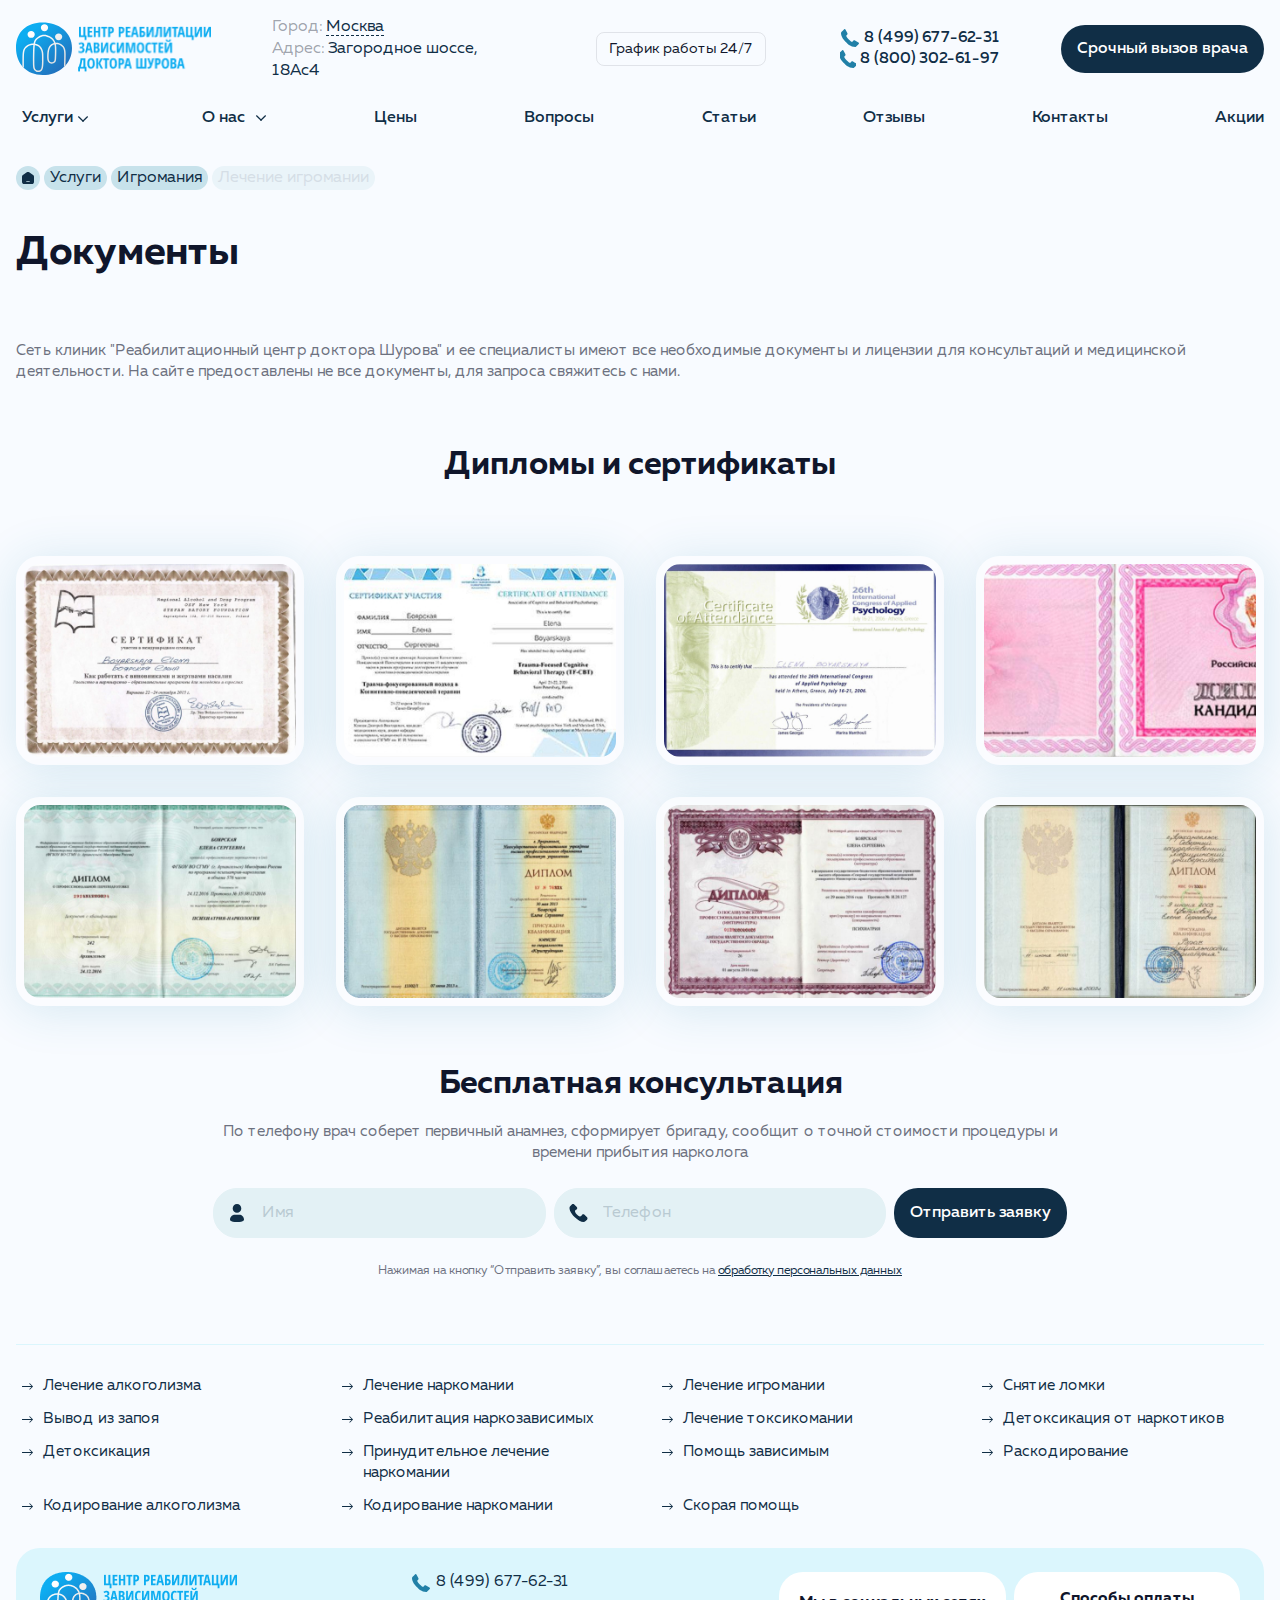
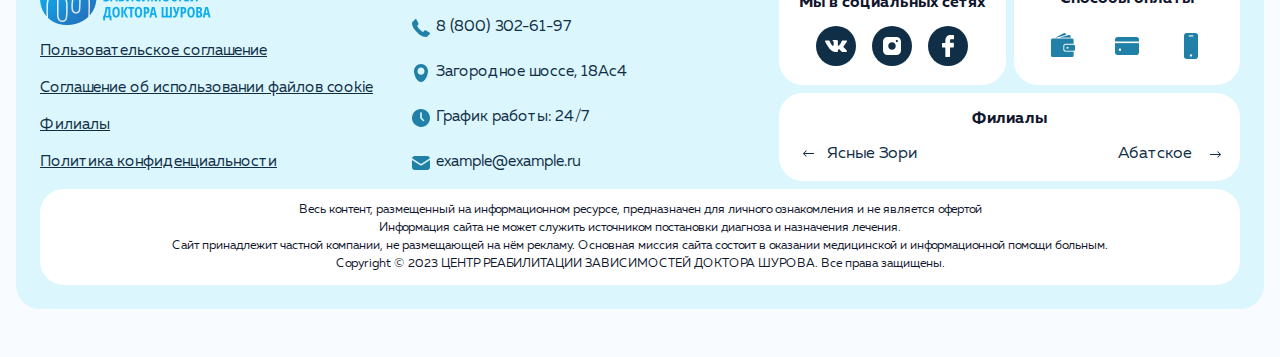
<file: license.html>
<!DOCTYPE html>
<html>
  <head>
    <title>Лицензии | anonim-alko.ru</title>
    <link rel="stylesheet" href="assets/css/main.min.css?v=1683887164165">
    <meta charset="UTF-8">
    <meta http-equiv="X-UA-Compatible" content="IE=edge">
    <meta name="viewport" content="width=device-width, initial-scale=1">
    <link rel="icon" href="favicon.ico">
  </head>
  <body>
    <div class="mobile__menu">
      <ul class="menu-list">
        <li class="menu-list__item">Услуги
          <svg class="down" width="26" height="26" viewBox="0 0 26 26" fill="none" xmlns="http://www.w3.org/2000/svg">
            <rect x="18.0996" y="15.125" width="1.20203" height="7.21219" transform="rotate(135 18.0996 15.125)" fill=""></rect>
            <rect x="8.75" y="15.9749" width="1.20203" height="7.21219" transform="rotate(-135 8.75 15.9749)" fill=""></rect>
          </svg>
          <ul class="submenu">
            <li class="title"><a href="#">Вывод из запоя</a>
              <svg class="down" width="20" height="20" viewBox="0 0 20 20" fill="none" xmlns="http://www.w3.org/2000/svg">
                <rect x="15.0996" y="12.125" width="1.20203" height="7.21219" transform="rotate(135 15.0996 12.125)" fill=""></rect>
                <rect x="5.75" y="12.9749" width="1.20203" height="7.21219" transform="rotate(-135 5.75 12.9749)" fill=""></rect>
              </svg>
              <ul class="submenu-sub">
                <li><a href="#">В стационаре</a></li>
                <li><a href="#">Капельница от похмелья</a></li>
                <li><a href="#">Капельница от запоя</a></li>
                <li><a href="#">Нарколог на дом</a></li>
                <li><a href="#">Капельница при алкогольной интоксикации</a></li>
                <li><a href="#">Принудительный вывод из запоя</a></li>
                <li><a href="#">Частный вытрезвитель</a></li>
                <li><a href="#">Вытрезвление на дому</a></li>
              </ul>
            </li>
            <li class="title"><a href="#">Вывод из запоя</a>
              <svg class="down" width="20" height="20" viewBox="0 0 20 20" fill="none" xmlns="http://www.w3.org/2000/svg">
                <rect x="15.0996" y="12.125" width="1.20203" height="7.21219" transform="rotate(135 15.0996 12.125)" fill=""></rect>
                <rect x="5.75" y="12.9749" width="1.20203" height="7.21219" transform="rotate(-135 5.75 12.9749)" fill=""></rect>
              </svg>
              <ul class="submenu-sub">
                <li><a href="#">В стационаре</a></li>
                <li><a href="#">Капельница от похмелья</a></li>
                <li><a href="#">Капельница от запоя</a></li>
                <li><a href="#">Нарколог на дом</a></li>
                <li><a href="#">Капельница при алкогольной интоксикации</a></li>
                <li><a href="#">Принудительный вывод из запоя</a></li>
                <li><a href="#">Частный вытрезвитель</a></li>
                <li><a href="#">Вытрезвление на дому</a></li>
              </ul>
            </li>
          </ul>
        </li>
        <li class="menu-list__item">О нас
          <svg class="down" width="26" height="26" viewBox="0 0 26 26" fill="none" xmlns="http://www.w3.org/2000/svg">
            <rect x="18.0996" y="15.125" width="1.20203" height="7.21219" transform="rotate(135 18.0996 15.125)" fill=""></rect>
            <rect x="8.75" y="15.9749" width="1.20203" height="7.21219" transform="rotate(-135 8.75 15.9749)" fill=""></rect>
          </svg>
          <ul class="submenu">
            <li class="title"><a href="#">Вывод из запоя</a></li>
            <li class="title"><a href="#">Вывод из запоя</a></li>
            <li class="title"><a href="#">Вывод из запоя</a></li>
          </ul>
        </li>
        <li class="menu-list__item"><a href="#">Цены</a></li>
        <li class="menu-list__item"><a href="#">Вопросы</a></li>
        <li class="menu-list__item"><a href="#">Статьи</a></li>
        <li class="menu-list__item"><a href="#">Отзывы</a></li>
        <li class="menu-list__item"><a href="#">Контакты</a></li>
        <li class="menu-list__item"><a href="#">Акции</a></li>
      </ul>
      <div class="mobile__city">
        <p>Город:&nbsp;<span>Москва</span></p>
      </div>
      <div class="mobile__adres">
        <p>Адрес:&nbsp;<span>Загородное шоссе, 18Ас4</span></p>
      </div>
      <div class="mobile__grafic">График работы 24/7</div>
    </div>
    <header>
      <div class="container">
        <div class="row header">
          <div class="col header__logo"><a href="/"><img src="assets/upload/logo.svg"><img class="logo-text" src="assets/upload/logo-text.png"></a></div>
          <div class="col header__adress">
            <p>Город:&nbsp;<span data-fancybox data-src="#city" data-touch="false">Москва</span></p>
            <p>Адрес:&nbsp;<span>Загородное шоссе, 18Ас4</span></p>
          </div>
          <div class="col header__time">
            <div class="time">График работы 24/7</div>
          </div>
          <div class="col header__links"><a href="tel:javascript:void(0)">8 (499) 677-62-31</a><a href="tel:javascript:void(0)">8 (800) 302-61-97</a></div>
          <div class="col header__callback">
            <button class="btn btn-primary" data-fancybox data-src="#callback" data-touch="false">Срочный вызов врача</button>
          </div>
          <div class="col header__burger"> 
            <div class="burger"> <span> </span><span> </span><span> </span></div>
          </div>
        </div>
        <div class="row"> 
          <div class="col pos-relative">
            <nav> 
              <ul> 
                <li>
                  <button class="menu-desktope">Услуги
                    <svg width="12" height="6" viewBox="0 0 12 6" fill="none" xmlns="http://www.w3.org/2000/svg">
                      <rect x="0.900146" y="0.875" width="1.20203" height="7.21219" transform="rotate(-45 0.900146 0.875)" fill=""></rect>
                      <rect x="10.2498" y="0.0251465" width="1.20203" height="7.21219" transform="rotate(45 10.2498 0.0251465)" fill=""></rect>
                    </svg>
                  </button>
                </li>
                <li class="has__child"><a href="javascript:void(0)">О нас
                    <svg width="12" height="6" viewBox="0 0 12 6" fill="none" xmlns="http://www.w3.org/2000/svg">
                      <rect x="0.900146" y="0.875" width="1.20203" height="7.21219" transform="rotate(-45 0.900146 0.875)" fill=""></rect>
                      <rect x="10.2498" y="0.0251465" width="1.20203" height="7.21219" transform="rotate(45 10.2498 0.0251465)" fill=""></rect>
                    </svg></a>
                  <ul class="submenus">
                    <li><a href="javascript:void(0)">Второй уровень</a></li>
                    <li><a href="javascript:void(0)"> Второй уровень</a></li>
                    <li><a href="javascript:void(0)">Второй уровень</a></li>
                  </ul>
                </li>
                <li><a href="javascript:void(0)">Цены</a></li>
                <li><a href="javascript:void(0)">Вопросы</a></li>
                <li><a href="javascript:void(0)">Статьи</a></li>
                <li><a href="javascript:void(0)">Отзывы</a></li>
                <li><a href="javascript:void(0)">Контакты</a></li>
                <li><a href="javascript:void(0)">Акции</a></li>
              </ul>
            </nav>
            <div class="menu-service-list">
              <div class="left">
                <ul class="menu">
                  <li><a href="#">Центр лечения</a></li>
                  <li><a href="#">Лечение Алкоголизма</a></li>
                  <li><a href="#">Лечение наркомании</a></li>
                  <!--li-->
                  <!--	a(href="#") Лечение игромании-->
                  <!--li-->
                  <!--	a(href="#") Лечение токсикомании-->
                  <!--li-->
                  <!--	a(href="#") Помощь-->
                  <!--li-->
                  <!--	a(href="#") Скорая помощь-->
                  <!--li-->
                  <!--	a(href="#") Горячая линия-->
                  <!--li-->
                  <!--	a(href="#") Адвокат по наркотикам-->
                  <!--li-->
                  <!--	a(href="#") Поддержка зависимых-->
                  <!--li-->
                  <!--	a(href="#") Группа созависимых-->
                </ul>
              </div>
              <div class="right">
                <div class="item is-active">
                  <ul>
                    <li><a href="#">В стационаре</a></li>
                    <li><a href="#">Капельница от похмелья</a></li>
                    <li><a href="#">Капельница от запоя</a></li>
                    <li><a href="#">Нарколог на дом</a></li>
                    <li><a href="#">Капельница при алкогольной интоксикации</a></li>
                    <li><a href="#">Принудительный вывод из запоя</a></li>
                    <li><a href="#">Частный вытрезвитель</a></li>
                    <li><a href="#">Вытрезвление на дому</a></li>
                    <li><a href="#">Лечение похмелья</a></li>
                    <li><a href="#">В стационаре</a></li>
                    <li><a href="#">Капельница от похмелья</a></li>
                    <li><a href="#">Капельница от запоя</a></li>
                    <li><a href="#">Нарколог на дом</a></li>
                    <li><a href="#">Капельница при алкогольной интоксикации</a></li>
                    <li><a href="#">Принудительный вывод из запоя</a></li>
                    <li><a href="#">Частный вытрезвитель</a></li>
                    <li><a href="#">Вытрезвление на дому</a></li>
                    <li><a href="#">Лечение похмелья</a></li>
                    <li><a href="#">В стационаре</a></li>
                    <li><a href="#">Капельница от похмелья</a></li>
                    <li><a href="#">Капельница от запоя</a></li>
                    <li><a href="#">Нарколог на дом</a></li>
                    <li><a href="#">Капельница при алкогольной интоксикации</a></li>
                    <li><a href="#">Принудительный вывод из запоя</a></li>
                    <li><a href="#">Частный вытрезвитель</a></li>
                    <li><a href="#">Вытрезвление на дому</a></li>
                    <li><a href="#">Лечение похмелья</a>
                      <li><a href="#">В стационаре</a></li>
                      <li><a href="#">Капельница от похмелья</a></li>
                      <li><a href="#">Капельница от запоя</a></li>
                      <li><a href="#">Нарколог на дом</a></li>
                      <li><a href="#">Капельница при алкогольной интоксикации</a></li>
                      <li><a href="#">Принудительный вывод из запоя</a></li>
                      <li><a href="#">Частный вытрезвитель</a></li>
                      <li><a href="#">Вытрезвление на дому</a></li>
                      <li><a href="#">Лечение похмелья</a></li>
                      <li><a href="#">В стационаре</a></li>
                      <li><a href="#">Капельница от похмелья</a></li>
                      <li><a href="#">Капельница от запоя</a></li>
                      <li><a href="#">Нарколог на дом</a></li>
                      <li><a href="#">Капельница при алкогольной интоксикации</a></li>
                      <li><a href="#">Принудительный вывод из запоя</a></li>
                      <li><a href="#">Частный вытрезвитель</a></li>
                      <li><a href="#">Вытрезвление на дому</a></li>
                      <li><a href="#">Лечение похмелья</a></li>
                      <li><a href="#">В стационаре</a></li>
                      <li><a href="#">Капельница от похмелья</a></li>
                      <li><a href="#">Капельница от запоя</a></li>
                      <li><a href="#">Нарколог на дом</a></li>
                      <li><a href="#">Капельница при алкогольной интоксикации</a></li>
                      <li><a href="#">Принудительный вывод из запоя</a></li>
                      <li><a href="#">Частный вытрезвитель</a></li>
                      <li><a href="#">Вытрезвление на дому</a></li>
                      <li><a href="#">Лечение похмелья</a></li>
                    </li>
                  </ul>
                </div>
                <div class="item">
                  <ul>
                    <li><a href="#">В стационаре2</a></li>
                    <li><a href="#">Капельница от похмелья2</a></li>
                    <li><a href="#">Капельница от запоя2</a></li>
                    <li><a href="#">Нарколог на дом2</a></li>
                    <li><a href="#">Капельница при алкогольной интоксикации2</a></li>
                    <li><a href="#">Принудительный вывод из запоя2</a></li>
                    <li><a href="#">Частный вытрезвитель2</a></li>
                    <li><a href="#">Вытрезвление на дому2</a></li>
                    <li><a href="#">Лечение похмелья2</a></li>
                  </ul>
                </div>
                <div class="item">
                  <ul>
                    <li><a href="#">В стационаре3</a></li>
                    <li><a href="#">Капельница от похмелья3</a></li>
                    <li><a href="#">Капельница от запоя3</a></li>
                    <li><a href="#">Нарколог на дом3</a></li>
                    <li><a href="#">Капельница при алкогольной интоксикации3</a></li>
                    <li><a href="#">Принудительный вывод из запоя3</a></li>
                    <li><a href="#">Частный вытрезвитель3</a></li>
                    <li><a href="#">Вытрезвление на дому3</a></li>
                    <li><a href="#">Лечение похмелья3</a></li>
                  </ul>
                </div>
              </div>
            </div>
          </div>
        </div>
      </div>
    </header>
    <section class="s-breadcrumb">
      <div class="container">
        <div class="breadcrumb"><a class="breadcrumb__home" href="/">
            <svg width="12" height="12" viewBox="0 0 12 12" fill="none" xmlns="http://www.w3.org/2000/svg">
              <path fill-rule="evenodd" clip-rule="evenodd" d="M4.8144 0.369182C5.16363 0.128681 5.57688 0 6 0C6.42312 0 6.83637 0.128681 7.1856 0.369182L11.0856 3.0561C11.3674 3.25015 11.5979 3.51045 11.7573 3.81444C11.9166 4.11843 11.9999 4.45694 12 4.80066V9.88575C12 10.4465 11.7788 10.9843 11.3849 11.3808C10.9911 11.7773 10.457 12 9.9 12H2.1C1.54305 12 1.0089 11.7773 0.615076 11.3808C0.221249 10.9843 0 10.4465 0 9.88575V4.80066C8.24066e-05 4.45694 0.0833991 4.11843 0.242733 3.81444C0.402067 3.51045 0.632613 3.25015 0.9144 3.0561L4.8144 0.369182ZM4.5 9.28167C4.42044 9.28167 4.34413 9.31349 4.28787 9.37014C4.23161 9.42678 4.2 9.5036 4.2 9.58371C4.2 9.66381 4.23161 9.74064 4.28787 9.79728C4.34413 9.85392 4.42044 9.88575 4.5 9.88575H7.5C7.57957 9.88575 7.65587 9.85392 7.71213 9.79728C7.76839 9.74064 7.8 9.66381 7.8 9.58371C7.8 9.5036 7.76839 9.42678 7.71213 9.37014C7.65587 9.31349 7.57957 9.28167 7.5 9.28167H4.5Z" fill=""></path>
            </svg></a><a class="breadcrumb__link" href="javascript:void(0)">Услуги</a><a class="breadcrumb__link" href="javascript:void(0)">Игромания</a>
          <div class="breadcrumb__current">Лечение игромании</div>
        </div>
      </div>
    </section>
    <main>
      <section class="s-title-service">
        <div class="container">
          <h1>Документы</h1>
        </div>
      </section>
      <section class="s-license-page">
        <div class="container">
          <div class="row">
            <div class="col license__text">
              <p>Сеть клиник "Реабилитационный центр доктора Шурова" и ее специалисты имеют все необходимые документы и лицензии для консультаций и медицинской деятельности. На сайте предоставлены не все документы, для запроса свяжитесь с нами.</p>
              <h2>Дипломы и сертификаты</h2>
            </div>
          </div>
          <div class="row license"><a class="col license__item" href="assets/upload/license1.jpg" data-fancybox="license-page"><img src="assets/upload/license1.jpg" alt="лицензия"></a><a class="col license__item" href="assets/upload/license2.jpg" data-fancybox="license-page"><img src="assets/upload/license2.jpg" alt="лицензия"></a><a class="col license__item" href="assets/upload/license3.jpg" data-fancybox="license-page"><img src="assets/upload/license3.jpg" alt="лицензия"></a><a class="col license__item" href="assets/upload/license4.jpg" data-fancybox="license-page"><img src="assets/upload/license4.jpg" alt="лицензия"></a><a class="col license__item" href="assets/upload/license5.jpg" data-fancybox="license-page"><img src="assets/upload/license5.jpg" alt="лицензия"></a><a class="col license__item" href="assets/upload/license6.jpg" data-fancybox="license-page"><img src="assets/upload/license6.jpg" alt="лицензия"></a><a class="col license__item" href="assets/upload/license7.jpg" data-fancybox="license-page"><img src="assets/upload/license7.jpg" alt="лицензия"></a><a class="col license__item" href="assets/upload/license8.jpg" data-fancybox="license-page"><img src="assets/upload/license8.jpg" alt="лицензия"></a></div>
        </div>
      </section>
      <section class="s-form-two">
        <div class="container">
          <div class="row form justify-center">
            <div class="col form__form">
              <form class="form__wrapper">
                <div class="form__title">Бесплатная консультация</div>
                <div class="form__subtitle">По телефону врач соберет первичный анамнез, сформирует бригаду, сообщит о точной стоимости процедуры и времени прибытия нарколога</div>
                <div class="form__main">
                  <div class="form__group form__group-light form__group-persone">
                    <input type="text" placeholder="Имя" name="f_name">
                  </div>
                  <div class="form__group form__group-light form__group-phone">
                    <input type="tel" placeholder="Телефон" name="f_phone">
                  </div>
                  <button class="btn btn-primary">Отправить заявку</button>
                </div>
                <div class="form__politic">Нажимая на кнопку “Отправить заявку”, вы соглашаетесь на&nbsp;<a href="javascript:void(0)">обработку персональных данных</a></div>
              </form>
            </div>
          </div>
        </div>
      </section>
      <section class="s-links">
        <div class="container">
          <div class="row links"><a class="col links__element" href="javascript:void(0)">Лечение алкоголизма</a><a class="col links__element" href="javascript:void(0)">Лечение наркомании</a><a class="col links__element" href="javascript:void(0)">Лечение игромании</a><a class="col links__element" href="javascript:void(0)">Снятие ломки</a><a class="col links__element" href="javascript:void(0)">Вывод из запоя</a><a class="col links__element" href="javascript:void(0)">Реабилитация наркозависимых</a><a class="col links__element" href="javascript:void(0)">Лечение токсикомании</a><a class="col links__element" href="javascript:void(0)">Детоксикация от наркотиков</a><a class="col links__element" href="javascript:void(0)">Детоксикация</a><a class="col links__element" href="javascript:void(0)">Принудительное лечение наркомании</a><a class="col links__element" href="javascript:void(0)">Помощь зависимым</a><a class="col links__element" href="javascript:void(0)">Раскодирование</a><a class="col links__element" href="javascript:void(0)">Кодирование алкоголизма</a><a class="col links__element" href="javascript:void(0)">Кодирование наркомании</a><a class="col links__element" href="javascript:void(0)">Скорая помощь</a>
          </div>
        </div>
      </section>
    </main>
    <footer>
      <div class="container">
        <div class="row footer">
          <div class="col footer__element">
            <div class="footer__logo"><img src="assets/upload/footer__logo.png"></div>
            <div class="footer__documents"><a href="javascript:void(0)">Пользовательское соглашение</a><a href="javascript:void(0)">Cоглашение об использовании файлов cookie</a><a href="javascript:void(0)">Филиалы</a><a href="javascript:void(0)">Политика конфиденциальности</a></div>
          </div>
          <div class="col footer__element"><a class="footer__links footer__links-phone" href="javascript:void(0)">8 (499) 677-62-31</a><a class="footer__links footer__links-phone" href="javascript:void(0)">8 (800) 302-61-97</a>
            <div class="footer__text footer__links-pin">Загородное шоссе, 18Ас4</div>
            <div class="footer__text footer__links-time">График работы: 24/7</div><a class="footer__links footer__links-mail" href="javascript:void(0)">example@example.ru</a>
          </div>
          <div class="col footer__element">
            <div class="footer__item footer__item-small">
              <div class="footer__title">Мы в социальных сетях</div>
              <div class="social"><a class="social__item social__item-vk" href="javascript:void(0)" rel="nofollow"></a><a class="social__item social__item-inst" href="javascript:void(0)" rel="nofollow"></a><a class="social__item social__item-fb" href="javascript:void(0)" rel="nofollow"></a></div>
            </div>
            <div class="footer__item footer__item-small">
              <div class="footer__title">Способы оплаты</div>
              <div class="payments"><img class="paymants__item" src="assets/upload/payments-1.png"><img class="paymants__item" src="assets/upload/payments-2.png"><img class="paymants__item" src="assets/upload/payments-3.png"></div>
            </div>
            <div class="footer__item footer__item-big">
              <div class="footer__title">Филиалы</div>
              <div class="regions">
                <button class="regions__item regions__item-prev">Ясные Зори</button>
                <button class="regions__item regions__item-next">Абатское</button>
              </div>
            </div>
          </div>
          <div class="col footer__copyright">
            <div class="footer__wrapper">Весь контент, размещенный на информационном ресурсе, предназначен для личного ознакомления и не является офертой<br>Информация сайта не может служить источником постановки диагноза и назначения лечения.<br>Сайт принадлежит частной компании, не размещающей на нём рекламу. Основная миссия сайта состоит в оказании медицинской и информационной помощи больным.<br>Copyright © 2023 ЦЕНТР РЕАБИЛИТАЦИИ ЗАВИСИМОСТЕЙ ДОКТОРА ШУРОВА. Все права защищены.</div>
          </div>
        </div>
      </div>
    </footer>
    <div class="modal modal-callback" id="callback">
      <div class="modal__title">
        <button class="modal__close" onclick="$.fancybox.close();" type="button"></button>Оставить заявку
      </div>
      <form>
        <div class="form__main">
          <div class="form__group form__group-light form__group-persone">
            <input type="text" placeholder="Имя" name="f_name">
          </div>
          <div class="form__group form__group-light form__group-phone">
            <input type="tel" placeholder="Телефон" name="f_phone">
          </div>
          <div class="form__politic">Нажимая на кнопку “Отправить заявку”, вы соглашаетесь на<a href="javascript:void(0)">обработку персональных данных</a></div>
          <div class="form__button">
            <button class="btn btn-secondary" onclick="$.fancybox.close();" type="button">Закрыть</button>
            <button class="btn btn-primary" type="submit">Отправить</button>
          </div>
        </div>
      </form>
    </div>
    <div class="modal modal-callback" id="appointment">
      <div class="modal__title">
        <button class="modal__close" onclick="$.fancybox.close();" type="button"></button>Запись на приём
      </div>
      <div class="modal__doctor-name">Шуров Василий Александрович</div>
      <form>
        <div class="form__main">
          <div class="form__group form__group-light form__group-phone">
            <input type="tel" placeholder="Телефон" name="f_phone">
          </div>
          <div class="form__politic">Нажимая на кнопку “Записаться”, вы соглашаетесь на<a href="javascript:void(0)">обработку персональных данных</a></div>
          <div class="form__button">
            <button class="btn btn-secondary" onclick="$.fancybox.close();" type="button">Закрыть</button>
            <button class="btn btn-primary" type="submit">Записаться</button>
          </div>
        </div>
      </form>
    </div>
    <div class="modal modal-thanks" id="thanks">
      <div class="modal__title">
        <button class="modal__close" onclick="$.fancybox.close();" type="button"></button>Заявка отправлена
      </div>
      <div class="modal__text">В ближайшее время мы с вами свяжемся, ожидайте звонка оператора</div>
      <button class="btn btn-primary" onclick="$.fancybox.close();" type="button">Закрыть</button>
    </div>
    <div class="modal modal-city" id="city">
      <div class="modal__title">
        <button class="modal__close" onclick="$.fancybox.close();" type="button"></button>Выбор города
        <button class="modal__close-city" onclick="$.fancybox.close();" type="button"></button>
      </div>
      <form class="modal__search">
        <div class="modal__group modal__group-search">
          <input id="searchCityInput" type="text" placeholder="Введите название города">
        </div>
        <button class="btn btn-secondary" type="reset" disabled>Очистить
          <svg width="22" height="22" viewBox="0 0 22 22" fill="none" xmlns="http://www.w3.org/2000/svg">
            <path d="M5.85713 17.2222C5.85713 18.2045 6.62426 19 7.57143 19H14.4286C15.3757 19 16.1429 18.2045 16.1429 17.2222V6.55554H5.85713V17.2222ZM14 3.88888L13.1428 3H8.85715L7.99998 3.88888H5V5.66667H17V3.88888H14Z" fill=""></path>
          </svg>
        </button>
        <button class="btn btn-primary">Найти</button>
      </form>
      <div class="modal__city-list">
        <div class="modal__city-item">
          <div class="modal__city-letter">а</div><a class="modal__city-element" href="javascript:void(0)">Большое название города</a><a class="modal__city-element" href="javascript:void(0)">Большое название города</a><a class="modal__city-element" href="javascript:void(0)">Большое название города</a><a class="modal__city-element" href="javascript:void(0)">Большое название города</a><a class="modal__city-element" href="javascript:void(0)">Большое название города</a><a class="modal__city-element" href="javascript:void(0)">Большое название города</a><a class="modal__city-element" href="javascript:void(0)">Большое название города</a><a class="modal__city-element" href="javascript:void(0)">Большое название города</a><a class="modal__city-element" href="javascript:void(0)">Большое название города</a><a class="modal__city-element" href="javascript:void(0)">Большое название города</a><a class="modal__city-element" href="javascript:void(0)">Большое название города</a><a class="modal__city-element" href="javascript:void(0)">Большое название города</a><a class="modal__city-element" href="javascript:void(0)">Большое название города</a><a class="modal__city-element" href="javascript:void(0)">Большое название города</a><a class="modal__city-element" href="javascript:void(0)">Большое название города</a><a class="modal__city-element" href="javascript:void(0)">Большое название города</a><a class="modal__city-element" href="javascript:void(0)">Большое название города</a><a class="modal__city-element" href="javascript:void(0)">Большое название города</a>
        </div>
        <div class="modal__city-item">
          <div class="modal__city-letter">б</div><a class="modal__city-element" href="javascript:void(0)">Большое название города</a><a class="modal__city-element" href="javascript:void(0)">Большое название города</a><a class="modal__city-element" href="javascript:void(0)">Большое название города</a><a class="modal__city-element" href="javascript:void(0)">Большое название города</a><a class="modal__city-element" href="javascript:void(0)">Большое название города</a><a class="modal__city-element" href="javascript:void(0)">Большое название города</a><a class="modal__city-element" href="javascript:void(0)">Большое название города</a><a class="modal__city-element" href="javascript:void(0)">Большое название города</a><a class="modal__city-element" href="javascript:void(0)">Большое название города</a><a class="modal__city-element" href="javascript:void(0)">Большое название города</a><a class="modal__city-element" href="javascript:void(0)">Большое название города</a><a class="modal__city-element" href="javascript:void(0)">Большое название города</a><a class="modal__city-element" href="javascript:void(0)">Большое название города</a><a class="modal__city-element" href="javascript:void(0)">Большое название города</a><a class="modal__city-element" href="javascript:void(0)">Большое название города</a><a class="modal__city-element" href="javascript:void(0)">Большое название города</a><a class="modal__city-element" href="javascript:void(0)">Большое название города</a><a class="modal__city-element" href="javascript:void(0)">Большое название города</a>
        </div>
        <div class="modal__city-item">
          <div class="modal__city-letter">в</div><a class="modal__city-element" href="javascript:void(0)">Большое название города</a><a class="modal__city-element" href="javascript:void(0)">Большое название города</a><a class="modal__city-element" href="javascript:void(0)">Большое название города</a><a class="modal__city-element" href="javascript:void(0)">Большое название города</a><a class="modal__city-element" href="javascript:void(0)">Большое название города</a><a class="modal__city-element" href="javascript:void(0)">Большое название города</a><a class="modal__city-element" href="javascript:void(0)">Большое название города</a><a class="modal__city-element" href="javascript:void(0)">Большое название города</a><a class="modal__city-element" href="javascript:void(0)">Большое название города</a><a class="modal__city-element" href="javascript:void(0)">Большое название города</a><a class="modal__city-element" href="javascript:void(0)">Большое название города</a><a class="modal__city-element" href="javascript:void(0)">Большое название города</a><a class="modal__city-element" href="javascript:void(0)">Большое название города</a><a class="modal__city-element" href="javascript:void(0)">Большое название города</a><a class="modal__city-element" href="javascript:void(0)">Большое название города</a><a class="modal__city-element" href="javascript:void(0)">Большое название города</a><a class="modal__city-element" href="javascript:void(0)">Большое название города</a><a class="modal__city-element" href="javascript:void(0)">Большое название города</a>
        </div>
      </div>
      <!--.modal__city-result-->
      <!--    a.modal__city-element(href='javascript:void(0)') Большое название города-->
      <!--    a.modal__city-element(href='javascript:void(0)') Большое название города-->
      <!--    a.modal__city-element(href='javascript:void(0)') Большое название города-->
      <!--    a.modal__city-element(href='javascript:void(0)') Большое название города-->
      <!--    a.modal__city-element(href='javascript:void(0)') Большое название города-->
      <!--    a.modal__city-element(href='javascript:void(0)') Большое название города-->
      <!--.modal__city-notfound-->
      <!--    img(src='assets/upload/not-found.png')-->
      <!--    .modal__city-text Поиск не дал результатов-->
      <!--    button.btn.btn-secondary#cleanInputSearchCity(type='reset') Очистить-->
      <!--        svg(width='22', height='22', viewBox='0 0 22 22', fill='none', xmlns='http://www.w3.org/2000/svg')-->
      <!--            path(d='M5.85713 17.2222C5.85713 18.2045 6.62426 19 7.57143 19H14.4286C15.3757 19 16.1429 18.2045 16.1429 17.2222V6.55554H5.85713V17.2222ZM14 3.88888L13.1428 3H8.85715L7.99998 3.88888H5V5.66667H17V3.88888H14Z', fill='')-->
    </div>
    <script src="https://api-maps.yandex.ru/2.1/?lang=ru_RU&amp;apikey=eb505fe6-1302-4c4e-8cbc-e50446915e83"></script>
    <script src="assets/js/libs.min.js?v=1683887164165"></script>
    <script src="assets/js/scripts.min.js?v=1683887164165"></script>
    <script type="text/javascript">
      ymaps.ready(init);
      function init() {
      	var myMap = new ymaps.Map("map", {
      		center: [55.76, 37.64],
      		zoom: 10
      	}, {
      		searchControlProvider: 'yandex#search'
      	});
      
      	// Вывод меток...
      }
    </script>
  </body>
</html>
</file>
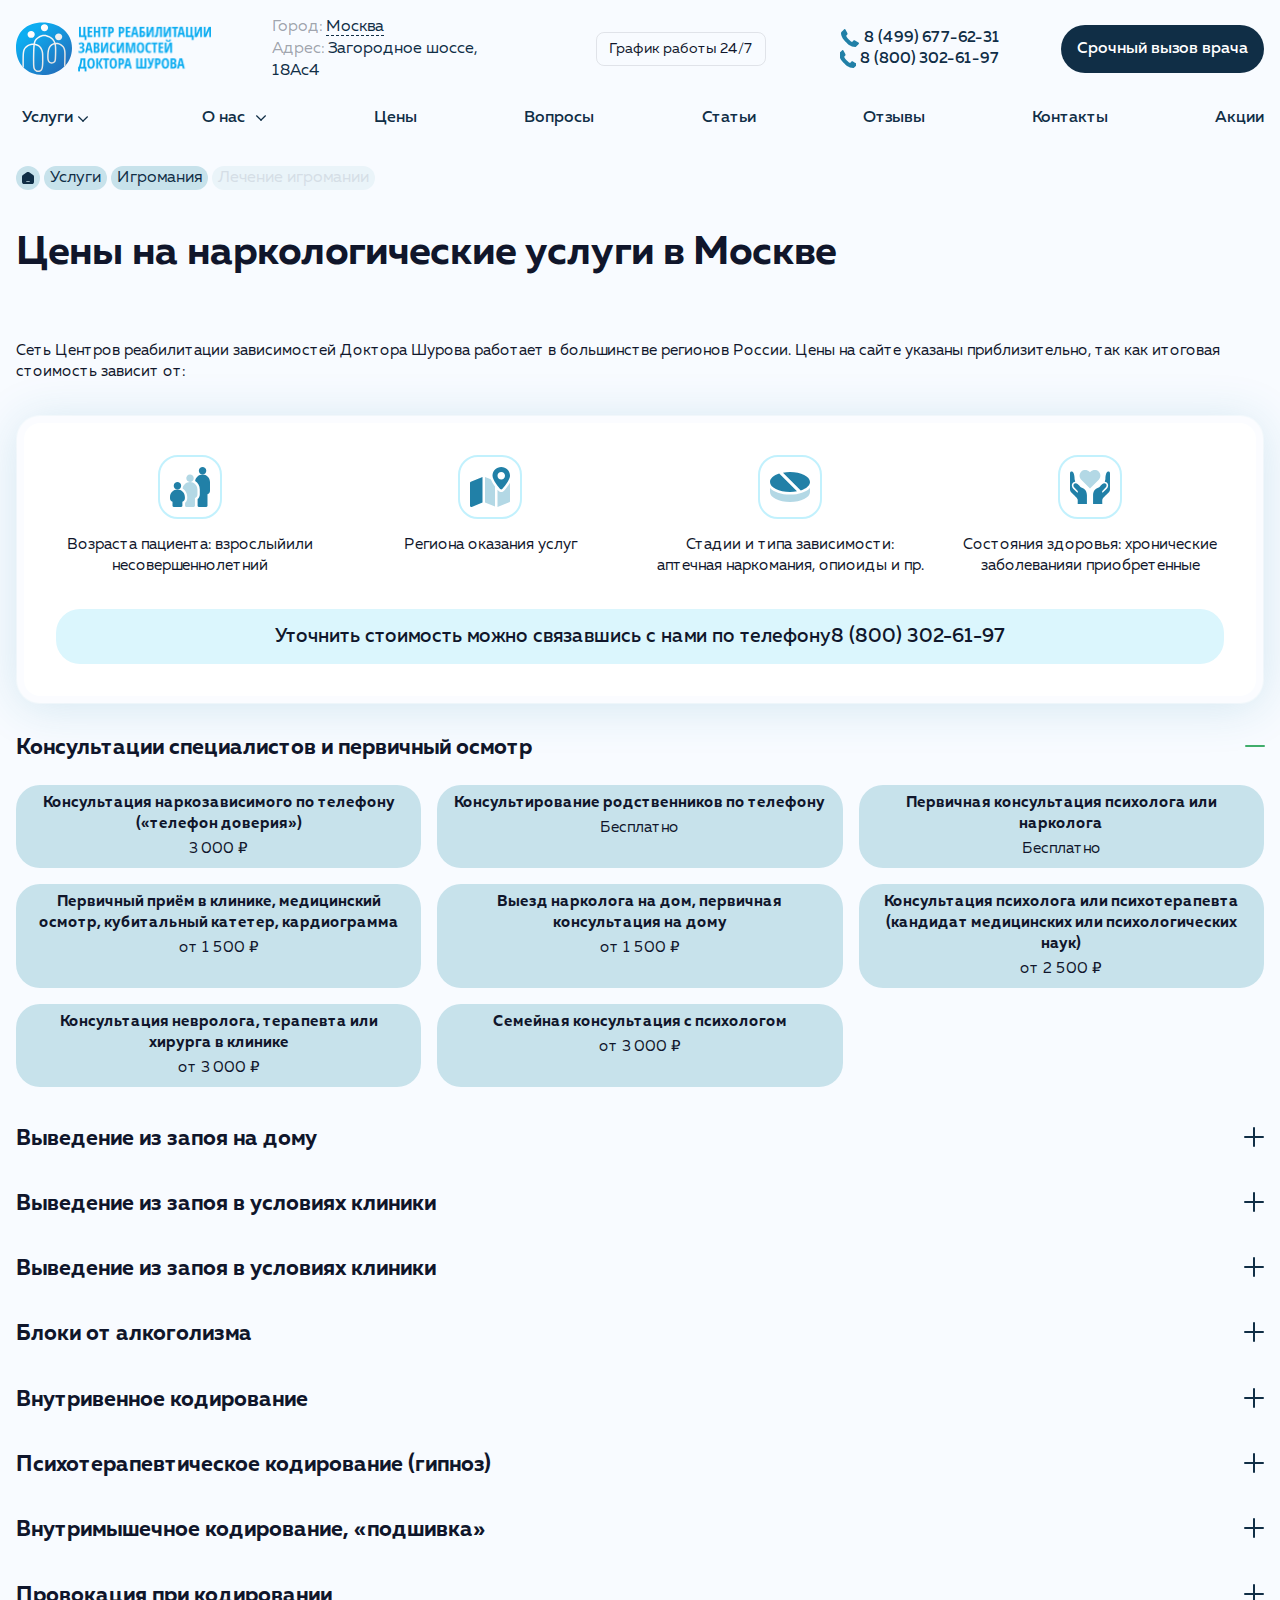
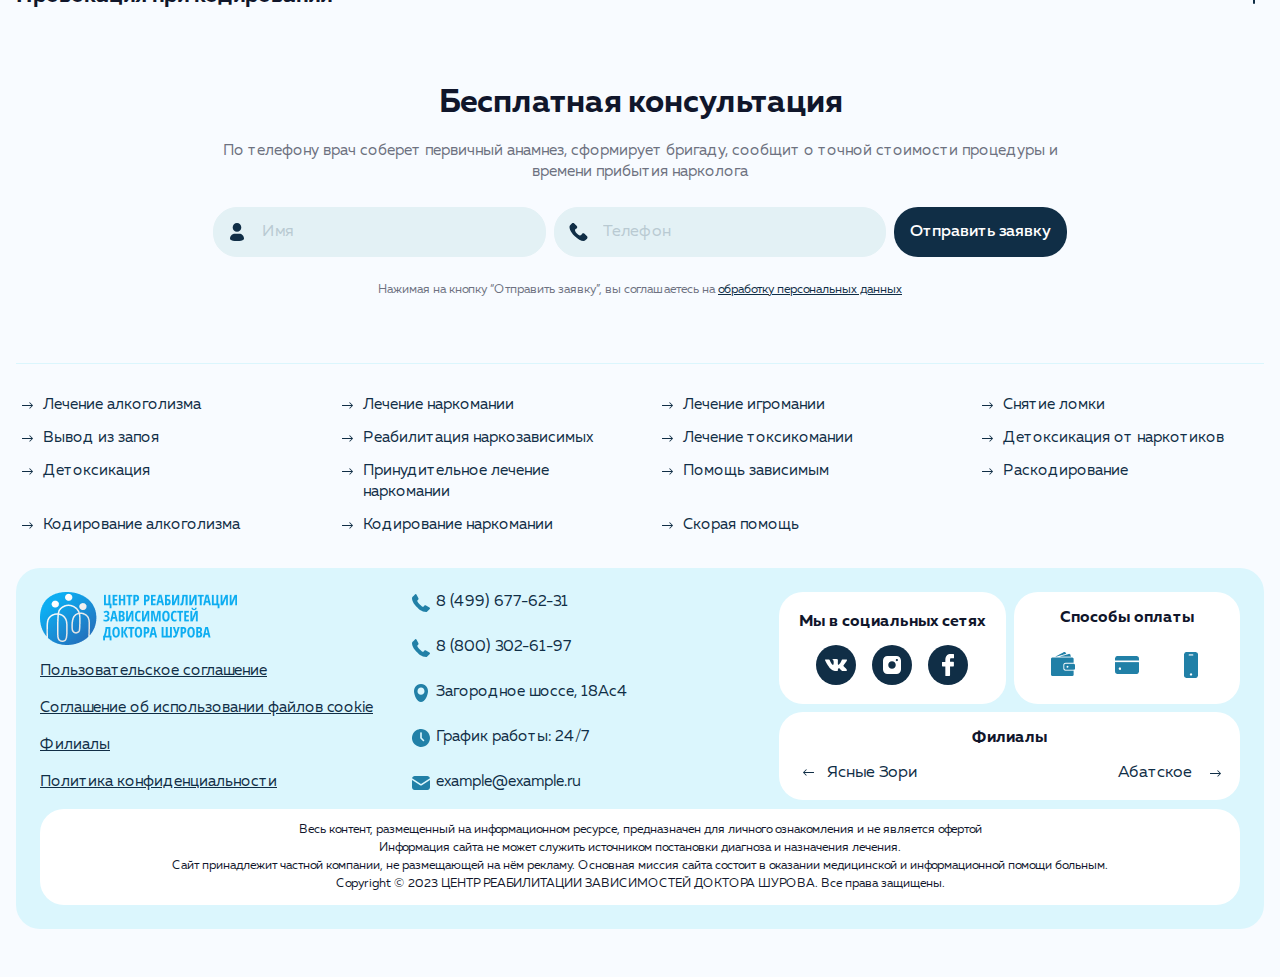
<file: price.html>
<!DOCTYPE html>
<html>
  <head>
    <title>Цены | anonim-alko.ru</title>
    <link rel="stylesheet" href="assets/css/main.min.css?v=1683887164457">
    <meta charset="UTF-8">
    <meta http-equiv="X-UA-Compatible" content="IE=edge">
    <meta name="viewport" content="width=device-width, initial-scale=1">
    <link rel="icon" href="favicon.ico">
  </head>
  <body>
    <div class="mobile__menu">
      <ul class="menu-list">
        <li class="menu-list__item">Услуги
          <svg class="down" width="26" height="26" viewBox="0 0 26 26" fill="none" xmlns="http://www.w3.org/2000/svg">
            <rect x="18.0996" y="15.125" width="1.20203" height="7.21219" transform="rotate(135 18.0996 15.125)" fill=""></rect>
            <rect x="8.75" y="15.9749" width="1.20203" height="7.21219" transform="rotate(-135 8.75 15.9749)" fill=""></rect>
          </svg>
          <ul class="submenu">
            <li class="title"><a href="#">Вывод из запоя</a>
              <svg class="down" width="20" height="20" viewBox="0 0 20 20" fill="none" xmlns="http://www.w3.org/2000/svg">
                <rect x="15.0996" y="12.125" width="1.20203" height="7.21219" transform="rotate(135 15.0996 12.125)" fill=""></rect>
                <rect x="5.75" y="12.9749" width="1.20203" height="7.21219" transform="rotate(-135 5.75 12.9749)" fill=""></rect>
              </svg>
              <ul class="submenu-sub">
                <li><a href="#">В стационаре</a></li>
                <li><a href="#">Капельница от похмелья</a></li>
                <li><a href="#">Капельница от запоя</a></li>
                <li><a href="#">Нарколог на дом</a></li>
                <li><a href="#">Капельница при алкогольной интоксикации</a></li>
                <li><a href="#">Принудительный вывод из запоя</a></li>
                <li><a href="#">Частный вытрезвитель</a></li>
                <li><a href="#">Вытрезвление на дому</a></li>
              </ul>
            </li>
            <li class="title"><a href="#">Вывод из запоя</a>
              <svg class="down" width="20" height="20" viewBox="0 0 20 20" fill="none" xmlns="http://www.w3.org/2000/svg">
                <rect x="15.0996" y="12.125" width="1.20203" height="7.21219" transform="rotate(135 15.0996 12.125)" fill=""></rect>
                <rect x="5.75" y="12.9749" width="1.20203" height="7.21219" transform="rotate(-135 5.75 12.9749)" fill=""></rect>
              </svg>
              <ul class="submenu-sub">
                <li><a href="#">В стационаре</a></li>
                <li><a href="#">Капельница от похмелья</a></li>
                <li><a href="#">Капельница от запоя</a></li>
                <li><a href="#">Нарколог на дом</a></li>
                <li><a href="#">Капельница при алкогольной интоксикации</a></li>
                <li><a href="#">Принудительный вывод из запоя</a></li>
                <li><a href="#">Частный вытрезвитель</a></li>
                <li><a href="#">Вытрезвление на дому</a></li>
              </ul>
            </li>
          </ul>
        </li>
        <li class="menu-list__item">О нас
          <svg class="down" width="26" height="26" viewBox="0 0 26 26" fill="none" xmlns="http://www.w3.org/2000/svg">
            <rect x="18.0996" y="15.125" width="1.20203" height="7.21219" transform="rotate(135 18.0996 15.125)" fill=""></rect>
            <rect x="8.75" y="15.9749" width="1.20203" height="7.21219" transform="rotate(-135 8.75 15.9749)" fill=""></rect>
          </svg>
          <ul class="submenu">
            <li class="title"><a href="#">Вывод из запоя</a></li>
            <li class="title"><a href="#">Вывод из запоя</a></li>
            <li class="title"><a href="#">Вывод из запоя</a></li>
          </ul>
        </li>
        <li class="menu-list__item"><a href="#">Цены</a></li>
        <li class="menu-list__item"><a href="#">Вопросы</a></li>
        <li class="menu-list__item"><a href="#">Статьи</a></li>
        <li class="menu-list__item"><a href="#">Отзывы</a></li>
        <li class="menu-list__item"><a href="#">Контакты</a></li>
        <li class="menu-list__item"><a href="#">Акции</a></li>
      </ul>
      <div class="mobile__city">
        <p>Город:&nbsp;<span>Москва</span></p>
      </div>
      <div class="mobile__adres">
        <p>Адрес:&nbsp;<span>Загородное шоссе, 18Ас4</span></p>
      </div>
      <div class="mobile__grafic">График работы 24/7</div>
    </div>
    <header>
      <div class="container">
        <div class="row header">
          <div class="col header__logo"><a href="/"><img src="assets/upload/logo.svg"><img class="logo-text" src="assets/upload/logo-text.png"></a></div>
          <div class="col header__adress">
            <p>Город:&nbsp;<span data-fancybox data-src="#city" data-touch="false">Москва</span></p>
            <p>Адрес:&nbsp;<span>Загородное шоссе, 18Ас4</span></p>
          </div>
          <div class="col header__time">
            <div class="time">График работы 24/7</div>
          </div>
          <div class="col header__links"><a href="tel:javascript:void(0)">8 (499) 677-62-31</a><a href="tel:javascript:void(0)">8 (800) 302-61-97</a></div>
          <div class="col header__callback">
            <button class="btn btn-primary" data-fancybox data-src="#callback" data-touch="false">Срочный вызов врача</button>
          </div>
          <div class="col header__burger"> 
            <div class="burger"> <span> </span><span> </span><span> </span></div>
          </div>
        </div>
        <div class="row"> 
          <div class="col pos-relative">
            <nav> 
              <ul> 
                <li>
                  <button class="menu-desktope">Услуги
                    <svg width="12" height="6" viewBox="0 0 12 6" fill="none" xmlns="http://www.w3.org/2000/svg">
                      <rect x="0.900146" y="0.875" width="1.20203" height="7.21219" transform="rotate(-45 0.900146 0.875)" fill=""></rect>
                      <rect x="10.2498" y="0.0251465" width="1.20203" height="7.21219" transform="rotate(45 10.2498 0.0251465)" fill=""></rect>
                    </svg>
                  </button>
                </li>
                <li class="has__child"><a href="javascript:void(0)">О нас
                    <svg width="12" height="6" viewBox="0 0 12 6" fill="none" xmlns="http://www.w3.org/2000/svg">
                      <rect x="0.900146" y="0.875" width="1.20203" height="7.21219" transform="rotate(-45 0.900146 0.875)" fill=""></rect>
                      <rect x="10.2498" y="0.0251465" width="1.20203" height="7.21219" transform="rotate(45 10.2498 0.0251465)" fill=""></rect>
                    </svg></a>
                  <ul class="submenus">
                    <li><a href="javascript:void(0)">Второй уровень</a></li>
                    <li><a href="javascript:void(0)"> Второй уровень</a></li>
                    <li><a href="javascript:void(0)">Второй уровень</a></li>
                  </ul>
                </li>
                <li><a href="javascript:void(0)">Цены</a></li>
                <li><a href="javascript:void(0)">Вопросы</a></li>
                <li><a href="javascript:void(0)">Статьи</a></li>
                <li><a href="javascript:void(0)">Отзывы</a></li>
                <li><a href="javascript:void(0)">Контакты</a></li>
                <li><a href="javascript:void(0)">Акции</a></li>
              </ul>
            </nav>
            <div class="menu-service-list">
              <div class="left">
                <ul class="menu">
                  <li><a href="#">Центр лечения</a></li>
                  <li><a href="#">Лечение Алкоголизма</a></li>
                  <li><a href="#">Лечение наркомании</a></li>
                  <!--li-->
                  <!--	a(href="#") Лечение игромании-->
                  <!--li-->
                  <!--	a(href="#") Лечение токсикомании-->
                  <!--li-->
                  <!--	a(href="#") Помощь-->
                  <!--li-->
                  <!--	a(href="#") Скорая помощь-->
                  <!--li-->
                  <!--	a(href="#") Горячая линия-->
                  <!--li-->
                  <!--	a(href="#") Адвокат по наркотикам-->
                  <!--li-->
                  <!--	a(href="#") Поддержка зависимых-->
                  <!--li-->
                  <!--	a(href="#") Группа созависимых-->
                </ul>
              </div>
              <div class="right">
                <div class="item is-active">
                  <ul>
                    <li><a href="#">В стационаре</a></li>
                    <li><a href="#">Капельница от похмелья</a></li>
                    <li><a href="#">Капельница от запоя</a></li>
                    <li><a href="#">Нарколог на дом</a></li>
                    <li><a href="#">Капельница при алкогольной интоксикации</a></li>
                    <li><a href="#">Принудительный вывод из запоя</a></li>
                    <li><a href="#">Частный вытрезвитель</a></li>
                    <li><a href="#">Вытрезвление на дому</a></li>
                    <li><a href="#">Лечение похмелья</a></li>
                    <li><a href="#">В стационаре</a></li>
                    <li><a href="#">Капельница от похмелья</a></li>
                    <li><a href="#">Капельница от запоя</a></li>
                    <li><a href="#">Нарколог на дом</a></li>
                    <li><a href="#">Капельница при алкогольной интоксикации</a></li>
                    <li><a href="#">Принудительный вывод из запоя</a></li>
                    <li><a href="#">Частный вытрезвитель</a></li>
                    <li><a href="#">Вытрезвление на дому</a></li>
                    <li><a href="#">Лечение похмелья</a></li>
                    <li><a href="#">В стационаре</a></li>
                    <li><a href="#">Капельница от похмелья</a></li>
                    <li><a href="#">Капельница от запоя</a></li>
                    <li><a href="#">Нарколог на дом</a></li>
                    <li><a href="#">Капельница при алкогольной интоксикации</a></li>
                    <li><a href="#">Принудительный вывод из запоя</a></li>
                    <li><a href="#">Частный вытрезвитель</a></li>
                    <li><a href="#">Вытрезвление на дому</a></li>
                    <li><a href="#">Лечение похмелья</a>
                      <li><a href="#">В стационаре</a></li>
                      <li><a href="#">Капельница от похмелья</a></li>
                      <li><a href="#">Капельница от запоя</a></li>
                      <li><a href="#">Нарколог на дом</a></li>
                      <li><a href="#">Капельница при алкогольной интоксикации</a></li>
                      <li><a href="#">Принудительный вывод из запоя</a></li>
                      <li><a href="#">Частный вытрезвитель</a></li>
                      <li><a href="#">Вытрезвление на дому</a></li>
                      <li><a href="#">Лечение похмелья</a></li>
                      <li><a href="#">В стационаре</a></li>
                      <li><a href="#">Капельница от похмелья</a></li>
                      <li><a href="#">Капельница от запоя</a></li>
                      <li><a href="#">Нарколог на дом</a></li>
                      <li><a href="#">Капельница при алкогольной интоксикации</a></li>
                      <li><a href="#">Принудительный вывод из запоя</a></li>
                      <li><a href="#">Частный вытрезвитель</a></li>
                      <li><a href="#">Вытрезвление на дому</a></li>
                      <li><a href="#">Лечение похмелья</a></li>
                      <li><a href="#">В стационаре</a></li>
                      <li><a href="#">Капельница от похмелья</a></li>
                      <li><a href="#">Капельница от запоя</a></li>
                      <li><a href="#">Нарколог на дом</a></li>
                      <li><a href="#">Капельница при алкогольной интоксикации</a></li>
                      <li><a href="#">Принудительный вывод из запоя</a></li>
                      <li><a href="#">Частный вытрезвитель</a></li>
                      <li><a href="#">Вытрезвление на дому</a></li>
                      <li><a href="#">Лечение похмелья</a></li>
                    </li>
                  </ul>
                </div>
                <div class="item">
                  <ul>
                    <li><a href="#">В стационаре2</a></li>
                    <li><a href="#">Капельница от похмелья2</a></li>
                    <li><a href="#">Капельница от запоя2</a></li>
                    <li><a href="#">Нарколог на дом2</a></li>
                    <li><a href="#">Капельница при алкогольной интоксикации2</a></li>
                    <li><a href="#">Принудительный вывод из запоя2</a></li>
                    <li><a href="#">Частный вытрезвитель2</a></li>
                    <li><a href="#">Вытрезвление на дому2</a></li>
                    <li><a href="#">Лечение похмелья2</a></li>
                  </ul>
                </div>
                <div class="item">
                  <ul>
                    <li><a href="#">В стационаре3</a></li>
                    <li><a href="#">Капельница от похмелья3</a></li>
                    <li><a href="#">Капельница от запоя3</a></li>
                    <li><a href="#">Нарколог на дом3</a></li>
                    <li><a href="#">Капельница при алкогольной интоксикации3</a></li>
                    <li><a href="#">Принудительный вывод из запоя3</a></li>
                    <li><a href="#">Частный вытрезвитель3</a></li>
                    <li><a href="#">Вытрезвление на дому3</a></li>
                    <li><a href="#">Лечение похмелья3</a></li>
                  </ul>
                </div>
              </div>
            </div>
          </div>
        </div>
      </div>
    </header>
    <section class="s-breadcrumb">
      <div class="container">
        <div class="breadcrumb"><a class="breadcrumb__home" href="/">
            <svg width="12" height="12" viewBox="0 0 12 12" fill="none" xmlns="http://www.w3.org/2000/svg">
              <path fill-rule="evenodd" clip-rule="evenodd" d="M4.8144 0.369182C5.16363 0.128681 5.57688 0 6 0C6.42312 0 6.83637 0.128681 7.1856 0.369182L11.0856 3.0561C11.3674 3.25015 11.5979 3.51045 11.7573 3.81444C11.9166 4.11843 11.9999 4.45694 12 4.80066V9.88575C12 10.4465 11.7788 10.9843 11.3849 11.3808C10.9911 11.7773 10.457 12 9.9 12H2.1C1.54305 12 1.0089 11.7773 0.615076 11.3808C0.221249 10.9843 0 10.4465 0 9.88575V4.80066C8.24066e-05 4.45694 0.0833991 4.11843 0.242733 3.81444C0.402067 3.51045 0.632613 3.25015 0.9144 3.0561L4.8144 0.369182ZM4.5 9.28167C4.42044 9.28167 4.34413 9.31349 4.28787 9.37014C4.23161 9.42678 4.2 9.5036 4.2 9.58371C4.2 9.66381 4.23161 9.74064 4.28787 9.79728C4.34413 9.85392 4.42044 9.88575 4.5 9.88575H7.5C7.57957 9.88575 7.65587 9.85392 7.71213 9.79728C7.76839 9.74064 7.8 9.66381 7.8 9.58371C7.8 9.5036 7.76839 9.42678 7.71213 9.37014C7.65587 9.31349 7.57957 9.28167 7.5 9.28167H4.5Z" fill=""></path>
            </svg></a><a class="breadcrumb__link" href="javascript:void(0)">Услуги</a><a class="breadcrumb__link" href="javascript:void(0)">Игромания</a>
          <div class="breadcrumb__current">Лечение игромании</div>
        </div>
      </div>
    </section>
    <main>
      <section class="s-title-service">
        <div class="container">
          <h1>Цены на наркологические услуги в Москве</h1>
        </div>
      </section>
      <section class="s-price-page">
        <div class="container">
          <div class="row price">
            <div class="col price__text-block">
              <p>Сеть Центров реабилитации зависимостей Доктора Шурова работает в большинстве регионов России. Цены на сайте указаны приблизительно, так как итоговая стоимость зависит от:</p>
            </div>
            <div class="col price__wrapper">
              <div class="price__element">
                <div class="price__icon"><img src="assets/upload/price-icon1.svg" alt="иконка цен"></div>
                <div class="price__text">Возраста пациента: взрослыйили несовершеннолетний</div>
              </div>
              <div class="price__element">
                <div class="price__icon"><img src="assets/upload/price-icon2.svg" alt="иконка цен"></div>
                <div class="price__text">Региона оказания услуг</div>
              </div>
              <div class="price__element">
                <div class="price__icon"><img src="assets/upload/price-icon3.svg" alt="иконка цен"></div>
                <div class="price__text">Стадии и типа зависимости: аптечная наркомания, опиоиды и пр.</div>
              </div>
              <div class="price__element">
                <div class="price__icon"><img src="assets/upload/price-icon4.svg" alt="иконка цен"></div>
                <div class="price__text">Состояния здоровья: хронические заболеванияи приобретенные</div>
              </div>
              <div class="price__element-big">Уточнить стоимость можно связавшись с нами по телефону<a href="tel:javascript:void(0)">8 (800) 302-61-97</a></div>
            </div>
          </div>
          <div class="accordion js-accordion">
            <div class="accordion__item js-accordion-item active">
              <div class="accordion-header js-accordion-header">
                <div class="caret"></div>Консультации специалистов и первичный осмотр
              </div>
              <div class="accordion-body js-accordion-body">
                <div class="accordion-body__contents"><a class="price__item" href="javascript:void(0)">
                    <p>Консультация наркозависимого по телефону («телефон доверия»)</p>
                    <p><span>3 000 ₽</span></p></a><a class="price__item" href="javascript:void(0)">
                    <p>Консультирование родственников по телефону</p>
                    <p><span>Бесплатно</span></p></a><a class="price__item" href="javascript:void(0)">
                    <p>Первичная консультация психолога или нарколога</p>
                    <p><span>Бесплатно</span></p></a><a class="price__item" href="javascript:void(0)">
                    <p>Первичный приём в клинике, медицинский осмотр, кубитальный катетер, кардиограмма</p>
                    <p><span>от 1 500 ₽</span></p></a><a class="price__item" href="javascript:void(0)">
                    <p>Выезд нарколога на дом, первичная консультация на дому</p>
                    <p><span>от 1 500 ₽</span></p></a><a class="price__item" href="javascript:void(0)">
                    <p>Консультация психолога или психотерапевта (кандидат медицинских или психологических наук)</p>
                    <p><span>от 2 500 ₽</span></p></a><a class="price__item" href="javascript:void(0)">
                    <p>Консультация невролога, терапевта или хирурга в клинике</p>
                    <p><span>от 3 000 ₽</span></p></a><a class="price__item" href="javascript:void(0)">
                    <p>Семейная консультация с психологом</p>
                    <p><span>от 3 000 ₽</span></p></a></div>
              </div>
            </div>
            <div class="accordion__item js-accordion-item">
              <div class="accordion-header js-accordion-header">
                <div class="caret"></div>Выведение из запоя на дому
              </div>
              <div class="accordion-body js-accordion-body">
                <div class="accordion-body__contents"><a class="price__item" href="javascript:void(0)">
                    <p>Консультация наркозависимого по телефону («телефон доверия»)</p>
                    <p><span>3 000 ₽</span></p></a><a class="price__item" href="javascript:void(0)">
                    <p>Консультирование родственников по телефону</p>
                    <p><span>Бесплатно</span></p></a><a class="price__item" href="javascript:void(0)">
                    <p>Первичная консультация психолога или нарколога</p>
                    <p><span>Бесплатно</span></p></a><a class="price__item" href="javascript:void(0)">
                    <p>Первичный приём в клинике, медицинский осмотр, кубитальный катетер, кардиограмма</p>
                    <p><span>от 1 500 ₽</span></p></a><a class="price__item" href="javascript:void(0)">
                    <p>Выезд нарколога на дом, первичная консультация на дому</p>
                    <p><span>от 1 500 ₽</span></p></a><a class="price__item" href="javascript:void(0)">
                    <p>Консультация психолога или психотерапевта (кандидат медицинских или психологических наук)</p>
                    <p><span>от 2 500 ₽</span></p></a><a class="price__item" href="javascript:void(0)">
                    <p>Консультация невролога, терапевта или хирурга в клинике</p>
                    <p><span>от 3 000 ₽</span></p></a><a class="price__item" href="javascript:void(0)">
                    <p>Семейная консультация с психологом</p>
                    <p><span>от 3 000 ₽</span></p></a></div>
              </div>
            </div>
            <div class="accordion__item js-accordion-item">
              <div class="accordion-header js-accordion-header">
                <div class="caret"></div>Выведение из запоя в условиях клиники
              </div>
              <div class="accordion-body js-accordion-body">
                <div class="accordion-body__contents"><a class="price__item" href="javascript:void(0)">
                    <p>Консультация наркозависимого по телефону («телефон доверия»)</p>
                    <p><span>3 000 ₽</span></p></a><a class="price__item" href="javascript:void(0)">
                    <p>Консультирование родственников по телефону</p>
                    <p><span>Бесплатно</span></p></a><a class="price__item" href="javascript:void(0)">
                    <p>Первичная консультация психолога или нарколога</p>
                    <p><span>Бесплатно</span></p></a><a class="price__item" href="javascript:void(0)">
                    <p>Первичный приём в клинике, медицинский осмотр, кубитальный катетер, кардиограмма</p>
                    <p><span>от 1 500 ₽</span></p></a><a class="price__item" href="javascript:void(0)">
                    <p>Выезд нарколога на дом, первичная консультация на дому</p>
                    <p><span>от 1 500 ₽</span></p></a><a class="price__item" href="javascript:void(0)">
                    <p>Консультация психолога или психотерапевта (кандидат медицинских или психологических наук)</p>
                    <p><span>от 2 500 ₽</span></p></a><a class="price__item" href="javascript:void(0)">
                    <p>Консультация невролога, терапевта или хирурга в клинике</p>
                    <p><span>от 3 000 ₽</span></p></a><a class="price__item" href="javascript:void(0)">
                    <p>Семейная консультация с психологом</p>
                    <p><span>от 3 000 ₽</span></p></a></div>
              </div>
            </div>
            <div class="accordion__item js-accordion-item">
              <div class="accordion-header js-accordion-header">
                <div class="caret"></div>Выведение из запоя в условиях клиники
              </div>
              <div class="accordion-body js-accordion-body">
                <div class="accordion-body__contents"><a class="price__item" href="javascript:void(0)">
                    <p>Консультация наркозависимого по телефону («телефон доверия»)</p>
                    <p><span>3 000 ₽</span></p></a><a class="price__item" href="javascript:void(0)">
                    <p>Консультирование родственников по телефону</p>
                    <p><span>Бесплатно</span></p></a><a class="price__item" href="javascript:void(0)">
                    <p>Первичная консультация психолога или нарколога</p>
                    <p><span>Бесплатно</span></p></a><a class="price__item" href="javascript:void(0)">
                    <p>Первичный приём в клинике, медицинский осмотр, кубитальный катетер, кардиограмма</p>
                    <p><span>от 1 500 ₽</span></p></a><a class="price__item" href="javascript:void(0)">
                    <p>Выезд нарколога на дом, первичная консультация на дому</p>
                    <p><span>от 1 500 ₽</span></p></a><a class="price__item" href="javascript:void(0)">
                    <p>Консультация психолога или психотерапевта (кандидат медицинских или психологических наук)</p>
                    <p><span>от 2 500 ₽</span></p></a><a class="price__item" href="javascript:void(0)">
                    <p>Консультация невролога, терапевта или хирурга в клинике</p>
                    <p><span>от 3 000 ₽</span></p></a><a class="price__item" href="javascript:void(0)">
                    <p>Семейная консультация с психологом</p>
                    <p><span>от 3 000 ₽</span></p></a></div>
              </div>
            </div>
            <div class="accordion__item js-accordion-item">
              <div class="accordion-header js-accordion-header">
                <div class="caret"></div>Блоки от алкоголизма
              </div>
              <div class="accordion-body js-accordion-body">
                <div class="accordion-body__contents"><a class="price__item" href="javascript:void(0)">
                    <p>Консультация наркозависимого по телефону («телефон доверия»)</p>
                    <p><span>3 000 ₽</span></p></a><a class="price__item" href="javascript:void(0)">
                    <p>Консультирование родственников по телефону</p>
                    <p><span>Бесплатно</span></p></a><a class="price__item" href="javascript:void(0)">
                    <p>Первичная консультация психолога или нарколога</p>
                    <p><span>Бесплатно</span></p></a><a class="price__item" href="javascript:void(0)">
                    <p>Первичный приём в клинике, медицинский осмотр, кубитальный катетер, кардиограмма</p>
                    <p><span>от 1 500 ₽</span></p></a><a class="price__item" href="javascript:void(0)">
                    <p>Выезд нарколога на дом, первичная консультация на дому</p>
                    <p><span>от 1 500 ₽</span></p></a><a class="price__item" href="javascript:void(0)">
                    <p>Консультация психолога или психотерапевта (кандидат медицинских или психологических наук)</p>
                    <p><span>от 2 500 ₽</span></p></a><a class="price__item" href="javascript:void(0)">
                    <p>Консультация невролога, терапевта или хирурга в клинике</p>
                    <p><span>от 3 000 ₽</span></p></a><a class="price__item" href="javascript:void(0)">
                    <p>Семейная консультация с психологом</p>
                    <p><span>от 3 000 ₽</span></p></a></div>
              </div>
            </div>
            <div class="accordion__item js-accordion-item">
              <div class="accordion-header js-accordion-header">
                <div class="caret"></div>Внутривенное кодирование
              </div>
              <div class="accordion-body js-accordion-body">
                <div class="accordion-body__contents"><a class="price__item" href="javascript:void(0)">
                    <p>Консультация наркозависимого по телефону («телефон доверия»)</p>
                    <p><span>3 000 ₽</span></p></a><a class="price__item" href="javascript:void(0)">
                    <p>Консультирование родственников по телефону</p>
                    <p><span>Бесплатно</span></p></a><a class="price__item" href="javascript:void(0)">
                    <p>Первичная консультация психолога или нарколога</p>
                    <p><span>Бесплатно</span></p></a><a class="price__item" href="javascript:void(0)">
                    <p>Первичный приём в клинике, медицинский осмотр, кубитальный катетер, кардиограмма</p>
                    <p><span>от 1 500 ₽</span></p></a><a class="price__item" href="javascript:void(0)">
                    <p>Выезд нарколога на дом, первичная консультация на дому</p>
                    <p><span>от 1 500 ₽</span></p></a><a class="price__item" href="javascript:void(0)">
                    <p>Консультация психолога или психотерапевта (кандидат медицинских или психологических наук)</p>
                    <p><span>от 2 500 ₽</span></p></a><a class="price__item" href="javascript:void(0)">
                    <p>Консультация невролога, терапевта или хирурга в клинике</p>
                    <p><span>от 3 000 ₽</span></p></a><a class="price__item" href="javascript:void(0)">
                    <p>Семейная консультация с психологом</p>
                    <p><span>от 3 000 ₽</span></p></a></div>
              </div>
            </div>
            <div class="accordion__item js-accordion-item">
              <div class="accordion-header js-accordion-header">
                <div class="caret"></div>Психотерапевтическое кодирование (гипноз)
              </div>
              <div class="accordion-body js-accordion-body">
                <div class="accordion-body__contents"><a class="price__item" href="javascript:void(0)">
                    <p>Консультация наркозависимого по телефону («телефон доверия»)</p>
                    <p><span>3 000 ₽</span></p></a><a class="price__item" href="javascript:void(0)">
                    <p>Консультирование родственников по телефону</p>
                    <p><span>Бесплатно</span></p></a><a class="price__item" href="javascript:void(0)">
                    <p>Первичная консультация психолога или нарколога</p>
                    <p><span>Бесплатно</span></p></a><a class="price__item" href="javascript:void(0)">
                    <p>Первичный приём в клинике, медицинский осмотр, кубитальный катетер, кардиограмма</p>
                    <p><span>от 1 500 ₽</span></p></a><a class="price__item" href="javascript:void(0)">
                    <p>Выезд нарколога на дом, первичная консультация на дому</p>
                    <p><span>от 1 500 ₽</span></p></a><a class="price__item" href="javascript:void(0)">
                    <p>Консультация психолога или психотерапевта (кандидат медицинских или психологических наук)</p>
                    <p><span>от 2 500 ₽</span></p></a><a class="price__item" href="javascript:void(0)">
                    <p>Консультация невролога, терапевта или хирурга в клинике</p>
                    <p><span>от 3 000 ₽</span></p></a><a class="price__item" href="javascript:void(0)">
                    <p>Семейная консультация с психологом</p>
                    <p><span>от 3 000 ₽</span></p></a></div>
              </div>
            </div>
            <div class="accordion__item js-accordion-item">
              <div class="accordion-header js-accordion-header">
                <div class="caret"></div>Внутримышечное кодирование, «подшивка»
              </div>
              <div class="accordion-body js-accordion-body">
                <div class="accordion-body__contents"><a class="price__item" href="javascript:void(0)">
                    <p>Консультация наркозависимого по телефону («телефон доверия»)</p>
                    <p><span>3 000 ₽</span></p></a><a class="price__item" href="javascript:void(0)">
                    <p>Консультирование родственников по телефону</p>
                    <p><span>Бесплатно</span></p></a><a class="price__item" href="javascript:void(0)">
                    <p>Первичная консультация психолога или нарколога</p>
                    <p><span>Бесплатно</span></p></a><a class="price__item" href="javascript:void(0)">
                    <p>Первичный приём в клинике, медицинский осмотр, кубитальный катетер, кардиограмма</p>
                    <p><span>от 1 500 ₽</span></p></a><a class="price__item" href="javascript:void(0)">
                    <p>Выезд нарколога на дом, первичная консультация на дому</p>
                    <p><span>от 1 500 ₽</span></p></a><a class="price__item" href="javascript:void(0)">
                    <p>Консультация психолога или психотерапевта (кандидат медицинских или психологических наук)</p>
                    <p><span>от 2 500 ₽</span></p></a><a class="price__item" href="javascript:void(0)">
                    <p>Консультация невролога, терапевта или хирурга в клинике</p>
                    <p><span>от 3 000 ₽</span></p></a><a class="price__item" href="javascript:void(0)">
                    <p>Семейная консультация с психологом</p>
                    <p><span>от 3 000 ₽</span></p></a></div>
              </div>
            </div>
            <div class="accordion__item js-accordion-item">
              <div class="accordion-header js-accordion-header">
                <div class="caret"></div>Провокация при кодировании
              </div>
              <div class="accordion-body js-accordion-body">
                <div class="accordion-body__contents"><a class="price__item" href="javascript:void(0)">
                    <p>Консультация наркозависимого по телефону («телефон доверия»)</p>
                    <p><span>3 000 ₽</span></p></a><a class="price__item" href="javascript:void(0)">
                    <p>Консультирование родственников по телефону</p>
                    <p><span>Бесплатно</span></p></a><a class="price__item" href="javascript:void(0)">
                    <p>Первичная консультация психолога или нарколога</p>
                    <p><span>Бесплатно</span></p></a><a class="price__item" href="javascript:void(0)">
                    <p>Первичный приём в клинике, медицинский осмотр, кубитальный катетер, кардиограмма</p>
                    <p><span>от 1 500 ₽</span></p></a><a class="price__item" href="javascript:void(0)">
                    <p>Выезд нарколога на дом, первичная консультация на дому</p>
                    <p><span>от 1 500 ₽</span></p></a><a class="price__item" href="javascript:void(0)">
                    <p>Консультация психолога или психотерапевта (кандидат медицинских или психологических наук)</p>
                    <p><span>от 2 500 ₽</span></p></a><a class="price__item" href="javascript:void(0)">
                    <p>Консультация невролога, терапевта или хирурга в клинике</p>
                    <p><span>от 3 000 ₽</span></p></a><a class="price__item" href="javascript:void(0)">
                    <p>Семейная консультация с психологом</p>
                    <p><span>от 3 000 ₽</span></p></a></div>
              </div>
            </div>
          </div>
        </div>
      </section>
      <section class="s-form-two">
        <div class="container">
          <div class="row form justify-center">
            <div class="col form__form">
              <form class="form__wrapper">
                <div class="form__title">Бесплатная консультация</div>
                <div class="form__subtitle">По телефону врач соберет первичный анамнез, сформирует бригаду, сообщит о точной стоимости процедуры и времени прибытия нарколога</div>
                <div class="form__main">
                  <div class="form__group form__group-light form__group-persone">
                    <input type="text" placeholder="Имя" name="f_name">
                  </div>
                  <div class="form__group form__group-light form__group-phone">
                    <input type="tel" placeholder="Телефон" name="f_phone">
                  </div>
                  <button class="btn btn-primary">Отправить заявку</button>
                </div>
                <div class="form__politic">Нажимая на кнопку “Отправить заявку”, вы соглашаетесь на&nbsp;<a href="javascript:void(0)">обработку персональных данных</a></div>
              </form>
            </div>
          </div>
        </div>
      </section>
      <section class="s-links">
        <div class="container">
          <div class="row links"><a class="col links__element" href="javascript:void(0)">Лечение алкоголизма</a><a class="col links__element" href="javascript:void(0)">Лечение наркомании</a><a class="col links__element" href="javascript:void(0)">Лечение игромании</a><a class="col links__element" href="javascript:void(0)">Снятие ломки</a><a class="col links__element" href="javascript:void(0)">Вывод из запоя</a><a class="col links__element" href="javascript:void(0)">Реабилитация наркозависимых</a><a class="col links__element" href="javascript:void(0)">Лечение токсикомании</a><a class="col links__element" href="javascript:void(0)">Детоксикация от наркотиков</a><a class="col links__element" href="javascript:void(0)">Детоксикация</a><a class="col links__element" href="javascript:void(0)">Принудительное лечение наркомании</a><a class="col links__element" href="javascript:void(0)">Помощь зависимым</a><a class="col links__element" href="javascript:void(0)">Раскодирование</a><a class="col links__element" href="javascript:void(0)">Кодирование алкоголизма</a><a class="col links__element" href="javascript:void(0)">Кодирование наркомании</a><a class="col links__element" href="javascript:void(0)">Скорая помощь</a>
          </div>
        </div>
      </section>
    </main>
    <footer>
      <div class="container">
        <div class="row footer">
          <div class="col footer__element">
            <div class="footer__logo"><img src="assets/upload/footer__logo.png"></div>
            <div class="footer__documents"><a href="javascript:void(0)">Пользовательское соглашение</a><a href="javascript:void(0)">Cоглашение об использовании файлов cookie</a><a href="javascript:void(0)">Филиалы</a><a href="javascript:void(0)">Политика конфиденциальности</a></div>
          </div>
          <div class="col footer__element"><a class="footer__links footer__links-phone" href="javascript:void(0)">8 (499) 677-62-31</a><a class="footer__links footer__links-phone" href="javascript:void(0)">8 (800) 302-61-97</a>
            <div class="footer__text footer__links-pin">Загородное шоссе, 18Ас4</div>
            <div class="footer__text footer__links-time">График работы: 24/7</div><a class="footer__links footer__links-mail" href="javascript:void(0)">example@example.ru</a>
          </div>
          <div class="col footer__element">
            <div class="footer__item footer__item-small">
              <div class="footer__title">Мы в социальных сетях</div>
              <div class="social"><a class="social__item social__item-vk" href="javascript:void(0)" rel="nofollow"></a><a class="social__item social__item-inst" href="javascript:void(0)" rel="nofollow"></a><a class="social__item social__item-fb" href="javascript:void(0)" rel="nofollow"></a></div>
            </div>
            <div class="footer__item footer__item-small">
              <div class="footer__title">Способы оплаты</div>
              <div class="payments"><img class="paymants__item" src="assets/upload/payments-1.png"><img class="paymants__item" src="assets/upload/payments-2.png"><img class="paymants__item" src="assets/upload/payments-3.png"></div>
            </div>
            <div class="footer__item footer__item-big">
              <div class="footer__title">Филиалы</div>
              <div class="regions">
                <button class="regions__item regions__item-prev">Ясные Зори</button>
                <button class="regions__item regions__item-next">Абатское</button>
              </div>
            </div>
          </div>
          <div class="col footer__copyright">
            <div class="footer__wrapper">Весь контент, размещенный на информационном ресурсе, предназначен для личного ознакомления и не является офертой<br>Информация сайта не может служить источником постановки диагноза и назначения лечения.<br>Сайт принадлежит частной компании, не размещающей на нём рекламу. Основная миссия сайта состоит в оказании медицинской и информационной помощи больным.<br>Copyright © 2023 ЦЕНТР РЕАБИЛИТАЦИИ ЗАВИСИМОСТЕЙ ДОКТОРА ШУРОВА. Все права защищены.</div>
          </div>
        </div>
      </div>
    </footer>
    <div class="modal modal-callback" id="callback">
      <div class="modal__title">
        <button class="modal__close" onclick="$.fancybox.close();" type="button"></button>Оставить заявку
      </div>
      <form>
        <div class="form__main">
          <div class="form__group form__group-light form__group-persone">
            <input type="text" placeholder="Имя" name="f_name">
          </div>
          <div class="form__group form__group-light form__group-phone">
            <input type="tel" placeholder="Телефон" name="f_phone">
          </div>
          <div class="form__politic">Нажимая на кнопку “Отправить заявку”, вы соглашаетесь на<a href="javascript:void(0)">обработку персональных данных</a></div>
          <div class="form__button">
            <button class="btn btn-secondary" onclick="$.fancybox.close();" type="button">Закрыть</button>
            <button class="btn btn-primary" type="submit">Отправить</button>
          </div>
        </div>
      </form>
    </div>
    <div class="modal modal-callback" id="appointment">
      <div class="modal__title">
        <button class="modal__close" onclick="$.fancybox.close();" type="button"></button>Запись на приём
      </div>
      <div class="modal__doctor-name">Шуров Василий Александрович</div>
      <form>
        <div class="form__main">
          <div class="form__group form__group-light form__group-phone">
            <input type="tel" placeholder="Телефон" name="f_phone">
          </div>
          <div class="form__politic">Нажимая на кнопку “Записаться”, вы соглашаетесь на<a href="javascript:void(0)">обработку персональных данных</a></div>
          <div class="form__button">
            <button class="btn btn-secondary" onclick="$.fancybox.close();" type="button">Закрыть</button>
            <button class="btn btn-primary" type="submit">Записаться</button>
          </div>
        </div>
      </form>
    </div>
    <div class="modal modal-thanks" id="thanks">
      <div class="modal__title">
        <button class="modal__close" onclick="$.fancybox.close();" type="button"></button>Заявка отправлена
      </div>
      <div class="modal__text">В ближайшее время мы с вами свяжемся, ожидайте звонка оператора</div>
      <button class="btn btn-primary" onclick="$.fancybox.close();" type="button">Закрыть</button>
    </div>
    <div class="modal modal-city" id="city">
      <div class="modal__title">
        <button class="modal__close" onclick="$.fancybox.close();" type="button"></button>Выбор города
        <button class="modal__close-city" onclick="$.fancybox.close();" type="button"></button>
      </div>
      <form class="modal__search">
        <div class="modal__group modal__group-search">
          <input id="searchCityInput" type="text" placeholder="Введите название города">
        </div>
        <button class="btn btn-secondary" type="reset" disabled>Очистить
          <svg width="22" height="22" viewBox="0 0 22 22" fill="none" xmlns="http://www.w3.org/2000/svg">
            <path d="M5.85713 17.2222C5.85713 18.2045 6.62426 19 7.57143 19H14.4286C15.3757 19 16.1429 18.2045 16.1429 17.2222V6.55554H5.85713V17.2222ZM14 3.88888L13.1428 3H8.85715L7.99998 3.88888H5V5.66667H17V3.88888H14Z" fill=""></path>
          </svg>
        </button>
        <button class="btn btn-primary">Найти</button>
      </form>
      <div class="modal__city-list">
        <div class="modal__city-item">
          <div class="modal__city-letter">а</div><a class="modal__city-element" href="javascript:void(0)">Большое название города</a><a class="modal__city-element" href="javascript:void(0)">Большое название города</a><a class="modal__city-element" href="javascript:void(0)">Большое название города</a><a class="modal__city-element" href="javascript:void(0)">Большое название города</a><a class="modal__city-element" href="javascript:void(0)">Большое название города</a><a class="modal__city-element" href="javascript:void(0)">Большое название города</a><a class="modal__city-element" href="javascript:void(0)">Большое название города</a><a class="modal__city-element" href="javascript:void(0)">Большое название города</a><a class="modal__city-element" href="javascript:void(0)">Большое название города</a><a class="modal__city-element" href="javascript:void(0)">Большое название города</a><a class="modal__city-element" href="javascript:void(0)">Большое название города</a><a class="modal__city-element" href="javascript:void(0)">Большое название города</a><a class="modal__city-element" href="javascript:void(0)">Большое название города</a><a class="modal__city-element" href="javascript:void(0)">Большое название города</a><a class="modal__city-element" href="javascript:void(0)">Большое название города</a><a class="modal__city-element" href="javascript:void(0)">Большое название города</a><a class="modal__city-element" href="javascript:void(0)">Большое название города</a><a class="modal__city-element" href="javascript:void(0)">Большое название города</a>
        </div>
        <div class="modal__city-item">
          <div class="modal__city-letter">б</div><a class="modal__city-element" href="javascript:void(0)">Большое название города</a><a class="modal__city-element" href="javascript:void(0)">Большое название города</a><a class="modal__city-element" href="javascript:void(0)">Большое название города</a><a class="modal__city-element" href="javascript:void(0)">Большое название города</a><a class="modal__city-element" href="javascript:void(0)">Большое название города</a><a class="modal__city-element" href="javascript:void(0)">Большое название города</a><a class="modal__city-element" href="javascript:void(0)">Большое название города</a><a class="modal__city-element" href="javascript:void(0)">Большое название города</a><a class="modal__city-element" href="javascript:void(0)">Большое название города</a><a class="modal__city-element" href="javascript:void(0)">Большое название города</a><a class="modal__city-element" href="javascript:void(0)">Большое название города</a><a class="modal__city-element" href="javascript:void(0)">Большое название города</a><a class="modal__city-element" href="javascript:void(0)">Большое название города</a><a class="modal__city-element" href="javascript:void(0)">Большое название города</a><a class="modal__city-element" href="javascript:void(0)">Большое название города</a><a class="modal__city-element" href="javascript:void(0)">Большое название города</a><a class="modal__city-element" href="javascript:void(0)">Большое название города</a><a class="modal__city-element" href="javascript:void(0)">Большое название города</a>
        </div>
        <div class="modal__city-item">
          <div class="modal__city-letter">в</div><a class="modal__city-element" href="javascript:void(0)">Большое название города</a><a class="modal__city-element" href="javascript:void(0)">Большое название города</a><a class="modal__city-element" href="javascript:void(0)">Большое название города</a><a class="modal__city-element" href="javascript:void(0)">Большое название города</a><a class="modal__city-element" href="javascript:void(0)">Большое название города</a><a class="modal__city-element" href="javascript:void(0)">Большое название города</a><a class="modal__city-element" href="javascript:void(0)">Большое название города</a><a class="modal__city-element" href="javascript:void(0)">Большое название города</a><a class="modal__city-element" href="javascript:void(0)">Большое название города</a><a class="modal__city-element" href="javascript:void(0)">Большое название города</a><a class="modal__city-element" href="javascript:void(0)">Большое название города</a><a class="modal__city-element" href="javascript:void(0)">Большое название города</a><a class="modal__city-element" href="javascript:void(0)">Большое название города</a><a class="modal__city-element" href="javascript:void(0)">Большое название города</a><a class="modal__city-element" href="javascript:void(0)">Большое название города</a><a class="modal__city-element" href="javascript:void(0)">Большое название города</a><a class="modal__city-element" href="javascript:void(0)">Большое название города</a><a class="modal__city-element" href="javascript:void(0)">Большое название города</a>
        </div>
      </div>
      <!--.modal__city-result-->
      <!--    a.modal__city-element(href='javascript:void(0)') Большое название города-->
      <!--    a.modal__city-element(href='javascript:void(0)') Большое название города-->
      <!--    a.modal__city-element(href='javascript:void(0)') Большое название города-->
      <!--    a.modal__city-element(href='javascript:void(0)') Большое название города-->
      <!--    a.modal__city-element(href='javascript:void(0)') Большое название города-->
      <!--    a.modal__city-element(href='javascript:void(0)') Большое название города-->
      <!--.modal__city-notfound-->
      <!--    img(src='assets/upload/not-found.png')-->
      <!--    .modal__city-text Поиск не дал результатов-->
      <!--    button.btn.btn-secondary#cleanInputSearchCity(type='reset') Очистить-->
      <!--        svg(width='22', height='22', viewBox='0 0 22 22', fill='none', xmlns='http://www.w3.org/2000/svg')-->
      <!--            path(d='M5.85713 17.2222C5.85713 18.2045 6.62426 19 7.57143 19H14.4286C15.3757 19 16.1429 18.2045 16.1429 17.2222V6.55554H5.85713V17.2222ZM14 3.88888L13.1428 3H8.85715L7.99998 3.88888H5V5.66667H17V3.88888H14Z', fill='')-->
    </div>
    <script src="https://api-maps.yandex.ru/2.1/?lang=ru_RU&amp;apikey=eb505fe6-1302-4c4e-8cbc-e50446915e83"></script>
    <script src="assets/js/libs.min.js?v=1683887164458"></script>
    <script src="assets/js/scripts.min.js?v=1683887164458"></script>
    <script type="text/javascript">
      ymaps.ready(init);
      function init() {
      	var myMap = new ymaps.Map("map", {
      		center: [55.76, 37.64],
      		zoom: 10
      	}, {
      		searchControlProvider: 'yandex#search'
      	});
      
      	// Вывод меток...
      }
    </script>
  </body>
</html>
</file>
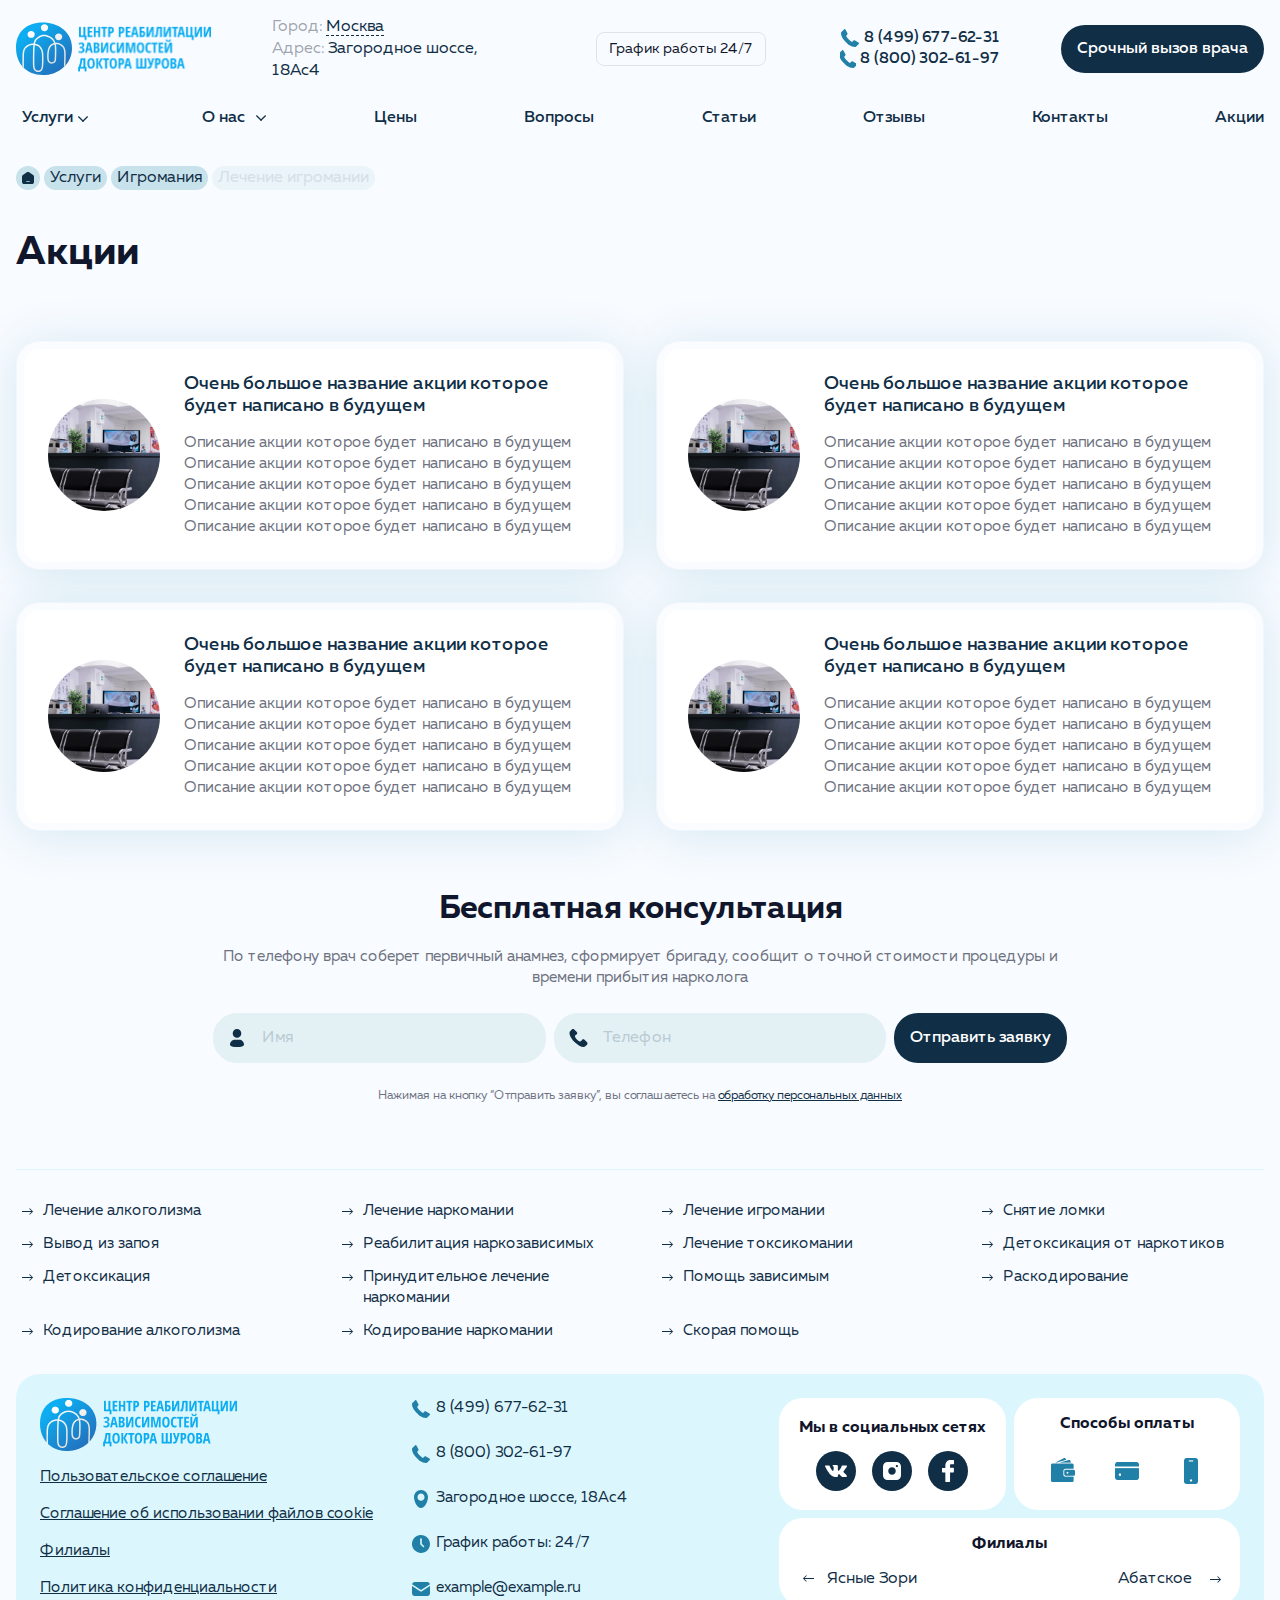
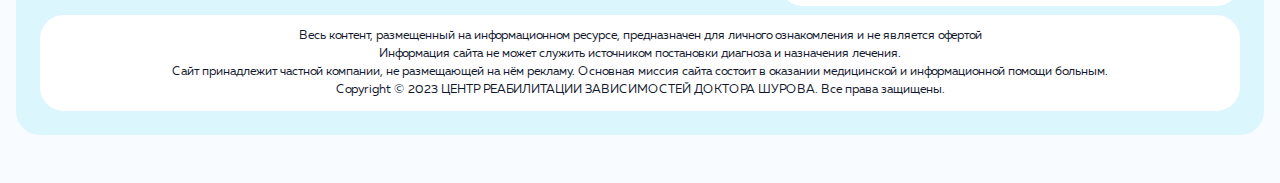
<file: stocks.html>
<!DOCTYPE html>
<html>
  <head>
    <title>Акции | anonim-alko.ru</title>
    <link rel="stylesheet" href="assets/css/main.min.css?v=1683887164871">
    <meta charset="UTF-8">
    <meta http-equiv="X-UA-Compatible" content="IE=edge">
    <meta name="viewport" content="width=device-width, initial-scale=1">
    <link rel="icon" href="favicon.ico">
  </head>
  <body>
    <div class="mobile__menu">
      <ul class="menu-list">
        <li class="menu-list__item">Услуги
          <svg class="down" width="26" height="26" viewBox="0 0 26 26" fill="none" xmlns="http://www.w3.org/2000/svg">
            <rect x="18.0996" y="15.125" width="1.20203" height="7.21219" transform="rotate(135 18.0996 15.125)" fill=""></rect>
            <rect x="8.75" y="15.9749" width="1.20203" height="7.21219" transform="rotate(-135 8.75 15.9749)" fill=""></rect>
          </svg>
          <ul class="submenu">
            <li class="title"><a href="#">Вывод из запоя</a>
              <svg class="down" width="20" height="20" viewBox="0 0 20 20" fill="none" xmlns="http://www.w3.org/2000/svg">
                <rect x="15.0996" y="12.125" width="1.20203" height="7.21219" transform="rotate(135 15.0996 12.125)" fill=""></rect>
                <rect x="5.75" y="12.9749" width="1.20203" height="7.21219" transform="rotate(-135 5.75 12.9749)" fill=""></rect>
              </svg>
              <ul class="submenu-sub">
                <li><a href="#">В стационаре</a></li>
                <li><a href="#">Капельница от похмелья</a></li>
                <li><a href="#">Капельница от запоя</a></li>
                <li><a href="#">Нарколог на дом</a></li>
                <li><a href="#">Капельница при алкогольной интоксикации</a></li>
                <li><a href="#">Принудительный вывод из запоя</a></li>
                <li><a href="#">Частный вытрезвитель</a></li>
                <li><a href="#">Вытрезвление на дому</a></li>
              </ul>
            </li>
            <li class="title"><a href="#">Вывод из запоя</a>
              <svg class="down" width="20" height="20" viewBox="0 0 20 20" fill="none" xmlns="http://www.w3.org/2000/svg">
                <rect x="15.0996" y="12.125" width="1.20203" height="7.21219" transform="rotate(135 15.0996 12.125)" fill=""></rect>
                <rect x="5.75" y="12.9749" width="1.20203" height="7.21219" transform="rotate(-135 5.75 12.9749)" fill=""></rect>
              </svg>
              <ul class="submenu-sub">
                <li><a href="#">В стационаре</a></li>
                <li><a href="#">Капельница от похмелья</a></li>
                <li><a href="#">Капельница от запоя</a></li>
                <li><a href="#">Нарколог на дом</a></li>
                <li><a href="#">Капельница при алкогольной интоксикации</a></li>
                <li><a href="#">Принудительный вывод из запоя</a></li>
                <li><a href="#">Частный вытрезвитель</a></li>
                <li><a href="#">Вытрезвление на дому</a></li>
              </ul>
            </li>
          </ul>
        </li>
        <li class="menu-list__item">О нас
          <svg class="down" width="26" height="26" viewBox="0 0 26 26" fill="none" xmlns="http://www.w3.org/2000/svg">
            <rect x="18.0996" y="15.125" width="1.20203" height="7.21219" transform="rotate(135 18.0996 15.125)" fill=""></rect>
            <rect x="8.75" y="15.9749" width="1.20203" height="7.21219" transform="rotate(-135 8.75 15.9749)" fill=""></rect>
          </svg>
          <ul class="submenu">
            <li class="title"><a href="#">Вывод из запоя</a></li>
            <li class="title"><a href="#">Вывод из запоя</a></li>
            <li class="title"><a href="#">Вывод из запоя</a></li>
          </ul>
        </li>
        <li class="menu-list__item"><a href="#">Цены</a></li>
        <li class="menu-list__item"><a href="#">Вопросы</a></li>
        <li class="menu-list__item"><a href="#">Статьи</a></li>
        <li class="menu-list__item"><a href="#">Отзывы</a></li>
        <li class="menu-list__item"><a href="#">Контакты</a></li>
        <li class="menu-list__item"><a href="#">Акции</a></li>
      </ul>
      <div class="mobile__city">
        <p>Город:&nbsp;<span>Москва</span></p>
      </div>
      <div class="mobile__adres">
        <p>Адрес:&nbsp;<span>Загородное шоссе, 18Ас4</span></p>
      </div>
      <div class="mobile__grafic">График работы 24/7</div>
    </div>
    <header>
      <div class="container">
        <div class="row header">
          <div class="col header__logo"><a href="/"><img src="assets/upload/logo.svg"><img class="logo-text" src="assets/upload/logo-text.png"></a></div>
          <div class="col header__adress">
            <p>Город:&nbsp;<span data-fancybox data-src="#city" data-touch="false">Москва</span></p>
            <p>Адрес:&nbsp;<span>Загородное шоссе, 18Ас4</span></p>
          </div>
          <div class="col header__time">
            <div class="time">График работы 24/7</div>
          </div>
          <div class="col header__links"><a href="tel:javascript:void(0)">8 (499) 677-62-31</a><a href="tel:javascript:void(0)">8 (800) 302-61-97</a></div>
          <div class="col header__callback">
            <button class="btn btn-primary" data-fancybox data-src="#callback" data-touch="false">Срочный вызов врача</button>
          </div>
          <div class="col header__burger"> 
            <div class="burger"> <span> </span><span> </span><span> </span></div>
          </div>
        </div>
        <div class="row"> 
          <div class="col pos-relative">
            <nav> 
              <ul> 
                <li>
                  <button class="menu-desktope">Услуги
                    <svg width="12" height="6" viewBox="0 0 12 6" fill="none" xmlns="http://www.w3.org/2000/svg">
                      <rect x="0.900146" y="0.875" width="1.20203" height="7.21219" transform="rotate(-45 0.900146 0.875)" fill=""></rect>
                      <rect x="10.2498" y="0.0251465" width="1.20203" height="7.21219" transform="rotate(45 10.2498 0.0251465)" fill=""></rect>
                    </svg>
                  </button>
                </li>
                <li class="has__child"><a href="javascript:void(0)">О нас
                    <svg width="12" height="6" viewBox="0 0 12 6" fill="none" xmlns="http://www.w3.org/2000/svg">
                      <rect x="0.900146" y="0.875" width="1.20203" height="7.21219" transform="rotate(-45 0.900146 0.875)" fill=""></rect>
                      <rect x="10.2498" y="0.0251465" width="1.20203" height="7.21219" transform="rotate(45 10.2498 0.0251465)" fill=""></rect>
                    </svg></a>
                  <ul class="submenus">
                    <li><a href="javascript:void(0)">Второй уровень</a></li>
                    <li><a href="javascript:void(0)"> Второй уровень</a></li>
                    <li><a href="javascript:void(0)">Второй уровень</a></li>
                  </ul>
                </li>
                <li><a href="javascript:void(0)">Цены</a></li>
                <li><a href="javascript:void(0)">Вопросы</a></li>
                <li><a href="javascript:void(0)">Статьи</a></li>
                <li><a href="javascript:void(0)">Отзывы</a></li>
                <li><a href="javascript:void(0)">Контакты</a></li>
                <li><a href="javascript:void(0)">Акции</a></li>
              </ul>
            </nav>
            <div class="menu-service-list">
              <div class="left">
                <ul class="menu">
                  <li><a href="#">Центр лечения</a></li>
                  <li><a href="#">Лечение Алкоголизма</a></li>
                  <li><a href="#">Лечение наркомании</a></li>
                  <!--li-->
                  <!--	a(href="#") Лечение игромании-->
                  <!--li-->
                  <!--	a(href="#") Лечение токсикомании-->
                  <!--li-->
                  <!--	a(href="#") Помощь-->
                  <!--li-->
                  <!--	a(href="#") Скорая помощь-->
                  <!--li-->
                  <!--	a(href="#") Горячая линия-->
                  <!--li-->
                  <!--	a(href="#") Адвокат по наркотикам-->
                  <!--li-->
                  <!--	a(href="#") Поддержка зависимых-->
                  <!--li-->
                  <!--	a(href="#") Группа созависимых-->
                </ul>
              </div>
              <div class="right">
                <div class="item is-active">
                  <ul>
                    <li><a href="#">В стационаре</a></li>
                    <li><a href="#">Капельница от похмелья</a></li>
                    <li><a href="#">Капельница от запоя</a></li>
                    <li><a href="#">Нарколог на дом</a></li>
                    <li><a href="#">Капельница при алкогольной интоксикации</a></li>
                    <li><a href="#">Принудительный вывод из запоя</a></li>
                    <li><a href="#">Частный вытрезвитель</a></li>
                    <li><a href="#">Вытрезвление на дому</a></li>
                    <li><a href="#">Лечение похмелья</a></li>
                    <li><a href="#">В стационаре</a></li>
                    <li><a href="#">Капельница от похмелья</a></li>
                    <li><a href="#">Капельница от запоя</a></li>
                    <li><a href="#">Нарколог на дом</a></li>
                    <li><a href="#">Капельница при алкогольной интоксикации</a></li>
                    <li><a href="#">Принудительный вывод из запоя</a></li>
                    <li><a href="#">Частный вытрезвитель</a></li>
                    <li><a href="#">Вытрезвление на дому</a></li>
                    <li><a href="#">Лечение похмелья</a></li>
                    <li><a href="#">В стационаре</a></li>
                    <li><a href="#">Капельница от похмелья</a></li>
                    <li><a href="#">Капельница от запоя</a></li>
                    <li><a href="#">Нарколог на дом</a></li>
                    <li><a href="#">Капельница при алкогольной интоксикации</a></li>
                    <li><a href="#">Принудительный вывод из запоя</a></li>
                    <li><a href="#">Частный вытрезвитель</a></li>
                    <li><a href="#">Вытрезвление на дому</a></li>
                    <li><a href="#">Лечение похмелья</a>
                      <li><a href="#">В стационаре</a></li>
                      <li><a href="#">Капельница от похмелья</a></li>
                      <li><a href="#">Капельница от запоя</a></li>
                      <li><a href="#">Нарколог на дом</a></li>
                      <li><a href="#">Капельница при алкогольной интоксикации</a></li>
                      <li><a href="#">Принудительный вывод из запоя</a></li>
                      <li><a href="#">Частный вытрезвитель</a></li>
                      <li><a href="#">Вытрезвление на дому</a></li>
                      <li><a href="#">Лечение похмелья</a></li>
                      <li><a href="#">В стационаре</a></li>
                      <li><a href="#">Капельница от похмелья</a></li>
                      <li><a href="#">Капельница от запоя</a></li>
                      <li><a href="#">Нарколог на дом</a></li>
                      <li><a href="#">Капельница при алкогольной интоксикации</a></li>
                      <li><a href="#">Принудительный вывод из запоя</a></li>
                      <li><a href="#">Частный вытрезвитель</a></li>
                      <li><a href="#">Вытрезвление на дому</a></li>
                      <li><a href="#">Лечение похмелья</a></li>
                      <li><a href="#">В стационаре</a></li>
                      <li><a href="#">Капельница от похмелья</a></li>
                      <li><a href="#">Капельница от запоя</a></li>
                      <li><a href="#">Нарколог на дом</a></li>
                      <li><a href="#">Капельница при алкогольной интоксикации</a></li>
                      <li><a href="#">Принудительный вывод из запоя</a></li>
                      <li><a href="#">Частный вытрезвитель</a></li>
                      <li><a href="#">Вытрезвление на дому</a></li>
                      <li><a href="#">Лечение похмелья</a></li>
                    </li>
                  </ul>
                </div>
                <div class="item">
                  <ul>
                    <li><a href="#">В стационаре2</a></li>
                    <li><a href="#">Капельница от похмелья2</a></li>
                    <li><a href="#">Капельница от запоя2</a></li>
                    <li><a href="#">Нарколог на дом2</a></li>
                    <li><a href="#">Капельница при алкогольной интоксикации2</a></li>
                    <li><a href="#">Принудительный вывод из запоя2</a></li>
                    <li><a href="#">Частный вытрезвитель2</a></li>
                    <li><a href="#">Вытрезвление на дому2</a></li>
                    <li><a href="#">Лечение похмелья2</a></li>
                  </ul>
                </div>
                <div class="item">
                  <ul>
                    <li><a href="#">В стационаре3</a></li>
                    <li><a href="#">Капельница от похмелья3</a></li>
                    <li><a href="#">Капельница от запоя3</a></li>
                    <li><a href="#">Нарколог на дом3</a></li>
                    <li><a href="#">Капельница при алкогольной интоксикации3</a></li>
                    <li><a href="#">Принудительный вывод из запоя3</a></li>
                    <li><a href="#">Частный вытрезвитель3</a></li>
                    <li><a href="#">Вытрезвление на дому3</a></li>
                    <li><a href="#">Лечение похмелья3</a></li>
                  </ul>
                </div>
              </div>
            </div>
          </div>
        </div>
      </div>
    </header>
    <section class="s-breadcrumb">
      <div class="container">
        <div class="breadcrumb"><a class="breadcrumb__home" href="/">
            <svg width="12" height="12" viewBox="0 0 12 12" fill="none" xmlns="http://www.w3.org/2000/svg">
              <path fill-rule="evenodd" clip-rule="evenodd" d="M4.8144 0.369182C5.16363 0.128681 5.57688 0 6 0C6.42312 0 6.83637 0.128681 7.1856 0.369182L11.0856 3.0561C11.3674 3.25015 11.5979 3.51045 11.7573 3.81444C11.9166 4.11843 11.9999 4.45694 12 4.80066V9.88575C12 10.4465 11.7788 10.9843 11.3849 11.3808C10.9911 11.7773 10.457 12 9.9 12H2.1C1.54305 12 1.0089 11.7773 0.615076 11.3808C0.221249 10.9843 0 10.4465 0 9.88575V4.80066C8.24066e-05 4.45694 0.0833991 4.11843 0.242733 3.81444C0.402067 3.51045 0.632613 3.25015 0.9144 3.0561L4.8144 0.369182ZM4.5 9.28167C4.42044 9.28167 4.34413 9.31349 4.28787 9.37014C4.23161 9.42678 4.2 9.5036 4.2 9.58371C4.2 9.66381 4.23161 9.74064 4.28787 9.79728C4.34413 9.85392 4.42044 9.88575 4.5 9.88575H7.5C7.57957 9.88575 7.65587 9.85392 7.71213 9.79728C7.76839 9.74064 7.8 9.66381 7.8 9.58371C7.8 9.5036 7.76839 9.42678 7.71213 9.37014C7.65587 9.31349 7.57957 9.28167 7.5 9.28167H4.5Z" fill=""></path>
            </svg></a><a class="breadcrumb__link" href="javascript:void(0)">Услуги</a><a class="breadcrumb__link" href="javascript:void(0)">Игромания</a>
          <div class="breadcrumb__current">Лечение игромании</div>
        </div>
      </div>
    </section>
    <main>
      <section class="s-title-service">
        <div class="container">
          <h1>Акции</h1>
        </div>
      </section>
      <section class="s-stocks-page">
        <div class="container">
          <div class="row stocks"><a class="col stocks__item" href="#callback" data-fancybox data-touch="false">
              <div class="stocks__wrapper">
                <div class="stocks__image"><img src="assets/upload/stock1.jpg" alt="акция"></div>
                <div class="stocks__info">
                  <div class="stocks__name">Очень большое название акции которое будет написано в будущем</div>
                  <div class="stocks__description">Описание акции которое будет написано в будущем Описание акции которое будет написано в будущем Описание акции которое будет написано в будущем Описание акции которое будет написано в будущем Описание акции которое будет написано в будущем</div>
                </div>
              </div></a><a class="col stocks__item" href="#callback" data-fancybox data-touch="false">
              <div class="stocks__wrapper">
                <div class="stocks__image"><img src="assets/upload/stock1.jpg" alt="акция"></div>
                <div class="stocks__info">
                  <div class="stocks__name">Очень большое название акции которое будет написано в будущем</div>
                  <div class="stocks__description">Описание акции которое будет написано в будущем Описание акции которое будет написано в будущем Описание акции которое будет написано в будущем Описание акции которое будет написано в будущем Описание акции которое будет написано в будущем</div>
                </div>
              </div></a><a class="col stocks__item" href="#callback" data-fancybox data-touch="false">
              <div class="stocks__wrapper">
                <div class="stocks__image"><img src="assets/upload/stock1.jpg" alt="акция"></div>
                <div class="stocks__info">
                  <div class="stocks__name">Очень большое название акции которое будет написано в будущем</div>
                  <div class="stocks__description">Описание акции которое будет написано в будущем Описание акции которое будет написано в будущем Описание акции которое будет написано в будущем Описание акции которое будет написано в будущем Описание акции которое будет написано в будущем</div>
                </div>
              </div></a><a class="col stocks__item" href="#callback" data-fancybox data-touch="false">
              <div class="stocks__wrapper">
                <div class="stocks__image"><img src="assets/upload/stock1.jpg" alt="акция"></div>
                <div class="stocks__info">
                  <div class="stocks__name">Очень большое название акции которое будет написано в будущем</div>
                  <div class="stocks__description">Описание акции которое будет написано в будущем Описание акции которое будет написано в будущем Описание акции которое будет написано в будущем Описание акции которое будет написано в будущем Описание акции которое будет написано в будущем</div>
                </div>
              </div></a></div>
        </div>
      </section>
      <section class="s-form-two">
        <div class="container">
          <div class="row form justify-center">
            <div class="col form__form">
              <form class="form__wrapper">
                <div class="form__title">Бесплатная консультация</div>
                <div class="form__subtitle">По телефону врач соберет первичный анамнез, сформирует бригаду, сообщит о точной стоимости процедуры и времени прибытия нарколога</div>
                <div class="form__main">
                  <div class="form__group form__group-light form__group-persone">
                    <input type="text" placeholder="Имя" name="f_name">
                  </div>
                  <div class="form__group form__group-light form__group-phone">
                    <input type="tel" placeholder="Телефон" name="f_phone">
                  </div>
                  <button class="btn btn-primary">Отправить заявку</button>
                </div>
                <div class="form__politic">Нажимая на кнопку “Отправить заявку”, вы соглашаетесь на&nbsp;<a href="javascript:void(0)">обработку персональных данных</a></div>
              </form>
            </div>
          </div>
        </div>
      </section>
      <section class="s-links">
        <div class="container">
          <div class="row links"><a class="col links__element" href="javascript:void(0)">Лечение алкоголизма</a><a class="col links__element" href="javascript:void(0)">Лечение наркомании</a><a class="col links__element" href="javascript:void(0)">Лечение игромании</a><a class="col links__element" href="javascript:void(0)">Снятие ломки</a><a class="col links__element" href="javascript:void(0)">Вывод из запоя</a><a class="col links__element" href="javascript:void(0)">Реабилитация наркозависимых</a><a class="col links__element" href="javascript:void(0)">Лечение токсикомании</a><a class="col links__element" href="javascript:void(0)">Детоксикация от наркотиков</a><a class="col links__element" href="javascript:void(0)">Детоксикация</a><a class="col links__element" href="javascript:void(0)">Принудительное лечение наркомании</a><a class="col links__element" href="javascript:void(0)">Помощь зависимым</a><a class="col links__element" href="javascript:void(0)">Раскодирование</a><a class="col links__element" href="javascript:void(0)">Кодирование алкоголизма</a><a class="col links__element" href="javascript:void(0)">Кодирование наркомании</a><a class="col links__element" href="javascript:void(0)">Скорая помощь</a>
          </div>
        </div>
      </section>
    </main>
    <footer>
      <div class="container">
        <div class="row footer">
          <div class="col footer__element">
            <div class="footer__logo"><img src="assets/upload/footer__logo.png"></div>
            <div class="footer__documents"><a href="javascript:void(0)">Пользовательское соглашение</a><a href="javascript:void(0)">Cоглашение об использовании файлов cookie</a><a href="javascript:void(0)">Филиалы</a><a href="javascript:void(0)">Политика конфиденциальности</a></div>
          </div>
          <div class="col footer__element"><a class="footer__links footer__links-phone" href="javascript:void(0)">8 (499) 677-62-31</a><a class="footer__links footer__links-phone" href="javascript:void(0)">8 (800) 302-61-97</a>
            <div class="footer__text footer__links-pin">Загородное шоссе, 18Ас4</div>
            <div class="footer__text footer__links-time">График работы: 24/7</div><a class="footer__links footer__links-mail" href="javascript:void(0)">example@example.ru</a>
          </div>
          <div class="col footer__element">
            <div class="footer__item footer__item-small">
              <div class="footer__title">Мы в социальных сетях</div>
              <div class="social"><a class="social__item social__item-vk" href="javascript:void(0)" rel="nofollow"></a><a class="social__item social__item-inst" href="javascript:void(0)" rel="nofollow"></a><a class="social__item social__item-fb" href="javascript:void(0)" rel="nofollow"></a></div>
            </div>
            <div class="footer__item footer__item-small">
              <div class="footer__title">Способы оплаты</div>
              <div class="payments"><img class="paymants__item" src="assets/upload/payments-1.png"><img class="paymants__item" src="assets/upload/payments-2.png"><img class="paymants__item" src="assets/upload/payments-3.png"></div>
            </div>
            <div class="footer__item footer__item-big">
              <div class="footer__title">Филиалы</div>
              <div class="regions">
                <button class="regions__item regions__item-prev">Ясные Зори</button>
                <button class="regions__item regions__item-next">Абатское</button>
              </div>
            </div>
          </div>
          <div class="col footer__copyright">
            <div class="footer__wrapper">Весь контент, размещенный на информационном ресурсе, предназначен для личного ознакомления и не является офертой<br>Информация сайта не может служить источником постановки диагноза и назначения лечения.<br>Сайт принадлежит частной компании, не размещающей на нём рекламу. Основная миссия сайта состоит в оказании медицинской и информационной помощи больным.<br>Copyright © 2023 ЦЕНТР РЕАБИЛИТАЦИИ ЗАВИСИМОСТЕЙ ДОКТОРА ШУРОВА. Все права защищены.</div>
          </div>
        </div>
      </div>
    </footer>
    <div class="modal modal-callback" id="callback">
      <div class="modal__title">
        <button class="modal__close" onclick="$.fancybox.close();" type="button"></button>Оставить заявку
      </div>
      <form>
        <div class="form__main">
          <div class="form__group form__group-light form__group-persone">
            <input type="text" placeholder="Имя" name="f_name">
          </div>
          <div class="form__group form__group-light form__group-phone">
            <input type="tel" placeholder="Телефон" name="f_phone">
          </div>
          <div class="form__politic">Нажимая на кнопку “Отправить заявку”, вы соглашаетесь на<a href="javascript:void(0)">обработку персональных данных</a></div>
          <div class="form__button">
            <button class="btn btn-secondary" onclick="$.fancybox.close();" type="button">Закрыть</button>
            <button class="btn btn-primary" type="submit">Отправить</button>
          </div>
        </div>
      </form>
    </div>
    <div class="modal modal-callback" id="appointment">
      <div class="modal__title">
        <button class="modal__close" onclick="$.fancybox.close();" type="button"></button>Запись на приём
      </div>
      <div class="modal__doctor-name">Шуров Василий Александрович</div>
      <form>
        <div class="form__main">
          <div class="form__group form__group-light form__group-phone">
            <input type="tel" placeholder="Телефон" name="f_phone">
          </div>
          <div class="form__politic">Нажимая на кнопку “Записаться”, вы соглашаетесь на<a href="javascript:void(0)">обработку персональных данных</a></div>
          <div class="form__button">
            <button class="btn btn-secondary" onclick="$.fancybox.close();" type="button">Закрыть</button>
            <button class="btn btn-primary" type="submit">Записаться</button>
          </div>
        </div>
      </form>
    </div>
    <div class="modal modal-thanks" id="thanks">
      <div class="modal__title">
        <button class="modal__close" onclick="$.fancybox.close();" type="button"></button>Заявка отправлена
      </div>
      <div class="modal__text">В ближайшее время мы с вами свяжемся, ожидайте звонка оператора</div>
      <button class="btn btn-primary" onclick="$.fancybox.close();" type="button">Закрыть</button>
    </div>
    <div class="modal modal-city" id="city">
      <div class="modal__title">
        <button class="modal__close" onclick="$.fancybox.close();" type="button"></button>Выбор города
        <button class="modal__close-city" onclick="$.fancybox.close();" type="button"></button>
      </div>
      <form class="modal__search">
        <div class="modal__group modal__group-search">
          <input id="searchCityInput" type="text" placeholder="Введите название города">
        </div>
        <button class="btn btn-secondary" type="reset" disabled>Очистить
          <svg width="22" height="22" viewBox="0 0 22 22" fill="none" xmlns="http://www.w3.org/2000/svg">
            <path d="M5.85713 17.2222C5.85713 18.2045 6.62426 19 7.57143 19H14.4286C15.3757 19 16.1429 18.2045 16.1429 17.2222V6.55554H5.85713V17.2222ZM14 3.88888L13.1428 3H8.85715L7.99998 3.88888H5V5.66667H17V3.88888H14Z" fill=""></path>
          </svg>
        </button>
        <button class="btn btn-primary">Найти</button>
      </form>
      <div class="modal__city-list">
        <div class="modal__city-item">
          <div class="modal__city-letter">а</div><a class="modal__city-element" href="javascript:void(0)">Большое название города</a><a class="modal__city-element" href="javascript:void(0)">Большое название города</a><a class="modal__city-element" href="javascript:void(0)">Большое название города</a><a class="modal__city-element" href="javascript:void(0)">Большое название города</a><a class="modal__city-element" href="javascript:void(0)">Большое название города</a><a class="modal__city-element" href="javascript:void(0)">Большое название города</a><a class="modal__city-element" href="javascript:void(0)">Большое название города</a><a class="modal__city-element" href="javascript:void(0)">Большое название города</a><a class="modal__city-element" href="javascript:void(0)">Большое название города</a><a class="modal__city-element" href="javascript:void(0)">Большое название города</a><a class="modal__city-element" href="javascript:void(0)">Большое название города</a><a class="modal__city-element" href="javascript:void(0)">Большое название города</a><a class="modal__city-element" href="javascript:void(0)">Большое название города</a><a class="modal__city-element" href="javascript:void(0)">Большое название города</a><a class="modal__city-element" href="javascript:void(0)">Большое название города</a><a class="modal__city-element" href="javascript:void(0)">Большое название города</a><a class="modal__city-element" href="javascript:void(0)">Большое название города</a><a class="modal__city-element" href="javascript:void(0)">Большое название города</a>
        </div>
        <div class="modal__city-item">
          <div class="modal__city-letter">б</div><a class="modal__city-element" href="javascript:void(0)">Большое название города</a><a class="modal__city-element" href="javascript:void(0)">Большое название города</a><a class="modal__city-element" href="javascript:void(0)">Большое название города</a><a class="modal__city-element" href="javascript:void(0)">Большое название города</a><a class="modal__city-element" href="javascript:void(0)">Большое название города</a><a class="modal__city-element" href="javascript:void(0)">Большое название города</a><a class="modal__city-element" href="javascript:void(0)">Большое название города</a><a class="modal__city-element" href="javascript:void(0)">Большое название города</a><a class="modal__city-element" href="javascript:void(0)">Большое название города</a><a class="modal__city-element" href="javascript:void(0)">Большое название города</a><a class="modal__city-element" href="javascript:void(0)">Большое название города</a><a class="modal__city-element" href="javascript:void(0)">Большое название города</a><a class="modal__city-element" href="javascript:void(0)">Большое название города</a><a class="modal__city-element" href="javascript:void(0)">Большое название города</a><a class="modal__city-element" href="javascript:void(0)">Большое название города</a><a class="modal__city-element" href="javascript:void(0)">Большое название города</a><a class="modal__city-element" href="javascript:void(0)">Большое название города</a><a class="modal__city-element" href="javascript:void(0)">Большое название города</a>
        </div>
        <div class="modal__city-item">
          <div class="modal__city-letter">в</div><a class="modal__city-element" href="javascript:void(0)">Большое название города</a><a class="modal__city-element" href="javascript:void(0)">Большое название города</a><a class="modal__city-element" href="javascript:void(0)">Большое название города</a><a class="modal__city-element" href="javascript:void(0)">Большое название города</a><a class="modal__city-element" href="javascript:void(0)">Большое название города</a><a class="modal__city-element" href="javascript:void(0)">Большое название города</a><a class="modal__city-element" href="javascript:void(0)">Большое название города</a><a class="modal__city-element" href="javascript:void(0)">Большое название города</a><a class="modal__city-element" href="javascript:void(0)">Большое название города</a><a class="modal__city-element" href="javascript:void(0)">Большое название города</a><a class="modal__city-element" href="javascript:void(0)">Большое название города</a><a class="modal__city-element" href="javascript:void(0)">Большое название города</a><a class="modal__city-element" href="javascript:void(0)">Большое название города</a><a class="modal__city-element" href="javascript:void(0)">Большое название города</a><a class="modal__city-element" href="javascript:void(0)">Большое название города</a><a class="modal__city-element" href="javascript:void(0)">Большое название города</a><a class="modal__city-element" href="javascript:void(0)">Большое название города</a><a class="modal__city-element" href="javascript:void(0)">Большое название города</a>
        </div>
      </div>
      <!--.modal__city-result-->
      <!--    a.modal__city-element(href='javascript:void(0)') Большое название города-->
      <!--    a.modal__city-element(href='javascript:void(0)') Большое название города-->
      <!--    a.modal__city-element(href='javascript:void(0)') Большое название города-->
      <!--    a.modal__city-element(href='javascript:void(0)') Большое название города-->
      <!--    a.modal__city-element(href='javascript:void(0)') Большое название города-->
      <!--    a.modal__city-element(href='javascript:void(0)') Большое название города-->
      <!--.modal__city-notfound-->
      <!--    img(src='assets/upload/not-found.png')-->
      <!--    .modal__city-text Поиск не дал результатов-->
      <!--    button.btn.btn-secondary#cleanInputSearchCity(type='reset') Очистить-->
      <!--        svg(width='22', height='22', viewBox='0 0 22 22', fill='none', xmlns='http://www.w3.org/2000/svg')-->
      <!--            path(d='M5.85713 17.2222C5.85713 18.2045 6.62426 19 7.57143 19H14.4286C15.3757 19 16.1429 18.2045 16.1429 17.2222V6.55554H5.85713V17.2222ZM14 3.88888L13.1428 3H8.85715L7.99998 3.88888H5V5.66667H17V3.88888H14Z', fill='')-->
    </div>
    <script src="https://api-maps.yandex.ru/2.1/?lang=ru_RU&amp;apikey=eb505fe6-1302-4c4e-8cbc-e50446915e83"></script>
    <script src="assets/js/libs.min.js?v=1683887164871"></script>
    <script src="assets/js/scripts.min.js?v=1683887164871"></script>
    <script type="text/javascript">
      ymaps.ready(init);
      function init() {
      	var myMap = new ymaps.Map("map", {
      		center: [55.76, 37.64],
      		zoom: 10
      	}, {
      		searchControlProvider: 'yandex#search'
      	});
      
      	// Вывод меток...
      }
    </script>
  </body>
</html>
</file>
<file: assets/css/main.min.css>
@font-face{font-family:Muller;font-weight:800;font-style:normal;src:url(../fonts/MullerExtraBold.eot);src:url(../fonts/MullerExtraBold.eot?#iefix) format("embedded-opentype"),url(../fonts/MullerExtraBold.woff) format("woff"),url(../fonts/MullerExtraBold.ttf) format("truetype")}@font-face{font-family:Muller;font-weight:700;font-style:normal;src:url(../fonts/MullerBold.eot);src:url(../fonts/MullerBold.eot?#iefix) format("embedded-opentype"),url(../fonts/MullerBold.woff) format("woff"),url(../fonts/MullerBold.ttf) format("truetype")}@font-face{font-family:Muller;font-weight:500;font-style:normal;src:url(../fonts/MullerMedium.eot);src:url(../fonts/MullerMedium.eot?#iefix) format("embedded-opentype"),url(../fonts/MullerMedium.woff) format("woff"),url(../fonts/MullerMedium.ttf) format("truetype")}@font-face{font-family:Muller;font-weight:400;font-style:normal;src:url(../fonts/MullerRegular.eot);src:url(../fonts/MullerRegular.eot?#iefix) format("embedded-opentype"),url(../fonts/MullerRegular.woff) format("woff"),url(../fonts/MullerRegular.ttf) format("truetype")}@font-face{font-family:Muller;font-weight:300;font-style:normal;src:url(../fonts/MullerLight.eot);src:url(../fonts/MullerLight.eot?#iefix) format("embedded-opentype"),url(../fonts/MullerLight.woff) format("woff"),url(../fonts/MullerLight.ttf) format("truetype")}*,:after,:before{-webkit-box-sizing:border-box;box-sizing:border-box}html{font-family:sans-serif;line-height:1.15;-webkit-text-size-adjust:100%;-ms-text-size-adjust:100%;-ms-overflow-style:scrollbar;-webkit-tap-highlight-color:rgba(0,0,0,0)}@-ms-viewport{width:device-width}article,aside,dialog,figcaption,figure,footer,header,hgroup,main,nav,section{display:block}body{margin:0;font-family:-apple-system,BlinkMacSystemFont,Segoe UI,Roboto,Helvetica Neue,Arial,sans-serif;color:#212529;text-align:left;background-color:#fff}[tabindex="-1"]:focus{outline:0!important}hr{-webkit-box-sizing:content-box;box-sizing:content-box;height:0;overflow:visible}h1,h2,h3,h4,h5,h6{margin-top:0;margin-bottom:.5rem}p{margin-top:0;margin-bottom:1rem}abbr[data-original-title],abbr[title]{text-decoration:underline;-webkit-text-decoration:underline dotted;text-decoration:underline dotted;cursor:help;border-bottom:0}address{font-style:normal;line-height:inherit}address,dl,ol,ul{margin-bottom:1rem}dl,ol,ul{margin-top:0}ol ol,ol ul,ul ol,ul ul{margin-bottom:0}dt{font-weight:700}dd{margin-bottom:.5rem;margin-left:0}blockquote{margin:0 0 1rem}dfn{font-style:italic}b,strong{font-weight:bolder}small{font-size:80%}sub,sup{position:relative;font-size:75%;line-height:0;vertical-align:baseline}sub{bottom:-.25em}sup{top:-.5em}a{color:#007bff;text-decoration:none;background-color:transparent;-webkit-text-decoration-skip:objects}a:hover{color:#0056b3;text-decoration:underline}a:not([href]):not([tabindex]),a:not([href]):not([tabindex]):focus,a:not([href]):not([tabindex]):hover{color:inherit;text-decoration:none}a:not([href]):not([tabindex]):focus{outline:0}code,kbd,pre,samp{font-family:monospace,monospace;font-size:1em}pre{margin-top:0;margin-bottom:1rem;overflow:auto;-ms-overflow-style:scrollbar}figure{margin:0 0 1rem}img{vertical-align:middle;border-style:none}svg:not(:root){overflow:hidden}table{border-collapse:collapse}caption{padding-top:.75rem;padding-bottom:.75rem;color:#6c757d;text-align:left;caption-side:bottom}th{text-align:inherit}label{display:inline-block;margin-bottom:.5rem}button{border-radius:0}button:focus{outline:.0625rem dotted;outline:.3125rem auto -webkit-focus-ring-color}button,input,optgroup,select,textarea{margin:0;font-family:inherit;font-size:inherit;line-height:inherit}button,input{overflow:visible}button,select{text-transform:none}[type=reset],[type=submit],button,html [type=button]{-webkit-appearance:button}[type=button]::-moz-focus-inner,[type=reset]::-moz-focus-inner,[type=submit]::-moz-focus-inner,button::-moz-focus-inner{padding:0;border-style:none}input[type=checkbox],input[type=radio]{-webkit-box-sizing:border-box;box-sizing:border-box;padding:0}input[type=date],input[type=datetime-local],input[type=month],input[type=time]{-webkit-appearance:listbox}textarea{overflow:auto;resize:vertical}fieldset{min-width:0;padding:0;margin:0;border:0}legend{display:block;width:100%;max-width:100%;padding:0;margin-bottom:.5rem;font-size:1.5rem;line-height:inherit;color:inherit;white-space:normal}progress{vertical-align:baseline}[type=number]::-webkit-inner-spin-button,[type=number]::-webkit-outer-spin-button{height:auto}[type=search]{outline-offset:-.125rem;-webkit-appearance:none}[type=search]::-webkit-search-cancel-button,[type=search]::-webkit-search-decoration{-webkit-appearance:none}::-webkit-file-upload-button{font:inherit;-webkit-appearance:button}output{display:inline-block}summary{display:list-item;cursor:pointer}template{display:none}[hidden]{display:none!important}.w-25{width:25%!important}.w-50{width:50%!important}.w-75{width:75%!important}.w-100{width:100%!important}.h-25{height:25%!important}.h-50{height:50%!important}.h-75{height:75%!important}.h-100{height:100%!important}.mw-100{max-width:100%!important}.mh-100{max-height:100%!important}.owl-carousel{display:none;width:100%;-webkit-tap-highlight-color:transparent;position:relative;z-index:1}.owl-carousel .owl-stage{position:relative;-ms-touch-action:pan-Y;touch-action:manipulation;-moz-backface-visibility:hidden}.owl-carousel .owl-stage:after{content:".";display:block;clear:both;visibility:hidden;line-height:0;height:0}.owl-carousel .owl-stage-outer{position:relative;overflow:hidden;-webkit-transform:translateZ(0)}.owl-carousel .owl-item,.owl-carousel .owl-wrapper{-webkit-backface-visibility:hidden;-moz-backface-visibility:hidden;-ms-backface-visibility:hidden;-webkit-transform:translateZ(0);-moz-transform:translateZ(0);-ms-transform:translateZ(0)}.owl-carousel .owl-item{position:relative;min-height:.0625rem;float:left;-webkit-backface-visibility:hidden;-webkit-tap-highlight-color:transparent;-webkit-touch-callout:none}.owl-carousel .owl-item img{display:block;width:100%}.owl-carousel .owl-dots.disabled,.owl-carousel .owl-nav.disabled{display:none}.owl-carousel .owl-dot,.owl-carousel .owl-nav .owl-next,.owl-carousel .owl-nav .owl-prev{cursor:pointer;-webkit-user-select:none;-moz-user-select:none;-ms-user-select:none;user-select:none}.owl-carousel .owl-nav button.owl-next,.owl-carousel .owl-nav button.owl-prev,.owl-carousel button.owl-dot{background:none;color:inherit;border:none;padding:0!important;font:inherit}.owl-carousel.owl-loaded{display:block}.owl-carousel.owl-loading{opacity:0;display:block}.owl-carousel.owl-hidden{opacity:0}.owl-carousel.owl-refresh .owl-item{visibility:hidden}.owl-carousel.owl-drag .owl-item{-ms-touch-action:pan-y;touch-action:pan-y;-webkit-user-select:none;-moz-user-select:none;-ms-user-select:none;user-select:none}.owl-carousel.owl-grab{cursor:move;cursor:-webkit-grab;cursor:grab}.owl-carousel.owl-rtl{direction:rtl}.owl-carousel.owl-rtl .owl-item{float:right}.no-js .owl-carousel{display:block}.owl-carousel .animated{-webkit-animation-duration:1s;animation-duration:1s;-webkit-animation-fill-mode:both;animation-fill-mode:both}.owl-carousel .owl-animated-in{z-index:0}.owl-carousel .owl-animated-out{z-index:1}.owl-carousel .fadeOut{-webkit-animation-name:a;animation-name:a}@-webkit-keyframes a{0%{opacity:1}to{opacity:0}}@keyframes a{0%{opacity:1}to{opacity:0}}.owl-height{-webkit-transition:height .5s ease-in-out;-o-transition:height .5s ease-in-out;transition:height .5s ease-in-out}.owl-carousel .owl-item .owl-lazy{opacity:0;-webkit-transition:opacity .4s ease;-o-transition:opacity .4s ease;transition:opacity .4s ease}.owl-carousel .owl-item .owl-lazy:not([src]),.owl-carousel .owl-item .owl-lazy[src^=""]{max-height:0}.owl-carousel .owl-item img.owl-lazy{-webkit-transform-style:preserve-3d;transform-style:preserve-3d}.owl-carousel .owl-video-wrapper{position:relative;height:100%;background:#000}.owl-carousel .owl-video-play-icon{position:absolute;height:5rem;width:5rem;left:50%;top:50%;margin-left:-2.5rem;margin-top:-2.5rem;background:url(owl.video.play.png) no-repeat;cursor:pointer;z-index:1;-webkit-backface-visibility:hidden;-webkit-transition:-webkit-transform .1s ease;transition:-webkit-transform .1s ease;-o-transition:transform .1s ease;transition:transform .1s ease;transition:transform .1s ease, -webkit-transform .1s ease}.owl-carousel .owl-video-play-icon:hover{-webkit-transform:scale(1.3);-ms-transform:scale(1.3);transform:scale(1.3)}.owl-carousel .owl-video-playing .owl-video-play-icon,.owl-carousel .owl-video-playing .owl-video-tn{display:none}.owl-carousel .owl-video-tn{opacity:0;height:100%;background-position:50%;background-repeat:no-repeat;background-size:contain;-webkit-transition:opacity .4s ease;-o-transition:opacity .4s ease;transition:opacity .4s ease}.owl-carousel .owl-video-frame{position:relative;z-index:1;height:100%;width:100%}body.compensate-for-scrollbar{overflow:hidden}.fancybox-active{height:auto}.fancybox-is-hidden{left:-624.9375rem;margin:0;position:absolute!important;top:-624.9375rem;visibility:hidden}.fancybox-container{-webkit-backface-visibility:hidden;height:100%;left:0;outline:none;position:fixed;-webkit-tap-highlight-color:transparent;top:0;-ms-touch-action:manipulation;touch-action:manipulation;-webkit-transform:translateZ(0);transform:translateZ(0);width:100%;z-index:99992}.fancybox-container *{-webkit-box-sizing:border-box;box-sizing:border-box}.fancybox-bg,.fancybox-inner,.fancybox-outer,.fancybox-stage{bottom:0;left:0;position:absolute;right:0;top:0}.fancybox-outer{-webkit-overflow-scrolling:touch;overflow-y:auto}.fancybox-bg{background:#1e1e1e;opacity:0;-webkit-transition-duration:inherit;-o-transition-duration:inherit;transition-duration:inherit;-webkit-transition-property:opacity;-o-transition-property:opacity;transition-property:opacity;-webkit-transition-timing-function:cubic-bezier(.47,0,.74,.71);-o-transition-timing-function:cubic-bezier(.47,0,.74,.71);transition-timing-function:cubic-bezier(.47,0,.74,.71)}.fancybox-is-open .fancybox-bg{opacity:.9;-webkit-transition-timing-function:cubic-bezier(.22,.61,.36,1);-o-transition-timing-function:cubic-bezier(.22,.61,.36,1);transition-timing-function:cubic-bezier(.22,.61,.36,1)}.fancybox-caption,.fancybox-infobar,.fancybox-navigation .fancybox-button,.fancybox-toolbar{direction:ltr;opacity:0;position:absolute;-webkit-transition:opacity .25s ease,visibility 0s ease .25s;-o-transition:opacity .25s ease,visibility 0s ease .25s;transition:opacity .25s ease,visibility 0s ease .25s;visibility:hidden;z-index:99997}.fancybox-show-caption .fancybox-caption,.fancybox-show-infobar .fancybox-infobar,.fancybox-show-nav .fancybox-navigation .fancybox-button,.fancybox-show-toolbar .fancybox-toolbar{opacity:1;-webkit-transition:opacity .25s ease 0s,visibility 0s ease 0s;-o-transition:opacity .25s ease 0s,visibility 0s ease 0s;transition:opacity .25s ease 0s,visibility 0s ease 0s;visibility:visible}.fancybox-infobar{color:#ccc;font-size:.8125rem;-webkit-font-smoothing:subpixel-antialiased;height:2.75rem;left:0;line-height:2.75rem;min-width:2.75rem;mix-blend-mode:difference;padding:0 .625rem;pointer-events:none;top:0;-webkit-touch-callout:none;-webkit-user-select:none;-moz-user-select:none;-ms-user-select:none;user-select:none}.fancybox-toolbar{right:0;top:0}.fancybox-stage{direction:ltr;overflow:visible;-webkit-transform:translateZ(0);transform:translateZ(0);z-index:99994}.fancybox-is-open .fancybox-stage{overflow:hidden}.fancybox-slide{-webkit-backface-visibility:hidden;display:none;height:100%;left:0;outline:none;overflow:auto;-webkit-overflow-scrolling:touch;padding:2.75rem;position:absolute;text-align:center;top:0;-webkit-transition-property:opacity,-webkit-transform;transition-property:opacity,-webkit-transform;-o-transition-property:transform,opacity;transition-property:transform,opacity;transition-property:transform,opacity,-webkit-transform;white-space:normal;width:100%;z-index:99994}.fancybox-slide:before{content:"";display:inline-block;font-size:0;height:100%;vertical-align:middle;width:0}.fancybox-is-sliding .fancybox-slide,.fancybox-slide--current,.fancybox-slide--next,.fancybox-slide--previous{display:block}.fancybox-slide--image{overflow:hidden;padding:2.75rem 0}.fancybox-slide--image:before{display:none}.fancybox-slide--html{padding:.375rem}.fancybox-content{background:#fff;display:inline-block;margin:0;max-width:100%;overflow:auto;-webkit-overflow-scrolling:touch;padding:2.75rem;position:relative;text-align:left;vertical-align:middle}.fancybox-slide--image .fancybox-content{-webkit-animation-timing-function:cubic-bezier(.5,0,.14,1);animation-timing-function:cubic-bezier(.5,0,.14,1);-webkit-backface-visibility:hidden;background:transparent;background-repeat:no-repeat;background-size:100% 100%;left:0;max-width:none;overflow:visible;padding:0;position:absolute;top:0;-webkit-transform-origin:top left;-ms-transform-origin:top left;transform-origin:top left;-webkit-transition-property:opacity,-webkit-transform;transition-property:opacity,-webkit-transform;-o-transition-property:transform,opacity;transition-property:transform,opacity;transition-property:transform,opacity,-webkit-transform;-webkit-user-select:none;-moz-user-select:none;-ms-user-select:none;user-select:none;z-index:99995}.fancybox-can-zoomOut .fancybox-content{cursor:-webkit-zoom-out;cursor:zoom-out}.fancybox-can-zoomIn .fancybox-content{cursor:-webkit-zoom-in;cursor:zoom-in}.fancybox-can-pan .fancybox-content,.fancybox-can-swipe .fancybox-content{cursor:-webkit-grab;cursor:grab}.fancybox-is-grabbing .fancybox-content{cursor:-webkit-grabbing;cursor:grabbing}.fancybox-container [data-selectable=true]{cursor:text}.fancybox-image,.fancybox-spaceball{background:transparent;border:0;height:100%;left:0;margin:0;max-height:none;max-width:none;padding:0;position:absolute;top:0;-webkit-user-select:none;-moz-user-select:none;-ms-user-select:none;user-select:none;width:100%}.fancybox-spaceball{z-index:1}.fancybox-slide--iframe .fancybox-content,.fancybox-slide--map .fancybox-content,.fancybox-slide--pdf .fancybox-content,.fancybox-slide--video .fancybox-content{height:100%;overflow:visible;padding:0;width:100%}.fancybox-slide--video .fancybox-content{background:#000}.fancybox-slide--map .fancybox-content{background:#e5e3df}.fancybox-slide--iframe .fancybox-content{background:#fff}.fancybox-iframe,.fancybox-video{background:transparent;border:0;display:block;height:100%;margin:0;overflow:hidden;padding:0;width:100%}.fancybox-iframe{left:0;position:absolute;top:0}.fancybox-error{background:#fff;cursor:default;max-width:25rem;padding:2.5rem;width:100%}.fancybox-error p{color:#444;font-size:1rem;line-height:1.25rem;margin:0;padding:0}.fancybox-button{background:rgba(30,30,30,.6);border:0;border-radius:0;-webkit-box-shadow:none;box-shadow:none;cursor:pointer;display:inline-block;height:2.75rem;margin:0;padding:.625rem;position:relative;-webkit-transition:color .2s;-o-transition:color .2s;transition:color .2s;vertical-align:top;visibility:inherit;width:2.75rem;color:#ccc}.fancybox-button:link,.fancybox-button:visited{color:#ccc}.fancybox-button:hover{color:#fff}.fancybox-button:focus{outline:none}.fancybox-button.fancybox-focus{outline:.0625rem dotted}.fancybox-button[disabled],.fancybox-button[disabled]:hover{color:#888;cursor:default;outline:none}.fancybox-button div{height:100%}.fancybox-button svg{display:block;height:100%;overflow:visible;position:relative;width:100%}.fancybox-button svg path{fill:currentColor;stroke-width:0}.fancybox-button--fsenter svg:nth-child(2),.fancybox-button--fsexit svg:first-child,.fancybox-button--pause svg:first-child,.fancybox-button--play svg:nth-child(2){display:none}.fancybox-progress{background:#ff5268;height:.125rem;left:0;position:absolute;right:0;top:0;-webkit-transform:scaleX(0);-ms-transform:scaleX(0);transform:scaleX(0);-webkit-transform-origin:0;-ms-transform-origin:0;transform-origin:0;-webkit-transition-property:-webkit-transform;transition-property:-webkit-transform;-o-transition-property:transform;transition-property:transform;transition-property:transform, -webkit-transform;-webkit-transition-timing-function:linear;-o-transition-timing-function:linear;transition-timing-function:linear;z-index:99998}.fancybox-close-small{background:transparent;border:0;border-radius:0;color:#ccc;cursor:pointer;opacity:.8;padding:.5rem;position:absolute;right:-.75rem;top:-2.75rem;z-index:401}.fancybox-close-small:hover{color:#fff;opacity:1}.fancybox-slide--html .fancybox-close-small{color:currentColor;padding:.625rem;right:0;top:0}.fancybox-slide--image.fancybox-is-scaling .fancybox-content{overflow:hidden}.fancybox-is-scaling .fancybox-close-small,.fancybox-is-zoomable.fancybox-can-pan .fancybox-close-small{display:none}.fancybox-navigation .fancybox-button{background-clip:content-box;height:6.25rem;opacity:0;position:absolute;top:calc(50% - 3.125rem);width:4.375rem}.fancybox-navigation .fancybox-button div{padding:.4375rem}.fancybox-navigation .fancybox-button--arrow_left{left:0;left:env(safe-area-inset-left);padding:1.9375rem 1.625rem 1.9375rem .375rem}.fancybox-navigation .fancybox-button--arrow_right{padding:1.9375rem .375rem 1.9375rem 1.625rem;right:0;right:env(safe-area-inset-right)}.fancybox-caption{background:-webkit-gradient(linear,left bottom, left top,color-stop(0, rgba(0,0,0,.85)),color-stop(50%, rgba(0,0,0,.3)),color-stop(65%, rgba(0,0,0,.15)),color-stop(75.5%, rgba(0,0,0,.075)),color-stop(82.85%, rgba(0,0,0,.037)),color-stop(88%, rgba(0,0,0,.019)),to(transparent));background:-o-linear-gradient(bottom,rgba(0,0,0,.85) 0,rgba(0,0,0,.3) 50%,rgba(0,0,0,.15) 65%,rgba(0,0,0,.075) 75.5%,rgba(0,0,0,.037) 82.85%,rgba(0,0,0,.019) 88%,transparent);background:linear-gradient(0deg,rgba(0,0,0,.85) 0,rgba(0,0,0,.3) 50%,rgba(0,0,0,.15) 65%,rgba(0,0,0,.075) 75.5%,rgba(0,0,0,.037) 82.85%,rgba(0,0,0,.019) 88%,transparent);bottom:0;color:#eee;font-size:.875rem;font-weight:400;left:0;line-height:1.5;padding:4.6875rem 2.75rem 1.5625rem;pointer-events:none;right:0;text-align:center;z-index:99996}.fancybox-caption--separate{margin-top:-3.125rem}.fancybox-caption__body{max-height:50vh;overflow:auto;pointer-events:all}.fancybox-caption a,.fancybox-caption a:link,.fancybox-caption a:visited{color:#ccc;text-decoration:none}.fancybox-caption a:hover{color:#fff;text-decoration:underline}.fancybox-loading{-webkit-animation:b 1s linear infinite;animation:b 1s linear infinite;background:transparent;border:.25rem solid #888;border-bottom-color:#fff;border-radius:50%;height:3.125rem;left:50%;margin:-1.5625rem 0 0 -1.5625rem;opacity:.7;padding:0;position:absolute;top:50%;width:3.125rem;z-index:99999}@-webkit-keyframes b{to{-webkit-transform:rotate(1turn);transform:rotate(1turn)}}@keyframes b{to{-webkit-transform:rotate(1turn);transform:rotate(1turn)}}.fancybox-animated{-webkit-transition-timing-function:cubic-bezier(0,0,.25,1);-o-transition-timing-function:cubic-bezier(0,0,.25,1);transition-timing-function:cubic-bezier(0,0,.25,1)}.fancybox-fx-slide.fancybox-slide--previous{opacity:0;-webkit-transform:translate3d(-100%,0,0);transform:translate3d(-100%,0,0)}.fancybox-fx-slide.fancybox-slide--next{opacity:0;-webkit-transform:translate3d(100%,0,0);transform:translate3d(100%,0,0)}.fancybox-fx-slide.fancybox-slide--current{opacity:1;-webkit-transform:translateZ(0);transform:translateZ(0)}.fancybox-fx-fade.fancybox-slide--next,.fancybox-fx-fade.fancybox-slide--previous{opacity:0;-webkit-transition-timing-function:cubic-bezier(.19,1,.22,1);-o-transition-timing-function:cubic-bezier(.19,1,.22,1);transition-timing-function:cubic-bezier(.19,1,.22,1)}.fancybox-fx-fade.fancybox-slide--current{opacity:1}.fancybox-fx-zoom-in-out.fancybox-slide--previous{opacity:0;-webkit-transform:scale3d(1.5,1.5,1.5);transform:scale3d(1.5,1.5,1.5)}.fancybox-fx-zoom-in-out.fancybox-slide--next{opacity:0;-webkit-transform:scale3d(.5,.5,.5);transform:scale3d(.5,.5,.5)}.fancybox-fx-zoom-in-out.fancybox-slide--current{opacity:1;-webkit-transform:scaleX(1);-ms-transform:scaleX(1);transform:scaleX(1)}.fancybox-fx-rotate.fancybox-slide--previous{opacity:0;-webkit-transform:rotate(-1turn);-ms-transform:rotate(-1turn);transform:rotate(-1turn)}.fancybox-fx-rotate.fancybox-slide--next{opacity:0;-webkit-transform:rotate(1turn);-ms-transform:rotate(1turn);transform:rotate(1turn)}.fancybox-fx-rotate.fancybox-slide--current{opacity:1;-webkit-transform:rotate(0deg);-ms-transform:rotate(0deg);transform:rotate(0deg)}.fancybox-fx-circular.fancybox-slide--previous{opacity:0;-webkit-transform:scale3d(0,0,0) translate3d(-100%,0,0);transform:scale3d(0,0,0) translate3d(-100%,0,0)}.fancybox-fx-circular.fancybox-slide--next{opacity:0;-webkit-transform:scale3d(0,0,0) translate3d(100%,0,0);transform:scale3d(0,0,0) translate3d(100%,0,0)}.fancybox-fx-circular.fancybox-slide--current{opacity:1;-webkit-transform:scaleX(1) translateZ(0);transform:scaleX(1) translateZ(0)}.fancybox-fx-tube.fancybox-slide--previous{-webkit-transform:translate3d(-100%,0,0) scale(.1) skew(-10deg);transform:translate3d(-100%,0,0) scale(.1) skew(-10deg)}.fancybox-fx-tube.fancybox-slide--next{-webkit-transform:translate3d(100%,0,0) scale(.1) skew(10deg);transform:translate3d(100%,0,0) scale(.1) skew(10deg)}.fancybox-fx-tube.fancybox-slide--current{-webkit-transform:translateZ(0) scale(1);transform:translateZ(0) scale(1)}@media (max-height:36rem){.fancybox-slide{padding-left:.375rem;padding-right:.375rem}.fancybox-slide--image{padding:.375rem 0}.fancybox-close-small{right:-.375rem}.fancybox-slide--image .fancybox-close-small{background:#4e4e4e;color:#f2f4f6;height:2.25rem;opacity:1;padding:.375rem;right:0;top:0;width:2.25rem}.fancybox-caption{padding-left:.75rem;padding-right:.75rem}}.fancybox-share{background:#f4f4f4;border-radius:.1875rem;max-width:90%;padding:1.875rem;text-align:center}.fancybox-share h1{color:#222;font-size:2.1875rem;font-weight:700;margin:0 0 1.25rem}.fancybox-share p{margin:0;padding:0}.fancybox-share__button{border:0;border-radius:.1875rem;display:inline-block;font-size:.875rem;font-weight:700;line-height:2.5rem;margin:0 .3125rem .625rem;min-width:8.125rem;padding:0 .9375rem;text-decoration:none;-webkit-transition:all .2s;-o-transition:all .2s;transition:all .2s;-webkit-user-select:none;-moz-user-select:none;-ms-user-select:none;user-select:none;white-space:nowrap}.fancybox-share__button:link,.fancybox-share__button:visited{color:#fff}.fancybox-share__button:hover{text-decoration:none}.fancybox-share__button--fb{background:#3b5998}.fancybox-share__button--fb:hover{background:#344e86}.fancybox-share__button--pt{background:#bd081d}.fancybox-share__button--pt:hover{background:#aa0719}.fancybox-share__button--tw{background:#1da1f2}.fancybox-share__button--tw:hover{background:#0d95e8}.fancybox-share__button svg{height:1.5625rem;margin-right:.4375rem;position:relative;top:-.0625rem;vertical-align:middle;width:1.5625rem}.fancybox-share__button svg path{fill:#fff}.fancybox-share__input{background:transparent;border:0;border-bottom:.0625rem solid #d7d7d7;border-radius:0;color:#5d5b5b;font-size:.875rem;margin:.625rem 0 0;outline:none;padding:.625rem .9375rem;width:100%}.fancybox-thumbs{background:#ddd;bottom:0;display:none;margin:0;-webkit-overflow-scrolling:touch;-ms-overflow-style:-ms-autohiding-scrollbar;padding:.125rem .125rem .25rem;position:absolute;right:0;-webkit-tap-highlight-color:rgba(0,0,0,0);top:0;width:13.25rem;z-index:99995}.fancybox-thumbs-x{overflow-x:auto;overflow-y:hidden}.fancybox-show-thumbs .fancybox-thumbs{display:block}.fancybox-show-thumbs .fancybox-inner{right:13.25rem}.fancybox-thumbs__list{font-size:0;height:100%;list-style:none;margin:0;overflow-x:hidden;overflow-y:auto;padding:0;position:absolute;position:relative;white-space:nowrap;width:100%}.fancybox-thumbs-x .fancybox-thumbs__list{overflow:hidden}.fancybox-thumbs-y .fancybox-thumbs__list::-webkit-scrollbar{width:.4375rem}.fancybox-thumbs-y .fancybox-thumbs__list::-webkit-scrollbar-track{background:#fff;border-radius:.625rem;-webkit-box-shadow:inset 0 0 .375rem rgba(0,0,0,.3);box-shadow:inset 0 0 .375rem rgba(0,0,0,.3)}.fancybox-thumbs-y .fancybox-thumbs__list::-webkit-scrollbar-thumb{background:#2a2a2a;border-radius:.625rem}.fancybox-thumbs__list a{-webkit-backface-visibility:hidden;backface-visibility:hidden;background-color:rgba(0,0,0,.1);background-position:50%;background-repeat:no-repeat;background-size:cover;cursor:pointer;float:left;height:4.6875rem;margin:.125rem;max-height:calc(100% - .5rem);max-width:calc(50% - .25rem);outline:none;overflow:hidden;padding:0;position:relative;-webkit-tap-highlight-color:transparent;width:6.25rem}.fancybox-thumbs__list a:before{border:.375rem solid #ff5268;bottom:0;content:"";left:0;opacity:0;position:absolute;right:0;top:0;-webkit-transition:all .2s cubic-bezier(.25,.46,.45,.94);-o-transition:all .2s cubic-bezier(.25,.46,.45,.94);transition:all .2s cubic-bezier(.25,.46,.45,.94);z-index:99991}.fancybox-thumbs__list a:focus:before{opacity:.5}.fancybox-thumbs__list a.fancybox-thumbs-active:before{opacity:1}@media (max-width:36rem){.fancybox-thumbs{width:6.875rem}.fancybox-show-thumbs .fancybox-inner{right:6.875rem}.fancybox-thumbs__list a{max-width:calc(100% - .625rem)}}@-webkit-keyframes c{0%{-webkit-transform:rotate(0);transform:rotate(0)}to{-webkit-transform:rotate(1turn);transform:rotate(1turn)}}@keyframes c{0%{-webkit-transform:rotate(0);transform:rotate(0)}to{-webkit-transform:rotate(1turn);transform:rotate(1turn)}}.green-audio-player{width:25rem;min-width:18.75rem;height:3.5rem;-webkit-box-shadow:0 .25rem 1rem 0 rgba(0,0,0,.07);box-shadow:0 .25rem 1rem 0 rgba(0,0,0,.07);display:-webkit-box!important;display:-ms-flexbox!important;display:flex!important;-webkit-box-pack:justify;-ms-flex-pack:justify;justify-content:space-between;-webkit-box-align:center;-ms-flex-align:center;align-items:center;padding-left:1.5rem;padding-right:1.5rem;border-radius:.25rem;-webkit-user-select:none;-moz-user-select:none;-ms-user-select:none;user-select:none;background-color:#fff;-webkit-box-sizing:border-box;box-sizing:border-box;outline:none}.green-audio-player.player-accessible .controls:hover,.green-audio-player.player-accessible .download:hover,.green-audio-player.player-accessible .play-pause-btn:hover,.green-audio-player.player-accessible .volume__button:hover,.green-audio-player.player-accessible .volume__controls:hover{outline:.0625rem dotted #999}.green-audio-player img,.green-audio-player svg{display:block}.green-audio-player .holder{position:relative}.green-audio-player .holder .loading .loading__spinner{position:absolute;left:-.1875rem;bottom:.125rem;width:1rem;height:1rem;border:.125rem solid #b0b0b0;border-right-color:transparent;border-radius:50%;-webkit-animation:c .4s linear infinite;animation:c .4s linear infinite}.green-audio-player .holder .play-pause-btn{visibility:hidden;cursor:pointer;outline:none}.green-audio-player .holder .play-pause-btn:focus{outline:none}.green-audio-player .slider{-webkit-box-flex:1;-ms-flex-positive:1;flex-grow:1;background-color:#d8d8d8;cursor:pointer;position:relative}.green-audio-player .slider .gap-progress{background-color:#44bfa3;border-radius:inherit;position:absolute;pointer-events:none}.green-audio-player .slider .gap-progress .pin{height:1rem;width:1rem;border-radius:.5rem;background-color:#44bfa3;position:absolute;pointer-events:all;-webkit-box-shadow:0 .0625rem .0625rem 0 rgba(0,0,0,.32);box-shadow:0 .0625rem .0625rem 0 rgba(0,0,0,.32)}.green-audio-player .slider .gap-progress .pin:after{content:"";display:block;background:transparent;width:200%;height:200%;margin-left:-50%;margin-top:-50%;border-radius:50%}.green-audio-player .controls{font-family:Roboto,sans-serif;font-size:1rem;line-height:1.125rem;color:#55606e;display:-webkit-box;display:-ms-flexbox;display:flex;-webkit-box-flex:1;-ms-flex-positive:1;flex-grow:1;-webkit-box-pack:justify;-ms-flex-pack:justify;justify-content:space-between;-webkit-box-align:center;-ms-flex-align:center;align-items:center;margin-left:.9375rem;margin-right:.9375rem;outline:none}.green-audio-player .controls .controls__slider{margin-left:1rem;margin-right:1rem;border-radius:.125rem;height:.25rem}.green-audio-player .controls .controls__slider .controls__progress{width:0;height:100%}.green-audio-player .controls .controls__slider .controls__progress .progress__pin{right:-.5rem;top:-.375rem}.green-audio-player .controls span{cursor:default}.green-audio-player .controls:focus{outline:none}.green-audio-player .volume{position:relative}.green-audio-player .volume .volume__button{cursor:pointer;outline:none}.green-audio-player .volume .volume__button:focus{outline:none}.green-audio-player .volume .volume__button.open path{fill:#44bfa3}.green-audio-player .volume .volume__controls{width:1.875rem;height:8.4375rem;background-color:rgba(0,0,0,.62);border-radius:.4375rem;position:absolute;left:-.1875rem;bottom:3.25rem;-webkit-box-orient:vertical;-webkit-box-direction:normal;-ms-flex-direction:column;flex-direction:column;-webkit-box-align:center;-ms-flex-align:center;align-items:center;display:-webkit-box;display:-ms-flexbox;display:flex;z-index:2;outline:none}.green-audio-player .volume .volume__controls .volume__slider{margin-top:.75rem;margin-bottom:.75rem;width:.375rem;border-radius:.1875rem}.green-audio-player .volume .volume__controls .volume__slider .volume__progress{bottom:0;height:100%;width:.375rem}.green-audio-player .volume .volume__controls .volume__slider .volume__progress .volume__pin{left:-.3125rem;top:-.5rem}.green-audio-player .volume .volume__controls:focus{outline:none}.green-audio-player .volume .volume__controls.hidden{display:none}.green-audio-player .volume .volume__controls.top{bottom:3.25rem;left:-.1875rem}.green-audio-player .volume .volume__controls.middle{bottom:-3.375rem;left:3.375rem}.green-audio-player .volume .volume__controls.bottom{bottom:-10.25rem;left:-.1875rem}.green-audio-player .download{display:none;margin-left:1rem;cursor:pointer;outline:none}.green-audio-player .download:focus,.green-audio-player:focus{outline:none}.message__offscreen{border:0;clip:rect(.0625rem,.0625rem,.0625rem,.0625rem);-webkit-clip-path:inset(50%);clip-path:inset(50%);height:.0625rem;margin:-.0625rem;overflow:hidden;padding:0;position:absolute;width:.0625rem;word-wrap:normal}::-webkit-input-placeholder{font-weight:400!important;font-size:1rem;color:#b9cad2!important;-webkit-transition:color .25s ease-out;transition:color .25s ease-out}::-moz-placeholder{font-weight:400!important;font-size:1rem;color:#b9cad2!important;-moz-transition:color .25s ease-out;transition:color .25s ease-out}:-ms-input-placeholder{font-weight:400!important;font-size:1rem;color:#b9cad2!important;-ms-transition:color .25s ease-out;transition:color .25s ease-out}::-ms-input-placeholder{font-weight:400!important;font-size:1rem;color:#b9cad2!important;-ms-transition:color .25s ease-out;transition:color .25s ease-out}::placeholder{font-weight:400!important;font-size:1rem;color:#b9cad2!important;-webkit-transition:color .25s ease-out;-o-transition:color .25s ease-out;transition:color .25s ease-out}input,select,textarea{-webkit-appearance:none;border-radius:0}.clearfix{position:relative}.clearfix:after,.clearfix:before{content:"";display:table;clear:both}input,textarea{border:.0625rem solid #666;outline:none}body,html{height:100%;min-height:100%}body.is-active,html.is-active{overflow:hidden}body{font-size:1rem;min-width:20rem;line-height:1.5;-webkit-font-smoothing:antialised;letter-spacing:0;font-family:Muller;font-weight:400;overflow-x:hidden;color:#6d7180;background-color:#f8fbff;padding-top:9rem}body.no-scroll{overflow:hidden}@media (max-width:81.25rem){body{padding-top:9.375rem}}@media (max-width:62rem){body{padding-top:4rem}}@media only screen and (min-width:62rem){body.is-active,body.is-active .header{padding-right:1.0625rem}}main{display:-webkit-box;display:-ms-flexbox;display:flex;-webkit-box-orient:vertical;-webkit-box-direction:normal;-ms-flex-direction:column;flex-direction:column;row-gap:4rem;overflow:hidden}@media (max-width:48rem){main{row-gap:1.5rem}}img{height:auto}a,button{cursor:pointer}a:active,a:focus,a:hover,button:active,button:focus,button:hover{text-decoration:none;outline:none}.container{display:block;margin:0 auto;padding:0 .5rem;width:100%}@media only screen and (min-width:75rem){.container{max-width:86rem;padding:0 1rem}}.row{margin:0 -.5rem;display:-webkit-box;display:-ms-flexbox;display:flex;-ms-flex-wrap:wrap;flex-wrap:wrap}@media only screen and (min-width:75rem){.row{margin:0 -1rem}}.col{padding:0 .5rem;display:-webkit-box;display:-ms-flexbox;display:flex;width:100%}@media only screen and (min-width:75rem){.col{padding:0 1rem}}@media only screen and (min-width:18.75rem){.col.p0{padding:0}}@media only screen and (min-width:48rem){.col.p0{padding:0 .5rem}}.col.pos-relative{position:relative}.col-xs-6{width:50%}@media only screen and (min-width:48rem){.col-sm-2{width:16.666%}}@media only screen and (min-width:48rem){.col-sm-6{width:50%}}@media only screen and (min-width:48rem){.col-sm-10{width:66.666%}}@media only screen and (min-width:62rem){.col-md-6{width:50%}}@media only screen and (min-width:62rem){.col-md-7{width:75%}}.col-xs-hidden{display:none}@media only screen and (min-width:62rem){.col-md-flex{display:-webkit-box;display:-ms-flexbox;display:flex}}@media only screen and (min-width:62rem){.col-md-hidden{display:none}}.d-flex{display:-webkit-box;display:-ms-flexbox;display:flex}.f-wrap{-ms-flex-wrap:wrap;flex-wrap:wrap}.xs-d-none{display:none}.xs-d-block{display:block}@media only screen and (min-width:62rem){.md-d-block{display:block}}@media only screen and (min-width:62rem){.md-d-none{display:none}}.f-column{-webkit-box-orient:vertical;-webkit-box-direction:normal;-ms-flex-direction:column;flex-direction:column}.justify-center{-webkit-box-pack:center;-ms-flex-pack:center;justify-content:center}.justify-end{-webkit-box-pack:end;-ms-flex-pack:end;justify-content:flex-end}.space-between{-webkit-box-pack:justify;-ms-flex-pack:justify;justify-content:space-between}.align-start{-webkit-box-align:start;-ms-flex-align:start;align-items:flex-start}.align-center{-webkit-box-align:center;-ms-flex-align:center;align-items:center}.center{display:block;text-align:center}@media only screen and (min-width:48rem){.fancybox-slide--html{padding:3.125rem 0}}.fancybox-slide--html .fancybox-close-small{display:none}[name=org]{display:none!important}[type=checkbox]:checked,[type=checkbox]:not(:checked){display:none}[type=checkbox]+label{line-height:1;font-size:.75rem;padding-left:1.3125rem;margin:0;color:#000}@media only screen and (min-width:48rem){[type=checkbox]+label{font-size:.75rem;color:#000}}[type=checkbox]+label a{color:#000;text-decoration:underline;-webkit-transition:color .25s ease-out;-o-transition:color .25s ease-out;transition:color .25s ease-out}[type=checkbox]+label a:hover{color:#000}[type=checkbox]+label:after{opacity:0;content:"";width:.5625rem;height:.5625rem;position:absolute;top:.125rem;left:.1875rem;border-radius:.125rem;background-color:#000;-webkit-transition:opacity .25s ease-out;-o-transition:opacity .25s ease-out;transition:opacity .25s ease-out}[type=checkbox]:checked+label,[type=checkbox]:not(:checked)+label{position:relative;cursor:pointer}[type=checkbox]:checked+label:before,[type=checkbox]:not(:checked)+label:before{content:"";position:absolute;left:0;top:-.0625rem;width:.9375rem;height:.9375rem;border-radius:.125rem;background-color:#000}[type=checkbox]:checked+label:after{opacity:1}[type=checkbox]:disabled:checked+label:before,[type=checkbox]:disabled:not(:checked)+label:before{-webkit-box-shadow:none;box-shadow:none;border-color:#bbb;background-color:#ddd}[type=checkbox]:disabled:checked+label:after{color:#999}.overflow{overflow:hidden}.btn{background-color:transparent;border:none}.btn-primary{padding:.8125rem 1rem;background-color:#102e46;border-radius:1.5rem;font-weight:500;font-size:1rem;line-height:138%;color:#fff;-webkit-transition:background-color .25s ease-out;-o-transition:background-color .25s ease-out;transition:background-color .25s ease-out}.btn-primary:hover{background-color:#40ad6b}.btn-secondary{background-color:#c7e2eb;border-radius:1.5rem;padding:.8125rem 1rem;font-weight:500;font-size:1rem;line-height:138%;color:#102e46!important;-webkit-transition:color .25s ease-out,background-color .25s ease-out;-o-transition:color .25s ease-out,background-color .25s ease-out;transition:color .25s ease-out,background-color .25s ease-out}.btn-secondary svg{fill:#102e46;-webkit-transition:fill .25s ease-out;-o-transition:fill .25s ease-out;transition:fill .25s ease-out}.btn-secondary:hover{background-color:#dcf1e4;color:#40ad6b!important}.btn-secondary:hover svg{fill:#40ad6b}.btn-secondary:disabled{background-color:#f0f0f0;color:#d5dee6!important}.btn-secondary:disabled svg{fill:#d5dee6}.btn-more{display:-webkit-box;display:-ms-flexbox;display:flex;-webkit-box-align:center;-ms-flex-align:center;align-items:center;-webkit-column-gap:.25rem;-moz-column-gap:.25rem;column-gap:.25rem;font-weight:500;font-size:1rem;line-height:138%;color:#102e46;background-color:transparent;-webkit-transition:color .25s ease-out;-o-transition:color .25s ease-out;transition:color .25s ease-out}.btn-more svg{fill:#102e46;-webkit-transform:rotate(0deg);-ms-transform:rotate(0deg);transform:rotate(0deg);-webkit-transition:fill .25s ease-out,-webkit-transform .25s ease-out;transition:fill .25s ease-out,-webkit-transform .25s ease-out;-o-transition:transform .25s ease-out,fill .25s ease-out;transition:transform .25s ease-out,fill .25s ease-out;transition:transform .25s ease-out,fill .25s ease-out,-webkit-transform .25s ease-out}.btn-more:hover{color:#40ad6b}.btn-more:hover svg{fill:#40ad6b;-webkit-transform:rotate(1turn);-ms-transform:rotate(1turn);transform:rotate(1turn)}@media (max-width:31.25rem){.btn{padding:.5625rem 1rem}}.form__title{font-weight:500;font-size:calc(1.125rem + 6 * ((100vw - 20rem) / 1600));line-height:1.75rem;text-align:center;color:#10162b}@media (min-width:125rem){.form__title{font-size:1.5rem}}.form__main{width:100%;display:-webkit-box;display:-ms-flexbox;display:flex;-webkit-column-gap:.5rem;-moz-column-gap:.5rem;column-gap:.5rem}.form__main button{min-width:-webkit-fit-content;min-width:-moz-fit-content;min-width:fit-content;white-space:nowrap}.form__group{width:100%;position:relative}.form__group-light input{border:.0625rem solid #e3f1f5;font-weight:400;font-size:1rem;line-height:138%;color:#10162b;-webkit-transition:border .25s ease-out;-o-transition:border .25s ease-out;transition:border .25s ease-out}.form__group-light input:focus{border:.0625rem solid #40ad6b}.form__group-persone:before,.form__group-phone:before{content:"";width:2rem;height:2rem;position:absolute;top:50%;-webkit-transform:translateY(-50%);-ms-transform:translateY(-50%);transform:translateY(-50%);left:.5rem;background-position:50%;background-repeat:no-repeat}.form__group-persone:before{background-image:url(../upload/persone-icon.svg)}.form__group-phone:before{background-image:url(../upload/phone-icon.svg)}.form__group input{width:100%;border-radius:1.5rem;padding:.8125rem .8125rem .8125rem 3rem}@media (max-width:31.25rem){.form__group input{padding:.5rem .8125rem .5rem 3rem}}.form__politic{font-weight:400;font-size:.75rem;line-height:150%;text-align:center;color:#6d7180}.form__politic a{color:#102e46;text-decoration:underline;-webkit-transition:color .25s ease-out;-o-transition:color .25s ease-out;transition:color .25s ease-out}.form__politic a:hover{color:#40ad6b}.form__dark{padding:2.5rem 4rem;background:#102e46;border-radius:1.5rem}@media (max-width:48rem){.form__dark{padding:1rem .5rem}}.form__dark .form__wrapper{display:-webkit-box;display:-ms-flexbox;display:flex;-webkit-box-orient:vertical;-webkit-box-direction:normal;-ms-flex-direction:column;flex-direction:column;row-gap:1.5rem}@media (max-width:37.5rem){.form__dark .form__wrapper{row-gap:.5rem}}.form__dark .form__wrapper button{background-color:#fff;color:#102e46;-webkit-transition:color .25s ease-out,background-color .25s ease-out;-o-transition:color .25s ease-out,background-color .25s ease-out;transition:color .25s ease-out,background-color .25s ease-out}.form__dark .form__wrapper button:hover{background-color:#dcf1e4;color:#40ad6b}@media (max-width:37.5rem){.form__dark .form__wrapper button{padding:.5625rem 1rem}}@media (max-width:37.5rem){.form__dark .form__main{-webkit-box-orient:vertical;-webkit-box-direction:normal;-ms-flex-direction:column;flex-direction:column;row-gap:.5rem}}.form__dark .form__title{font-size:calc(1.5rem + 14 * ((100vw - 20rem) / 1600));color:#fff}@media (min-width:125rem){.form__dark .form__title{font-size:2.375rem}}.form__dark .form__group-persone:before{background-image:url(../upload/persone-icon-white.svg)}.form__dark .form__group-phone:before{background-image:url(../upload/phone-icon-white.svg)}.form__dark .form__group input{background-color:#40586b;border:.0625rem solid #40586b;-webkit-transition:border .25s ease-out;-o-transition:border .25s ease-out;transition:border .25s ease-out;color:#fff}.form__dark .form__group input:focus{border:.0625rem solid #40ad6b}@media (max-width:37.5rem){.form__dark .form__group input{padding:.4375rem 1rem .4375rem 2.625rem}}.form__dark .form__politic{color:#fff}.form__dark .form__politic a{color:#fff;-webkit-transition:color .25s ease-out;-o-transition:color .25s ease-out;transition:color .25s ease-out}.form__dark .form__politic a:hover{color:#40ad6b}.block__title{font-weight:700;font-size:calc(1.5rem + 14 * ((100vw - 20rem) / 1600));line-height:116%;text-align:center;color:#10162b;width:100%}@media (min-width:125rem){.block__title{font-size:2.375rem}}.title-with-button{-webkit-box-pack:justify;-ms-flex-pack:justify;justify-content:space-between;-webkit-box-align:center;-ms-flex-align:center;align-items:center;padding-bottom:1rem;border-bottom:.125rem solid #c2f1fd;margin:0}.title-with-button .col{width:-webkit-fit-content;width:-moz-fit-content;width:fit-content;padding:0}.title-with-button .block__title{width:-webkit-fit-content;width:-moz-fit-content;width:fit-content}.title-with-button a{width:-webkit-fit-content;width:-moz-fit-content;width:fit-content;display:-webkit-box;display:-ms-flexbox;display:flex;-webkit-column-gap:.25rem;-moz-column-gap:.25rem;column-gap:.25rem;-webkit-box-align:center;-ms-flex-align:center;align-items:center;color:#102e46}.owl-nav{display:-webkit-box;display:-ms-flexbox;display:flex;-webkit-box-pack:center;-ms-flex-pack:center;justify-content:center;-webkit-column-gap:1.5rem;-moz-column-gap:1.5rem;column-gap:1.5rem;margin-top:2rem}.owl-nav .owl-next,.owl-nav .owl-prev{width:2.5rem;height:2rem;border-radius:1.5rem;background-color:#102e46!important;-webkit-transition:background-color .25s ease-out;-o-transition:background-color .25s ease-out;transition:background-color .25s ease-out}.owl-nav .owl-next:hover,.owl-nav .owl-prev:hover{background-color:#40ad6b!important}.text h2{font-weight:700;font-size:calc(1.5rem + 14 * ((100vw - 20rem) / 1600));line-height:116%;text-align:center;color:#10162b;margin:0 0 4rem}@media (min-width:125rem){.text h2{font-size:2.375rem}}@media (max-width:62rem){.text h2{margin:0 0 1.5rem}}.text p{font-weight:400;font-size:calc(.875rem + 2 * ((100vw - 20rem) / 1600));line-height:138%;color:#6d7180;margin-bottom:1.5rem}@media (min-width:125rem){.text p{font-size:1rem}}@media (max-width:62rem){.text p{margin-bottom:1rem}}.text p a{font-weight:400;font-size:calc(.875rem + 2 * ((100vw - 20rem) / 1600));line-height:138%;color:#102e46;text-decoration:underline;-webkit-transition:color .25s ease-out;-o-transition:color .25s ease-out;transition:color .25s ease-out}@media (min-width:125rem){.text p a{font-size:1rem}}.text p a:hover{color:#40ad6b}.text p b{color:#10162b}.text p+h2{margin:4rem 0}@media (max-width:62rem){.text p+h2{margin:1.5rem 0}}.text ul{list-style:none;padding-left:0;margin:1.5rem 0}@media (max-width:62rem){.text ul{margin:1rem 0}}.text ul.two-column{display:-webkit-box;display:-ms-flexbox;display:flex;-webkit-column-gap:1rem;-moz-column-gap:1rem;column-gap:1rem;-ms-flex-wrap:wrap;flex-wrap:wrap}.text ul.two-column li{width:calc(50% - .5rem)}@media (max-width:48rem){.text ul.two-column li{width:100%}}.text ul li{display:-webkit-box;display:-ms-flexbox;display:flex;-webkit-column-gap:.9375rem;-moz-column-gap:.9375rem;column-gap:.9375rem;font-weight:400;font-size:calc(.875rem + 2 * ((100vw - 20rem) / 1600));line-height:138%;color:#6d7180;margin-bottom:.5rem}@media (min-width:125rem){.text ul li{font-size:1rem}}.text ul li:last-child{margin-bottom:0}.text ul li:before{content:"";padding-left:.4375rem;margin-top:.4375rem;width:.5rem;height:.5rem;min-width:.5rem;background:#2180a7;border-radius:.125rem}.text img{border-radius:1.5rem;max-width:26.6875rem;width:100%}@media (max-width:62rem){.text img{border-radius:1rem}}@media (max-width:31.25rem){.text img{margin:0 0 1.1875rem;max-width:100%}}.text h3{font-weight:500;font-size:calc(1.375rem + 8 * ((100vw - 20rem) / 1600));line-height:120%;text-align:center;color:#10162b;margin:2rem 0}@media (min-width:125rem){.text h3{font-size:1.875rem}}.text ol{list-style:none;padding-left:0;margin:1.5rem 0;counter-reset:a}@media (max-width:62rem){.text ol{margin:1rem 0}}.text ol li{font-weight:400;font-size:calc(.875rem + 2 * ((100vw - 20rem) / 1600));line-height:138%;color:#6d7180;display:-webkit-box;display:-ms-flexbox;display:flex;-webkit-column-gap:.5rem;-moz-column-gap:.5rem;column-gap:.5rem;margin-bottom:.5rem}@media (min-width:125rem){.text ol li{font-size:1rem}}.text ol li:before{content:counter(a);counter-increment:a;width:1.25rem;height:1.25rem;min-width:1.25rem;display:-webkit-box;display:-ms-flexbox;display:flex;-webkit-box-pack:center;-ms-flex-pack:center;justify-content:center;-webkit-box-align:center;-ms-flex-align:center;align-items:center;background:#2180a7;border-radius:.25rem;font-weight:700;font-size:.875rem;line-height:100%;color:#fff}.text ol li:last-child{margin-bottom:0}.text .blockquote{width:100%;padding:1.5rem 0;border-top:.125rem solid #c2f1fd;display:-webkit-box;display:-ms-flexbox;display:flex;-webkit-column-gap:1.5rem;-moz-column-gap:1.5rem;column-gap:1.5rem;border-bottom:.125rem solid #c2f1fd;font-weight:400;font-size:calc(.875rem + 2 * ((100vw - 20rem) / 1600));line-height:138%;color:#10162b;-webkit-box-align:center;-ms-flex-align:center;align-items:center}@media (min-width:125rem){.text .blockquote{font-size:1rem}}@media (max-width:48rem){.text .blockquote{padding:1rem 0;-webkit-column-gap:.5rem;-moz-column-gap:.5rem;column-gap:.5rem}}.text .blockquote:before{content:"";width:3rem;height:3rem;min-width:3rem;border-radius:100%;background-color:#c2f1fd;background-image:url(../upload/attention.png);background-position:50%;background-repeat:no-repeat}@media (max-width:48rem){.text .blockquote:before{width:2rem;height:2rem;min-width:2rem;background-image:url(../upload/attention-mob.png)}}.s-title-service.s-title-articles .container{display:-webkit-box;display:-ms-flexbox;display:flex;-webkit-box-pack:justify;-ms-flex-pack:justify;justify-content:space-between}@media (max-width:62rem){.s-title-service.s-title-articles .container{-webkit-box-orient:vertical;-webkit-box-direction:normal;-ms-flex-direction:column;flex-direction:column;row-gap:.5rem;-webkit-box-pack:start;-ms-flex-pack:start;justify-content:flex-start}}.s-title-service h1{font-weight:700;font-size:calc(1.75rem + 20 * ((100vw - 20rem) / 1600));line-height:117%;color:#10162b;margin-bottom:0}@media (min-width:125rem){.s-title-service h1{font-size:3rem}}.s-title-service .article__tags{display:-webkit-box;display:-ms-flexbox;display:flex;-webkit-column-gap:2rem;-moz-column-gap:2rem;column-gap:2rem;margin-top:1rem}@media (max-width:75rem){.s-title-service .article__tags{-webkit-column-gap:1rem;-moz-column-gap:1rem;column-gap:1rem}}.s-title-service .article__tags .tags{font-weight:400;font-size:calc(.875rem + 2 * ((100vw - 20rem) / 1600));line-height:150%;color:#10162b}@media (min-width:125rem){.s-title-service .article__tags .tags{font-size:1rem}}.s-title-service .article__tags .tags span{color:#6d7180}.s-title-service .form__sort{display:-webkit-box;display:-ms-flexbox;display:flex;-webkit-column-gap:.5rem;-moz-column-gap:.5rem;column-gap:.5rem;-webkit-box-align:center;-ms-flex-align:center;align-items:center;-webkit-column-gap:1.5rem;-moz-column-gap:1.5rem;column-gap:1.5rem}@media (max-width:62rem){.s-title-service .form__sort{-webkit-box-orient:vertical;-webkit-box-direction:normal;-ms-flex-direction:column;flex-direction:column;row-gap:.5rem;-webkit-box-align:start;-ms-flex-align:start;align-items:flex-start}}.s-title-service .form__sort .sort__element{display:-webkit-box;display:-ms-flexbox;display:flex;-webkit-box-align:center;-ms-flex-align:center;align-items:center;gap:.5rem;row-gap:.5rem}@media (max-width:62rem){.s-title-service .form__sort .sort__element{-webkit-box-orient:vertical;-webkit-box-direction:normal;-ms-flex-direction:column;flex-direction:column;width:100%;-webkit-box-align:start;-ms-flex-align:start;align-items:flex-start}}.s-title-service .form__sort p{margin-bottom:0;font-weight:700;font-size:1rem;line-height:138%;color:#10162b}.s-title-service .select{position:relative;min-width:10.625rem;margin-bottom:0}@media (max-width:62rem){.s-title-service .select{width:100%}}.s-title-service .select:before{content:"";position:absolute;top:50%;right:1rem;-webkit-transform:translateY(-50%);-ms-transform:translateY(-50%);transform:translateY(-50%);width:1.375rem;height:1.375rem;background-image:url(../upload/arrow-select.svg);background-position:50%;background-repeat:no-repeat}.s-title-service .select select{-webkit-appearance:none;width:100%;background:#c7e2eb;border-radius:1.5rem;padding:.5rem 2.625rem .5rem .9375rem;cursor:pointer;border:.0625rem solid #c7e2eb;font-weight:400;font-size:1rem;line-height:138%;color:#102e46;-webkit-transition:all .15s ease;-o-transition:all .15s ease;transition:all .15s ease}@media (max-width:31.25rem){.s-title-service .select select{padding:.5rem 2.5rem .5rem 1rem}}.s-title-service .select select:required:invalid{color:#5a667f}.s-title-service .select select option{color:#223254}.s-title-service .select select option[value=""][disabled]{display:none}.s-title-service .select select:focus{border:.0625rem solid #40ad6b}.s-title-service .select select:focus-visible{border:.0625rem solid #40ad6b;outline:none}.s-title-service .select select:hover+svg{stroke:#07f}.s-breadcrumb .container{padding:0}.s-breadcrumb .breadcrumb{display:-webkit-box;display:-ms-flexbox;display:flex;-webkit-column-gap:.25rem;-moz-column-gap:.25rem;column-gap:.25rem;-ms-flex-wrap:nowrap;flex-wrap:nowrap;overflow-x:auto;padding-top:1rem;padding-bottom:1rem;margin-bottom:1.5rem}@media (max-width:62rem){.s-breadcrumb .breadcrumb{padding-bottom:.375rem;margin-bottom:1.125rem}}.s-breadcrumb .breadcrumb__home{margin-left:1rem;width:1.5rem;min-width:1.5rem;height:1.5rem;display:-webkit-box;display:-ms-flexbox;display:flex;-webkit-box-pack:center;-ms-flex-pack:center;justify-content:center;-webkit-box-align:center;-ms-flex-align:center;align-items:center;background-color:#c7e2eb;border-radius:100%;-webkit-transition:background-color .25s ease-out;-o-transition:background-color .25s ease-out;transition:background-color .25s ease-out}@media (max-width:75rem){.s-breadcrumb .breadcrumb__home{margin-left:.5rem}}.s-breadcrumb .breadcrumb__home svg{fill:#102e46;-webkit-transition:fill .25s ease-out;-o-transition:fill .25s ease-out;transition:fill .25s ease-out}.s-breadcrumb .breadcrumb__home:hover{background-color:#dcf1e4}.s-breadcrumb .breadcrumb__home:hover svg{fill:#40ad6b}.s-breadcrumb .breadcrumb__link{font-weight:400;font-size:1rem;line-height:1.375rem;color:#102e46;padding:.0625rem .375rem;background:#c7e2eb;border-radius:62.5rem;width:-webkit-fit-content;width:-moz-fit-content;width:fit-content;min-width:-webkit-fit-content;min-width:-moz-fit-content;min-width:fit-content;-webkit-transition:background-color .25s ease-out,color .25s ease-out;-o-transition:background-color .25s ease-out,color .25s ease-out;transition:background-color .25s ease-out,color .25s ease-out}.s-breadcrumb .breadcrumb__link:hover{background-color:#dcf1e4;color:#40ad6b}.s-breadcrumb .breadcrumb__current{background:#eaf4f9;border-radius:62.5rem;padding:.0625rem .375rem;font-weight:400;font-size:1rem;line-height:1.375rem;color:#d5dee6;margin-right:1rem;width:-webkit-fit-content;width:-moz-fit-content;width:fit-content;min-width:-webkit-fit-content;min-width:-moz-fit-content;min-width:fit-content}@media (max-width:75rem){.s-breadcrumb .breadcrumb__current{margin-right:.5rem}}.fancybox-bg{background:rgba(219,246,253,.9)}.fancybox-slide--html{padding:0}.modal{display:none;background:#fff;border:.5rem solid hsla(0,0%,100%,.4);-webkit-box-shadow:0 .25rem 3rem rgba(33,128,167,.16);box-shadow:0 .25rem 3rem rgba(33,128,167,.16);border-radius:1.5rem;background-clip:padding-box;width:100%}.modal-callback{max-width:33.8125rem}@media (max-width:33.8125rem){.modal-callback{padding:1rem .5rem;border:none;border-radius:0;height:100vh}}.modal-callback .modal__doctor-name{font-weight:500;font-size:calc(1rem + 4 * ((100vw - 20rem) / 1600));line-height:120%;text-align:center;color:#10162b;margin-bottom:1rem}@media (min-width:125rem){.modal-callback .modal__doctor-name{font-size:1.25rem}}@media (max-width:62rem){.modal-callback .modal__doctor-name{margin-bottom:.5rem}}.modal-callback .modal__close{display:none}@media (max-width:33.8125rem){.modal-callback .modal__close{display:block}}.modal-callback .modal__title{margin-bottom:1rem}@media (max-width:33.8125rem){.modal-callback .modal__title{-webkit-box-pack:start;-ms-flex-pack:start;justify-content:flex-start}}.modal-callback .form__main{-webkit-box-orient:vertical;-webkit-box-direction:normal;-ms-flex-direction:column;flex-direction:column;row-gap:.5rem}.modal-callback .form__politic{margin:.5rem 0}.modal-callback .form__group input{background-color:#e3f1f5}.modal-callback .form__button{width:-webkit-fit-content;width:-moz-fit-content;width:fit-content;display:-webkit-box;display:-ms-flexbox;display:flex;-webkit-column-gap:.5rem;-moz-column-gap:.5rem;column-gap:.5rem;margin:0 auto}@media (max-width:33.8125rem){.modal-callback .form__button{width:100%}}.modal-callback .form__button button{min-width:7.1875rem;width:-webkit-fit-content;width:-moz-fit-content;width:fit-content}@media (max-width:33.8125rem){.modal-callback .form__button button{width:calc(50% - .25rem)}}.modal-thanks{width:-webkit-fit-content;width:-moz-fit-content;width:fit-content}@media (max-width:33.8125rem){.modal-thanks{padding:1rem .5rem;border:none;border-radius:0;height:100vh;width:100%}}.modal-thanks .modal__close{display:none}@media (max-width:33.8125rem){.modal-thanks .modal__close{display:block}}@media (max-width:33.8125rem){.modal-thanks .modal__title{-webkit-box-pack:start;-ms-flex-pack:start;justify-content:flex-start}}.modal-thanks button{margin:0 auto;width:-webkit-fit-content;width:-moz-fit-content;width:fit-content}.modal__title{font-weight:700;font-size:calc(1.5rem + 14 * ((100vw - 20rem) / 1600));line-height:116%;color:#10162b;display:-webkit-box;display:-ms-flexbox;display:flex;-webkit-column-gap:.5rem;-moz-column-gap:.5rem;column-gap:.5rem;-webkit-box-pack:center;-ms-flex-pack:center;justify-content:center}@media (min-width:125rem){.modal__title{font-size:2.375rem}}.modal__close{width:1.75rem;height:1.75rem;background-image:url(../upload/modal-close.png);background-repeat:no-repeat;background-position:50%;background-size:contain;border:none;background-color:transparent}.modal__text{font-weight:400;font-size:1rem;line-height:1.375rem;text-align:center;color:#6d7180;margin:1rem 0}.modal-city{max-width:69.625rem;padding:1.5rem}@media (max-width:69.625rem){.modal-city{border:none;border-radius:0;width:100vw;height:100vh;padding:1rem .5rem}}.modal-city .modal__close{display:none}@media (max-width:69.625rem){.modal-city .modal__close{display:block}}.modal-city .modal__title{-webkit-box-pack:justify;-ms-flex-pack:justify;justify-content:space-between}@media (max-width:69.625rem){.modal-city .modal__title{-webkit-box-pack:start;-ms-flex-pack:start;justify-content:flex-start}}.modal-city .modal__close-city{width:2.75rem;height:2.75rem;border:none;background-color:transparent;position:relative}@media (max-width:69.625rem){.modal-city .modal__close-city{display:none}}.modal-city .modal__close-city:after,.modal-city .modal__close-city:before{content:"";width:1.75rem;height:.125rem;background-color:#102e46;border-radius:2.3125rem;position:absolute;-webkit-transition:background-color .25s ease-out;-o-transition:background-color .25s ease-out;transition:background-color .25s ease-out}.modal-city .modal__close-city:before{top:50%;left:50%;-webkit-transform:translate(-50%,-50%) rotate(45deg);-ms-transform:translate(-50%,-50%) rotate(45deg);transform:translate(-50%,-50%) rotate(45deg)}.modal-city .modal__close-city:after{top:50%;left:50%;-webkit-transform:translate(-50%,-50%) rotate(135deg);-ms-transform:translate(-50%,-50%) rotate(135deg);transform:translate(-50%,-50%) rotate(135deg)}.modal-city .modal__close-city:hover:after,.modal-city .modal__close-city:hover:before{background-color:#40ad6b}.modal-city .modal__search{display:-webkit-box;display:-ms-flexbox;display:flex;-ms-flex-wrap:nowrap;flex-wrap:nowrap;gap:.5rem;margin:1.5rem 0}@media (max-width:48rem){.modal-city .modal__search{-ms-flex-wrap:wrap;flex-wrap:wrap}}.modal-city .modal__search .btn-secondary{display:-webkit-box;display:-ms-flexbox;display:flex;-webkit-column-gap:.25rem;-moz-column-gap:.25rem;column-gap:.25rem;-webkit-box-align:center;-ms-flex-align:center;align-items:center}@media (max-width:48rem){.modal-city .modal__search .btn-secondary{-webkit-box-pack:center;-ms-flex-pack:center;justify-content:center}}.modal-city .modal__search button{min-width:8.125rem}@media (max-width:48rem){.modal-city .modal__search button{min-width:calc(50% - .25rem)}}.modal-city .modal__group{width:100%;position:relative}.modal-city .modal__group-search:before{content:"";width:1.25rem;height:1.25rem;position:absolute;top:50%;left:1rem;-webkit-transform:translateY(-50%);-ms-transform:translateY(-50%);transform:translateY(-50%);background-image:url(../upload/lupe.svg);background-position:50%;background-repeat:no-repeat}.modal-city .modal__group input{width:100%;background:#e3f1f5;border-radius:1.5rem;padding:.75rem .75rem .75rem 3rem;border:.0625rem solid #e3f1f5;-webkit-transition:border .25s ease-out;-o-transition:border .25s ease-out;transition:border .25s ease-out}.modal-city .modal__group input:focus{border:.0625rem solid #40ad6b}.modal__city-list{width:100%;display:-webkit-box;display:-ms-flexbox;display:flex;-webkit-box-orient:vertical;-webkit-box-direction:normal;-ms-flex-direction:column;flex-direction:column;row-gap:1rem;height:100%;max-height:31.5rem;overflow-y:scroll}@media (max-width:25rem){.modal__city-list{max-height:28.125rem}}.modal__city-list::-webkit-scrollbar{width:.75rem}.modal__city-list::-webkit-scrollbar-track{background:#e3f1f5;border-radius:.625rem}.modal__city-list::-webkit-scrollbar-thumb{background-color:#102e46;border-radius:.625rem}.modal__city-item{width:100%;display:-webkit-box;display:-ms-flexbox;display:flex;-webkit-box-orient:horizontal;-webkit-box-direction:normal;-ms-flex-direction:row;flex-direction:row;-ms-flex-wrap:wrap;flex-wrap:wrap;gap:1rem}.modal__city-letter{width:100%;font-weight:500;font-size:calc(1.375rem + 8 * ((100vw - 20rem) / 1600));line-height:2.25rem;color:#10162b;text-transform:uppercase}@media (min-width:125rem){.modal__city-letter{font-size:1.875rem}}.modal__city-element{width:calc((100% - 2rem) / 3);font-weight:400;font-size:calc(.875rem + 2 * ((100vw - 20rem) / 1600));line-height:1.375rem;color:#102e46;-webkit-transition:color .25s ease-out;-o-transition:color .25s ease-out;transition:color .25s ease-out}@media (min-width:125rem){.modal__city-element{font-size:1rem}}.modal__city-element:hover{color:#40ad6b}@media (max-width:62rem){.modal__city-element{width:calc(50% - .5rem)}}@media (max-width:31.25rem){.modal__city-element{width:100%}}.modal__city-result{display:-webkit-box;display:-ms-flexbox;display:flex;-webkit-box-orient:vertical;-webkit-box-direction:normal;-ms-flex-direction:column;flex-direction:column;row-gap:1rem}.modal__city-result .modal__city-element{width:100%}.modal__city-notfound{padding:2rem 0;display:-webkit-box;display:-ms-flexbox;display:flex;-webkit-box-orient:vertical;-webkit-box-direction:normal;-ms-flex-direction:column;flex-direction:column;row-gap:1rem;-webkit-box-align:center;-ms-flex-align:center;align-items:center}.modal__city-notfound .btn-secondary{display:-webkit-box;display:-ms-flexbox;display:flex;-webkit-box-align:center;-ms-flex-align:center;align-items:center;-webkit-column-gap:.25rem;-moz-column-gap:.25rem;column-gap:.25rem}.modal__city-text{font-weight:500;font-size:1.25rem;line-height:120%;text-align:center;color:#10162b}header{padding:1rem 0 1.5rem;position:fixed;width:100%;top:0;left:0;background-color:#f8fbff;-webkit-transition:-webkit-transform .25s ease-out;transition:-webkit-transform .25s ease-out;-o-transition:transform .25s ease-out;transition:transform .25s ease-out;transition:transform .25s ease-out, -webkit-transform .25s ease-out;z-index:99}header.header_hidden{-webkit-transform:translateY(-100%);-ms-transform:translateY(-100%);transform:translateY(-100%)}@media (max-width:62rem){header{padding:.25rem 0}}header .row+.col{position:relative}header .header{-webkit-box-align:center;-ms-flex-align:center;align-items:center;-webkit-box-pack:justify;-ms-flex-pack:justify;justify-content:space-between}header .header__links{width:20%}header .header__logo{width:-webkit-fit-content;width:-moz-fit-content;width:fit-content}header .header__logo a{display:-webkit-box;display:-ms-flexbox;display:flex;-webkit-column-gap:.375rem;-moz-column-gap:.375rem;column-gap:.375rem;-webkit-box-align:center;-ms-flex-align:center;align-items:center;width:-webkit-fit-content;width:-moz-fit-content;width:fit-content}header .header__logo a img{max-width:3.5rem;min-width:3.5rem;width:100%}@media (max-width:48rem){header .header__logo a img{min-width:2.5rem;max-width:2.5rem}}header .header__logo a img.logo-text{max-width:8.3125rem;width:100%}@media (max-width:48rem){header .header__logo a img.logo-text{display:none}}header .header__adress{-webkit-box-orient:vertical;-webkit-box-direction:normal;-ms-flex-direction:column;flex-direction:column}header .header__adress p{margin-bottom:0;font-weight:400;font-size:1rem;line-height:138%;color:rgba(16,22,43,.4)}header .header__adress p:first-child span{border-bottom:.0625rem dashed #102e46;cursor:pointer}header .header__adress p span{color:#102e46}header .header__adress{width:22%}header .header__time{width:18%;-webkit-box-pack:center;-ms-flex-pack:center;justify-content:center}@media (max-width:79.875rem){header .header__time{width:-webkit-fit-content;width:-moz-fit-content;width:fit-content}}header .header__time .time{width:-webkit-fit-content;width:-moz-fit-content;width:fit-content;padding:.3125rem .75rem;border:.0625rem solid rgba(16,22,43,.1);border-radius:.5rem;font-weight:400;font-size:calc(.75rem + 4 * ((100vw - 20rem) / 1600));line-height:1.375rem;color:#10162b}@media (min-width:125rem){header .header__time .time{font-size:1rem}}header .header__links{-webkit-box-orient:vertical;-webkit-box-direction:normal;-ms-flex-direction:column;flex-direction:column;width:15%}@media (max-width:79.875rem){header .header__links{width:-webkit-fit-content;width:-moz-fit-content;width:fit-content}}header .header__links a{font-weight:500;font-size:calc(.875rem + 2 * ((100vw - 20rem) / 1600));line-height:138%;color:#102e46;-webkit-transition:color .25s ease-out;-o-transition:color .25s ease-out;transition:color .25s ease-out;display:-webkit-box;display:-ms-flexbox;display:flex;-webkit-column-gap:.25rem;-moz-column-gap:.25rem;column-gap:.25rem;white-space:nowrap}@media (min-width:125rem){header .header__links a{font-size:1rem}}header .header__links a:before{content:"";width:1.25rem;height:1.25rem;background-image:url(../upload/phone.svg);background-repeat:no-repeat;background-position:50%}header .header__links a:hover{color:#40ad6b}header .header__callback{width:-webkit-fit-content;width:-moz-fit-content;width:fit-content}@media (max-width:62rem){header .header__adress,header .header__callback,header .header__time{display:none}}header .header__burger{width:-webkit-fit-content;width:-moz-fit-content;width:fit-content;display:none}@media (max-width:62rem){header .header__burger{display:block}}header .header__burger .burger{width:2.5rem;height:2.5rem;position:relative}header .header__burger .burger.is-active span:first-child{top:50%;right:.5rem;-webkit-transform:translateY(-50%) rotate(45deg);-ms-transform:translateY(-50%) rotate(45deg);transform:translateY(-50%) rotate(45deg)}header .header__burger .burger.is-active span:nth-child(3){top:50%;right:.5rem;-webkit-transform:translateY(-50%) rotate(135deg);-ms-transform:translateY(-50%) rotate(135deg);transform:translateY(-50%) rotate(135deg)}header .header__burger .burger.is-active span:nth-child(2){opacity:0;visibility:hidden;display:none}header .header__burger .burger span{display:block;position:absolute;width:1.5rem;height:.1875rem;border-radius:1.75rem;background-color:#102e46}header .header__burger .burger span:first-child{top:.625rem;right:.5rem;-webkit-transition:-webkit-transform .25s ease-out;transition:-webkit-transform .25s ease-out;-o-transition:transform .25s ease-out;transition:transform .25s ease-out;transition:transform .25s ease-out, -webkit-transform .25s ease-out}header .header__burger .burger span:nth-child(2){top:50%;right:.5rem;opacity:1;visibility:visible;-webkit-transform:translateY(-50%);-ms-transform:translateY(-50%);transform:translateY(-50%);width:40%;-webkit-transition:opacity .25s ease-out,visibility .25s ease-out;-o-transition:opacity .25s ease-out,visibility .25s ease-out;transition:opacity .25s ease-out,visibility .25s ease-out}header .header__burger .burger span:nth-child(3){bottom:.625rem;right:.5rem;-webkit-transition:-webkit-transform .25s ease-out;transition:-webkit-transform .25s ease-out;-o-transition:transform .25s ease-out;transition:transform .25s ease-out;transition:transform .25s ease-out, -webkit-transform .25s ease-out}header nav{width:100%;margin-top:1.5rem}@media (max-width:62rem){header nav{display:none}}header nav ul{width:100%;display:-webkit-box;display:-ms-flexbox;display:flex;-webkit-box-pack:justify;-ms-flex-pack:justify;justify-content:space-between;-webkit-box-align:center;-ms-flex-align:center;align-items:center;padding-left:0;margin-bottom:0;list-style:none}header nav ul li.has__child{display:-webkit-box;display:-ms-flexbox;display:flex;-webkit-box-align:center;-ms-flex-align:center;align-items:center;position:relative}header nav ul li.has__child:hover>.submenus{-webkit-transform:rotateX(0deg);transform:rotateX(0deg);visibility:visible;opacity:1}header nav ul li.has__child:hover img{-webkit-transform:rotate(0);-ms-transform:rotate(0);transform:rotate(0)}header nav ul li.has__child .submenus{position:absolute;z-index:5;min-width:12.5rem;background:#fff;-webkit-box-shadow:0 .25rem 3rem rgba(33,128,167,.16);box-shadow:0 .25rem 3rem rgba(33,128,167,.16);border-radius:.5rem;visibility:hidden;opacity:0;-webkit-transform-origin:0 0;-ms-transform-origin:0 0;transform-origin:0 0;-webkit-transform:rotateX(-90deg);transform:rotateX(-90deg);-webkit-transition:.3s linear;-o-transition:.3s linear;transition:.3s linear;top:100%;left:0;display:-webkit-box;display:-ms-flexbox;display:flex;-webkit-box-orient:vertical;-webkit-box-direction:normal;-ms-flex-direction:column;flex-direction:column;row-gap:.5rem;-webkit-box-align:start;-ms-flex-align:start;align-items:flex-start;padding:1rem!important;text-align:left}header nav ul li.has__child .submenus li{position:relative;display:-webkit-box;display:-ms-flexbox;display:flex;-webkit-box-align:center;-ms-flex-align:center;align-items:center}header nav ul li.has__child .submenus li:last-child{margin-bottom:0}header nav ul li.has__child .submenus li a{font-weight:500;font-size:1rem;line-height:1.375rem;color:#102e46;-webkit-transition:color .25s ease-out;-o-transition:color .25s ease-out;transition:color .25s ease-out}header nav ul li.has__child .submenus li a:hover{color:#40ad6b}header nav ul li.has__child img{margin-left:.5625rem;-webkit-transform:rotate(180deg);-ms-transform:rotate(180deg);transform:rotate(180deg);-webkit-transition:-webkit-transform .25s ease-out;transition:-webkit-transform .25s ease-out;-o-transition:transform .25s ease-out;transition:transform .25s ease-out;transition:transform .25s ease-out, -webkit-transform .25s ease-out}header nav ul li.has__child a{display:-webkit-box;display:-ms-flexbox;display:flex;-webkit-column-gap:.625rem;-moz-column-gap:.625rem;column-gap:.625rem;-webkit-box-align:center;-ms-flex-align:center;align-items:center}header nav ul li.has__child a:hover svg{-webkit-transform:rotate(180deg);-ms-transform:rotate(180deg);transform:rotate(180deg);fill:#40ad6b}header nav ul li.has__child a svg{fill:#102e46;rotate:none;-webkit-transition:fill .25s ease-out,-webkit-transform .25s ease-out;transition:fill .25s ease-out,-webkit-transform .25s ease-out;-o-transition:fill .25s ease-out,transform .25s ease-out;transition:fill .25s ease-out,transform .25s ease-out;transition:fill .25s ease-out,transform .25s ease-out,-webkit-transform .25s ease-out}header nav ul li a{font-weight:500;font-size:1rem;line-height:138%;color:#102e46;-webkit-transition:color .25s ease-out;-o-transition:color .25s ease-out;transition:color .25s ease-out}header nav ul li a:hover{color:#40ad6b}header nav ul li button{font-weight:500;font-size:1rem;line-height:138%;color:#102e46;-webkit-transition:color .25s ease-out;-o-transition:color .25s ease-out;transition:color .25s ease-out;background:transparent;border:none}header nav ul li button:hover{color:#40ad6b}header nav ul li button:hover svg{-webkit-transform:rotate(180deg);-ms-transform:rotate(180deg);transform:rotate(180deg);fill:#40ad6b}header nav ul li button svg{fill:#102e46;rotate:none;-webkit-transition:fill .25s ease-out,-webkit-transform .25s ease-out;transition:fill .25s ease-out,-webkit-transform .25s ease-out;-o-transition:fill .25s ease-out,transform .25s ease-out;transition:fill .25s ease-out,transform .25s ease-out;transition:fill .25s ease-out,transform .25s ease-out,-webkit-transform .25s ease-out}header nav ul li button.menu-desktope.is-active{color:#40ad6b}header nav ul li button.menu-desktope.is-active svg{-webkit-transform:rotate(180deg);-ms-transform:rotate(180deg);transform:rotate(180deg);fill:#40ad6b}.menu-service-list{width:100%;max-width:69.6875rem;padding:1rem 1rem 1rem .5rem;background:#fff;-webkit-box-shadow:0 .25rem 3rem rgba(33,128,167,.16);box-shadow:0 .25rem 3rem rgba(33,128,167,.16);border-radius:1rem;position:absolute;left:.9375rem;top:calc(100% + .5rem);display:none}@media (max-width:75rem){.menu-service-list{max-width:calc(100% - 1rem);left:.5rem}}.menu-service-list.is-active{display:-webkit-box;display:-ms-flexbox;display:flex}@media (max-width:62rem){.menu-service-list.is-active{display:none}}.menu-service-list .menu{padding:0;margin:0;list-style-type:none;width:100%;height:100%}.menu-service-list .menu li{position:relative;font-weight:500;font-size:1rem;line-height:138%;color:#102e46;cursor:pointer;margin-bottom:.5rem;padding-left:.625rem}.menu-service-list .menu li:last-child{margin-bottom:0}.menu-service-list .menu li.is-active{background:#dbf6fd;border-radius:.6875rem 0 0 .6875rem}.menu-service-list .menu li:hover .icon{left:.3125rem}.menu-service-list .menu li:last-child{margin:0}.menu-service-list .menu li a{color:#102e46}.menu-service-list .menu li .icon{position:absolute;width:1.25rem;height:1.25rem;left:0;top:.3125rem;-webkit-transition:left .25s ease-out;-o-transition:left .25s ease-out;transition:left .25s ease-out}.menu-service-list .left{width:25%}.menu-service-list .right{width:75%;background:#dbf6fd;border-radius:0 .5rem .5rem 0;padding:1rem}.menu-service-list .right .item{display:none}.menu-service-list .right .item.is-active{display:block}.menu-service-list .right .item ul{padding:0;margin:0;list-style-type:none;display:-webkit-box;display:-ms-flexbox;display:flex;-ms-flex-wrap:wrap;flex-wrap:wrap;row-gap:.5rem;-webkit-column-gap:1rem;-moz-column-gap:1rem;column-gap:1rem;max-height:18.875rem;height:100%;overflow-y:auto}.menu-service-list .right .item ul::-webkit-scrollbar{width:.75rem}.menu-service-list .right .item ul::-webkit-scrollbar-track{background:#fff;border-radius:.625rem}.menu-service-list .right .item ul::-webkit-scrollbar-thumb{background-color:#102e46;border-radius:.625rem}.menu-service-list .right .item ul li{width:calc((100% - 2rem) / 3);line-height:1}.menu-service-list .right .item ul li a{font-weight:400;font-size:1rem;line-height:1.375rem;color:#102e46;-webkit-transition:color .25s ease-out;-o-transition:color .25s ease-out;transition:color .25s ease-out}.menu-service-list .right .item ul li a:hover{color:#40ad6b}.mobile__menu{position:fixed;top:0;left:0;width:100%;height:100vh;background-color:#f8fbff;z-index:3;padding:3.5rem .5rem;overflow:auto;visibility:hidden;-webkit-transform:translate(100%);-ms-transform:translate(100%);transform:translate(100%);-webkit-transition:visibility .25s ease-out,-webkit-transform .25s ease-out;transition:visibility .25s ease-out,-webkit-transform .25s ease-out;-o-transition:transform .25s ease-out,visibility .25s ease-out;transition:transform .25s ease-out,visibility .25s ease-out;transition:transform .25s ease-out,visibility .25s ease-out,-webkit-transform .25s ease-out}.mobile__menu.is-active{-webkit-transform:none;-ms-transform:none;transform:none;visibility:visible}.mobile__menu .menu-list{padding:0;margin:0;list-style-type:none;width:100%}.mobile__menu .menu-list__item{position:relative;font-weight:500;font-size:1.375rem;line-height:1.625rem;color:#102e46;width:100%;padding:.5rem 0;padding-left:1.875rem;-webkit-transition:color .25s ease-out;-o-transition:color .25s ease-out;transition:color .25s ease-out}.mobile__menu .menu-list__item.is-active,.mobile__menu .menu-list__item.is-active a{color:#40ad6b}.mobile__menu .menu-list__item a{color:#102e46;-webkit-transition:color .25s ease-out;-o-transition:color .25s ease-out;transition:color .25s ease-out}.mobile__menu .menu-list__item .down{position:absolute;width:1.625rem;height:1.625rem;left:0;top:.5rem;fill:#102e46;display:block;margin:auto;-webkit-transform:rotate(-180deg);-ms-transform:rotate(-180deg);transform:rotate(-180deg);-webkit-transition:-webkit-transform .25s ease-out;transition:-webkit-transform .25s ease-out;-o-transition:transform .25s ease-out;transition:transform .25s ease-out;transition:transform .25s ease-out, -webkit-transform .25s ease-out}.mobile__menu .menu-list__item .down.is-active{-webkit-transform:none;-ms-transform:none;transform:none;fill:#40ad6b}.mobile__menu .menu-list .submenu{display:none;padding:0;margin:0;margin-top:.75rem;list-style-type:none}.mobile__menu .menu-list .submenu.is-active{display:block}.mobile__menu .menu-list .submenu .title{position:relative;margin:.375rem 0}.mobile__menu .menu-list .submenu .title.is-active>a{color:#40ad6b}.mobile__menu .menu-list .submenu .title .down{width:1.25rem;height:1.25rem;left:0;top:0}.mobile__menu .menu-list .submenu .title>a{font-weight:500;font-size:1.125rem;line-height:1.25rem;color:#102e46;padding-left:1.5rem;position:relative;display:block}.mobile__menu .menu-list .submenu-sub{font-size:1rem;line-height:1.25rem;padding:0 0 0 1.5rem;margin:0;list-style-type:none;display:none}.mobile__menu .menu-list .submenu-sub.is-active{display:block}.mobile__menu .menu-list .submenu-sub li{margin-bottom:.5rem}.mobile__menu .menu-list .submenu-sub li:first-child{margin-top:.75rem}.mobile__menu .menu-list .submenu-sub li:last-child{margin-bottom:0}.mobile__menu .menu-list .submenu-sub a{font-weight:400;font-size:.875rem;line-height:1.25rem;color:#6d7180}.mobile__menu .menu-list .submenu-sub a.main-service{font-weight:500;color:#102e46}.mobile__adres,.mobile__city{margin-top:1.5rem}.mobile__adres p,.mobile__city p{font-weight:400;font-size:.875rem;line-height:1.25rem;color:#b9cad2}.mobile__adres p span,.mobile__city p span{color:#102e46;border-bottom:.0625rem dashed #102e46}.mobile__adres{margin:.75rem 0}.mobile__adres p span{border-bottom:none}.mobile__grafic{padding:.3125rem .75rem;font-weight:400;font-size:1rem;line-height:1.375rem;color:#10162b;border:.0625rem solid #c2f1fd;border-radius:.5rem;width:-webkit-fit-content;width:-moz-fit-content;width:fit-content}.background-waves-bottom,.background-waves-top{position:absolute;left:0;width:100%;height:1.5rem;background-repeat:no-repeat;background-position:50%;background-size:cover}@media (max-width:62.5rem){.background-waves-bottom,.background-waves-top{height:1rem}}.background-waves-top{background-image:url(../upload/waves-top.png);top:0}.background-waves-bottom{background-image:url(../upload/waves-bottom.png);bottom:-.0625rem}.s-banner{background-image:url(../upload/banner-bg.png);background-repeat:no-repeat;background-position:50%;background-size:cover;position:relative}@media (max-width:48rem){.s-banner{background-image:none;background-color:#dbf6fd}}.s-banner .banner{-webkit-box-align:center;-ms-flex-align:center;align-items:center}@media (max-width:71.875rem){.s-banner .banner{padding-top:2rem}}@media (max-width:62rem){.s-banner .banner{-webkit-box-align:end;-ms-flex-align:end;align-items:flex-end}}.s-banner .banner__main{width:53%}@media (max-width:68.75rem){.s-banner .banner__main{padding-bottom:1.5rem}}@media (max-width:48rem){.s-banner .banner__main{width:100%}}.s-banner .banner__wrapper{width:100%;display:-webkit-box;display:-ms-flexbox;display:flex;-webkit-box-orient:vertical;-webkit-box-direction:normal;-ms-flex-direction:column;flex-direction:column;row-gap:1.5rem}@media (max-width:48rem){.s-banner .banner__wrapper{row-gap:.625rem}}.s-banner .banner__wrapper h1{font-weight:700;font-size:calc(1.75rem + 20 * ((100vw - 20rem) / 1600));line-height:117%;text-align:center;color:#10162b}@media (min-width:125rem){.s-banner .banner__wrapper h1{font-size:3rem}}.s-banner .banner__form{width:100%;background:#fff;border:.5rem solid hsla(0,0%,100%,.4);background-clip:padding-box;-webkit-box-shadow:0 .25rem 3rem rgba(33,128,167,.16);box-shadow:0 .25rem 3rem rgba(33,128,167,.16);border-radius:1.5rem;padding:1rem 1.5rem;display:-webkit-box;display:-ms-flexbox;display:flex;-webkit-box-orient:vertical;-webkit-box-direction:normal;-ms-flex-direction:column;flex-direction:column;row-gap:1rem}@media (max-width:62rem){.s-banner .banner__form{border:.375rem solid hsla(0,0%,100%,.4)}}@media (max-width:73.625rem){.s-banner .banner__form .form__main{-webkit-box-orient:vertical;-webkit-box-direction:normal;-ms-flex-direction:column;flex-direction:column;row-gap:.5rem}}.s-banner .banner__image{width:47%}@media (max-width:48rem){.s-banner .banner__image{width:70%;margin:0 auto}}@media (max-width:31.25rem){.s-banner .banner__image{width:100%}}.s-banner .banner__image img{width:100%}.s-banner-inner .banner__wrapper h1,.s-banner .banner__wrapper h1{font-weight:700;font-size:calc(1.75rem + 20 * ((100vw - 20rem) / 1600));line-height:117%;text-align:center;color:#10162b}@media (min-width:125rem){.s-banner-inner .banner__wrapper h1,.s-banner .banner__wrapper h1{font-size:3rem}}.s-banner-inner{background-image:url(../upload/banner-bg.png);background-repeat:no-repeat;background-position:50%;background-size:cover;position:relative}@media (max-width:48rem){.s-banner-inner{background-image:none;background-color:#dbf6fd;padding:1.75rem 0 2.25rem}}.s-banner-inner .banner{row-gap:1.5rem}.s-banner-inner .banner__main{width:50%}@media (max-width:48rem){.s-banner-inner .banner__main{width:100%}}.s-banner-inner .banner__main .banner__wrapper{display:-webkit-box;display:-ms-flexbox;display:flex;-webkit-box-orient:vertical;-webkit-box-direction:normal;-ms-flex-direction:column;flex-direction:column;row-gap:1.5rem}.s-banner-inner .banner__main .banner__wrapper h1{text-align:left;margin-bottom:0}@media (max-width:48rem){.s-banner-inner .banner__main .banner__wrapper h1{text-align:center}}.s-banner-inner .banner__main .banner__wrapper ul{margin-bottom:0;padding-left:0;list-style:none;display:-webkit-box;display:-ms-flexbox;display:flex;-webkit-box-orient:vertical;-webkit-box-direction:normal;-ms-flex-direction:column;flex-direction:column;row-gap:.5rem}.s-banner-inner .banner__main .banner__wrapper ul li{font-weight:400;font-size:calc(.875rem + 2 * ((100vw - 20rem) / 1600));line-height:138%;color:#6d7180;display:-webkit-box;display:-ms-flexbox;display:flex;-webkit-column-gap:.9375rem;-moz-column-gap:.9375rem;column-gap:.9375rem}@media (min-width:125rem){.s-banner-inner .banner__main .banner__wrapper ul li{font-size:1rem}}.s-banner-inner .banner__main .banner__wrapper ul li:before{content:"";width:.5rem;height:.5rem;min-width:.5rem;background:#2180a7;border-radius:.125rem;margin:.3125rem 0 0 .4375rem}.s-banner-inner .banner__button{display:-webkit-box;display:-ms-flexbox;display:flex;-webkit-column-gap:.5rem;-moz-column-gap:.5rem;column-gap:.5rem}.s-banner-inner .banner__button .btn-secondary{display:-webkit-box;display:-ms-flexbox;display:flex;-webkit-box-align:center;-ms-flex-align:center;align-items:center;-webkit-column-gap:.25rem;-moz-column-gap:.25rem;column-gap:.25rem}@media (max-width:31.25rem){.s-banner-inner .banner__button .btn-secondary{width:100%}}@media (max-width:31.25rem){.s-banner-inner .banner__button{row-gap:.5rem;-ms-flex-wrap:wrap;flex-wrap:wrap}.s-banner-inner .banner__button button{width:100%}.s-banner-inner .banner__button .btn-secondary{-webkit-box-pack:center;-ms-flex-pack:center;justify-content:center}}.s-banner-inner .banner__image{width:50%;padding-top:4.5rem;padding-bottom:4.5rem}@media (max-width:48rem){.s-banner-inner .banner__image{width:100%;padding-top:0;padding-bottom:0}}.s-banner-inner .banner__image .banner__wrapper{background-clip:padding-box;border:1rem solid hsla(0,0%,100%,.4);border-radius:4.125rem}@media (max-width:62rem){.s-banner-inner .banner__image .banner__wrapper{border:.375rem solid hsla(0,0%,100%,.4);border-radius:1.8125rem}}.s-banner-inner .banner__image img{width:100%;border:1rem solid #fff;border-radius:3rem}@media (max-width:62rem){.s-banner-inner .banner__image img{border:.375rem solid #fff;border-radius:1.5rem}}.s-numbers .numbers{margin-top:4rem}@media (max-width:48rem){.s-numbers .numbers{margin-top:1.5rem}}@media (max-width:43.75rem){.s-numbers .numbers{row-gap:1rem;margin:1.5rem 0 0}}.s-numbers .numbers__item{width:25%;-webkit-box-orient:vertical;-webkit-box-direction:normal;-ms-flex-direction:column;flex-direction:column;row-gap:.25rem;-webkit-box-align:center;-ms-flex-align:center;align-items:center;border-right:.0625rem solid #c2f1fd}.s-numbers .numbers__item:first-child{padding-right:2rem}.s-numbers .numbers__item:nth-child(2),.s-numbers .numbers__item:nth-child(3){padding:0 2rem}.s-numbers .numbers__item:nth-child(4){padding-left:2rem;border-right:0}@media (max-width:43.75rem){.s-numbers .numbers__item{width:100%}.s-numbers .numbers__item:first-child,.s-numbers .numbers__item:nth-child(2),.s-numbers .numbers__item:nth-child(3),.s-numbers .numbers__item:nth-child(4){padding:0 .5rem;border-right:0}.s-numbers .numbers__item:first-child,.s-numbers .numbers__item:nth-child(2),.s-numbers .numbers__item:nth-child(3){padding-bottom:1rem;border-right:none;border-bottom:.0625rem solid #c2f1fd}}.s-numbers .numbers__count{font-weight:700;font-size:calc(2rem + 24 * ((100vw - 20rem) / 1600));line-height:114%;text-align:center;color:#2180a7}@media (min-width:125rem){.s-numbers .numbers__count{font-size:3.5rem}}.s-numbers .numbers__text{font-weight:400;font-size:calc(.875rem + 2 * ((100vw - 20rem) / 1600));line-height:138%;text-align:center;color:#10162b}@media (min-width:125rem){.s-numbers .numbers__text{font-size:1rem}}.s-services .services{row-gap:1rem;margin-top:4rem}@media (max-width:48rem){.s-services .services{margin-top:1.5rem}}.s-services .services__item{width:50%;z-index:1}.s-services .services__item:nth-child(odd){padding:0 .5rem 0 1rem}.s-services .services__item:nth-child(2n){padding:0 1rem 0 .5rem}.s-services .services__item:first-child .services__icon svg path:nth-child(1),.s-services .services__item:first-child .services__icon svg path:nth-child(2){fill:#2180a7}.s-services .services__item:first-child .services__icon svg path:nth-child(3),.s-services .services__item:first-child .services__icon svg path:nth-child(4){fill:#b3d8e5}.s-services .services__item:nth-child(2) .services__icon svg path:first-child,.s-services .services__item:nth-child(3) .services__icon svg path:first-child,.s-services .services__item:nth-child(4) .services__icon svg path:first-child{fill:#2180a7}.s-services .services__item:nth-child(2) .services__icon svg path:nth-child(2),.s-services .services__item:nth-child(3) .services__icon svg path:nth-child(2),.s-services .services__item:nth-child(4) .services__icon svg path:nth-child(2){fill:#b3d8e5}@media (max-width:45.625rem){.s-services .services__item{width:100%}.s-services .services__item:nth-child(2n),.s-services .services__item:nth-child(odd){padding:0 .5rem}}.s-services .services__wrapper{width:100%;background-color:#fff;border:.5rem solid #fbfdff;-webkit-box-shadow:0 .25rem 3rem rgba(33,128,167,.16);box-shadow:0 .25rem 3rem rgba(33,128,167,.16);border-radius:1.5rem;display:-webkit-box;display:-ms-flexbox;display:flex;-webkit-box-pack:start;-ms-flex-pack:start;justify-content:flex-start;-webkit-box-orient:vertical;-webkit-box-direction:normal;-ms-flex-direction:column;flex-direction:column;row-gap:1rem;padding:1rem 1.5rem 1.5rem;-webkit-box-align:center;-ms-flex-align:center;align-items:center;-webkit-transition:background-color .25s ease-out,border .25s ease-out;-o-transition:background-color .25s ease-out,border .25s ease-out;transition:background-color .25s ease-out,border .25s ease-out}@media (max-width:45.625rem){.s-services .services__wrapper{border:.375rem solid #fbfdff;padding:.5rem .625rem;border-radius:1rem}}.s-services .services__wrapper:hover{background-color:#c2f1fd;border:.5rem solid #fff}@media (max-width:45.625rem){.s-services .services__wrapper:hover{border:.375rem solid #fff}}.s-services .services__wrapper:hover .services__icon{background-color:#fff}.s-services .services__wrapper:hover .services__item:first-child .services__icon svg path:nth-child(1),.s-services .services__wrapper:hover .services__item:first-child .services__icon svg path:nth-child(2){fill:#b3d8e5}.s-services .services__wrapper:hover .services__item:first-child .services__icon svg path:nth-child(3),.s-services .services__wrapper:hover .services__item:first-child .services__icon svg path:nth-child(4){fill:#2180a7}.s-services .services__wrapper:hover .services__item:nth-child(2) .services__icon svg path:first-child,.s-services .services__wrapper:hover .services__item:nth-child(3) .services__icon svg path:first-child,.s-services .services__wrapper:hover .services__item:nth-child(4) .services__icon svg path:first-child{fill:#b3d8e5}.s-services .services__wrapper:hover .services__item:nth-child(2) .services__icon svg path:nth-child(2),.s-services .services__wrapper:hover .services__item:nth-child(3) .services__icon svg path:nth-child(2),.s-services .services__wrapper:hover .services__item:nth-child(4) .services__icon svg path:nth-child(2){fill:#2180a7}.s-services .services__wrapper:hover .services__links a{background-color:#102e46;color:#fff}.s-services .services__wrapper:hover .services__links a:hover{background-color:#40ad6b}.s-services .services__icon{width:5rem;height:5rem;border-radius:1.5rem;background-color:#102e46;display:-webkit-box;display:-ms-flexbox;display:flex;-webkit-box-pack:center;-ms-flex-pack:center;justify-content:center;-webkit-box-align:center;-ms-flex-align:center;align-items:center;-webkit-transition:background-color .25s ease-out;-o-transition:background-color .25s ease-out;transition:background-color .25s ease-out}@media (max-width:45.625rem){.s-services .services__icon{width:3rem;height:3rem;border-radius:.75rem}.s-services .services__icon svg{max-width:2rem;width:100%;max-height:2rem;height:100%}}.s-services .services__icon svg path{-webkit-transition:fill .25s ease-out;-o-transition:fill .25s ease-out;transition:fill .25s ease-out}.s-services .services__title{font-weight:500;font-size:calc(1rem + 4 * ((100vw - 20rem) / 1600));line-height:120%;text-align:center;color:#10162b}@media (min-width:125rem){.s-services .services__title{font-size:1.25rem}}.s-services .services__links{display:-webkit-box;display:-ms-flexbox;display:flex;gap:.5rem;-webkit-box-pack:center;-ms-flex-pack:center;justify-content:center;-ms-flex-wrap:wrap;flex-wrap:wrap}.s-services .services__links a{display:block;padding:.375rem .5rem;background-color:#c7e2eb;border-radius:1.5rem;font-weight:400;font-size:calc(.75rem + 2 * ((100vw - 20rem) / 1600));line-height:143%;color:#102e46;-webkit-transition:background-color .25s ease-out,color .25s ease-out;-o-transition:background-color .25s ease-out,color .25s ease-out;transition:background-color .25s ease-out,color .25s ease-out}@media (min-width:125rem){.s-services .services__links a{font-size:.875rem}}.s-conditions{padding:4rem 0 8.6875rem;background-image:url(../upload/conditions-bg.png);background-repeat:no-repeat;background-position:50%;background-size:cover;position:relative;margin-bottom:5.4375rem}@media (max-width:48rem){.s-conditions{padding:1.5rem 0 9.125rem;background-image:none;background-color:#dbf6fd}}@media (max-width:43.75rem){.s-conditions{margin-bottom:4.6875rem}}@media (max-width:29.375rem){.s-conditions{margin-bottom:5.625rem}}@media (max-width:22.75rem){.s-conditions{margin-bottom:6.25rem}}.s-conditions .conditions{margin-top:4rem}@media (max-width:48rem){.s-conditions .conditions{margin-top:1.5rem}}.s-conditions .conditions .owl-stage-outer{overflow:visible}.s-conditions .conditions__item{position:relative;bottom:0;border:.5rem solid hsla(0,0%,100%,.4);background-clip:padding-box;display:block;border-radius:2.0625rem;-webkit-box-shadow:none;box-shadow:none;-webkit-transition:bottom .25s ease-out,-webkit-box-shadow .25s ease-out;transition:bottom .25s ease-out,-webkit-box-shadow .25s ease-out;-o-transition:box-shadow .25s ease-out,bottom .25s ease-out;transition:box-shadow .25s ease-out,bottom .25s ease-out;transition:box-shadow .25s ease-out,bottom .25s ease-out,-webkit-box-shadow .25s ease-out}.s-conditions .conditions__item:hover{bottom:.625rem;-webkit-box-shadow:0 .25rem 3rem rgba(64,173,107,.4);box-shadow:0 .25rem 3rem rgba(64,173,107,.4)}.s-conditions .conditions__item img{border:.5rem solid #fff;border-radius:1.5rem}.s-conditions .conditions__advantages{position:absolute;left:0;right:0;margin:0 auto;bottom:-5.4375rem;max-width:84rem;width:100%;row-gap:.5rem;background:#fff;border:.5rem solid #fbfdff;-webkit-box-shadow:0 .25rem 3rem rgba(33,128,167,.16);box-shadow:0 .25rem 3rem rgba(33,128,167,.16);border-radius:1.5rem;padding:2rem 1rem}@media (max-width:84rem){.s-conditions .conditions__advantages{max-width:calc(100% - 1rem)}}@media (max-width:43.75rem){.s-conditions .conditions__advantages{bottom:-4.6875rem;padding:.5rem}}@media (max-width:29.375rem){.s-conditions .conditions__advantages{bottom:-5.625rem}}@media (max-width:22.75rem){.s-conditions .conditions__advantages{bottom:-6.25rem}}.s-conditions .conditions__element{width:25%;-webkit-box-orient:vertical;-webkit-box-direction:normal;-ms-flex-direction:column;flex-direction:column;row-gap:1rem;-webkit-box-align:center;-ms-flex-align:center;align-items:center}@media (max-width:43.75rem){.s-conditions .conditions__element{width:50%;row-gap:.5rem}}.s-conditions .conditions__icon img{max-width:4rem;width:100%}@media (max-width:43.75rem){.s-conditions .conditions__icon img{max-width:3rem}}.s-conditions .conditions__text{font-weight:400;font-size:calc(.875rem + 2 * ((100vw - 20rem) / 1600));line-height:138%;text-align:center;color:#10162b}@media (min-width:125rem){.s-conditions .conditions__text{font-size:1rem}}.s-video .video{margin-top:4rem}@media (max-width:62rem){.s-video .video{margin-top:1.5rem}}.s-video .video .owl-stage-outer{overflow:visible}.s-video .video__item{cursor:pointer;position:relative;bottom:0;-webkit-transition:bottom .25s ease-out;-o-transition:bottom .25s ease-out;transition:bottom .25s ease-out}.s-video .video__item img{border:.5rem solid hsla(0,0%,100%,.4);-webkit-box-shadow:0 .25rem 3rem rgba(33,128,167,.16);box-shadow:0 .25rem 3rem rgba(33,128,167,.16);border-radius:1.5rem;-webkit-transition:-webkit-box-shadow .25s ease-out;transition:-webkit-box-shadow .25s ease-out;-o-transition:box-shadow .25s ease-out;transition:box-shadow .25s ease-out;transition:box-shadow .25s ease-out, -webkit-box-shadow .25s ease-out}.s-video .video__item:hover{bottom:.625rem}.s-video .video__item:hover img{-webkit-box-shadow:0 .25rem 3rem rgba(64,173,107,.4);box-shadow:0 .25rem 3rem rgba(64,173,107,.4)}.s-video .video__item:hover .video__city,.s-video .video__item:hover .video__date,.s-video .video__item:hover .video__views{color:#40ad6b}.s-video .video__item:hover .video__views:before{background-image:url(../upload/views-green.svg)}.s-video .video__item:hover .video__date:before{background-image:url(../upload/date-green.svg)}.s-video .video__description{display:-webkit-box;display:-ms-flexbox;display:flex;-webkit-box-pack:justify;-ms-flex-pack:justify;justify-content:space-between;-webkit-box-align:center;-ms-flex-align:center;align-items:center;margin-top:1rem}@media (max-width:62rem){.s-video .video__description{-webkit-box-orient:vertical;-webkit-box-direction:normal;-ms-flex-direction:column;flex-direction:column;row-gap:.25rem;-webkit-box-align:start;-ms-flex-align:start;align-items:flex-start}}.s-video .video__city{font-weight:500;font-size:calc(1rem + 4 * ((100vw - 20rem) / 1600));line-height:1.5rem;color:#10162b;-webkit-transition:color .25s ease-out;-o-transition:color .25s ease-out;transition:color .25s ease-out}@media (min-width:125rem){.s-video .video__city{font-size:1.25rem}}.s-video .video__info{width:-webkit-fit-content;width:-moz-fit-content;width:fit-content;display:-webkit-box;display:-ms-flexbox;display:flex;-webkit-column-gap:.5rem;-moz-column-gap:.5rem;column-gap:.5rem}.s-video .video__date,.s-video .video__views{padding:.1875rem .5rem;background:#c2f1fd;border-radius:5.3125rem;font-weight:400;font-size:.875rem;line-height:143%;color:#10162b;display:-webkit-box;display:-ms-flexbox;display:flex;-webkit-box-align:center;-ms-flex-align:center;align-items:center;-webkit-column-gap:.25rem;-moz-column-gap:.25rem;column-gap:.25rem;-webkit-transition:color .25s ease-out;-o-transition:color .25s ease-out;transition:color .25s ease-out}.s-video .video__views:before{background-image:url(../upload/views-black.svg)}.s-video .video__date:before,.s-video .video__views:before{content:"";width:1.25rem;height:1.25rem;background-position:50%;-webkit-transition:background-image .25s ease-out;-o-transition:background-image .25s ease-out;transition:background-image .25s ease-out}.s-video .video__date:before{background-image:url(../upload/date-black.svg)}.s-why .why{row-gap:2rem;margin-top:4rem;counter-reset:b}@media (max-width:62rem){.s-why .why{margin-top:1.5rem}}.s-why .why__item{width:33.3333333333%;-webkit-box-orient:vertical;-webkit-box-direction:normal;-ms-flex-direction:column;flex-direction:column}.s-why .why__item:first-child,.s-why .why__item:nth-child(4){padding:0 2rem 0 1rem}.s-why .why__item:nth-child(3),.s-why .why__item:nth-child(6){padding:0 1rem 0 2rem}.s-why .why__item:nth-child(2),.s-why .why__item:nth-child(5){padding:0 2rem}.s-why .why__item:first-child,.s-why .why__item:nth-child(2),.s-why .why__item:nth-child(4),.s-why .why__item:nth-child(5){border-right:.0625rem solid #c2f1fd}@media (max-width:75rem){.s-why .why__item:first-child,.s-why .why__item:nth-child(4){padding:0 2rem 0 .5rem}.s-why .why__item:nth-child(3),.s-why .why__item:nth-child(6){padding:0 .5rem 0 2rem}.s-why .why__item:nth-child(2),.s-why .why__item:nth-child(5){padding:0 2rem}}@media (max-width:48rem){.s-why .why__item{width:50%}.s-why .why__item:nth-child(2n){padding:0 .5rem 0 2rem;border-right:none}.s-why .why__item:nth-child(odd){padding:0 2rem 0 .5rem;border-right:.0625rem solid #c2f1fd}}@media (max-width:31.25rem){.s-why .why__item{width:100%;-webkit-box-orient:horizontal;-webkit-box-direction:normal;-ms-flex-direction:row;flex-direction:row;-webkit-column-gap:.5rem;-moz-column-gap:.5rem;column-gap:.5rem}.s-why .why__item:nth-child(2n){padding:0 .5rem}.s-why .why__item:nth-child(odd){padding:0 .5rem;border-right:none}}.s-why .why__item:before{content:"0" counter(b);counter-increment:b;font-weight:700;font-size:calc(2.5rem + 32 * ((100vw - 20rem) / 1600));line-height:100%;color:#c2f1fd}@media (min-width:125rem){.s-why .why__item:before{font-size:4.5rem}}.s-why .why__description{display:-webkit-box;display:-ms-flexbox;display:flex;-webkit-box-orient:vertical;-webkit-box-direction:normal;-ms-flex-direction:column;flex-direction:column;row-gap:1rem}.s-why .why__title{font-weight:500;font-size:calc(1rem + 4 * ((100vw - 20rem) / 1600));line-height:120%;color:#10162b}@media (min-width:125rem){.s-why .why__title{font-size:1.25rem}}.s-why .why__text{font-weight:400;font-size:1rem;line-height:138%;color:#6d7180}.s-services-two{background-image:url(../upload/services-two-bg.png);background-repeat:no-repeat;background-position:50%;background-size:cover;position:relative;padding:4rem 0 5.5rem}@media (max-width:48rem){.s-services-two{background-image:none;background-color:#dbf6fd;padding:1.5rem 0 2.25rem}}.s-services-two .services{margin-top:4rem;row-gap:2rem}@media (max-width:62rem){.s-services-two .services{margin-top:1.5rem}}@media (max-width:38.75rem){.s-services-two .services{row-gap:.75rem}}.s-services-two .services__element{width:33.3333333333%}@media (max-width:62rem){.s-services-two .services__element{width:50%}}@media (max-width:38.75rem){.s-services-two .services__element{width:100%}}.s-services-two .services__wrapper{width:100%;background:#fff;border:.5rem solid hsla(0,0%,100%,.4);background-clip:padding-box;-webkit-box-shadow:0 .25rem 3rem rgba(33,128,167,.16);box-shadow:0 .25rem 3rem rgba(33,128,167,.16);border-radius:1.5rem;padding:1rem;display:-webkit-box;display:-ms-flexbox;display:flex;-webkit-box-orient:vertical;-webkit-box-direction:normal;-ms-flex-direction:column;flex-direction:column;row-gap:1.5rem;-webkit-box-pack:start;-ms-flex-pack:start;justify-content:flex-start}@media (max-width:38.75rem){.s-services-two .services__wrapper{padding:.5rem}}.s-services-two .services__link-main{width:100%;display:block;padding:.5rem;background-color:#c7e2eb;border-radius:1rem;font-weight:500;font-size:calc(1rem + 4 * ((100vw - 20rem) / 1600));line-height:120%;text-align:center;color:#102e46;-webkit-transition:background-color .25s ease-out,color .25s ease-out;-o-transition:background-color .25s ease-out,color .25s ease-out;transition:background-color .25s ease-out,color .25s ease-out}@media (min-width:125rem){.s-services-two .services__link-main{font-size:1.25rem}}.s-services-two .services__link-main:hover{background-color:#dcf1e4;color:#40ad6b}@media (max-width:48rem){.s-services-two .services__link-main{padding:.3125rem .5rem}}.s-services-two .services__link-all{font-weight:400;font-size:calc(.875rem + 2 * ((100vw - 20rem) / 1600));line-height:138%;color:#10162b;display:-webkit-box;display:-ms-flexbox;display:flex;-webkit-box-pack:justify;-ms-flex-pack:justify;justify-content:space-between;-webkit-column-gap:.5rem;-moz-column-gap:.5rem;column-gap:.5rem;-webkit-box-align:start;-ms-flex-align:start;align-items:flex-start;-webkit-transition:color .25s ease-out;-o-transition:color .25s ease-out;transition:color .25s ease-out}@media (min-width:125rem){.s-services-two .services__link-all{font-size:1rem}}.s-services-two .services__link-all:hover{color:#40ad6b}.s-services-two .services__coast{min-width:-webkit-fit-content;min-width:-moz-fit-content;min-width:fit-content}.s-services-two .services__coast span{font-weight:700}.s-services-two .services__list{display:-webkit-box;display:-ms-flexbox;display:flex;-webkit-box-orient:vertical;-webkit-box-direction:normal;-ms-flex-direction:column;flex-direction:column;row-gap:.75rem}.s-doctors,.s-doctors .block__title{position:relative}.s-doctors:before{content:"";width:100%;height:calc(100% + 7.9375rem);background-image:url(../upload/doctors-bg.png);background-repeat:no-repeat;background-size:cover;position:absolute;top:50%;-webkit-transform:translateY(-50%);-ms-transform:translateY(-50%);transform:translateY(-50%);left:0;z-index:0}@media (max-width:48rem){.s-doctors:before{display:none}}.s-doctors .doctors{margin-top:4rem}@media (max-width:48rem){.s-doctors .doctors{margin-top:1.5rem}}.s-doctors .doctors .owl-stage-outer{overflow:visible}.s-doctors .doctors .owl-stage{display:-webkit-box;display:-ms-flexbox;display:flex}.s-doctors .doctors__element{background:#fff;border:.5rem solid hsla(0,0%,100%,.4);position:relative;background-clip:padding-box;-webkit-box-shadow:0 .25rem 3rem rgba(33,128,167,.16);box-shadow:0 .25rem 3rem rgba(33,128,167,.16);border-radius:1.5rem;display:-webkit-box;display:-ms-flexbox;display:flex;-webkit-box-orient:vertical;-webkit-box-direction:normal;-ms-flex-direction:column;flex-direction:column;-webkit-box-align:center;-ms-flex-align:center;align-items:center;padding:1rem;height:100%;bottom:0;-webkit-transition:bottom .25s ease-out,-webkit-box-shadow .25s ease-out;transition:bottom .25s ease-out,-webkit-box-shadow .25s ease-out;-o-transition:box-shadow .25s ease-out,bottom .25s ease-out;transition:box-shadow .25s ease-out,bottom .25s ease-out;transition:box-shadow .25s ease-out,bottom .25s ease-out,-webkit-box-shadow .25s ease-out}@media (max-width:48rem){.s-doctors .doctors__element{padding:.5rem;border:.375rem solid hsla(0,0%,100%,.4)}}.s-doctors .doctors__element:hover{bottom:.875rem;-webkit-box-shadow:0 .25rem 3rem rgba(64,173,107,.4);box-shadow:0 .25rem 3rem rgba(64,173,107,.4)}.s-doctors .doctors__element:hover .doctors__epirience{background-color:#40ad6b;color:#fff}.s-doctors .doctors__element:hover .doctors__name,.s-doctors .doctors__element:hover .doctors__speciality{color:#40ad6b}.s-doctors .doctors__image{position:relative;margin-bottom:1.5rem}.s-doctors .doctors__image img{width:11.25rem;height:11.25rem;border-radius:100%}@media (max-width:48rem){.s-doctors .doctors__image img{width:8.125rem;height:8.125rem}}.s-doctors .doctors__epirience{position:absolute;bottom:-1rem;left:50%;-webkit-transform:translateX(-50%);-ms-transform:translateX(-50%);transform:translateX(-50%);padding:.375rem .5rem;width:-webkit-fit-content;width:-moz-fit-content;width:fit-content;white-space:nowrap;background-color:#c7e2eb;border-radius:5.3125rem;font-weight:400;font-size:calc(.75rem + 2 * ((100vw - 20rem) / 1600));line-height:1.25rem;color:#102e46;-webkit-transition:background-color .25s ease-out,color .25s ease-out;-o-transition:background-color .25s ease-out,color .25s ease-out;transition:background-color .25s ease-out,color .25s ease-out}@media (min-width:125rem){.s-doctors .doctors__epirience{font-size:.875rem}}.s-doctors .doctors__name{font-weight:700;@icnlude font(14,16);color:#102e46;margin-bottom:.25rem}.s-doctors .doctors__name,.s-doctors .doctors__speciality{line-height:138%;text-align:center;-webkit-transition:color .25s ease-out;-o-transition:color .25s ease-out;transition:color .25s ease-out}.s-doctors .doctors__speciality{font-style:italic;font-weight:400;@icnlude font(14,16);color:#6d7180}.s-license .license{margin-top:4rem;row-gap:1rem}@media (max-width:48rem){.s-license .license{margin-top:1.5rem}}.s-license .license__element{width:25%}@media (max-width:37.5rem){.s-license .license__element{width:50%}}.s-license .license__wrapper{width:100%;background:#fff;border:.5rem solid hsla(0,0%,100%,.4);background-clip:padding-box;-webkit-box-shadow:0 .25rem 3rem rgba(33,128,167,.16);box-shadow:0 .25rem 3rem rgba(33,128,167,.16);border-radius:1.5rem;position:relative;bottom:0;-webkit-transition:bottom .25s ease-out,-webkit-box-shadow .25s ease-out;transition:bottom .25s ease-out,-webkit-box-shadow .25s ease-out;-o-transition:bottom .25s ease-out,box-shadow .25s ease-out;transition:bottom .25s ease-out,box-shadow .25s ease-out;transition:bottom .25s ease-out,box-shadow .25s ease-out,-webkit-box-shadow .25s ease-out}@media (max-width:48rem){.s-license .license__wrapper{border-radius:1rem}}.s-license .license__wrapper:hover{-webkit-box-shadow:0 .25rem 3rem rgba(64,173,107,.4);box-shadow:0 .25rem 3rem rgba(64,173,107,.4);bottom:1rem}.s-license .license__wrapper img{border-radius:1.5rem;width:100%}@media (max-width:48rem){.s-license .license__wrapper img{border-radius:1rem}}.s-form{background-image:url(../upload/form-bg.png);background-repeat:no-repeat;background-position:50%;background-size:cover;position:relative}@media (max-width:48rem){.s-form{background-image:none;background-color:#dbf6fd}}.s-form .form{padding-top:1.5rem;row-gap:1.5rem}@media (max-width:50.625rem){.s-form .form{padding-top:3rem;-webkit-box-pack:center;-ms-flex-pack:center;justify-content:center}}.s-form .form__form{width:55%}@media (max-width:50.625rem){.s-form .form__form{width:100%}}.s-form .form__image{width:45%}@media (max-width:31.25rem){.s-form .form__image{width:100%;-webkit-box-pack:center;-ms-flex-pack:center;justify-content:center}}.s-form .form__image img{max-width:100%}@media (max-width:31.25rem){.s-form .form__image img{max-width:15.625rem}}.s-form .form__wrapper{background:#fff;background-clip:padding-box;border:.5rem solid hsla(0,0%,100%,.4);-webkit-box-shadow:0 .25rem 3rem rgba(33,128,167,.16);box-shadow:0 .25rem 3rem rgba(33,128,167,.16);border-radius:1.5rem;padding:1.5rem;display:-webkit-box;display:-ms-flexbox;display:flex;-webkit-box-orient:vertical;-webkit-box-direction:normal;-ms-flex-direction:column;flex-direction:column;row-gap:1rem}@media (max-width:48rem){.s-form .form__wrapper{padding:.5rem;border:.375rem solid hsla(0,0%,100%,.4)}}.s-form .form__wrapper button{width:-webkit-fit-content;width:-moz-fit-content;width:fit-content;margin:0 auto}@media (max-width:31.25rem){.s-form .form__wrapper button{width:100%}}.s-form .form__wrapper input{background-color:#e3f1f5}@media (max-width:48rem){.s-form .form__wrapper{row-gap:.5rem}}.s-form .form__title{font-weight:700;font-size:calc(1.5rem + 14 * ((100vw - 20rem) / 1600));line-height:117%}@media (min-width:125rem){.s-form .form__title{font-size:2.375rem}}.s-form .form__subtitle{font-weight:400;font-size:1rem;line-height:138%;text-align:center;color:#6d7180}@media (max-width:51.25rem){.s-form .form__main{-webkit-box-orient:vertical;-webkit-box-direction:normal;-ms-flex-direction:column;flex-direction:column;row-gap:1rem}}@media (max-width:48rem){.s-form .form__main{row-gap:.5rem}}.s-audio-review .audio{margin-top:4rem}@media (max-width:48rem){.s-audio-review .audio{margin-top:1.5rem}}.s-audio-review .audio .owl-stage-outer{overflow:visible}.s-audio-review .audio__element{background:#dbf6fd;border-radius:1.5rem;padding:1rem;display:-webkit-box;display:-ms-flexbox;display:flex;-webkit-box-orient:vertical;-webkit-box-direction:normal;-ms-flex-direction:column;flex-direction:column;row-gap:1rem}@media (max-width:48rem){.s-audio-review .audio__element{border-radius:1.0625rem;padding:.5rem}}.s-audio-review .audio__player{width:100%;min-width:auto;padding:.5rem;border-radius:625rem;-webkit-column-gap:1rem;-moz-column-gap:1rem;column-gap:1rem;height:auto}@media (max-width:31.25rem){.s-audio-review .audio__player{padding:.25rem .5rem .25rem .25rem}}.s-audio-review .audio__player .controls{-webkit-box-orient:horizontal;-webkit-box-direction:reverse;-ms-flex-direction:row-reverse;flex-direction:row-reverse;-webkit-column-gap:1rem;-moz-column-gap:1rem;column-gap:1rem;margin:0}.s-audio-review .audio__player .controls .controls__total-time{display:none}.s-audio-review .audio__player .controls .controls__current-time{font-weight:400;font-size:calc(.875rem + 2 * ((100vw - 20rem) / 1600));line-height:138%;text-align:center;color:#6d7180}@media (min-width:125rem){.s-audio-review .audio__player .controls .controls__current-time{font-size:1rem}}.s-audio-review .audio__player .controls .controls__slider{margin:0}.s-audio-review .audio__player .controls .slider{background-color:#e3f1f5}.s-audio-review .audio__player .controls .slider .gap-progress{background-color:#102e46}.s-audio-review .audio__player .controls .slider .gap-progress .pin,.s-audio-review .audio__player .volume{display:none}.s-audio-review .audio__player .holder .play-pause-btn{width:3rem;height:3rem;border-radius:100%;display:-webkit-box;display:-ms-flexbox;display:flex;-webkit-box-pack:center;-ms-flex-pack:center;justify-content:center;-webkit-box-align:center;-ms-flex-align:center;align-items:center;-webkit-transition:border .25s ease-out;-o-transition:border .25s ease-out;transition:border .25s ease-out}.s-audio-review .audio__player .holder .play-pause-btn svg{display:none!important}@media (max-width:48rem){.s-audio-review .audio__player .holder .play-pause-btn{width:2.5rem;height:2.5rem}}.s-audio-review .audio__player .holder .play-pause-btn[aria-label=Play]{border:.125rem solid #102e46}.s-audio-review .audio__player .holder .play-pause-btn[aria-label=Play]:before{content:"";width:.875rem;height:.875rem;background-image:url(../upload/play.svg);background-position:50%;background-repeat:no-repeat;-webkit-transition:background-image .25s ease-out;-o-transition:background-image .25s ease-out;transition:background-image .25s ease-out}.s-audio-review .audio__player .holder .play-pause-btn[aria-label=Play]:hover{border:.125rem solid #40ad6b}.s-audio-review .audio__player .holder .play-pause-btn[aria-label=Play]:hover:before{background-image:url(../upload/play-hover.svg)}.s-audio-review .audio__player .holder .play-pause-btn[aria-label=Pause]{border:.125rem solid #40ad6b}.s-audio-review .audio__player .holder .play-pause-btn[aria-label=Pause]:before{content:"";width:.875rem;height:.875rem;background-image:url(../upload/pause.svg);background-position:50%;background-repeat:no-repeat}.s-audio-review .audio__name{font-weight:500;font-size:calc(1.125rem + 6 * ((100vw - 20rem) / 1600));line-height:117%;text-align:center;color:#10162b}@media (min-width:125rem){.s-audio-review .audio__name{font-size:1.5rem}}.s-audio-review .audio__description{font-weight:400;font-size:calc(.875rem + 2 * ((100vw - 20rem) / 1600));line-height:138%;text-align:center;color:#10162b}@media (min-width:125rem){.s-audio-review .audio__description{font-size:1rem}}.s-what-gives .gives{row-gap:1.5rem}@media (max-width:48rem){.s-what-gives .gives{-webkit-box-pack:center;-ms-flex-pack:center;justify-content:center}}.s-what-gives .gives__main{width:70%}@media (max-width:62rem){.s-what-gives .gives__main{width:60%}}@media (max-width:48rem){.s-what-gives .gives__main{width:100%}}.s-what-gives .gives__wrapper{width:100%;display:-webkit-box;display:-ms-flexbox;display:flex;-webkit-box-orient:vertical;-webkit-box-direction:normal;-ms-flex-direction:column;flex-direction:column;row-gap:.5rem}.s-what-gives .gives__wrapper .block__title{text-align:left;margin-bottom:1rem}@media (max-width:31.25rem){.s-what-gives .gives__wrapper .block__title{text-align:center;margin-bottom:.5rem}}.s-what-gives .gives__wrapper p{font-weight:400;font-size:calc(.875rem + 2 * ((100vw - 20rem) / 1600));line-height:138%;color:#6d7180;margin-bottom:0}@media (min-width:125rem){.s-what-gives .gives__wrapper p{font-size:1rem}}.s-what-gives .gives__wrapper p b{color:#10162b}.s-what-gives .gives__wrapper ul{list-style:none;padding-left:0;margin-bottom:0}.s-what-gives .gives__wrapper ul li{display:-webkit-box;display:-ms-flexbox;display:flex;-webkit-column-gap:.6875rem;-moz-column-gap:.6875rem;column-gap:.6875rem;margin-bottom:.5rem;font-weight:400;font-size:calc(.875rem + 2 * ((100vw - 20rem) / 1600));line-height:138%;color:#6d7180}@media (min-width:125rem){.s-what-gives .gives__wrapper ul li{font-size:1rem}}.s-what-gives .gives__wrapper ul li:last-child{margin-bottom:0}.s-what-gives .gives__wrapper ul li:before{content:"";padding-left:.4375rem;margin-top:.4375rem;width:1rem;min-width:1rem;margin:.3125rem 0 0 .1875rem;height:.75rem;background-image:url(../upload/check.svg);background-position:50%}@media (max-width:31.25rem){.s-what-gives .gives__wrapper ul li:before{width:.875rem;min-width:.875rem;height:.625rem;background-size:contain}}.s-what-gives .gives__list{display:-webkit-box;display:-ms-flexbox;display:flex;-ms-flex-wrap:wrap;flex-wrap:wrap;gap:.5rem}.s-what-gives .gives__item{width:-webkit-fit-content;width:-moz-fit-content;width:fit-content;display:-webkit-box;display:-ms-flexbox;display:flex;padding:.3125rem .5rem .3125rem .375rem;border:.0625rem solid #c2f1fd;border-radius:630.625rem;-webkit-column-gap:.25rem;-moz-column-gap:.25rem;column-gap:.25rem;font-weight:400;font-size:calc(.875rem + 2 * ((100vw - 20rem) / 1600));line-height:138%;color:#6d7180}@media (min-width:125rem){.s-what-gives .gives__item{font-size:1rem}}.s-what-gives .gives__item:before{content:"";width:1.375rem;height:1.375rem;min-width:1.375rem;border-radius:50%;background-color:#c2f1fd;background-position:50%;background-repeat:no-repeat}.s-what-gives .gives__item-star:before{background-image:url(../upload/star.svg)}.s-what-gives .gives__item-place:before{background-image:url(../upload/place.svg)}.s-what-gives .gives__item-heart:before{background-image:url(../upload/heart.svg)}.s-what-gives .gives__item-hands:before{background-image:url(../upload/hands.svg)}.s-what-gives .gives__item-brain:before{background-image:url(../upload/brain.svg)}.s-what-gives .gives__img{width:30%}@media (max-width:62rem){.s-what-gives .gives__img{width:40%}}@media (max-width:48rem){.s-what-gives .gives__img{width:100%}}.s-what-gives .gives__img img{width:100%;border-radius:1.5rem;-o-object-fit:cover;object-fit:cover}@media (max-width:48rem){.s-what-gives .gives__img img{max-height:25rem;-o-object-position:center;object-position:center}}.s-our-blog{margin-bottom:3.625rem}@media (max-width:62rem){.s-our-blog{padding-bottom:14.0625rem}}@media (max-width:48rem){.s-our-blog{padding-bottom:9.375rem}}@media (max-width:21.875rem){.s-our-blog{padding-bottom:10rem}}.s-our-blog .our-blog-bg{padding:2.5rem 2rem 0;background-image:url(../upload/our-blog-bg.png);background-position:50%;background-repeat:no-repeat;border-radius:1.5rem;background-size:cover}@media (max-width:62rem){.s-our-blog .our-blog-bg{padding-bottom:7.1875rem}}.s-our-blog .blog{margin-top:2.5rem}.s-our-blog .blog .owl-stage-outer{overflow-y:visible;margin:-2.5rem -2rem -2rem;padding:2.5rem 2rem 2rem}.s-our-blog .blog__element{display:-webkit-box;display:-ms-flexbox;display:flex;-webkit-box-orient:vertical;-webkit-box-direction:normal;-ms-flex-direction:column;flex-direction:column;position:relative;bottom:0;-webkit-transition:bottom .25s ease-out;-o-transition:bottom .25s ease-out;transition:bottom .25s ease-out}.s-our-blog .blog__element:hover{bottom:1rem}.s-our-blog .blog__element:hover .blog__image{-webkit-box-shadow:0 .25rem 2rem rgba(64,173,107,.4);box-shadow:0 .25rem 2rem rgba(64,173,107,.4)}.s-our-blog .blog__element:hover .blog__tag{background-color:#40ad6b;color:#fff}.s-our-blog .blog__element:hover .blog__date,.s-our-blog .blog__element:hover .blog__name{color:#40ad6b}.s-our-blog .blog__image{position:relative;-webkit-box-shadow:none;box-shadow:none;-webkit-transition:-webkit-box-shadow .25s ease-out;transition:-webkit-box-shadow .25s ease-out;-o-transition:box-shadow .25s ease-out;transition:box-shadow .25s ease-out;transition:box-shadow .25s ease-out, -webkit-box-shadow .25s ease-out;border-radius:1rem}.s-our-blog .blog__image img{border-radius:1rem;width:100%}.s-our-blog .blog__tag{width:-webkit-min-content;width:-moz-min-content;width:min-content;padding:.375rem .5rem;background-color:#fff;border-radius:5.3125rem;font-weight:400;font-size:.875rem;line-height:143%;color:#102e46;position:absolute;left:.5rem;bottom:.5rem;-webkit-transition:background-color .25s ease-out,color .25s ease-out;-o-transition:background-color .25s ease-out,color .25s ease-out;transition:background-color .25s ease-out,color .25s ease-out}.s-our-blog .blog__name{margin:.75rem 0 .25rem;font-weight:700;color:#102e46}.s-our-blog .blog__date,.s-our-blog .blog__name{font-size:1rem;line-height:138%;-webkit-transition:color .25s ease-out;-o-transition:color .25s ease-out;transition:color .25s ease-out}.s-our-blog .blog__date{font-weight:400;color:#6d7180}.s-our-blog .test{display:-webkit-box;display:-ms-flexbox;display:flex;-webkit-column-gap:1rem;-moz-column-gap:1rem;column-gap:1rem;row-gap:.5rem}@media (max-width:62rem){.s-our-blog .test{-ms-flex-wrap:wrap;flex-wrap:wrap;position:absolute;left:.5rem;width:calc(100% - 1rem)}}.s-our-blog .test__element{width:calc((100% - 2rem) / 3);background-clip:padding-box;border:.5rem solid hsla(0,0%,100%,.4);background-color:rgba(16,46,70,.7);background-size:cover;background-position:50%;background-blend-mode:multiply;display:-webkit-box;display:-ms-flexbox;display:flex;-webkit-box-orient:vertical;-webkit-box-direction:normal;-ms-flex-direction:column;flex-direction:column;-webkit-box-align:center;-ms-flex-align:center;align-items:center;row-gap:.5rem;padding:1rem;border-radius:1.5rem;position:relative;bottom:-3.625rem;-webkit-box-shadow:0 .25rem 3rem rgba(33,128,167,.16);box-shadow:0 .25rem 3rem rgba(33,128,167,.16);-webkit-transition:bottom .25s ease-out,-webkit-box-shadow .25s ease-out;transition:bottom .25s ease-out,-webkit-box-shadow .25s ease-out;-o-transition:bottom .25s ease-out,box-shadow .25s ease-out;transition:bottom .25s ease-out,box-shadow .25s ease-out;transition:bottom .25s ease-out,box-shadow .25s ease-out,-webkit-box-shadow .25s ease-out}@media (max-width:62rem){.s-our-blog .test__element{border:.375rem solid hsla(0,0%,100%,.4);width:100%}.s-our-blog .test__element:hover{bottom:-3.625rem}}@media (max-width:48rem){.s-our-blog .test__element{padding:.5rem;bottom:-1.5625rem}}.s-our-blog .test__element:hover{bottom:-3rem;-webkit-box-shadow:0 .25rem 3rem rgba(64,173,107,.4);box-shadow:0 .25rem 3rem rgba(64,173,107,.4)}.s-our-blog .test__element:hover .test__name{color:#40ad6b}.s-our-blog .test__element:hover .test__btn{background-color:#40ad6b;color:#fff}.s-our-blog .test__name{font-weight:500;font-size:calc(1rem + 4 * ((100vw - 20rem) / 1600));line-height:120%;text-align:center;color:#fff;max-width:10rem;-webkit-transition:color .25s ease-out;-o-transition:color .25s ease-out;transition:color .25s ease-out}@media (min-width:125rem){.s-our-blog .test__name{font-size:1.25rem}}@media (max-width:62rem){.s-our-blog .test__name{max-width:100%}}@media (max-width:21.875rem){.s-our-blog .test__name{max-width:16.25rem}}.s-our-blog .test__btn{padding:.5rem 1rem;background-color:#fff;border-radius:1.5rem;font-weight:500;font-size:calc(.875rem + 2 * ((100vw - 20rem) / 1600));line-height:138%;color:#102e46;-webkit-transition:background-color .25s ease-out,color .25s ease-out;-o-transition:background-color .25s ease-out,color .25s ease-out;transition:background-color .25s ease-out,color .25s ease-out}@media (min-width:125rem){.s-our-blog .test__btn{font-size:1rem}}.s-form-two .form__form{max-width:55.375rem;width:100%}.s-form-two .form__wrapper{display:-webkit-box;display:-ms-flexbox;display:flex;-webkit-box-orient:vertical;-webkit-box-direction:normal;-ms-flex-direction:column;flex-direction:column;row-gap:1.5rem}.s-form-two .form__title{font-size:calc(1.5rem + 14 * ((100vw - 20rem) / 1600));font-weight:700}@media (min-width:125rem){.s-form-two .form__title{font-size:2.375rem}}.s-form-two .form__subtitle{font-weight:400;font-size:calc(.875rem + 2 * ((100vw - 20rem) / 1600));line-height:138%;text-align:center;color:#6d7180}@media (min-width:125rem){.s-form-two .form__subtitle{font-size:1rem}}.s-form-two .form__group-light input{background-color:#e3f1f5}@media (max-width:37.5rem){.s-form-two .form__main{-webkit-box-orient:vertical;-webkit-box-direction:normal;-ms-flex-direction:column;flex-direction:column;row-gap:.5rem}}.s-links .links{padding-top:2rem;position:relative;row-gap:.75rem}.s-links .links:before{content:"";position:absolute;width:calc(100% - 2rem);top:0;left:1rem;height:.0625rem;background-color:#dbf6fd}.s-links .links__element{width:25%;-webkit-column-gap:.5625rem;-moz-column-gap:.5625rem;column-gap:.5625rem;font-weight:400;font-size:calc(.875rem + 2 * ((100vw - 20rem) / 1600));line-height:138%;color:#102e46;-webkit-transition:color .25s ease-out;-o-transition:color .25s ease-out;transition:color .25s ease-out;-webkit-box-align:start;-ms-flex-align:start;align-items:flex-start}@media (min-width:125rem){.s-links .links__element{font-size:1rem}}@media (max-width:62rem){.s-links .links__element{width:33.3333333333%}}@media (max-width:43.75rem){.s-links .links__element{width:50%}}@media (max-width:31.25rem){.s-links .links__element{width:100%}}.s-links .links__element:before{content:"";width:.8125rem;min-width:.8125rem;height:.5rem;margin:.4375rem 0 0 .3125rem;background-image:url(../upload/link-arrow.svg);background-position:50%;background-repeat:no-repeat;background-size:contain;-webkit-transition:background-image .25s ease-out;-o-transition:background-image .25s ease-out;transition:background-image .25s ease-out}@media (max-width:48rem){.s-links .links__element:before{margin:.25rem 0 0 .1875rem}}.s-links .links__element:hover{color:#40ad6b}.s-links .links__element:hover:before{background-image:url(../upload/link-arrow-hover.svg)}.ekspert__wrapper{width:-webkit-fit-content;width:-moz-fit-content;width:fit-content;display:-webkit-box;display:-ms-flexbox;display:flex;-webkit-column-gap:1rem;-moz-column-gap:1rem;column-gap:1rem;padding:1.125rem;border:.5rem solid hsla(0,0%,100%,.4);-webkit-box-shadow:0 .25rem 3rem rgba(33,128,167,.16);box-shadow:0 .25rem 3rem rgba(33,128,167,.16);border-radius:1.5rem;background-color:#fff;background-clip:padding-box}@media (max-width:31.25rem){.ekspert__wrapper{width:100%;-webkit-box-orient:vertical;-webkit-box-direction:normal;-ms-flex-direction:column;flex-direction:column;row-gap:.5rem;-webkit-box-align:center;-ms-flex-align:center;align-items:center;padding:.5rem;border:.375rem solid hsla(0,0%,100%,.4)}}.ekspert__image{width:7.25rem;height:7.25rem;border-radius:100%}@media (max-width:31.25rem){.ekspert__image{width:4.5rem;height:4.5rem}}.ekspert__image img{width:100%;border-radius:100%;height:100%;-o-object-fit:cover;object-fit:cover}.ekspert__info{display:-webkit-box;display:-ms-flexbox;display:flex;-webkit-box-orient:vertical;-webkit-box-direction:normal;-ms-flex-direction:column;flex-direction:column;row-gap:.375rem}@media (max-width:31.25rem){.ekspert__info{width:100%;text-align:center}}.ekspert__check{padding:.3125rem .5rem;background:#c2f1fd;border-radius:1rem;font-weight:500;font-size:calc(.875rem + 2 * ((100vw - 20rem) / 1600));line-height:138%;text-align:center;color:#10162b;width:-webkit-fit-content;width:-moz-fit-content;width:fit-content}@media (min-width:125rem){.ekspert__check{font-size:1rem}}@media (max-width:31.25rem){.ekspert__check{width:100%}}.ekspert__name{font-weight:500;font-size:calc(1rem + 4 * ((100vw - 20rem) / 1600));line-height:120%;color:#10162b}@media (min-width:125rem){.ekspert__name{font-size:1.25rem}}.ekspert__position{font-weight:400;font-size:calc(.875rem + 2 * ((100vw - 20rem) / 1600));line-height:138%;color:#6d7180}@media (min-width:125rem){.ekspert__position{font-size:1rem}}.ekspert__link{display:-webkit-box;display:-ms-flexbox;display:flex;-webkit-column-gap:.5rem;-moz-column-gap:.5rem;column-gap:.5rem}@media (max-width:31.25rem){.ekspert__link{-webkit-box-pack:center;-ms-flex-pack:center;justify-content:center}}.s-inner-price .price{row-gap:1rem;margin-top:4rem}@media (max-width:48rem){.s-inner-price .price{margin-top:1rem;row-gap:.5rem}}.s-inner-price .price__element{width:33.3333333333%}.s-inner-price .price__element:nth-child(3n+1){padding:0 .5rem 0 1rem}@media (max-width:75rem){.s-inner-price .price__element:nth-child(3n+1){padding:0 .5rem}}.s-inner-price .price__element:nth-child(3n+2){padding:0 .5rem}.s-inner-price .price__element:nth-child(3n+3){padding:0 1rem 0 .5rem}@media (max-width:75rem){.s-inner-price .price__element:nth-child(3n+3){padding:0 .5rem}}@media (max-width:48rem){.s-inner-price .price__element{width:50%}}@media (max-width:31.25rem){.s-inner-price .price__element{width:100%}}.s-inner-price .price__wrapper{width:100%;background-color:#c7e2eb;border-radius:1.5rem;padding:.5rem .75rem;display:-webkit-box;display:-ms-flexbox;display:flex;-webkit-box-orient:vertical;-webkit-box-direction:normal;-ms-flex-direction:column;flex-direction:column;row-gap:.25rem;-webkit-box-pack:center;-ms-flex-pack:center;justify-content:center;-webkit-transition:background-color .25s ease-out;-o-transition:background-color .25s ease-out;transition:background-color .25s ease-out}@media (max-width:48rem){.s-inner-price .price__wrapper{border-radius:1rem}}.s-inner-price .price__wrapper:hover{background-color:#dcf1e4}.s-inner-price .price__wrapper:hover .price__coast,.s-inner-price .price__wrapper:hover .price__name{color:#40ad6b}.s-inner-price .price__name{font-weight:700;font-size:calc(.875rem + 2 * ((100vw - 20rem) / 1600));line-height:138%;text-align:center;color:#102e46;-webkit-transition:color .25s ease-out;-o-transition:color .25s ease-out;transition:color .25s ease-out}@media (min-width:125rem){.s-inner-price .price__name{font-size:1rem}}.s-inner-price .price__coast{font-weight:400;font-size:calc(.875rem + 2 * ((100vw - 20rem) / 1600));line-height:138%;text-align:center;color:#102e46;-webkit-transition:color .25s ease-out;-o-transition:color .25s ease-out;transition:color .25s ease-out}@media (min-width:125rem){.s-inner-price .price__coast{font-size:1rem}}.s-variants{position:relative;padding:4rem 0 11.4375rem;background-color:#dbf6fd;margin-bottom:7.4375rem}@media (max-width:62rem){.s-variants{padding:1.75rem 0 11.25rem;margin-bottom:2.8125rem}}@media (max-width:39.0625rem){.s-variants{margin-bottom:7.5rem}}@media (max-width:32rem){.s-variants{margin-bottom:9.375rem}}@media (max-width:22.5rem){.s-variants{margin-bottom:10.625rem}}@media (max-width:20.625rem){.s-variants{margin-bottom:11.875rem}}.s-variants .form{position:absolute;max-width:84rem;width:100%;left:0;right:0;margin:0 auto;bottom:-7.4375rem}@media (max-width:84rem){.s-variants .form{max-width:calc(100% - 2rem);margin:0 1rem}}@media (max-width:75rem){.s-variants .form{max-width:calc(100% - 1rem);margin:0 .5rem}}@media (max-width:62rem){.s-variants .form{bottom:-2.8125rem}.s-variants .form.form__dark{padding:1rem .5rem}}@media (max-width:39.0625rem){.s-variants .form{bottom:-7.5rem}.s-variants .form.form__dark{border-radius:1rem}.s-variants .form.form__dark .form__wrapper{row-gap:.5rem}.s-variants .form .form__main{-webkit-box-orient:vertical;-webkit-box-direction:normal;-ms-flex-direction:column;flex-direction:column;row-gap:.5rem}}@media (max-width:32rem){.s-variants .form{bottom:-9.375rem}}@media (max-width:22.5rem){.s-variants .form{bottom:-10.625rem}}@media (max-width:20.625rem){.s-variants .form{bottom:-11.875rem}}.s-variants .variants{margin-top:6rem}@media (max-width:62rem){.s-variants .variants{margin-top:3.5rem}}@media (max-width:48rem){.s-variants .variants{row-gap:3.25rem;margin:3.5rem -.375rem 0}}.s-variants .variants__element{width:33.3333333333%}@media (max-width:48rem){.s-variants .variants__element{width:100%;padding:0 .125rem}}.s-variants .variants__wrapper{width:100%;background:#fff;border:.5rem solid hsla(0,0%,100%,.4);-webkit-box-shadow:0 .25rem 3rem rgba(33,128,167,.16);box-shadow:0 .25rem 3rem rgba(33,128,167,.16);border-radius:1.5rem;padding:4.5rem 1rem 1rem;display:-webkit-box;display:-ms-flexbox;display:flex;-webkit-box-orient:vertical;-webkit-box-direction:normal;-ms-flex-direction:column;flex-direction:column;-webkit-box-pack:justify;-ms-flex-pack:justify;justify-content:space-between;row-gap:1rem;background-clip:padding-box;position:relative;bottom:0;cursor:pointer;-webkit-transition:bottom .25s ease-out,-webkit-box-shadow .25s ease-out;transition:bottom .25s ease-out,-webkit-box-shadow .25s ease-out;-o-transition:box-shadow .25s ease-out,bottom .25s ease-out;transition:box-shadow .25s ease-out,bottom .25s ease-out;transition:box-shadow .25s ease-out,bottom .25s ease-out,-webkit-box-shadow .25s ease-out}@media (max-width:62rem){.s-variants .variants__wrapper{padding:3rem .5rem .5rem;border-radius:1rem;border:.375rem solid hsla(0,0%,100%,.4)}}.s-variants .variants__wrapper:hover{-webkit-box-shadow:0 .25rem 3rem rgba(64,173,107,.4);box-shadow:0 .25rem 3rem rgba(64,173,107,.4);bottom:1rem}.s-variants .variants__wrapper:hover .variants__name{color:#40ad6b}.s-variants .variants__wrapper:hover button{background-color:#40ad6b}.s-variants .variants__wrapper button{color:#fff;width:-webkit-fit-content;width:-moz-fit-content;width:fit-content;display:block;margin:0 auto}@media (max-width:31.25rem){.s-variants .variants__wrapper button{width:100%}}.s-variants .variants__icon{background:#fff;-webkit-box-shadow:0 .25rem 3rem rgba(33,128,167,.16);box-shadow:0 .25rem 3rem rgba(33,128,167,.16);border-radius:1.5rem;width:7rem;height:7rem;display:-webkit-box;display:-ms-flexbox;display:flex;-webkit-box-pack:center;-ms-flex-pack:center;justify-content:center;-webkit-box-align:center;-ms-flex-align:center;align-items:center;position:absolute;top:-3.5rem;left:50%;-webkit-transform:translateX(-50%);-ms-transform:translateX(-50%);transform:translateX(-50%)}@media (max-width:62rem){.s-variants .variants__icon{width:4rem;height:4rem;border-radius:1rem;top:-2rem}}.s-variants .variants__name{font-weight:500;font-size:calc(1.125rem + 6 * ((100vw - 20rem) / 1600));line-height:117%;text-align:center;color:#10162b;margin-bottom:1rem;-webkit-transition:color .25s ease-out;-o-transition:color .25s ease-out;transition:color .25s ease-out}@media (min-width:125rem){.s-variants .variants__name{font-size:1.5rem}}.s-variants .variants__list{display:-webkit-box;display:-ms-flexbox;display:flex;-webkit-box-orient:vertical;-webkit-box-direction:normal;-ms-flex-direction:column;flex-direction:column;row-gap:.25rem}.s-variants .variants__item{width:100%;padding:.25rem .5rem;background:#dbf6fd;border-radius:.5rem;font-weight:400;font-size:1rem;line-height:138%;text-align:center;color:#10162b}.s-garanties{position:relative}.s-garanties:before{content:url(../upload/garanies-bg.webp);width:-webkit-fit-content;width:-moz-fit-content;width:fit-content;height:-webkit-fit-content;height:-moz-fit-content;height:fit-content;position:absolute;top:-4.375rem;left:0;right:0;margin:0 auto;z-index:-1}@media (max-width:62rem){.s-garanties:before{display:none}}.s-garanties .garanties__list,.s-garanties .garanties__middle{width:33.3333333333%}@media (max-width:62rem){.s-garanties .garanties__list,.s-garanties .garanties__middle{width:100%}}.s-garanties .garanties__list .garanties__wrapper{-webkit-box-orient:vertical;-webkit-box-direction:normal;-ms-flex-direction:column;flex-direction:column;row-gap:1rem;display:-webkit-box;display:-ms-flexbox;display:flex;width:100%}.s-garanties .garanties__element{display:-webkit-box;display:-ms-flexbox;display:flex;-webkit-column-gap:2.3125rem;-moz-column-gap:2.3125rem;column-gap:2.3125rem;-webkit-box-align:center;-ms-flex-align:center;align-items:center;width:100%}@media (max-width:62rem){.s-garanties .garanties__element{-webkit-column-gap:1rem;-moz-column-gap:1rem;column-gap:1rem}.s-garanties .garanties__element-left{-webkit-box-orient:horizontal;-webkit-box-direction:normal;-ms-flex-direction:row;flex-direction:row}.s-garanties .garanties__element:before{content:"";width:1rem;height:1rem;min-width:1rem;background-image:url(../upload/garanties-arrow.svg);background-repeat:no-repeat;background-position:50%;background-size:contain;-webkit-transform:rotate(180deg);-ms-transform:rotate(180deg);transform:rotate(180deg)}}.s-garanties .garanties__element-left{-webkit-box-orient:horizontal;-webkit-box-direction:reverse;-ms-flex-direction:row-reverse;flex-direction:row-reverse}@media (max-width:62rem){.s-garanties .garanties__element-left{-webkit-box-orient:horizontal;-webkit-box-direction:normal;-ms-flex-direction:row;flex-direction:row}}.s-garanties .garanties__element-left .garanties__content{-webkit-box-orient:horizontal;-webkit-box-direction:reverse;-ms-flex-direction:row-reverse;flex-direction:row-reverse}.s-garanties .garanties__element-left .garanties__text{text-align:right}.s-garanties .garanties__element-right .garanties__text{text-align:left}.s-garanties .garanties__content{display:-webkit-box;display:-ms-flexbox;display:flex;padding:1rem;background:#fff;border:.5rem solid hsla(0,0%,100%,.4);-webkit-box-shadow:0 .25rem 3rem rgba(33,128,167,.16);box-shadow:0 .25rem 3rem rgba(33,128,167,.16);border-radius:1.5rem;-webkit-column-gap:1rem;-moz-column-gap:1rem;column-gap:1rem;-webkit-box-align:center;-ms-flex-align:center;align-items:center;background-clip:padding-box}@media (max-width:62rem){.s-garanties .garanties__content{width:100%}}@media (max-width:31.25rem){.s-garanties .garanties__content{border:.375rem solid hsla(0,0%,100%,.4);padding:.5rem;-webkit-column-gap:.5rem;-moz-column-gap:.5rem;column-gap:.5rem}}.s-garanties .garanties__image{width:3rem;height:3rem;min-width:3rem;border:.0625rem solid #c2f1fd;border-radius:1rem;display:-webkit-box;display:-ms-flexbox;display:flex;-webkit-box-pack:center;-ms-flex-pack:center;justify-content:center;-webkit-box-align:center;-ms-flex-align:center;align-items:center}@media (max-width:31.25rem){.s-garanties .garanties__image{width:2.5rem;height:2.5rem;min-width:2.5rem}}.s-garanties .garanties__image img{max-width:1.875rem;width:1.875rem}@media (max-width:31.25rem){.s-garanties .garanties__image img{max-width:1.5rem}}.s-garanties .garanties__text{font-weight:700;font-size:1rem;line-height:138%;color:#10162b}.s-garanties .garanties__middle{position:relative}.s-garanties .garanties__middle:before{content:url(../upload/garanties-before.png);width:-webkit-fit-content;width:-moz-fit-content;width:fit-content;height:-webkit-fit-content;height:-moz-fit-content;height:fit-content;position:absolute;top:1.6875rem;left:1rem}@media (max-width:71.875rem){.s-garanties .garanties__middle:before{top:3.125rem}}@media (max-width:64.375rem){.s-garanties .garanties__middle:before{top:5rem}}@media (max-width:62rem){.s-garanties .garanties__middle:before{display:none}}.s-garanties .garanties__middle:after{content:url(../upload/garanties-after.png);width:-webkit-fit-content;width:-moz-fit-content;width:fit-content;height:-webkit-fit-content;height:-moz-fit-content;height:fit-content;position:absolute;top:1.6875rem;right:1rem}@media (max-width:71.875rem){.s-garanties .garanties__middle:after{top:3.125rem}}@media (max-width:64.375rem){.s-garanties .garanties__middle:after{top:5rem}}@media (max-width:62rem){.s-garanties .garanties__middle:after{display:none}}.s-garanties .garanties__title{font-weight:700;font-size:calc(1.5rem + 14 * ((100vw - 20rem) / 1600));line-height:116%;text-align:center;color:#10162b;padding:1.5rem;background:#dbf6fd;border:.5rem solid hsla(0,0%,100%,.4);-webkit-box-shadow:0 .25rem 3rem rgba(33,128,167,.16);box-shadow:0 .25rem 3rem rgba(33,128,167,.16);border-radius:62.5rem;width:100%;max-width:16.375rem;background-clip:padding-box}@media (min-width:125rem){.s-garanties .garanties__title{font-size:2.375rem}}@media (max-width:62rem){.s-garanties .garanties__title{max-width:-webkit-fit-content;max-width:-moz-fit-content;max-width:fit-content}}@media (max-width:31.25rem){.s-garanties .garanties__title{border:.375rem solid hsla(0,0%,100%,.4);padding:1rem .5rem;width:100%;max-width:100%}}@media (max-width:62rem){.s-garanties .garanties{row-gap:1rem}.s-garanties .garanties .garanties__middle{-webkit-box-ordinal-group:2;-ms-flex-order:1;order:1}.s-garanties .garanties .garanties__list-left{-webkit-box-ordinal-group:3;-ms-flex-order:2;order:2}.s-garanties .garanties .garanties__list-left .garanties__content{-webkit-box-orient:horizontal;-webkit-box-direction:normal;-ms-flex-direction:row;flex-direction:row}.s-garanties .garanties .garanties__list-left .garanties__content .garanties__text{text-align:left}.s-garanties .garanties .garanties__list-right{-webkit-box-ordinal-group:4;-ms-flex-order:3;order:3}}.s-hospital{margin-top:1.5625rem;position:relative;padding:4rem 0 5.25rem;background-color:#dbf6fd}@media (max-width:48rem){.s-hospital{padding:2rem 0}}.s-hospital .hospital{margin-top:4rem}@media (max-width:62rem){.s-hospital .hospital{margin-top:1.5rem;row-gap:.75rem}}.s-hospital .hospital__item{width:33.3333333333%}@media (max-width:48rem){.s-hospital .hospital__item{width:100%}}.s-hospital .hospital__wrapper{width:100%;display:-webkit-box;display:-ms-flexbox;display:flex;-webkit-box-orient:vertical;-webkit-box-direction:normal;-ms-flex-direction:column;flex-direction:column;row-gap:1rem;background:#fff;border:.5rem solid hsla(0,0%,100%,.4);-webkit-box-shadow:0 .25rem 3rem rgba(33,128,167,.16);box-shadow:0 .25rem 3rem rgba(33,128,167,.16);border-radius:1.5rem;background-clip:padding-box;-webkit-box-pack:justify;-ms-flex-pack:justify;justify-content:space-between;position:relative;bottom:0;cursor:pointer;-webkit-transition:bottom .25s ease-out,-webkit-box-shadow .25s ease-out;transition:bottom .25s ease-out,-webkit-box-shadow .25s ease-out;-o-transition:bottom .25s ease-out,box-shadow .25s ease-out;transition:bottom .25s ease-out,box-shadow .25s ease-out;transition:bottom .25s ease-out,box-shadow .25s ease-out,-webkit-box-shadow .25s ease-out}.s-hospital .hospital__wrapper:hover{bottom:1rem;-webkit-box-shadow:0 .25rem 3rem rgba(64,173,107,.4);box-shadow:0 .25rem 3rem rgba(64,173,107,.4)}.s-hospital .hospital__wrapper:hover .hospital__price,.s-hospital .hospital__wrapper:hover .hospital__title{color:#40ad6b}.s-hospital .hospital__wrapper:hover .hospital__element{background-color:#dcf1e4;color:#40ad6b}.s-hospital .hospital__wrapper:hover button{background-color:#40ad6b}@media (max-width:48rem){.s-hospital .hospital__wrapper{border-radius:1rem;border:.375rem solid hsla(0,0%,100%,.4);row-gap:.75rem}}.s-hospital .hospital__image{width:100%;border-radius:1.5rem}@media (max-width:48rem){.s-hospital .hospital__image{border-radius:1rem}}.s-hospital .hospital__main{display:-webkit-box;display:-ms-flexbox;display:flex;-webkit-box-orient:vertical;-webkit-box-direction:normal;-ms-flex-direction:column;flex-direction:column;row-gap:1rem}@media (max-width:48rem){.s-hospital .hospital__main{row-gap:.75rem}}.s-hospital .hospital__title{font-weight:500;font-size:calc(1.375rem + 8 * ((100vw - 20rem) / 1600));line-height:120%;text-align:center;color:#102e46;-webkit-transition:color .25s ease-out;-o-transition:color .25s ease-out;transition:color .25s ease-out}@media (min-width:125rem){.s-hospital .hospital__title{font-size:1.875rem}}.s-hospital .hospital__list{display:-webkit-box;display:-ms-flexbox;display:flex;-webkit-box-pack:center;-ms-flex-pack:center;justify-content:center;gap:.5rem;-ms-flex-wrap:wrap;flex-wrap:wrap;padding:0 1rem}.s-hospital .hospital__element{width:-webkit-fit-content;width:-moz-fit-content;width:fit-content;padding:.25rem .5rem;background-color:#c7e2eb;border-radius:.9375rem;font-weight:400;font-size:calc(.875rem + 2 * ((100vw - 20rem) / 1600));line-height:138%;text-align:center;color:#102e46;-webkit-transition:background-color .25s ease-out,color .25s ease-out;-o-transition:background-color .25s ease-out,color .25s ease-out;transition:background-color .25s ease-out,color .25s ease-out}@media (min-width:125rem){.s-hospital .hospital__element{font-size:1rem}}.s-hospital .hospital__coast{padding-bottom:1rem;display:-webkit-box;display:-ms-flexbox;display:flex;-webkit-box-orient:vertical;-webkit-box-direction:normal;-ms-flex-direction:column;flex-direction:column;row-gap:1rem;-webkit-box-align:center;-ms-flex-align:center;align-items:center}@media (max-width:48rem){.s-hospital .hospital__coast{row-gap:.75rem}}@media (max-width:31.25rem){.s-hospital .hospital__coast{padding:0 .5rem .5rem}}.s-hospital .hospital__coast button{width:-webkit-fit-content;width:-moz-fit-content;width:fit-content}@media (max-width:31.25rem){.s-hospital .hospital__coast button{width:100%}}.s-hospital .hospital__price{font-weight:500;font-size:calc(1rem + 4 * ((100vw - 20rem) / 1600));line-height:120%;text-align:center;color:#102e46;-webkit-transition:color;-o-transition:color;transition:color}@media (min-width:125rem){.s-hospital .hospital__price{font-size:1.25rem}}.s-stocks .stocks{margin-top:4rem}.s-stocks .stocks .owl-stage-outer{overflow:visible}.s-stocks .stocks .owl-item,.s-stocks .stocks .owl-stage{display:-webkit-box;display:-ms-flexbox;display:flex}.s-stocks .stocks__item{position:relative;bottom:0;display:-webkit-box;display:-ms-flexbox;display:flex;-webkit-column-gap:1.5rem;-moz-column-gap:1.5rem;column-gap:1.5rem;-webkit-box-align:center;-ms-flex-align:center;align-items:center;background:#fff;border:.5rem solid hsla(0,0%,100%,.4);-webkit-box-shadow:0 .25rem 3rem rgba(33,128,167,.16);box-shadow:0 .25rem 3rem rgba(33,128,167,.16);border-radius:1.5rem;background-clip:padding-box;padding:1.5rem;-webkit-box-pack:justify;-ms-flex-pack:justify;justify-content:space-between;height:100%;-webkit-transition:bottom .25s ease-out,-webkit-box-shadow .25s ease-out;transition:bottom .25s ease-out,-webkit-box-shadow .25s ease-out;-o-transition:bottom .25s ease-out,box-shadow .25s ease-out;transition:bottom .25s ease-out,box-shadow .25s ease-out;transition:bottom .25s ease-out,box-shadow .25s ease-out,-webkit-box-shadow .25s ease-out}@media (max-width:62rem){.s-stocks .stocks__item{-webkit-box-orient:vertical;-webkit-box-direction:normal;-ms-flex-direction:column;flex-direction:column;-webkit-box-pack:start;-ms-flex-pack:start;justify-content:flex-start;row-gap:.5rem;padding:.5rem}}.s-stocks .stocks__item:hover{bottom:1rem;-webkit-box-shadow:0 .25rem 3rem rgba(64,173,107,.4);box-shadow:0 .25rem 3rem rgba(64,173,107,.4)}.s-stocks .stocks__item:hover .stocks__description,.s-stocks .stocks__item:hover .stocks__name{color:#40ad6b}.s-stocks .stocks__image{width:7rem;height:7rem;min-width:7rem;border-radius:100%}.s-stocks .stocks__image img{width:100%;height:100%;border-radius:100%;-o-object-fit:cover;object-fit:cover;-o-object-position:center;object-position:center}.s-stocks .stocks__info{display:-webkit-box;display:-ms-flexbox;display:flex;-webkit-box-orient:vertical;-webkit-box-direction:normal;-ms-flex-direction:column;flex-direction:column;row-gap:1rem}.s-stocks .stocks__name{font-weight:500;font-size:calc(1rem + 4 * ((100vw - 20rem) / 1600));line-height:120%;color:#102e46;-webkit-transition:color .25s ease-out;-o-transition:color .25s ease-out;transition:color .25s ease-out}@media (min-width:125rem){.s-stocks .stocks__name{font-size:1.25rem}}@media (max-width:62rem){.s-stocks .stocks__name{text-align:center}}.s-stocks .stocks__description{font-weight:400;font-size:calc(.875rem + 2 * ((100vw - 20rem) / 1600));line-height:138%;color:#6d7180;-webkit-transition:color .25s ease-out;-o-transition:color .25s ease-out;transition:color .25s ease-out}@media (min-width:125rem){.s-stocks .stocks__description{font-size:1rem}}@media (max-width:62rem){.s-stocks .stocks__description{text-align:center}}.s-form-four .form{width:100%}.s-form-third{position:relative;background-image:url(../upload/form-third-bg-image.jpg);background-repeat:no-repeat;background-size:cover;background-position:50%}@media (max-width:48rem){.s-form-third{padding-top:1.5rem}}.s-form-third .background-waves-bottom,.s-form-third .background-waves-top{z-index:1}.s-form-third .form-third-bg{position:absolute;top:0;left:0;background-image:url(../upload/form-third-bg.png);background-position:50%;width:100%;height:100%}@media (max-width:62rem){.s-form-third .form-third-bg{background-image:url(../upload/form-third-bg-mobile.png)}}.s-form-third .container{max-width:69.625rem}.s-form-third .form__right{width:50%;height:-webkit-fit-content;height:-moz-fit-content;height:fit-content;position:relative;-webkit-box-orient:vertical;-webkit-box-direction:normal;-ms-flex-direction:column;flex-direction:column;row-gap:1.5rem;-webkit-box-align:center;-ms-flex-align:center;align-items:center}@media (max-width:48rem){.s-form-third .form__right{width:100%;row-gap:1rem}}.s-form-third .form__right p{margin-bottom:0}.s-form-third .form__right form{display:-webkit-box;display:-ms-flexbox;display:flex;-webkit-box-orient:vertical;-webkit-box-direction:normal;-ms-flex-direction:column;flex-direction:column;row-gap:1.5rem;-webkit-box-align:center;-ms-flex-align:center;align-items:center}.s-form-third .form__right form button{width:-webkit-fit-content;width:-moz-fit-content;width:fit-content}@media (max-width:31.25rem){.s-form-third .form__right form button{width:100%}}.s-form-third .form__left{width:50%;position:relative}@media (max-width:48rem){.s-form-third .form__left,.s-form-third .form__left img{width:100%}}.s-form-third .form__whatsapp{padding:1rem;background:#fff;border:.5rem solid hsla(0,0%,100%,.4);-webkit-box-shadow:0 .25rem 3rem rgba(33,128,167,.16);box-shadow:0 .25rem 3rem rgba(33,128,167,.16);border-radius:1.5rem;background-clip:padding-box;text-align:center;width:100%}@media (max-width:48rem){.s-form-third .form__whatsapp{padding:.5rem;border:.375rem solid hsla(0,0%,100%,.4)}}.s-form-third .form__whatsapp p{font-weight:400;font-size:calc(.875rem + 2 * ((100vw - 20rem) / 1600));line-height:138%;text-align:center;color:#6d7180;width:100%;margin-bottom:1rem}@media (min-width:125rem){.s-form-third .form__whatsapp p{font-size:1rem}}@media (max-width:48rem){.s-form-third .form__whatsapp p{margin-bottom:.5rem}}.s-form-third .form__whatsapp p a{color:#10162b;font-size:calc(.875rem + 2 * ((100vw - 20rem) / 1600));font-weight:400;text-decoration:underline;-webkit-transition:color .25s ease-out;-o-transition:color .25s ease-out;transition:color .25s ease-out}@media (min-width:125rem){.s-form-third .form__whatsapp p a{font-size:1rem}}.s-form-third .form__whatsapp p a:hover{color:#40ad6b}.s-form-third .form__whatsapp a{font-weight:500;font-size:calc(1.125rem + 6 * ((100vw - 20rem) / 1600));line-height:117%;color:#102e46;-webkit-transition:color .25s ease-out;-o-transition:color .25s ease-out;transition:color .25s ease-out}@media (min-width:125rem){.s-form-third .form__whatsapp a{font-size:1.5rem}}.s-form-third .form__whatsapp a:hover{color:#40ad6b}.s-review .review{margin-top:4rem}@media (max-width:62rem){.s-review .review{margin-top:1.5rem}}.s-review .review .owl-stage-outer{overflow:visible}.s-review .review__item{position:relative;padding:1.5rem;display:-webkit-box;display:-ms-flexbox;display:flex;-webkit-box-orient:vertical;-webkit-box-direction:normal;-ms-flex-direction:column;flex-direction:column;row-gap:1rem;background:#fff;border:.5rem solid hsla(0,0%,100%,.4);-webkit-box-shadow:0 .25rem 3rem rgba(33,128,167,.16);box-shadow:0 .25rem 3rem rgba(33,128,167,.16);border-radius:1.5rem;background-clip:padding-box}@media (max-width:48rem){.s-review .review__item{row-gap:.5rem;border:.375rem solid hsla(0,0%,100%,.4);border-radius:1rem;padding:.5rem}}.s-review .review__item:before{content:"";width:3.5rem;height:2.4375rem;background-image:url(../upload/brackets.svg);background-size:contain;position:absolute;top:2.125rem;right:1.5rem}@media (max-width:48rem){.s-review .review__item:before{width:2.8125rem;height:1.9375rem;top:1rem;right:.5625rem}}.s-review .review__name{font-weight:700;font-size:1.25rem;line-height:120%;color:#10162b;position:relative}.s-review .review__text{font-weight:400;font-size:calc(.875rem + 2 * ((100vw - 20rem) / 1600));line-height:138%;color:#6d7180;position:relative}@media (min-width:125rem){.s-review .review__text{font-size:1rem}}.s-faq .faq{margin-top:4rem}@media (max-width:62rem){.s-faq .faq{margin-top:1.5rem}}.accordion{font-size:1rem;width:100%;margin:0 auto;border-radius:.3125rem}.accordion__item.active .accordion-header .caret:before{-webkit-transform:rotate(180deg);-ms-transform:rotate(180deg);transform:rotate(180deg);opacity:0;background-color:#40ad6b}.accordion__item.active .accordion-header .caret:after{-webkit-transform:rotate(90deg);-ms-transform:rotate(90deg);transform:rotate(90deg);background-color:#40ad6b}.accordion-body,.accordion-header{background:#f8fbff}.accordion-header{font-weight:700;font-size:calc(1.125rem + 6 * ((100vw - 20rem) / 1600));line-height:117%;color:#10162b;-webkit-transition:all .3s;-o-transition:all .3s;transition:all .3s;display:-webkit-box;display:-ms-flexbox;display:flex;-webkit-box-pack:justify;-ms-flex-pack:justify;justify-content:space-between;-webkit-column-gap:.5rem;-moz-column-gap:.5rem;column-gap:.5rem;-webkit-box-align:start;-ms-flex-align:start;align-items:flex-start;-webkit-box-orient:horizontal;-webkit-box-direction:reverse;-ms-flex-direction:row-reverse;flex-direction:row-reverse;cursor:pointer;-webkit-transition:color .25s ease-out;-o-transition:color .25s ease-out;transition:color .25s ease-out}@media (min-width:125rem){.accordion-header{font-size:1.5rem}}.accordion-header:hover{color:#40ad6b}.accordion-header:hover .caret:after,.accordion-header:hover .caret:before{background-color:#40ad6b}.accordion-header .caret{position:relative;width:1.25rem;height:1.25rem;min-width:1.25rem}.accordion-header .caret:before{width:1.25rem;height:.125rem;top:50%;left:0;-webkit-transform:translateY(-50%);-ms-transform:translateY(-50%);transform:translateY(-50%);opacity:1}.accordion-header .caret:after,.accordion-header .caret:before{content:"";background-color:#102e46;position:absolute;border-radius:2rem;-webkit-transition:background-color .25s ease-out,opacity .25s ease-out,-webkit-transform .25s ease-out;transition:background-color .25s ease-out,opacity .25s ease-out,-webkit-transform .25s ease-out;-o-transition:transform .25s ease-out,background-color .25s ease-out,opacity .25s ease-out;transition:transform .25s ease-out,background-color .25s ease-out,opacity .25s ease-out;transition:transform .25s ease-out,background-color .25s ease-out,opacity .25s ease-out,-webkit-transform .25s ease-out}.accordion-header .caret:after{width:.125rem;height:1.25rem;top:0;left:50%;-webkit-transform:translateX(-50%);-ms-transform:translateX(-50%);transform:translateX(-50%)}.accordion__item{border-bottom:.125rem solid #c2f1fd;padding-bottom:1rem;padding-top:1.5rem}.accordion__item:first-child{padding-top:0}.accordion-body{color:#353535;display:none}.accordion-body__contents{padding-top:1.5rem;font-weight:400;font-size:1rem;line-height:138%;color:#6d7180}.accordion__item .accordion__item .accordion-header{color:#353535}@media screen and (max-width:62.5rem){.accordion{width:100%}}.s-articles-page .articles{row-gap:2rem}@media (max-width:75rem){.s-articles-page .articles{row-gap:1rem}}.s-articles-page .articles__item{width:25%}@media (max-width:62rem){.s-articles-page .articles__item{width:33.3333333333%}}@media (max-width:48rem){.s-articles-page .articles__item{width:50%}}@media (max-width:30rem){.s-articles-page .articles__item{width:100%}}.s-articles-page .articles__wrapper{width:100%;background-color:#fff;border:.5rem solid hsla(0,0%,100%,.4);-webkit-box-shadow:0 .25rem 3rem rgba(33,128,167,.16);box-shadow:0 .25rem 3rem rgba(33,128,167,.16);border-radius:1.5rem;background-clip:padding-box;-webkit-transition:background-color .25s ease-out;-o-transition:background-color .25s ease-out;transition:background-color .25s ease-out;padding-bottom:.5rem}@media (max-width:62rem){.s-articles-page .articles__wrapper{border:.375rem solid hsla(0,0%,100%,.4);border-radius:1rem}}.s-articles-page .articles__wrapper:hover{background-color:#c2f1fd}.s-articles-page .articles__image{width:100%;position:relative;margin-bottom:1.5rem}.s-articles-page .articles__image img{width:100%;border-radius:1rem}.s-articles-page .articles__tags{position:absolute;bottom:-.9375rem;left:50%;-webkit-transform:translateX(-50%);-ms-transform:translateX(-50%);transform:translateX(-50%);width:-webkit-fit-content;width:-moz-fit-content;width:fit-content;padding:.3125rem .5rem;background:#102e46;border-radius:.5rem;font-weight:400;font-size:.875rem;line-height:143%;text-align:center;color:#fff;cursor:pointer;-webkit-transition:color .25s ease-out,background-color .25s ease-out;-o-transition:color .25s ease-out,background-color .25s ease-out;transition:color .25s ease-out,background-color .25s ease-out}.s-articles-page .articles__tags:hover{background-color:#40ad6b;color:#fff}.s-articles-page .articles__name{font-weight:700;font-size:calc(.875rem + 2 * ((100vw - 20rem) / 1600));line-height:138%;text-align:center;color:#102e46;-webkit-transition:color .25s ease-out;-o-transition:color .25s ease-out;transition:color .25s ease-out;display:block;width:-webkit-fit-content;width:-moz-fit-content;width:fit-content;margin:0 auto;padding:0 .5rem}@media (min-width:125rem){.s-articles-page .articles__name{font-size:1rem}}.s-articles-page .articles__name:hover,.s-articles-page .articles__name:hover .articles__date{color:#40ad6b}.s-articles-page .articles__date{font-weight:400;font-size:calc(.875rem + 2 * ((100vw - 20rem) / 1600));line-height:138%;text-align:center;color:#6d7180;-webkit-transition:color .25s ease-out;-o-transition:color .25s ease-out;transition:color .25s ease-out;margin-top:.25rem}@media (min-width:125rem){.s-articles-page .articles__date{font-size:1rem}}.s-doctors-page .doctors{row-gap:2rem}@media (max-width:75rem){.s-doctors-page .doctors{row-gap:1rem}}.s-doctors-page .doctors__item{width:50%}@media (max-width:34.375rem){.s-doctors-page .doctors__item{width:100%}}.s-doctors-page .doctors__wrapper{width:100%;background-color:#fff;border:.5rem solid hsla(0,0%,100%,.4);-webkit-box-shadow:0 .25rem 3rem rgba(33,128,167,.16);box-shadow:0 .25rem 3rem rgba(33,128,167,.16);border-radius:1.5rem;background-clip:padding-box;padding:1rem;display:-webkit-box;display:-ms-flexbox;display:flex;-webkit-column-gap:1rem;-moz-column-gap:1rem;column-gap:1rem;-webkit-box-align:center;-ms-flex-align:center;align-items:center;-webkit-transition:background-color .25s ease-out;-o-transition:background-color .25s ease-out;transition:background-color .25s ease-out}@media (max-width:54.75rem){.s-doctors-page .doctors__wrapper{-webkit-box-align:start;-ms-flex-align:start;align-items:flex-start;padding:.5rem;border-radius:1rem;border:.375rem solid hsla(0,0%,100%,.4)}}.s-doctors-page .doctors__wrapper:hover{background-color:#c2f1fd}.s-doctors-page .doctors__image{width:8.5rem;height:8.5rem;min-width:8.5rem;border-radius:100%}@media (max-width:54.75rem){.s-doctors-page .doctors__image{width:4.5rem;min-width:4.5rem;height:4.5rem}}.s-doctors-page .doctors__image img{width:100%;height:100%;border-radius:100%;-o-object-fit:cover;object-fit:cover}.s-doctors-page .doctors__info{display:-webkit-box;display:-ms-flexbox;display:flex;-webkit-box-orient:vertical;-webkit-box-direction:normal;-ms-flex-direction:column;flex-direction:column;row-gap:.25rem}.s-doctors-page .doctors__name{font-weight:700;font-size:calc(.875rem + 2 * ((100vw - 20rem) / 1600));line-height:150%;color:rgba(16,22,43,.99);-webkit-transition:color .25s ease-out;-o-transition:color .25s ease-out;transition:color .25s ease-out}@media (min-width:125rem){.s-doctors-page .doctors__name{font-size:1rem}}.s-doctors-page .doctors__name:hover{color:#40ad6b}.s-doctors-page .doctors__speciality{font-style:italic;font-weight:400;font-size:calc(.875rem + 2 * ((100vw - 20rem) / 1600));line-height:138%;color:#6d7180}@media (min-width:125rem){.s-doctors-page .doctors__speciality{font-size:1rem}}.s-doctors-page .doctors__epirience{font-weight:400;font-size:calc(.875rem + 2 * ((100vw - 20rem) / 1600));line-height:112%;color:#102e46;margin-bottom:.25rem}@media (min-width:125rem){.s-doctors-page .doctors__epirience{font-size:1rem}}.s-doctors-page .doctors__button{display:-webkit-box;display:-ms-flexbox;display:flex;-webkit-column-gap:.5rem;-moz-column-gap:.5rem;column-gap:.5rem}@media (max-width:44.125rem){.s-doctors-page .doctors__button{-webkit-box-orient:vertical;-webkit-box-direction:normal;-ms-flex-direction:column;flex-direction:column;row-gap:.5rem}.s-doctors-page .doctors__button a,.s-doctors-page .doctors__button button{width:100%;text-align:center}}.s-doctors-page .doctors__button a,.s-doctors-page .doctors__button button{padding:.3125rem 1rem;border-radius:.5rem}.s-doctors-page .doctors__button a{display:block}.s-contact-page .contact{row-gap:1.5rem}.s-contact-page .contact__info{width:33%;-webkit-box-orient:vertical;-webkit-box-direction:normal;-ms-flex-direction:column;flex-direction:column;row-gap:1rem}@media (max-width:62rem){.s-contact-page .contact__info{width:50%}}@media (max-width:37.5rem){.s-contact-page .contact__info{width:100%}}.s-contact-page .contact__info p{font-weight:400;font-size:calc(.875rem + 2 * ((100vw - 20rem) / 1600));line-height:138%;color:#10162b;margin-bottom:0}@media (min-width:125rem){.s-contact-page .contact__info p{font-size:1rem}}.s-contact-page .contact__social{background:#dbf6fd;border-radius:1.5rem;padding:.75rem 1.5rem;width:-webkit-fit-content;width:-moz-fit-content;width:fit-content;display:-webkit-box;display:-ms-flexbox;display:flex;-webkit-box-orient:vertical;-webkit-box-direction:normal;-ms-flex-direction:column;flex-direction:column;row-gap:.75rem;-webkit-box-align:center;-ms-flex-align:center;align-items:center}@media (max-width:37.5rem){.s-contact-page .contact__social{width:100%}}.s-contact-page .contact__title{font-weight:700;font-size:calc(.875rem + 2 * ((100vw - 20rem) / 1600));line-height:138%;text-align:center;color:#10162b}@media (min-width:125rem){.s-contact-page .contact__title{font-size:1rem}}.s-contact-page .contact__map{width:67%}@media (max-width:62rem){.s-contact-page .contact__map{width:50%}}@media (max-width:37.5rem){.s-contact-page .contact__map{width:100%}}.s-contact-page .contact__map #map{width:100%;height:100%;border:.5rem solid hsla(0,0%,100%,.4);-webkit-box-shadow:0 .25rem 3rem rgba(33,128,167,.16);box-shadow:0 .25rem 3rem rgba(33,128,167,.16);border-radius:1.5rem;background-clip:padding-box;overflow:hidden}@media (max-width:62rem){.s-contact-page .contact__map #map{border-radius:1rem}}@media (max-width:37.5rem){.s-contact-page .contact__map #map{height:15rem}}.s-price-page .price{row-gap:2rem;margin-bottom:2rem}@media (max-width:86rem){.s-price-page .price{margin:0 0 2rem}}.s-price-page .price .col p{font-weight:400;font-size:calc(.875rem + 2 * ((100vw - 20rem) / 1600));line-height:138%;color:#10162b;margin-bottom:0}@media (min-width:125rem){.s-price-page .price .col p{font-size:1rem}}.s-price-page .price__wrapper{width:100%;padding:2rem;background:#fff;border:.5rem solid hsla(0,0%,100%,.4);-webkit-box-shadow:0 .25rem 3rem rgba(33,128,167,.16);box-shadow:0 .25rem 3rem rgba(33,128,167,.16);border-radius:1.5rem;background-clip:padding-box;display:-webkit-box;display:-ms-flexbox;display:flex;-ms-flex-wrap:wrap;flex-wrap:wrap;gap:2rem}@media (max-width:62rem){.s-price-page .price__wrapper{border-radius:1rem}}@media (max-width:48rem){.s-price-page .price__wrapper{padding:1rem .5rem;gap:.5rem}}.s-price-page .price__element{width:calc((100% - 6rem) / 4);display:-webkit-box;display:-ms-flexbox;display:flex;-webkit-box-orient:vertical;-webkit-box-direction:normal;-ms-flex-direction:column;flex-direction:column;row-gap:1rem;-webkit-box-align:center;-ms-flex-align:center;align-items:center}@media (max-width:48rem){.s-price-page .price__element{width:calc((100% - .5rem) / 2)}}@media (max-width:31.25rem){.s-price-page .price__element{width:100%;-webkit-box-orient:horizontal;-webkit-box-direction:normal;-ms-flex-direction:row;flex-direction:row;-webkit-column-gap:.5rem;-moz-column-gap:.5rem;column-gap:.5rem}}.s-price-page .price__element-big{width:100%;display:block;text-align:center;background:#dbf6fd;border-radius:1.5rem;padding:1rem 1.5rem;font-weight:500;font-size:calc(1.125rem + 2 * ((100vw - 20rem) / 1600));line-height:120%;color:#10162b}@media (min-width:125rem){.s-price-page .price__element-big{font-size:1.25rem}}@media (max-width:62rem){.s-price-page .price__element-big{border-radius:1rem}}@media (max-width:48rem){.s-price-page .price__element-big{margin-top:.5rem}}.s-price-page .price__element-big a{font-weight:500;font-size:calc(1.125rem + 2 * ((100vw - 20rem) / 1600));line-height:120%;color:#10162b;-webkit-transition:color .25s ease-out;-o-transition:color .25s ease-out;transition:color .25s ease-out;white-space:nowrap}@media (min-width:125rem){.s-price-page .price__element-big a{font-size:1.25rem}}.s-price-page .price__element-big a:hover{color:#40ad6b}.s-price-page .price__icon{width:4rem;height:4rem;border:.125rem solid #c2f1fd;border-radius:1.25rem;display:-webkit-box;display:-ms-flexbox;display:flex;-webkit-box-align:center;-ms-flex-align:center;align-items:center;-webkit-box-pack:center;-ms-flex-pack:center;justify-content:center}@media (max-width:31.25rem){.s-price-page .price__icon{width:3rem;height:3rem;min-width:3rem;border-radius:.75rem}}.s-price-page .price__icon img{max-width:2.5rem;width:100%}@media (max-width:31.25rem){.s-price-page .price__icon img{max-width:1.875rem;min-width:1.875rem}}.s-price-page .price__text{font-weight:400;font-size:calc(.875rem + 2 * ((100vw - 20rem) / 1600));line-height:138%;text-align:center;color:#10162b}@media (min-width:125rem){.s-price-page .price__text{font-size:1rem}}@media (max-width:31.25rem){.s-price-page .price__text{text-align:left}}@media (max-width:86rem){.s-price-page .price__text-block{padding:0}}.s-price-page .accordion__item{border-bottom:none}.s-price-page .accordion__item .accordion-header{font-size:calc(1.125rem + 6 * ((100vw - 20rem) / 1600))}@media (min-width:125rem){.s-price-page .accordion__item .accordion-header{font-size:1.5rem}}.s-price-page .accordion__item .accordion-body__contents{display:-webkit-box;display:-ms-flexbox;display:flex;-ms-flex-wrap:wrap;flex-wrap:wrap;gap:1rem}.s-price-page .accordion__item .accordion-body__contents .price__item{width:calc((100% - 2rem) / 3);background-color:#c7e2eb;border-radius:1.5rem;padding:.5rem .75rem;display:-webkit-box;display:-ms-flexbox;display:flex;-webkit-box-orient:vertical;-webkit-box-direction:normal;-ms-flex-direction:column;flex-direction:column;row-gap:.25rem;-webkit-box-align:center;-ms-flex-align:center;align-items:center;-webkit-transition:background-color .25s ease-out;-o-transition:background-color .25s ease-out;transition:background-color .25s ease-out}@media (max-width:62rem){.s-price-page .accordion__item .accordion-body__contents .price__item{width:calc((100% - 1rem) / 2)}}@media (max-width:37.5rem){.s-price-page .accordion__item .accordion-body__contents .price__item{width:100%;padding:.25rem .5rem;border-radius:.75rem}}.s-price-page .accordion__item .accordion-body__contents .price__item:hover{background-color:#dcf1e4}.s-price-page .accordion__item .accordion-body__contents .price__item:hover p{color:#40ad6b}.s-price-page .accordion__item .accordion-body__contents .price__item p{margin-bottom:0;font-weight:700;font-size:calc(.875rem + 2 * ((100vw - 20rem) / 1600));line-height:138%;text-align:center;color:#10162b;-webkit-transition:color .25s ease-out;-o-transition:color .25s ease-out;transition:color .25s ease-out}@media (min-width:125rem){.s-price-page .accordion__item .accordion-body__contents .price__item p{font-size:1rem}}.s-price-page .accordion__item .accordion-body__contents .price__item p span{font-weight:400}.s-about-page .fotogallery{row-gap:1rem}.s-about-page .fotogallery__item{width:25%;position:relative;bottom:0;-webkit-transition:bottom .25s ease-out;-o-transition:bottom .25s ease-out;transition:bottom .25s ease-out;padding:0 .5rem}.s-about-page .fotogallery__item:nth-child(4n+1){padding:0 .5rem 0 1rem}.s-about-page .fotogallery__item:nth-child(4n+4){padding:0 1rem 0 .5rem}.s-about-page .fotogallery__item:hover{bottom:1rem}@media (max-width:31.25rem){.s-about-page .fotogallery__item:hover{bottom:0}}.s-about-page .fotogallery__item:hover img{-webkit-box-shadow:0 .25rem 3rem rgba(64,173,107,.4);box-shadow:0 .25rem 3rem rgba(64,173,107,.4)}@media (max-width:62rem){.s-about-page .fotogallery__item{width:33.3333333333%}}@media (max-width:37.5rem){.s-about-page .fotogallery__item{width:50%}}.s-about-page .fotogallery__item img{width:100%;border:.5rem solid hsla(0,0%,100%,.4);-webkit-box-shadow:0 .25rem 3rem rgba(33,128,167,.16);box-shadow:0 .25rem 3rem rgba(33,128,167,.16);border-radius:1.5rem;background-clip:padding-box;max-height:14.1875rem;-webkit-transition:-webkit-box-shadow .25s ease-out;transition:-webkit-box-shadow .25s ease-out;-o-transition:box-shadow .25s ease-out;transition:box-shadow .25s ease-out;transition:box-shadow .25s ease-out, -webkit-box-shadow .25s ease-out}@media (max-width:48rem){.s-about-page .fotogallery__item img{border-radius:1rem;border:.375rem solid hsla(0,0%,100%,.4)}}.s-about-page .fotogallery__more{margin-top:1rem}@media (max-width:62rem){.s-about-page .fotogallery__more{margin-top:0}}@media (max-width:37.5rem){.s-about-page .fotogallery__more{display:none}}.s-about-page-text .text{margin-top:4rem}@media (max-width:62rem){.s-about-page-text .text{margin-top:1.5rem}}.s-license-page .license{margin-top:4rem;row-gap:2rem}@media (max-width:75rem){.s-license-page .license{row-gap:1rem}}@media (max-width:62rem){.s-license-page .license{margin-top:1.5rem}}@media (max-width:48rem){.s-license-page .license{row-gap:.5rem}}.s-license-page .license__item{width:25%;position:relative;bottom:0;-webkit-transition:bottom .25s ease-out;-o-transition:bottom .25s ease-out;transition:bottom .25s ease-out}@media (max-width:48rem){.s-license-page .license__item:nth-child(odd){padding:0 .25rem 0 .5rem}.s-license-page .license__item:nth-child(2n){padding:0 .5rem 0 .25rem}}.s-license-page .license__item:hover{bottom:1rem}@media (max-width:31.25rem){.s-license-page .license__item:hover{bottom:0}}.s-license-page .license__item:hover img{-webkit-box-shadow:0 .25rem 3rem rgba(64,173,107,.4);box-shadow:0 .25rem 3rem rgba(64,173,107,.4)}@media (max-width:48rem){.s-license-page .license__item{width:50%}}.s-license-page .license__item img{width:100%;max-height:13.8125rem;-o-object-fit:cover;object-fit:cover;-o-object-position:center;object-position:center;border:.5rem solid hsla(0,0%,100%,.4);-webkit-box-shadow:0 .25rem 3rem rgba(33,128,167,.16);box-shadow:0 .25rem 3rem rgba(33,128,167,.16);border-radius:1.5rem;-webkit-transition:-webkit-box-shadow .25s ease-out;transition:-webkit-box-shadow .25s ease-out;-o-transition:box-shadow .25s ease-out;transition:box-shadow .25s ease-out;transition:box-shadow .25s ease-out, -webkit-box-shadow .25s ease-out}@media (max-width:62rem){.s-license-page .license__item img{border-radius:1rem;border:.375rem solid hsla(0,0%,100%,.4)}}.s-license-page .license__text{display:block}.s-license-page .license__text p{font-weight:400;font-size:calc(.875rem + 2 * ((100vw - 20rem) / 1600));line-height:138%;color:#6d7180;margin-bottom:0}@media (min-width:125rem){.s-license-page .license__text p{font-size:1rem}}.s-license-page .license__text h2{font-weight:700;font-size:calc(1.5rem + 14 * ((100vw - 20rem) / 1600));line-height:116%;text-align:center;color:#10162b;margin-top:4rem}@media (min-width:125rem){.s-license-page .license__text h2{font-size:2.375rem}}@media (max-width:62rem){.s-license-page .license__text h2{margin-top:1.5rem}}.s-text-review .review__item{position:relative;padding:1.5rem;display:-webkit-box;display:-ms-flexbox;display:flex;-webkit-box-orient:vertical;-webkit-box-direction:normal;-ms-flex-direction:column;flex-direction:column;row-gap:1rem;background:#fff;border:.5rem solid hsla(0,0%,100%,.4);-webkit-box-shadow:0 .25rem 3rem rgba(33,128,167,.16);box-shadow:0 .25rem 3rem rgba(33,128,167,.16);border-radius:1.5rem;background-clip:padding-box;margin-bottom:2rem;-webkit-column-break-inside:avoid;-moz-column-break-inside:avoid;break-inside:avoid}@media (max-width:75rem){.s-text-review .review__item{margin-bottom:1rem}}@media (max-width:48rem){.s-text-review .review__item{row-gap:.5rem;border:.375rem solid hsla(0,0%,100%,.4);border-radius:1rem;padding:.5rem}}.s-text-review .review__item:before{content:"";width:3.5rem;height:2.4375rem;background-image:url(../upload/brackets.svg);background-size:contain;position:absolute;top:2.125rem;right:1.5rem}@media (max-width:48rem){.s-text-review .review__item:before{width:2.8125rem;height:1.9375rem;top:1rem;right:.5625rem}}.s-text-review .review__name{font-weight:700;font-size:1.25rem;line-height:120%;color:#10162b;position:relative}.s-text-review .review__text{font-weight:400;font-size:calc(.875rem + 2 * ((100vw - 20rem) / 1600));line-height:138%;color:#6d7180;position:relative}@media (min-width:125rem){.s-text-review .review__text{font-size:1rem}}.s-text-review .review__text-container{display:block;-webkit-columns:2;-moz-columns:2;columns:2;gap:2rem;margin-top:4rem}@media (max-width:75rem){.s-text-review .review__text-container{gap:1rem}}@media (max-width:62rem){.s-text-review .review__text-container{margin-top:1.5rem}}@media (max-width:48rem){.s-text-review .review__text-container{-webkit-columns:1;-moz-columns:1;columns:1}}.s-video-review .video__review{margin-top:4rem}@media (max-width:62rem){.s-video-review .video__review{margin-top:1.5rem}}.s-video-review .video__review .owl-stage-outer{overflow:visible}.s-video-review .video__element img{border:.5rem solid #fff;-webkit-box-shadow:0 .25rem 3rem rgba(33,128,167,.16);box-shadow:0 .25rem 3rem rgba(33,128,167,.16);border-radius:1.5rem;width:100%;max-height:15rem}.s-stocks-page .stocks{row-gap:2rem}@media (max-width:75rem){.s-stocks-page .stocks{row-gap:1rem}}.s-stocks-page .stocks__item{width:50%}@media (max-width:37.5rem){.s-stocks-page .stocks__item{width:100%}}.s-stocks-page .stocks__wrapper{position:relative;bottom:0;display:-webkit-box;display:-ms-flexbox;display:flex;-webkit-column-gap:1.5rem;-moz-column-gap:1.5rem;column-gap:1.5rem;-webkit-box-align:center;-ms-flex-align:center;align-items:center;background:#fff;border:.5rem solid hsla(0,0%,100%,.4);-webkit-box-shadow:0 .25rem 3rem rgba(33,128,167,.16);box-shadow:0 .25rem 3rem rgba(33,128,167,.16);border-radius:1.5rem;background-clip:padding-box;padding:1.5rem;-webkit-box-pack:justify;-ms-flex-pack:justify;justify-content:space-between;height:100%;-webkit-transition:bottom .25s ease-out,-webkit-box-shadow .25s ease-out;transition:bottom .25s ease-out,-webkit-box-shadow .25s ease-out;-o-transition:bottom .25s ease-out,box-shadow .25s ease-out;transition:bottom .25s ease-out,box-shadow .25s ease-out;transition:bottom .25s ease-out,box-shadow .25s ease-out,-webkit-box-shadow .25s ease-out}@media (max-width:62rem){.s-stocks-page .stocks__wrapper{-webkit-box-align:start;-ms-flex-align:start;align-items:flex-start;row-gap:.5rem;padding:.5rem;-webkit-column-gap:.75rem;-moz-column-gap:.75rem;column-gap:.75rem}}.s-stocks-page .stocks__wrapper:hover{bottom:1rem;-webkit-box-shadow:0 .25rem 3rem rgba(64,173,107,.4);box-shadow:0 .25rem 3rem rgba(64,173,107,.4)}.s-stocks-page .stocks__wrapper:hover .stocks__description,.s-stocks-page .stocks__wrapper:hover .stocks__name{color:#40ad6b}.s-stocks-page .stocks__image{width:7rem;height:7rem;min-width:7rem;border-radius:100%}@media (max-width:62rem){.s-stocks-page .stocks__image{width:4.5rem;height:4.5rem;min-width:4.5rem}}.s-stocks-page .stocks__image img{width:100%;height:100%;border-radius:100%;-o-object-fit:cover;object-fit:cover;-o-object-position:center;object-position:center}.s-stocks-page .stocks__info{display:-webkit-box;display:-ms-flexbox;display:flex;-webkit-box-orient:vertical;-webkit-box-direction:normal;-ms-flex-direction:column;flex-direction:column;row-gap:1rem}.s-stocks-page .stocks__name{font-weight:500;font-size:calc(1rem + 4 * ((100vw - 20rem) / 1600));line-height:120%;color:#102e46;-webkit-transition:color .25s ease-out;-o-transition:color .25s ease-out;transition:color .25s ease-out}@media (min-width:125rem){.s-stocks-page .stocks__name{font-size:1.25rem}}.s-stocks-page .stocks__description{font-weight:400;font-size:calc(.875rem + 2 * ((100vw - 20rem) / 1600));line-height:138%;color:#6d7180;-webkit-transition:color .25s ease-out;-o-transition:color .25s ease-out;transition:color .25s ease-out}@media (min-width:125rem){.s-stocks-page .stocks__description{font-size:1rem}}.s-error-page{position:relative;padding:11.125rem 0;background-color:#dbf6fd;background-image:url(../upload/404-bg.png);background-position:50%;background-repeat:no-repeat}@media (max-width:48rem){.s-error-page{background-image:none;padding:2rem 0}}.s-error-page .error{width:-webkit-fit-content;width:-moz-fit-content;width:fit-content;display:block;background:#fff;border:.5rem solid hsla(0,0%,100%,.4);-webkit-box-shadow:0 .25rem 3rem rgba(33,128,167,.16);box-shadow:0 .25rem 3rem rgba(33,128,167,.16);border-radius:1.5rem;text-align:center;padding:1.5rem;background-clip:padding-box}@media (max-width:31.25rem){.s-error-page .error{padding:1rem .5rem}}.s-error-page .error__title{font-weight:700;font-size:calc(5.5rem + 24 * ((100vw - 20rem) / 1600));line-height:86%;text-align:center;color:#10162b}@media (min-width:125rem){.s-error-page .error__title{font-size:7rem}}.s-error-page .error__subtitle{font-weight:400;font-size:calc(.875rem + 2 * ((100vw - 20rem) / 1600));line-height:138%;text-align:center;color:#6d7180;margin:1rem 0}@media (min-width:125rem){.s-error-page .error__subtitle{font-size:1rem}}.s-error-page .error__button{display:-webkit-box;display:-ms-flexbox;display:flex;width:-webkit-fit-content;width:-moz-fit-content;width:fit-content;-webkit-column-gap:.5rem;-moz-column-gap:.5rem;column-gap:.5rem;margin:0 auto}@media (max-width:31.25rem){.s-error-page .error__button{width:100%}}.s-error-page .error__button a{min-width:6.5rem}.s-error-page .error__button a.btn-primary{color:#fff}@media (max-width:31.25rem){.s-error-page .error__button a{width:calc(50% - .25rem)}}.s-article-page .article__nav{row-gap:1rem}.s-article-page .article__content{width:60%}@media (max-width:62rem){.s-article-page .article__content{width:100%}}.s-article-page .article__content .content__wrapper{width:100%;background:#dbf6fd;border-radius:1.5rem;padding:1.5rem;display:-webkit-box;display:-ms-flexbox;display:flex;-webkit-box-orient:vertical;-webkit-box-direction:normal;-ms-flex-direction:column;flex-direction:column;row-gap:.75rem}@media (max-width:31.25rem){.s-article-page .article__content .content__wrapper{padding:1rem .5rem;border-radius:1rem}}.s-article-page .article__content .content__title{font-weight:500;font-size:calc(1.125rem + 6 * ((100vw - 20rem) / 1600));line-height:117%;color:#10162b;margin-bottom:.25rem}@media (min-width:125rem){.s-article-page .article__content .content__title{font-size:1.5rem}}.s-article-page .article__content .content__link{font-weight:400;font-size:calc(.875rem + 2 * ((100vw - 20rem) / 1600));line-height:138%;color:#102e46;width:-webkit-fit-content;width:-moz-fit-content;width:fit-content;border-bottom:.0625rem dashed #102e46}@media (min-width:125rem){.s-article-page .article__content .content__link{font-size:1rem}}.s-article-page .article__editor{width:40%}@media (max-width:62rem){.s-article-page .article__editor{width:100%}}.s-article-page .article__editor .ekspert__wrapper{width:100%;height:-webkit-fit-content;height:-moz-fit-content;height:fit-content}.doctor-page{display:-webkit-box;display:-ms-flexbox;display:flex;-webkit-box-orient:vertical;-webkit-box-direction:normal;-ms-flex-direction:column;flex-direction:column;row-gap:.5rem;margin-top:.5rem}.doctor-page p{font-weight:400;font-size:calc(.875rem + 2 * ((100vw - 20rem) / 1600));line-height:138%;color:#6d7180;margin-bottom:0}@media (min-width:125rem){.doctor-page p{font-size:1rem}}.doctor-page span{font-weight:400;font-size:calc(.875rem + 2 * ((100vw - 20rem) / 1600));line-height:138%;color:#10162b}@media (min-width:125rem){.doctor-page span{font-size:1rem}}.s-doctor-page{margin-top:-2.5rem}@media (max-width:48rem){.s-doctor-page{margin-top:0}}.s-doctor-page .doctor{row-gap:1.5rem}.s-doctor-page .doctor__image{width:30%;-webkit-box-orient:vertical;-webkit-box-direction:normal;-ms-flex-direction:column;flex-direction:column;row-gap:1.5rem}@media (max-width:62rem){.s-doctor-page .doctor__image{width:40%}}@media (max-width:37.5rem){.s-doctor-page .doctor__image{width:100%}}.s-doctor-page .doctor__image img{width:100%;border:.5rem solid hsla(0,0%,100%,.4);-webkit-box-shadow:0 .25rem 3rem rgba(33,128,167,.16);box-shadow:0 .25rem 3rem rgba(33,128,167,.16);border-radius:1.5rem}.s-doctor-page .doctor__shedule{width:100%;background:#dbf6fd;border-radius:1.5rem;display:-webkit-box;display:-ms-flexbox;display:flex;-webkit-box-orient:vertical;-webkit-box-direction:normal;-ms-flex-direction:column;flex-direction:column;row-gap:1rem;padding:1rem}@media (max-width:48rem){.s-doctor-page .doctor__shedule{padding:1rem .5rem}}.s-doctor-page .doctor__shedule .shedule{background:#fff;border-radius:1rem;padding:.5rem;display:-webkit-box;display:-ms-flexbox;display:flex;-webkit-box-orient:vertical;-webkit-box-direction:normal;-ms-flex-direction:column;flex-direction:column;row-gap:.5rem}.s-doctor-page .doctor__shedule .shedule__row{display:-webkit-box;display:-ms-flexbox;display:flex;-webkit-box-pack:justify;-ms-flex-pack:justify;justify-content:space-between;-webkit-column-gap:.25rem;-moz-column-gap:.25rem;column-gap:.25rem}.s-doctor-page .doctor__shedule .shedule__row span{font-weight:400;font-size:calc(.875rem + 2 * ((100vw - 20rem) / 1600));line-height:138%;color:#10162b}@media (min-width:125rem){.s-doctor-page .doctor__shedule .shedule__row span{font-size:1rem}}.s-doctor-page .doctor__shedule .shedule__title{font-weight:500;font-size:calc(1rem + 4 * ((100vw - 20rem) / 1600));line-height:120%;color:#10162b}@media (min-width:125rem){.s-doctor-page .doctor__shedule .shedule__title{font-size:1.25rem}}.s-doctor-page .doctor__main{width:70%;-webkit-box-orient:vertical;-webkit-box-direction:normal;-ms-flex-direction:column;flex-direction:column}@media (max-width:62rem){.s-doctor-page .doctor__main{width:60%}}@media (max-width:37.5rem){.s-doctor-page .doctor__main{width:100%}}.s-doctor-page .doctor__title{font-weight:700;font-size:calc(1.5rem + 14 * ((100vw - 20rem) / 1600));line-height:116%;color:#10162b;margin:4rem 0}@media (min-width:125rem){.s-doctor-page .doctor__title{font-size:2.375rem}}@media (max-width:62rem){.s-doctor-page .doctor__title{margin:1.5rem 0}}.s-doctor-page .doctor__list{display:-webkit-box;display:-ms-flexbox;display:flex;-ms-flex-wrap:wrap;flex-wrap:wrap;gap:2rem}@media (max-width:31.25rem){.s-doctor-page .doctor__list{gap:.5rem}}.s-doctor-page .doctor__item{width:calc((100% - 4rem) / 3);position:relative;bottom:0;-webkit-transition:bottom .25s ease-out;-o-transition:bottom .25s ease-out;transition:bottom .25s ease-out}@media (max-width:62rem){.s-doctor-page .doctor__item{width:calc((100% - 2rem) / 2)}}@media (max-width:31.25rem){.s-doctor-page .doctor__item{width:100%}}.s-doctor-page .doctor__item:hover{bottom:1rem}@media (max-width:48rem){.s-doctor-page .doctor__item:hover{bottom:0}}.s-doctor-page .doctor__item:hover img{-webkit-box-shadow:0 .25rem 3rem rgba(64,173,107,.4);box-shadow:0 .25rem 3rem rgba(64,173,107,.4)}.s-doctor-page .doctor__item img{width:100%;max-height:14.1875rem;border:.5rem solid hsla(0,0%,100%,.4);-webkit-box-shadow:0 .25rem 3rem rgba(33,128,167,.16);box-shadow:0 .25rem 3rem rgba(33,128,167,.16);border-radius:1.5rem;-webkit-transition:-webkit-box-shadow .25s ease-out;transition:-webkit-box-shadow .25s ease-out;-o-transition:box-shadow .25s ease-out;transition:box-shadow .25s ease-out;transition:box-shadow .25s ease-out, -webkit-box-shadow .25s ease-out}@media (max-width:62rem){.s-doctor-page .doctor__item img{border-radius:1rem;border:.375rem solid hsla(0,0%,100%,.4)}}.s-doctor-page .doctor__text h3{font-weight:500;font-size:calc(1.125rem + 6 * ((100vw - 20rem) / 1600));line-height:117%;color:#10162b;padding:1.5rem 0;border-bottom:.125rem solid #c2f1fd;margin-bottom:1.5rem}@media (min-width:125rem){.s-doctor-page .doctor__text h3{font-size:1.5rem}}.s-doctor-page .doctor__text h3:first-child{padding-top:0}@media (max-width:62rem){.s-doctor-page .doctor__text h3{padding:1rem 0;margin-bottom:1rem}}.s-doctor-page .doctor__text p{font-weight:400;font-size:calc(.875rem + 2 * ((100vw - 20rem) / 1600));line-height:138%;color:#6d7180}@media (min-width:125rem){.s-doctor-page .doctor__text p{font-size:1rem}}.s-doctor-page .doctor__text ol{list-style:none;padding-left:0;margin:1.5rem 0;counter-reset:a}@media (max-width:62rem){.s-doctor-page .doctor__text ol{margin:1rem 0}}.s-doctor-page .doctor__text ol li{display:-webkit-box;display:-ms-flexbox;display:flex;-webkit-column-gap:.5rem;-moz-column-gap:.5rem;column-gap:.5rem;margin-bottom:.5rem}.s-doctor-page .doctor__text ol li:before{content:counter(a);counter-increment:a;width:1.25rem;height:1.25rem;min-width:1.25rem;display:-webkit-box;display:-ms-flexbox;display:flex;-webkit-box-pack:center;-ms-flex-pack:center;justify-content:center;-webkit-box-align:center;-ms-flex-align:center;align-items:center;background:#2180a7;border-radius:.25rem;font-weight:700;font-size:.875rem;line-height:100%;color:#fff}.s-doctor-page .doctor__text ol li:last-child{margin-bottom:0}footer{margin-top:2rem;padding-bottom:3rem}@media (max-width:31.25rem){footer{padding-bottom:.5rem}}footer .footer{position:relative;padding:1.5rem;row-gap:.5rem}@media (max-width:62rem){footer .footer{padding:.5rem}}@media (max-width:31.25rem){footer .footer{row-gap:.75rem}}footer .footer:before{content:"";position:absolute;top:0;left:1rem;width:calc(100% - 2rem);height:100%;background-color:#dbf6fd;border-radius:1.5rem;z-index:-1}@media (max-width:75rem){footer .footer:before{left:.5rem;width:calc(100% - 1rem)}}@media (max-width:62rem){footer .footer:before{border-radius:1rem}}footer .footer__element:first-child,footer .footer__element:nth-child(2){-webkit-box-orient:vertical;-webkit-box-direction:normal;-ms-flex-direction:column;flex-direction:column;row-gap:1rem;width:30%}@media (max-width:71.875rem){footer .footer__element:first-child,footer .footer__element:nth-child(2){width:28%}}@media (max-width:62rem){footer .footer__element:first-child,footer .footer__element:nth-child(2){width:50%}}@media (max-width:31.25rem){footer .footer__element:first-child,footer .footer__element:nth-child(2){width:100%}}footer .footer__element:nth-child(3){gap:.5rem;-ms-flex-wrap:wrap;flex-wrap:wrap;width:40%}@media (max-width:71.875rem){footer .footer__element:nth-child(3){width:44%}}@media (max-width:62rem){footer .footer__element:nth-child(3){width:100%}}footer .footer__documents{width:100%;display:-webkit-box;display:-ms-flexbox;display:flex;-webkit-box-orient:vertical;-webkit-box-direction:normal;-ms-flex-direction:column;flex-direction:column;row-gap:1rem}footer .footer__documents a{font-weight:400;font-size:calc(.875rem + 2 * ((100vw - 20rem) / 1600));line-height:138%;-webkit-text-decoration-line:underline;text-decoration-line:underline;color:#102e46;-webkit-transition:color .25s ease-out;-o-transition:color .25s ease-out;transition:color .25s ease-out}@media (min-width:125rem){footer .footer__documents a{font-size:1rem}}footer .footer__documents a:hover{color:#40ad6b}footer .footer__item{background-color:#fff;border-radius:1.5rem;display:-webkit-box;display:-ms-flexbox;display:flex;-webkit-box-pack:center;-ms-flex-pack:center;justify-content:center;-webkit-box-align:center;-ms-flex-align:center;align-items:center;row-gap:.75rem;-webkit-box-orient:vertical;-webkit-box-direction:normal;-ms-flex-direction:column;flex-direction:column;padding:.75rem}@media (max-width:62rem){footer .footer__item{border-radius:1rem}}footer .footer__item-small{width:calc((100% - .5rem) / 2)}@media (max-width:31.25rem){footer .footer__item-small{width:100%}}footer .footer__item-big{width:100%}footer .footer__title{font-weight:700;font-size:1rem;line-height:138%;text-align:center;color:#10162b}footer .footer .regions{display:-webkit-box;display:-ms-flexbox;display:flex;-webkit-box-pack:justify;-ms-flex-pack:justify;justify-content:space-between;-webkit-column-gap:.5rem;-moz-column-gap:.5rem;column-gap:.5rem;width:100%}footer .footer .regions__item{border:none;background-color:transparent;font-weight:400;font-size:1rem;line-height:138%;color:#102e46;display:-webkit-box;display:-ms-flexbox;display:flex;width:-webkit-min-content;width:-moz-min-content;width:min-content;-webkit-column-gap:.75rem;-moz-column-gap:.75rem;column-gap:.75rem;-webkit-transition:color .25s ease-out;-o-transition:color .25s ease-out;transition:color .25s ease-out;white-space:nowrap}footer .footer .regions__item:hover{color:#40ad6b}footer .footer .regions__item:hover:before{background-image:url(../upload/link-arrow-hover.svg)}footer .footer .regions__item:before{content:"";width:.8125rem;min-width:.8125rem;height:.5rem;margin:.4375rem 0 0 .3125rem;background-image:url(../upload/link-arrow.svg);background-position:50%;background-repeat:no-repeat;background-size:contain;-webkit-transition:background-image .25s ease-out;-o-transition:background-image .25s ease-out;transition:background-image .25s ease-out}footer .footer .regions__item-prev:before{-webkit-transform:rotate(180deg);-ms-transform:rotate(180deg);transform:rotate(180deg)}footer .footer .regions__item-next{-webkit-box-orient:horizontal;-webkit-box-direction:reverse;-ms-flex-direction:row-reverse;flex-direction:row-reverse}footer .footer__copyright{width:100%}footer .footer__wrapper{width:100%;background:#fff;border-radius:1.5rem;padding:.75rem;font-weight:400;font-size:.75rem;line-height:150%;text-align:center;color:#10162b}@media (max-width:62rem){footer .footer__wrapper{border-radius:1rem}}.contact__links,.contact__text,.footer__links,.footer__text{display:-webkit-box;display:-ms-flexbox;display:flex;-webkit-column-gap:.25rem;-moz-column-gap:.25rem;column-gap:.25rem;font-weight:400;font-size:calc(.875rem + 2 * ((100vw - 20rem) / 1600));line-height:138%;color:#102e46}@media (min-width:125rem){.contact__links,.contact__text,.footer__links,.footer__text{font-size:1rem}}.contact__links,.footer__links{-webkit-transition:color .25s ease-out;-o-transition:color .25s ease-out;transition:color .25s ease-out}.contact__links:hover,.footer__links:hover{color:#40ad6b}.contact__links-phone:before,.footer__links-phone:before{content:url(../upload/phone-footer.svg)}.contact__links-pin:before,.footer__links-pin:before{content:url(../upload/pin-footer.svg)}.contact__links-time:before,.footer__links-time:before{content:url(../upload/time-footer.svg)}.contact__links-mail:before,.footer__links-mail:before{content:url(../upload/mail-footer.svg)}.payments,.social{display:-webkit-box;display:-ms-flexbox;display:flex;-webkit-column-gap:1rem;-moz-column-gap:1rem;column-gap:1rem}.payments__item,.social__item{width:2.5rem;height:2.5rem;display:-webkit-box;display:-ms-flexbox;display:flex;-webkit-box-pack:center;-ms-flex-pack:center;justify-content:center;-webkit-box-align:center;-ms-flex-align:center;align-items:center;border-radius:100%;background-color:#102e46;-webkit-transition:background-color .25s ease-out;-o-transition:background-color .25s ease-out;transition:background-color .25s ease-out;position:relative}.payments__item:hover,.social__item:hover{background-color:#40ad6b}.payments__item-vk:before,.social__item-vk:before{position:absolute;top:50%;left:50%;-webkit-transform:translate(-50%,-50%);-ms-transform:translate(-50%,-50%);transform:translate(-50%,-50%);content:url(../upload/social-vk.svg);width:1.375rem;height:1.25rem}.payments__item-inst:before,.social__item-inst:before{position:absolute;top:50%;left:50%;width:1.125rem;height:1.125rem;-webkit-transform:translate(-50%,-50%);-ms-transform:translate(-50%,-50%);transform:translate(-50%,-50%);content:url(../upload/social-inst.svg)}.payments__item-fb:before,.social__item-fb:before{position:absolute;top:50%;left:50%;width:.75rem;height:1.375rem;-webkit-transform:translate(-50%,-50%);-ms-transform:translate(-50%,-50%);transform:translate(-50%,-50%);content:url(../upload/social-fb.svg)}
</file>
